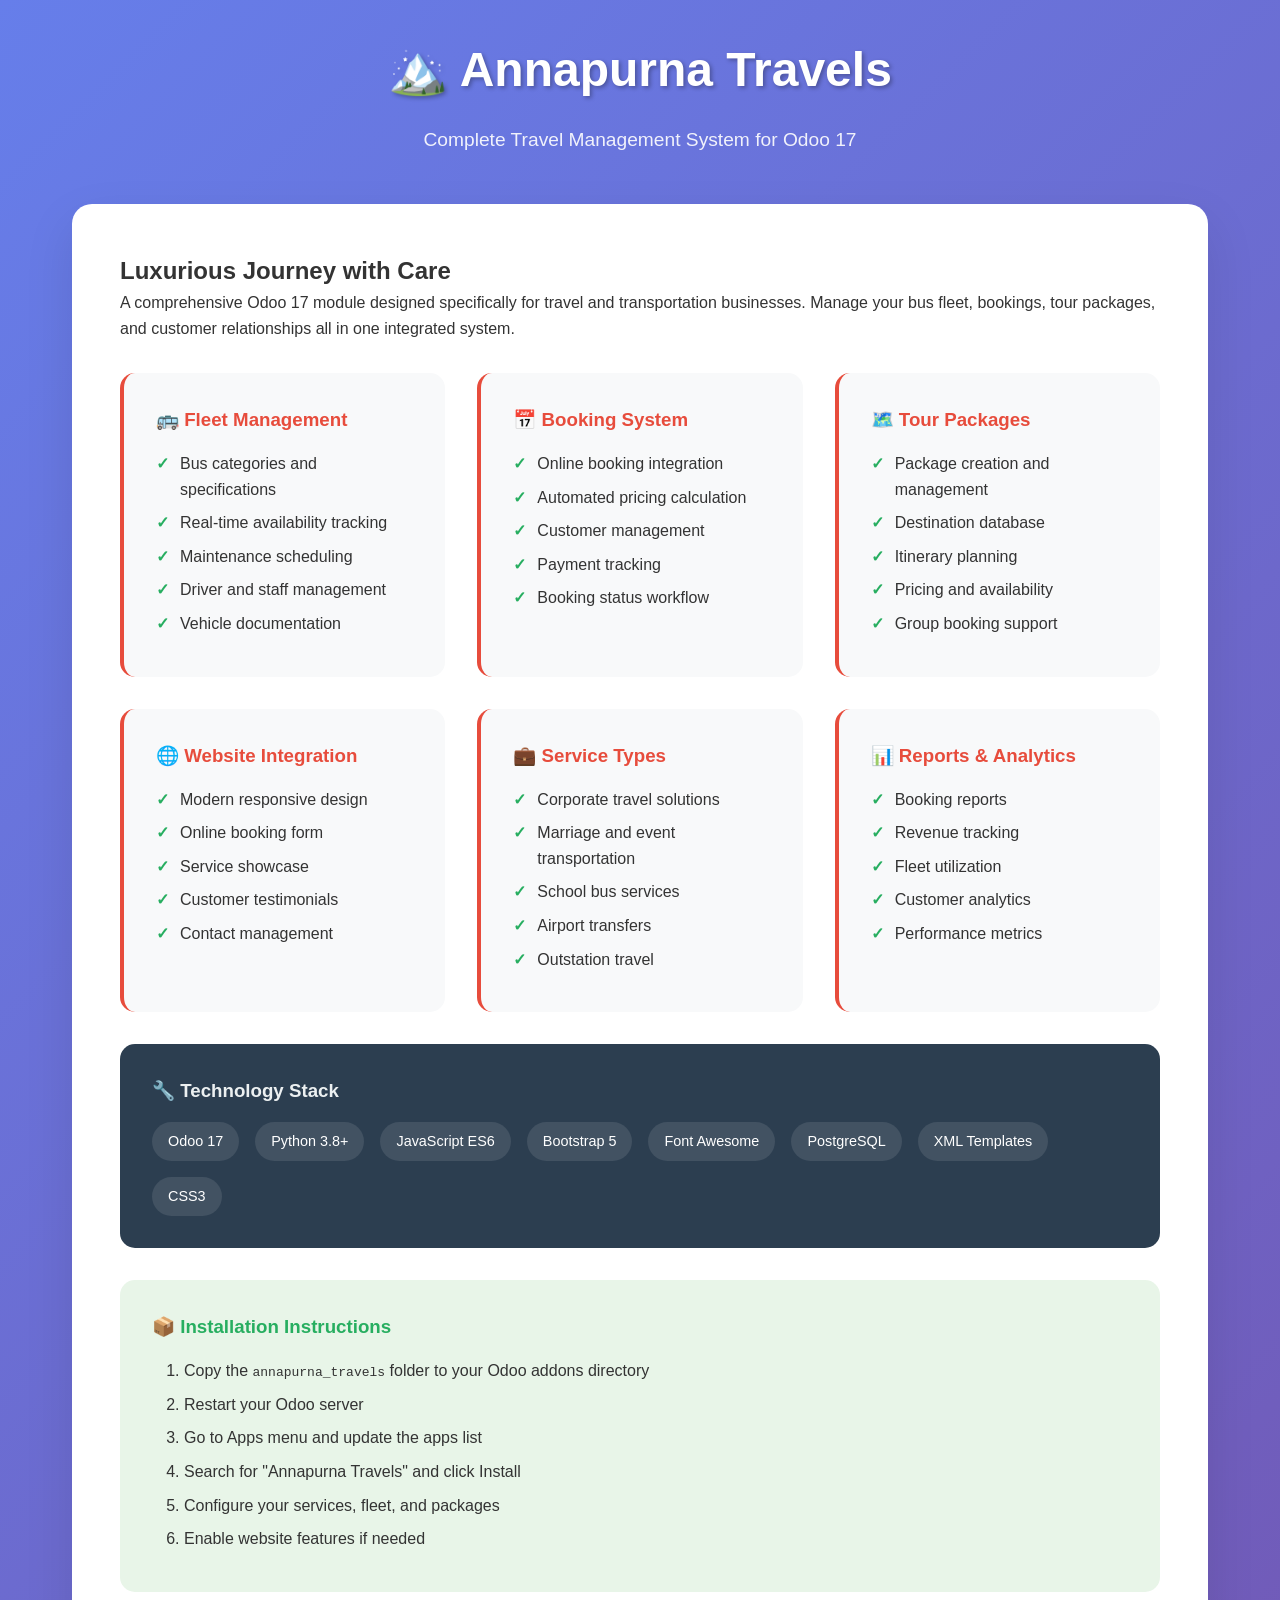
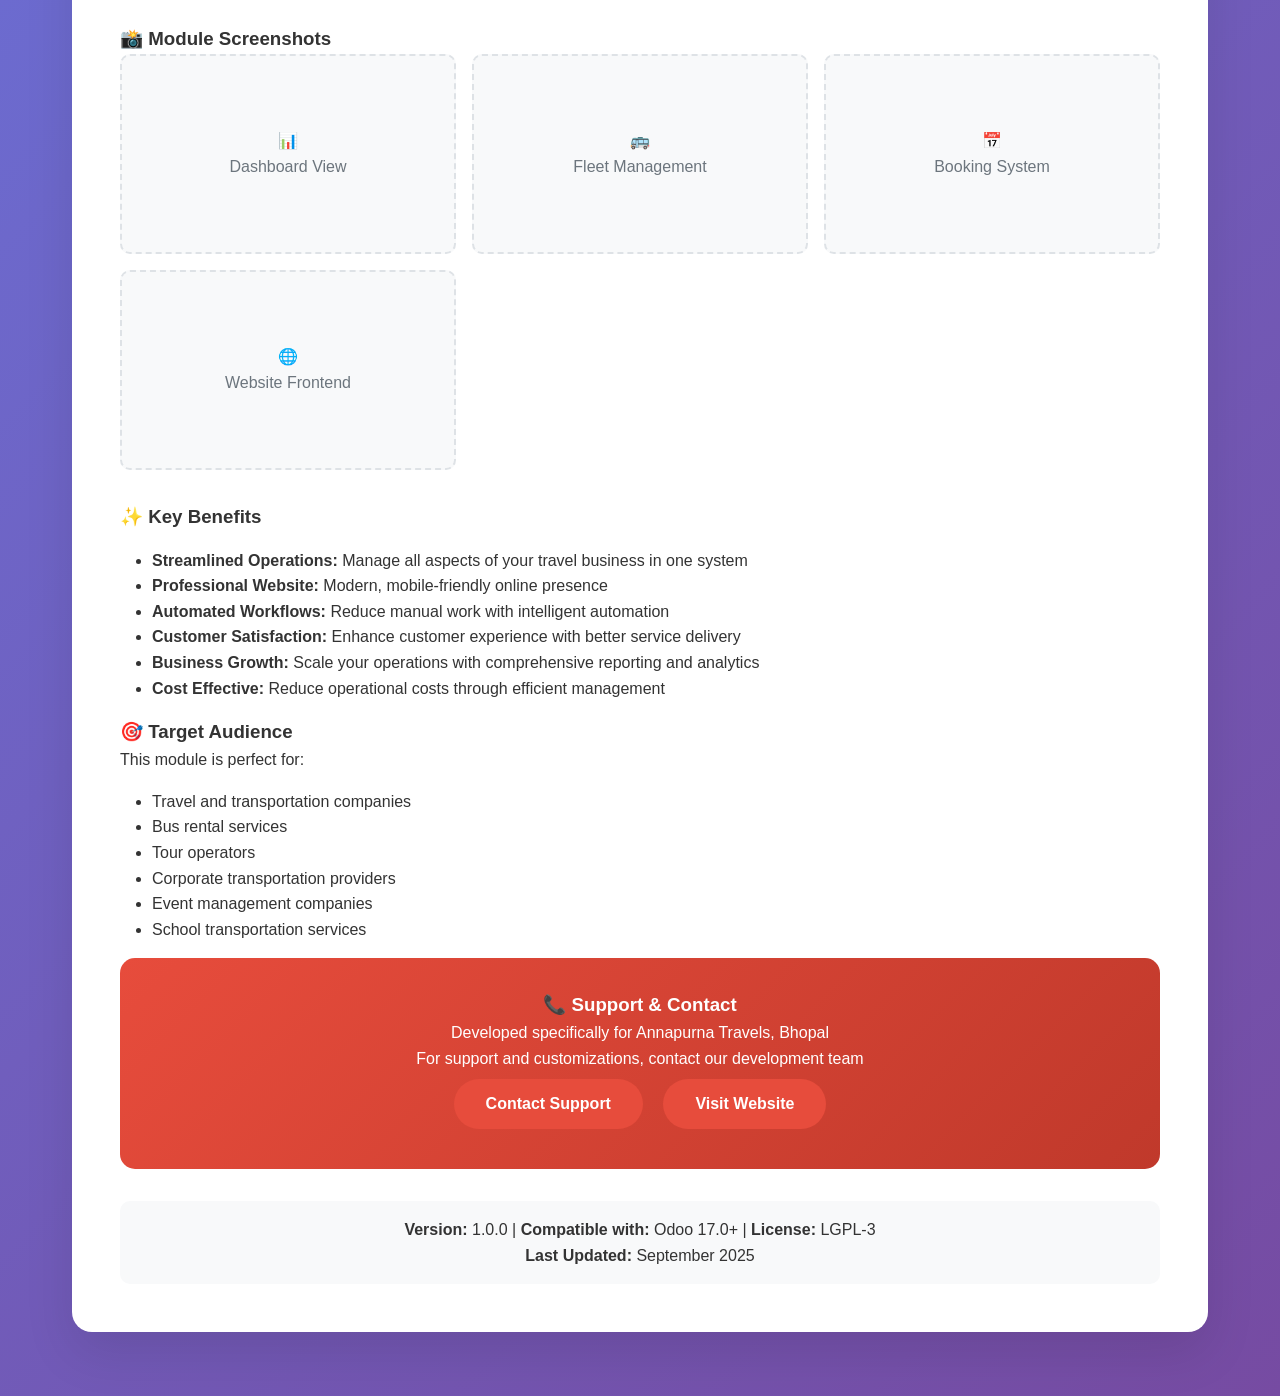
<file: addons/annapurna_travels/static/description/index.html>
<!DOCTYPE html>
<html lang="en">
<head>
    <meta charset="UTF-8">
    <meta name="viewport" content="width=device-width, initial-scale=1.0">
    <title>Annapurna Travels - Odoo Module</title>
    <style>
        * {
            margin: 0;
            padding: 0;
            box-sizing: border-box;
        }

        body {
            font-family: 'Segoe UI', Tahoma, Geneva, Verdana, sans-serif;
            line-height: 1.6;
            color: #333;
            background: linear-gradient(135deg, #667eea 0%, #764ba2 100%);
            min-height: 100vh;
        }

        .container {
            max-width: 1200px;
            margin: 0 auto;
            padding: 2rem;
        }

        .header {
            text-align: center;
            margin-bottom: 3rem;
            color: white;
        }

        .header h1 {
            font-size: 3rem;
            margin-bottom: 1rem;
            text-shadow: 2px 2px 4px rgba(0,0,0,0.3);
        }

        .header .tagline {
            font-size: 1.2rem;
            opacity: 0.9;
        }

        .content {
            background: white;
            border-radius: 20px;
            padding: 3rem;
            box-shadow: 0 20px 50px rgba(0,0,0,0.1);
            margin-bottom: 2rem;
        }

        .features-grid {
            display: grid;
            grid-template-columns: repeat(auto-fit, minmax(300px, 1fr));
            gap: 2rem;
            margin: 2rem 0;
        }

        .feature-card {
            background: #f8f9fa;
            padding: 2rem;
            border-radius: 15px;
            border-left: 4px solid #e74c3c;
        }

        .feature-card h3 {
            color: #e74c3c;
            margin-bottom: 1rem;
        }

        .feature-card ul {
            list-style: none;
        }

        .feature-card li {
            margin-bottom: 0.5rem;
            padding-left: 1.5rem;
            position: relative;
        }

        .feature-card li::before {
            content: "✓";
            position: absolute;
            left: 0;
            color: #27ae60;
            font-weight: bold;
        }

        .tech-stack {
            background: #2c3e50;
            color: white;
            padding: 2rem;
            border-radius: 15px;
            margin: 2rem 0;
        }

        .tech-stack h3 {
            margin-bottom: 1rem;
            color: #ecf0f1;
        }

        .tech-items {
            display: flex;
            flex-wrap: wrap;
            gap: 1rem;
        }

        .tech-item {
            background: rgba(255,255,255,0.1);
            padding: 0.5rem 1rem;
            border-radius: 25px;
            font-size: 0.9rem;
        }

        .installation {
            background: #e8f5e8;
            padding: 2rem;
            border-radius: 15px;
            margin: 2rem 0;
        }

        .installation h3 {
            color: #27ae60;
            margin-bottom: 1rem;
        }

        .installation ol {
            padding-left: 2rem;
        }

        .installation li {
            margin-bottom: 0.5rem;
        }

        .screenshots {
            margin: 2rem 0;
        }

        .screenshot-grid {
            display: grid;
            grid-template-columns: repeat(auto-fit, minmax(250px, 1fr));
            gap: 1rem;
        }

        .screenshot-placeholder {
            background: #f8f9fa;
            border: 2px dashed #dee2e6;
            border-radius: 10px;
            padding: 2rem;
            text-align: center;
            color: #6c757d;
            min-height: 200px;
            display: flex;
            flex-direction: column;
            justify-content: center;
            align-items: center;
        }

        .contact-info {
            background: linear-gradient(135deg, #e74c3c, #c0392b);
            color: white;
            padding: 2rem;
            border-radius: 15px;
            text-align: center;
        }

        .btn {
            display: inline-block;
            padding: 0.75rem 2rem;
            background: #e74c3c;
            color: white;
            text-decoration: none;
            border-radius: 25px;
            font-weight: 600;
            transition: all 0.3s ease;
            margin: 0.5rem;
        }

        .btn:hover {
            background: #c0392b;
            transform: translateY(-2px);
            box-shadow: 0 5px 15px rgba(0,0,0,0.2);
        }

        .version-info {
            text-align: center;
            margin-top: 2rem;
            padding: 1rem;
            background: #f8f9fa;
            border-radius: 10px;
        }

        @media (max-width: 768px) {
            .header h1 {
                font-size: 2rem;
            }

            .container {
                padding: 1rem;
            }

            .content {
                padding: 2rem;
            }
        }
    </style>
</head>
<body>
    <div class="container">
        <div class="header">
            <h1>🏔️ Annapurna Travels</h1>
            <p class="tagline">Complete Travel Management System for Odoo 17</p>
        </div>

        <div class="content">
            <h2>Luxurious Journey with Care</h2>
            <p>
                A comprehensive Odoo 17 module designed specifically for travel and transportation businesses.
                Manage your bus fleet, bookings, tour packages, and customer relationships all in one integrated system.
            </p>

            <div class="features-grid">
                <div class="feature-card">
                    <h3>🚌 Fleet Management</h3>
                    <ul>
                        <li>Bus categories and specifications</li>
                        <li>Real-time availability tracking</li>
                        <li>Maintenance scheduling</li>
                        <li>Driver and staff management</li>
                        <li>Vehicle documentation</li>
                    </ul>
                </div>

                <div class="feature-card">
                    <h3>📅 Booking System</h3>
                    <ul>
                        <li>Online booking integration</li>
                        <li>Automated pricing calculation</li>
                        <li>Customer management</li>
                        <li>Payment tracking</li>
                        <li>Booking status workflow</li>
                    </ul>
                </div>

                <div class="feature-card">
                    <h3>🗺️ Tour Packages</h3>
                    <ul>
                        <li>Package creation and management</li>
                        <li>Destination database</li>
                        <li>Itinerary planning</li>
                        <li>Pricing and availability</li>
                        <li>Group booking support</li>
                    </ul>
                </div>

                <div class="feature-card">
                    <h3>🌐 Website Integration</h3>
                    <ul>
                        <li>Modern responsive design</li>
                        <li>Online booking form</li>
                        <li>Service showcase</li>
                        <li>Customer testimonials</li>
                        <li>Contact management</li>
                    </ul>
                </div>

                <div class="feature-card">
                    <h3>💼 Service Types</h3>
                    <ul>
                        <li>Corporate travel solutions</li>
                        <li>Marriage and event transportation</li>
                        <li>School bus services</li>
                        <li>Airport transfers</li>
                        <li>Outstation travel</li>
                    </ul>
                </div>

                <div class="feature-card">
                    <h3>📊 Reports & Analytics</h3>
                    <ul>
                        <li>Booking reports</li>
                        <li>Revenue tracking</li>
                        <li>Fleet utilization</li>
                        <li>Customer analytics</li>
                        <li>Performance metrics</li>
                    </ul>
                </div>
            </div>

            <div class="tech-stack">
                <h3>🔧 Technology Stack</h3>
                <div class="tech-items">
                    <span class="tech-item">Odoo 17</span>
                    <span class="tech-item">Python 3.8+</span>
                    <span class="tech-item">JavaScript ES6</span>
                    <span class="tech-item">Bootstrap 5</span>
                    <span class="tech-item">Font Awesome</span>
                    <span class="tech-item">PostgreSQL</span>
                    <span class="tech-item">XML Templates</span>
                    <span class="tech-item">CSS3</span>
                </div>
            </div>

            <div class="installation">
                <h3>📦 Installation Instructions</h3>
                <ol>
                    <li>Copy the <code>annapurna_travels</code> folder to your Odoo addons directory</li>
                    <li>Restart your Odoo server</li>
                    <li>Go to Apps menu and update the apps list</li>
                    <li>Search for "Annapurna Travels" and click Install</li>
                    <li>Configure your services, fleet, and packages</li>
                    <li>Enable website features if needed</li>
                </ol>
            </div>

            <div class="screenshots">
                <h3>📸 Module Screenshots</h3>
                <div class="screenshot-grid">
                    <div class="screenshot-placeholder">
                        <div>📊</div>
                        <p>Dashboard View</p>
                    </div>
                    <div class="screenshot-placeholder">
                        <div>🚌</div>
                        <p>Fleet Management</p>
                    </div>
                    <div class="screenshot-placeholder">
                        <div>📅</div>
                        <p>Booking System</p>
                    </div>
                    <div class="screenshot-placeholder">
                        <div>🌐</div>
                        <p>Website Frontend</p>
                    </div>
                </div>
            </div>

            <h3>✨ Key Benefits</h3>
            <ul style="padding-left: 2rem; margin: 1rem 0;">
                <li><strong>Streamlined Operations:</strong> Manage all aspects of your travel business in one system</li>
                <li><strong>Professional Website:</strong> Modern, mobile-friendly online presence</li>
                <li><strong>Automated Workflows:</strong> Reduce manual work with intelligent automation</li>
                <li><strong>Customer Satisfaction:</strong> Enhance customer experience with better service delivery</li>
                <li><strong>Business Growth:</strong> Scale your operations with comprehensive reporting and analytics</li>
                <li><strong>Cost Effective:</strong> Reduce operational costs through efficient management</li>
            </ul>

            <h3>🎯 Target Audience</h3>
            <p>This module is perfect for:</p>
            <ul style="padding-left: 2rem; margin: 1rem 0;">
                <li>Travel and transportation companies</li>
                <li>Bus rental services</li>
                <li>Tour operators</li>
                <li>Corporate transportation providers</li>
                <li>Event management companies</li>
                <li>School transportation services</li>
            </ul>

            <div class="contact-info">
                <h3>📞 Support & Contact</h3>
                <p>Developed specifically for Annapurna Travels, Bhopal</p>
                <p>For support and customizations, contact our development team</p>
                <a href="mailto:info@annapurnatravels.co.in" class="btn">Contact Support</a>
                <a href="https://annapurnatravels.co.in" class="btn">Visit Website</a>
            </div>

            <div class="version-info">
                <p><strong>Version:</strong> 1.0.0 | <strong>Compatible with:</strong> Odoo 17.0+ | <strong>License:</strong> LGPL-3</p>
                <p><strong>Last Updated:</strong> September 2025</p>
            </div>
        </div>
    </div>
</body>
</html>
</file>
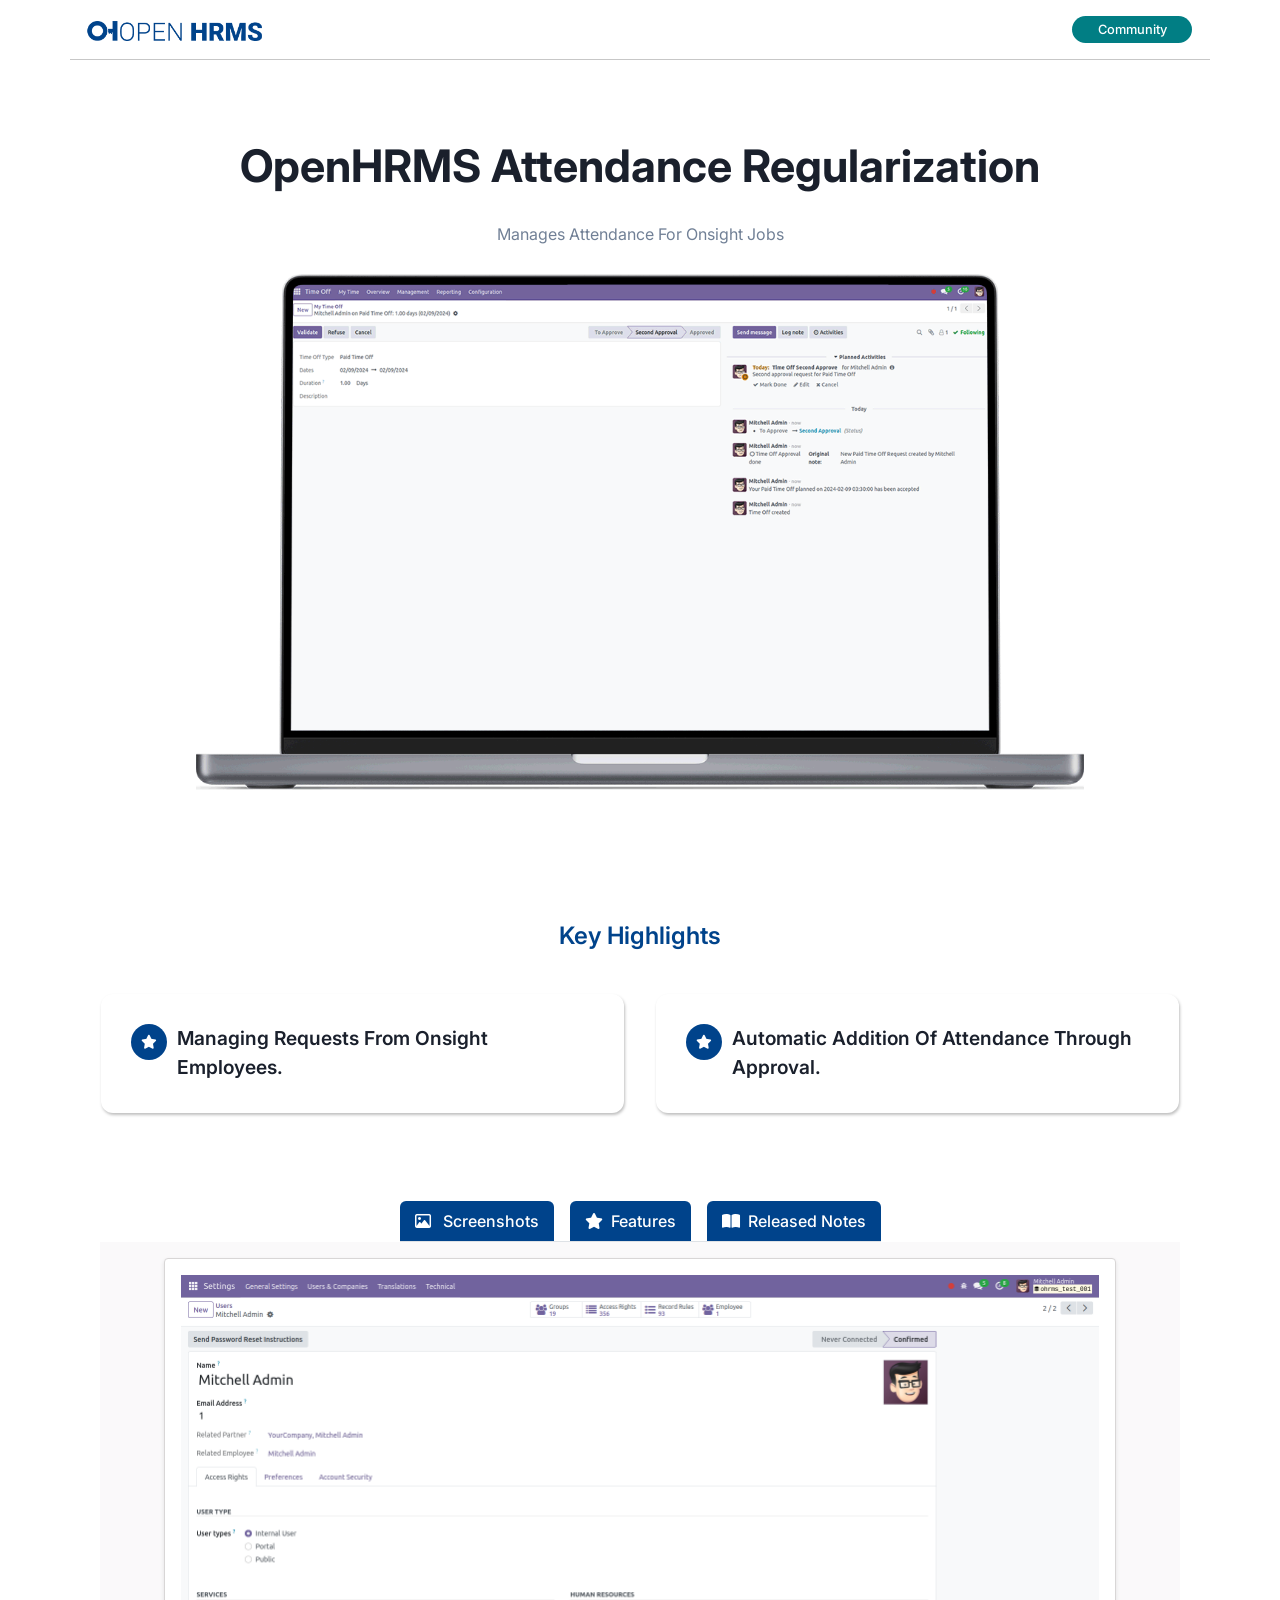
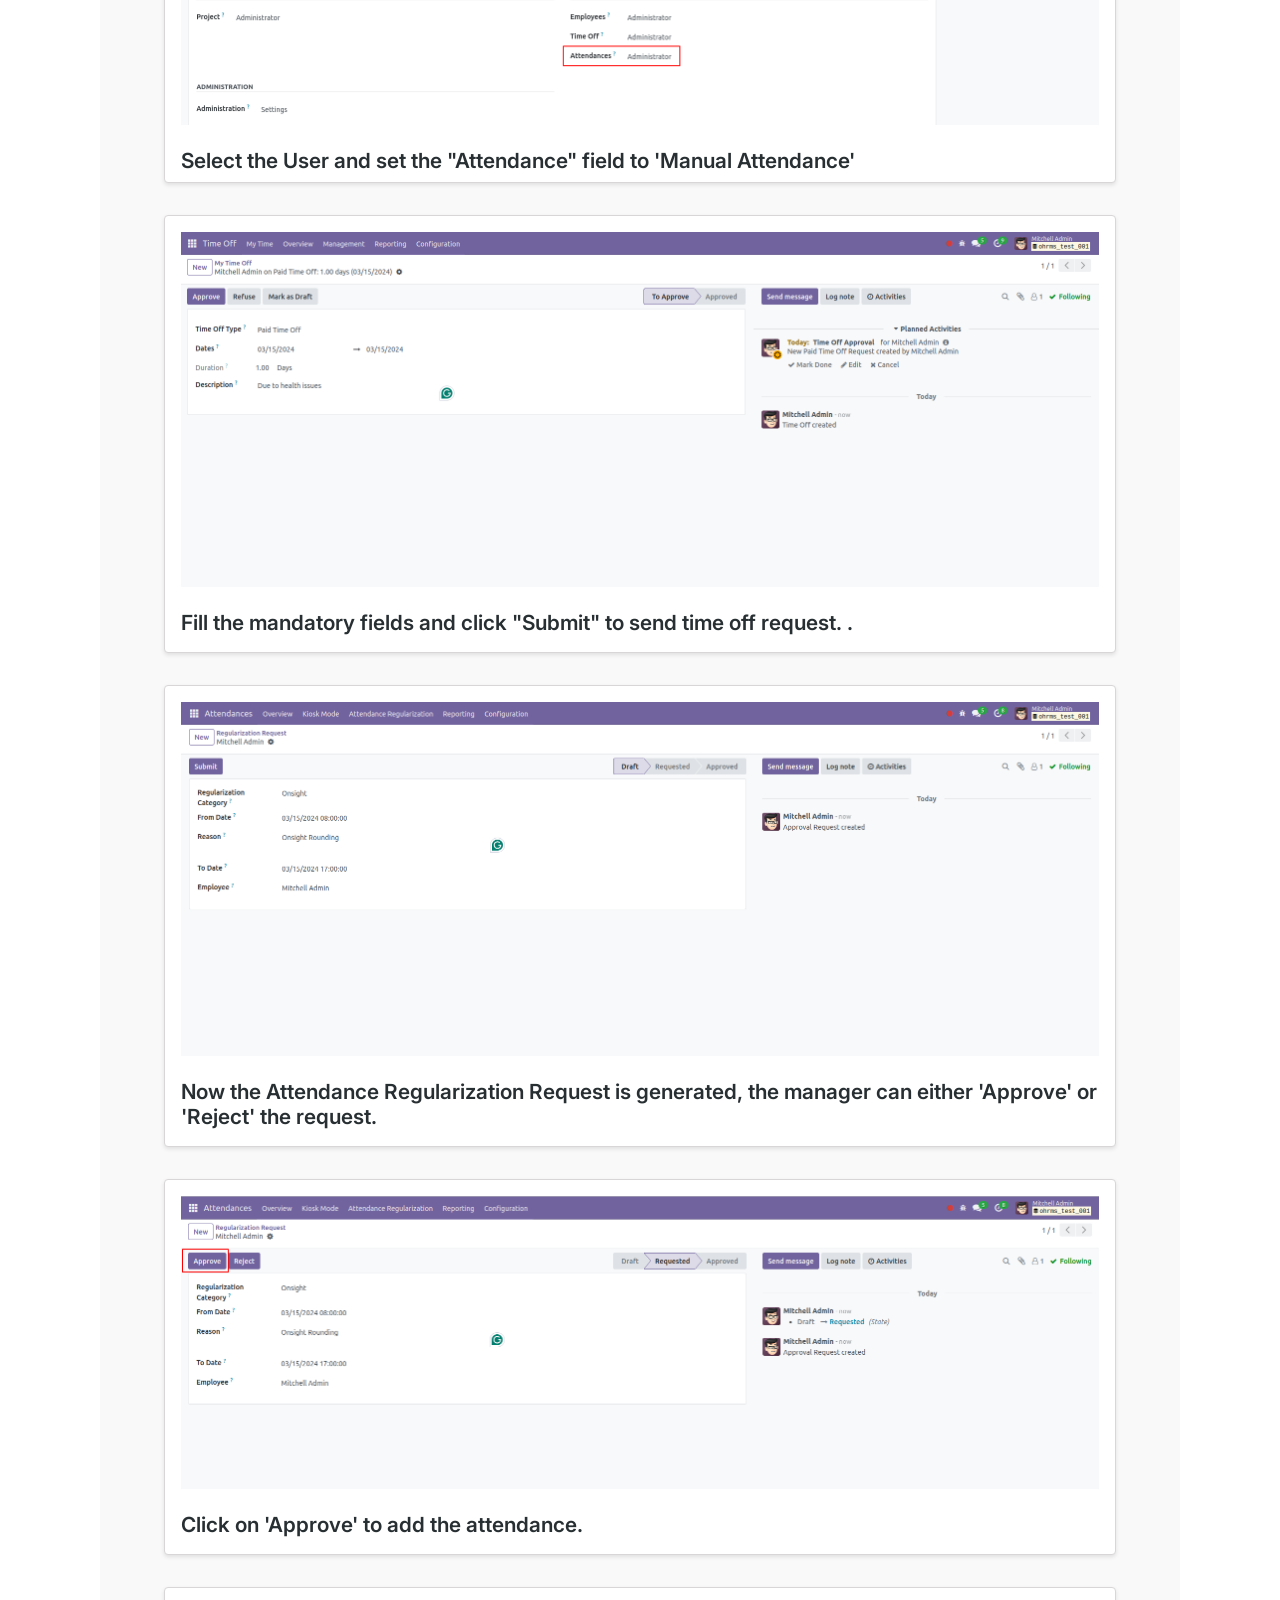
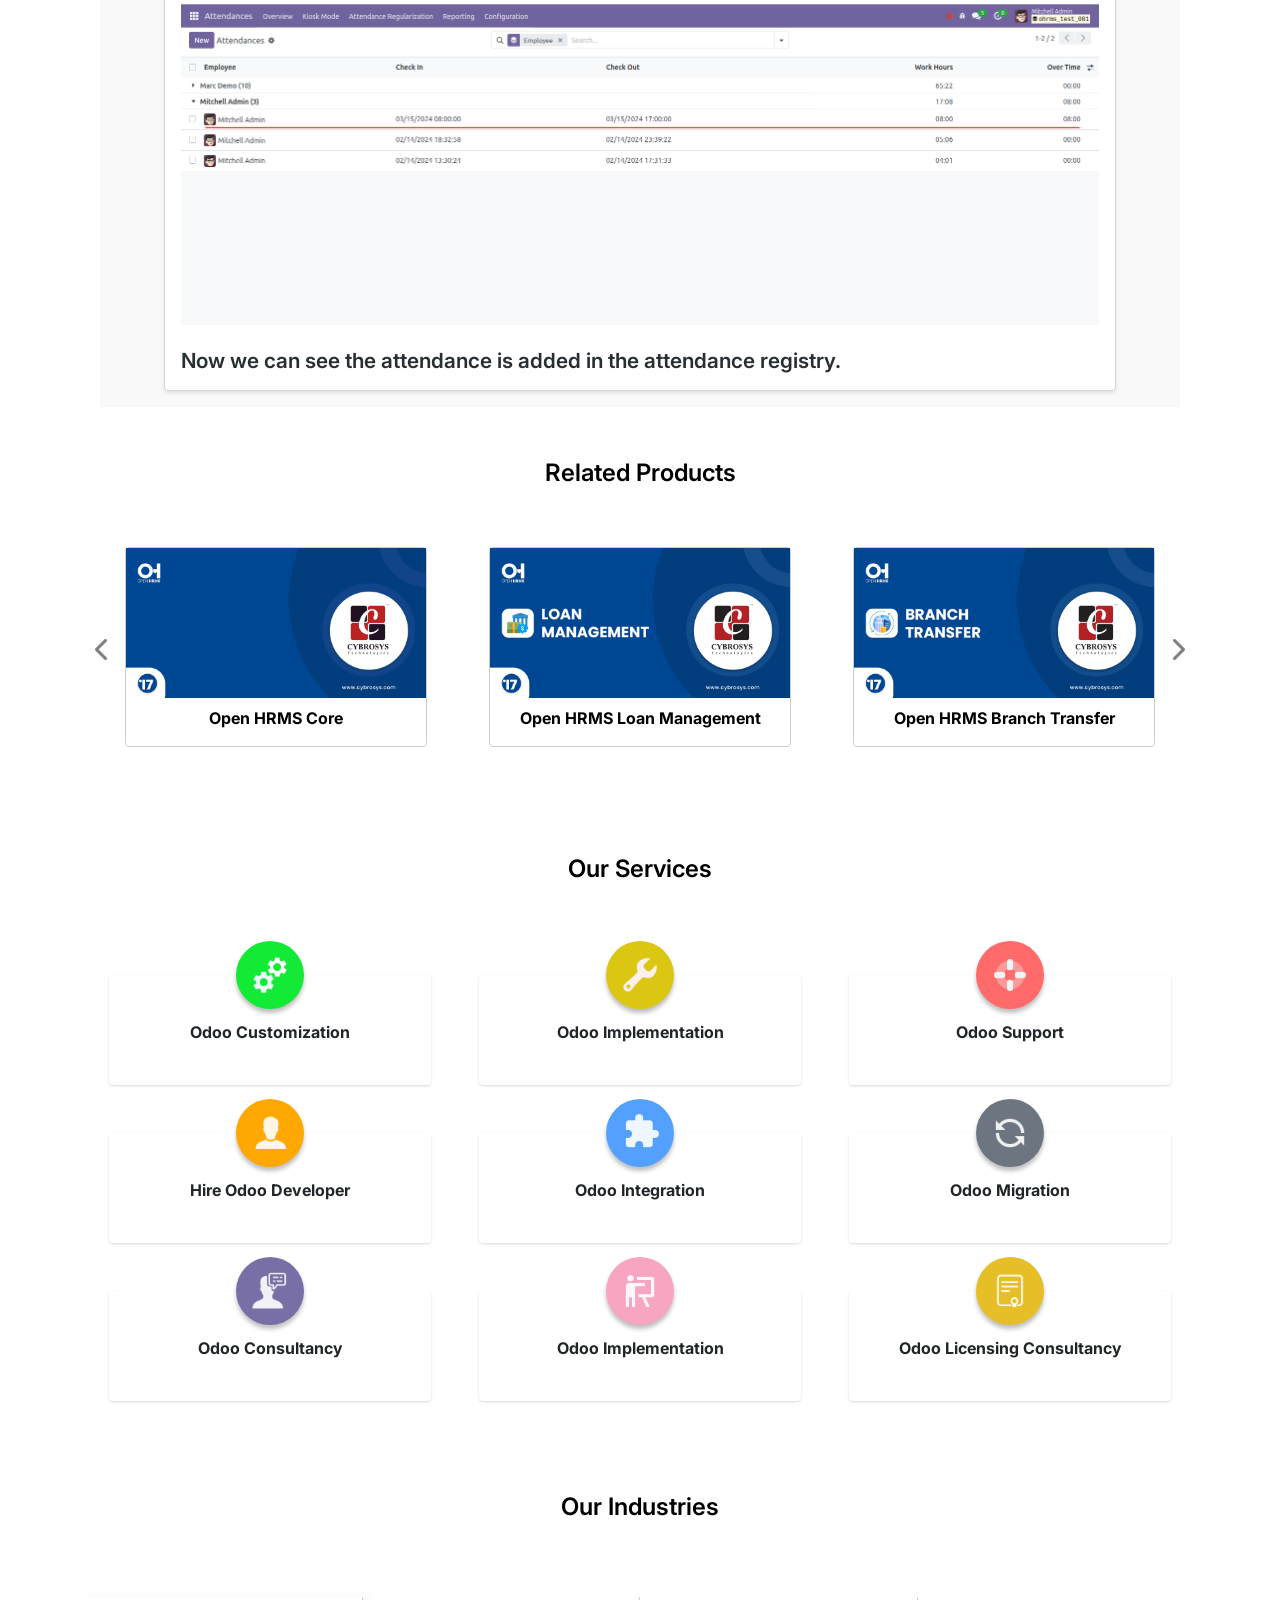
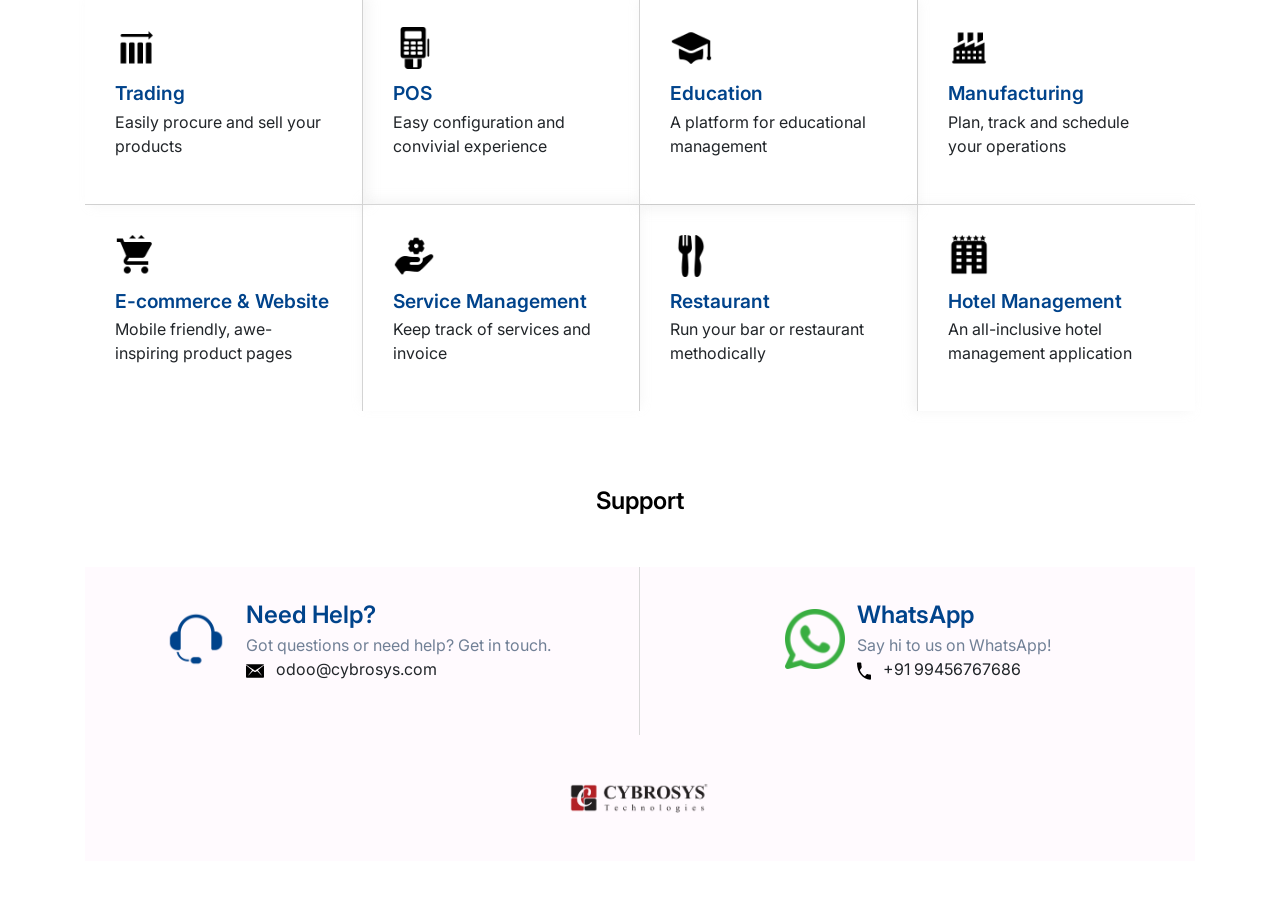
<file: addons/attendance_regularization/static/description/index.html>
<!DOCTYPE html>
<html lang="en">
<head>
    <meta charset="UTF-8">
    <meta name="viewport" content="width=device-width, initial-scale=1.0">
    <title>Odoo App 3 Index</title>

    <!-- Bootstrap CSS -->
    <link rel="stylesheet"
          href="https://cdn.jsdelivr.net/npm/bootstrap@4.0.0/dist/css/bootstrap.min.css"
          integrity="sha384-Gn5384xqQ1aoWXA+058RXPxPg6fy4IWvTNh0E263XmFcJlSAwiGgFAW/dAiS6JXm"
          crossorigin="anonymous">
    <link rel="stylesheet"
          href="https://cdnjs.cloudflare.com/ajax/libs/font-awesome/6.2.1/css/all.min.css">
    <link rel="preconnect" href="https://fonts.googleapis.com">
    <link rel="preconnect" href="https://fonts.gstatic.com" crossorigin>
    <link href="https://fonts.googleapis.com/css2?family=Inter:wght@400;500;600;700;800&display=swap"
          rel="stylesheet">
</head>
<body>
<section>
    <div class="container"
         style="font-family: 'Inter', sans-serif !important;background-color: #fff !important;">
        <div class="row">
            <div class="col-sm-12 col-md-12 col-lg-12 d-flex justify-content-between flex-wrap align-items-sm-center"
                 style="border-bottom:1px solid rgba(0, 0, 0, 0.22)">
                <div class="my-3">
                    <img src="assets/images/logo-horizontal (1).png"
                         style="width:auto !important; height:20px !important">
                </div>
                <div class="my-3 d-flex align-items-center">
                    <div class="text-center"
                         style="background-color:#017E84 !important;font-size: 0.8rem !important; color:#fff !important; font-weight:500 !important; padding:4px !important; margin:0 3px !important; border-radius:50px !important; min-width: 120px !important;">
                        Community
                    </div>
                </div>
            </div>
        </div>
        <div class="row">
            <div class="col-sm-12 col-md-12 col-lg-12 text-center d-flex align-items-center flex-column"
                 style="margin: 80px 0px !important;">
                <h1 style="font-size: 2.8rem;font-weight: 700; color:
                    #1A202C;">
                    OpenHRMS Attendance Regularization</h1>
                <p class="my-3 mb-4"
                   style="max-width: 80%; font-weight: 400 !important; line-height: 32px; color: #718096;">
                    Manages Attendance For Onsight Jobs
                </p>
                <div style="width: 80%;">
                    <img src="assets/screenshots/hero.gif"
                         class="img-responsive" width="100%" height="auto">
                </div>
            </div>
        </div>
        <div class="container mt-5 mb-5">
            <div class="col-lg-12 d-flex flex-column justify-content-center align-items-center mt-4">
                <p class="m-0"
                   style="font-weight: 600; font-size: 24px; color:#00438B !important">
                    Key Highlights
                </p>
            </div>
            <div class="row py-4">
                <div class="col-md-6 col-sm-12 p-3">
                    <div class="d-flex   h-100" style="padding: 30px;border-radius: 12px;
                                    background: #FFF;
                                    box-shadow: 1px 2px 3px 0px rgba(0, 0, 0, 0.25); ">
                        <div style="width: 36px; height: 36px; border-radius: 50%; background: #00438B;
                                    display: flex; justify-content: center; align-items: center;
                                    margin-right: 10px;flex-shrink: 0;">
                            <i class="fa-solid fa-star  "
                               style="color: #fff;font-size:14px;"></i>
                        </div>
                        <div>
                            <p style="color: #1A202C;font-weight: 600;
                                      font-size: 1.2rem; margin-bottom: 2px;">
                               Managing Requests From Onsight Employees.</p>
                        </div>
                    </div>
                </div>
                <div class="col-md-6 col-sm-12 p-3">
                    <div class="d-flex   h-100" style="padding: 30px;border-radius: 12px;
                                    background: #FFF;
                                    box-shadow: 1px 2px 3px 0px rgba(0, 0, 0, 0.25); ">
                        <div style="width: 36px; height: 36px; border-radius: 50%; background:#00438B;
                                    display: flex; justify-content: center; align-items: center;
                                    margin-right: 10px;flex-shrink: 0;">
                            <i class="fa-solid fa-star  "
                               style="color: #fff;font-size:14px;"></i>
                        </div>
                        <div>
                            <p style="color: #1A202C;font-weight: 600;
                                      font-size: 1.2rem; margin-bottom: 2px;">
                               Automatic Addition Of Attendance Through Approval.</p>
                            <p class="m-0" style="color:#718096">
                            </p>
                        </div>
                    </div>
                </div>
            </div>
        </div>
        <div class="container rounded">
            <ul class="nav nav-tabs d-flex"
                style="width: fit-content;margin: 0 auto;gap: 1rem;">
                <li class="col text-center py-2 text-nowrap "
                    style="color: #fff; background-color: #00438B;border-radius: 6px 6px 0px 0px;">
                    <a
                            class="active show" data-toggle="tab" href="#tab1"
                            style="color: #fff;font-weight: 500; background-color: #00438B; text-decoration: none;">
                        <i class="fa-regular fa-image  pr-2"
                           style="color: #fff;"></i>
                        Screenshots</a></li>

                <li class="col text-center py-2 text-nowrap "
                    style="color: #fff; background-color: #00438B;border-radius: 6px 6px 0px 0px;">
                    <a
                            data-toggle="tab" href="#tab2"
                            style="color: #fff;font-weight: 500;  text-decoration: none;"><i
                            class="fa-solid fa-star  pr-2"
                            style="color: #fff;"></i>Features</a></li>
                <li class="col text-center py-2 text-nowrap "
                    style="color: #fff; background-color: #00438B;border-radius: 6px 6px 0px 0px;">
                    <a
                            data-toggle="tab" href="#tab3"
                            style="color: #fff;font-weight: 500; text-decoration: none; background-color:#00438B;"><i
                            class="fa-solid fa-book-open  pr-2"
                            style="color: #fff;"></i>Released Notes</a></li>
            </ul>
            <div class="tab-content"
                 style="background-color: rgba(121, 113, 119, 0.04);">
                <div id="tab1" class="tab-pane fade in active show">
                    <div class="col-lg-12 py-2"
                         style="padding: 1rem 4rem !important;">
                        <div
                                style="border: 1px solid #d8d6d6; border-radius: 4px; background: #fff; box-shadow: 0 2px 4px rgba(0, 0, 0, 0.1);">
                            <div class="row justify-content-center p-3 w-100 m-0">

                                <img src="assets/screenshots/scrn_001.png"
                                     class="img-responsive" width="100%"
                                     height="auto">
                            </div>
                            <div class="px-3">
                                <h4 class="mt-2"
                                    style=" font-weight:600 !important; color:#282F33 !important; font-size:1.3rem !important">
                                    Select the User and set
                the "Attendance" field to 'Manual Attendance'</h4>
                            </div>
                        </div>
                    </div>
                    <div class="col-lg-12 py-2"
                         style="padding: 1rem 4rem !important;">
                        <div
                                style="border: 1px solid #d8d6d6; border-radius: 4px;  background: #fff; box-shadow: 0 2px 4px rgba(0, 0, 0, 0.1);">
                            <div class="row justify-content-center p-3 w-100 m-0">

                                <img src="assets/screenshots/scrn_002.png"
                                     class="img-responsive" width="100%"
                                     height="auto">
                            </div>
                            <div class="px-3">
                                <h4 class="mt-2"
                                    style=" font-weight:600 !important; color:#282F33 !important; font-size:1.3rem !important">
                                    Fill the mandatory fields
                            and click "Submit" to send time off request.
                                    .</h4>
                                <p style=" color:#718096!important; font-size:1rem !important;line-height: 28px;">
                                </p>
                            </div>
                        </div>
                    </div>
                    <div class="col-lg-12 py-2"
                         style="padding: 1rem 4rem !important;">
                        <div
                                style="border: 1px solid #d8d6d6; border-radius: 4px;  background: #fff; box-shadow: 0 2px 4px rgba(0, 0, 0, 0.1);">
                            <div class="row justify-content-center p-3 w-100 m-0">

                                <img src="assets/screenshots/scrn_004.png"
                                     class="img-responsive" width="100%"
                                     height="auto">
                            </div>
                            <div class="px-3">
                                <h4 class="mt-2"
                                    style=" font-weight:600 !important; color:#282F33 !important; font-size:1.3rem !important">
                                    Now the Attendance
                            Regularization Request is generated, the manager can either 'Approve' or 'Reject' the request.
                                </h4>
                                <p style=" color:#718096!important; font-size:1rem !important;line-height: 28px;">
                                </p>
                            </div>
                        </div>
                    </div>
                    <div class="col-lg-12 py-2"
                         style="padding: 1rem 4rem !important;">
                        <div
                                style="border: 1px solid #d8d6d6; border-radius: 4px;  background: #fff; box-shadow: 0 2px 4px rgba(0, 0, 0, 0.1);">
                            <div class="row justify-content-center p-3 w-100 m-0">

                                <img src="assets/screenshots/scrn_006.png"
                                     class="img-responsive" width="100%"
                                     height="auto">
                            </div>
                            <div class="px-3">
                                <h4 class="mt-2"
                                    style=" font-weight:600 !important; color:#282F33 !important; font-size:1.3rem !important">
                                    Click on 'Approve' to add
                            the attendance.
                                </h4>
                                <p style=" color:#718096!important; font-size:1rem !important;line-height: 28px;">
                                </p>
                            </div>
                        </div>
                    </div>
                    <div class="col-lg-12 py-2"
                         style="padding: 1rem 4rem !important;">
                        <div
                                style="border: 1px solid #d8d6d6; border-radius: 4px;  background: #fff; box-shadow: 0 2px 4px rgba(0, 0, 0, 0.1);">
                            <div class="row justify-content-center p-3 w-100 m-0">

                                <img src="assets/screenshots/scrn_005.png"
                                     class="img-responsive" width="100%"
                                     height="auto">
                            </div>
                            <div class="px-3">
                                <h4 class="mt-2"
                                    style=" font-weight:600 !important; color:#282F33 !important; font-size:1.3rem !important">
                                    Now we can see the
                            attendance is added in the attendance registry.
                                </h4>
                                <p style=" color:#718096!important; font-size:1rem !important;line-height: 28px;">
                                </p>
                            </div>
                        </div>
                    </div>
                </div>
                <div id="tab2" class="tab-pane fade">
                    <div class="col-mg-12" style="padding: 1rem 4rem;">
                        <ul style="list-style: none; padding: 1rem 0;font-weight: 500;">
                            <li class="py-3"
                                style="font-weight: 500;background-color: #fff; border-radius: 4px; padding: 1rem; margin-bottom: 1rem; box-shadow: 0 2px 4px rgba(0, 0, 0, 0.1);">
                                    <span style="margin-right: 12px;"><img
                                            src="assets/images/star (1) 2.svg"
                                            alt=""
                                            width="16px"></span>
                                 Managing regularization requests for insight employees
                            </li>
                            <li class="py-3"
                                style="font-weight: 500;background-color: #fff; border-radius: 4px; padding: 1rem; margin-bottom: 1rem; box-shadow: 0 2px 4px rgba(0, 0, 0, 0.1);">
                                    <span style="margin-right: 12px;"><img
                                            src="assets/images/star (1) 2.svg"
                                            alt=""
                                            width="16px"></span>
                                  Approve/Reject requests.
                                   <ul style="list-style: none;font-weight: 400; color:#718096">
                                    <li>
                                     If approved
          attendance to the corresponding date will added for the employee.
                                    </li>
                                </ul>
                            </li>
                        </ul>
                    </div>
                </div>
                <div id="tab3" class="tab-pane fade">
                    <div class="col-mg-12 active" style="padding: 1rem 4rem;">
                        <div class="py-3"
                             style="font-weight: 500;background-color: #fff; border-radius: 4px; padding: 1rem; box-shadow: 0 2px 4px rgba(0, 0, 0, 0.1);">
                            <div class="d-flex mb-3"
                                 style="font-size: 0.8rem; font-weight: 500;"><span>Version
                                        17.0.1.0.0</span><span
                                    class="px-2">|</span><span
                                    style="color: #714B67;font-weight: 600;">Released on:15th March 2024</span>
                            </div>
                            <p class="m-0"
                               style=" color:#718096!important; font-size:1rem !important;line-height: 28px;">

                                Initial commit for Open HRMS Attendance Regularization
                            </p>
                        </div>
                    </div>
                </div>
            </div>
        </div>
        <div class="container mt-5">
            <div class="col-lg-12 d-flex flex-column justify-content-center align-items-center mt-5">
                <p class="m-0"
                   style="font-weight: 600; font-size: 24px; color:#000 !important">
                    Related Products</p>
            </div>
        </div>
        <div id="myCarousel" class="carousel slide py-3" data-ride="carousel">
            <div class="carousel-inner">
                <div class="carousel-item active">
                    <div class="row p-4">
                        <div class="col">
                            <div class="p-3">
                                <a href="https://apps.odoo.com/apps/modules/17.0/ohrms_core/#"
                                   style="color: #000; text-decoration: none;">
                                    <div style="border:1px solid #CBCBCB !important;border-radius: 4px;">
                                        <div style="width: 300px; ">
                                            <img src="assets/modules/banner_2.gif"
                                                 alt=""
                                                 width="100%" height="auto">
                                        </div>
                                        <p class="text-center pt-2 text-black font-weight-bold">
                                            Open HRMS Core</p>
                                    </div>
                                </a>
                            </div>
                        </div>
                        <div class="col">
                            <div class="p-3">
                                <a href="https://apps.odoo.com/apps/modules/17.0/ohrms_loan/#myCarousel"
                                   style="color: #000; text-decoration: none;">
                                    <div style="border:1px solid #CBCBCB !important;border-radius: 4px;">
                                        <div style="width: 300px; ">
                                            <img src="assets/modules/banner_3.jpg"
                                                 alt=""
                                                 width="100%" height="auto">
                                        </div>
                                        <p class="text-center pt-2 text-black font-weight-bold">
                                            Open HRMS Loan Management</p>
                                    </div>
                                </a>
                            </div>
                        </div>
                        <div class="col">
                            <div class="p-3">
                                <a href="https://apps.odoo.com/apps/modules/17.0/hr_employee_transfer/"
                                   style="color: #000; text-decoration: none;">
                                    <div style="border:1px solid #CBCBCB !important;border-radius: 4px;">
                                        <div style="width: 300px; ">
                                            <img src="assets/modules/banner_1.jpg"
                                                 alt=""
                                                 width="100%" height="auto">
                                        </div>
                                        <p class="text-center pt-2 text-black font-weight-bold">
                                            Open HRMS Branch Transfer</p>
                                    </div>
                                </a>
                            </div>
                        </div>
                    </div>
                </div>
                <div class="carousel-item">
                    <div class="row p-4">
                        <div class="col">
                            <div class="p-3">
                                <a href="https://apps.odoo.com/apps/modules/17.0/hrms_dashboard/"
                                   style="color: #000; text-decoration: none;">
                                    <div style="border:1px solid #CBCBCB !important;border-radius: 4px;">
                                        <div style="width: 300px; ">
                                            <img src="assets/modules/banner_4.jpg"
                                                 alt=""
                                                 width="100%" height="auto">
                                        </div>
                                        <p class="text-center pt-2 text-black font-weight-bold">
                                            Open HRMS HR Dashboard</p>
                                    </div>
                                </a>
                            </div>
                        </div>
                        <div class="col">
                            <div class="p-3">
                                <a href="https://apps.odoo.com/apps/modules/17.0/hr_reminder/"
                                   style="color: #000; text-decoration: none;">
                                    <div style="border:1px solid #CBCBCB !important;border-radius: 4px;">
                                        <div style="width: 300px;">
                                            <img src="assets/modules/banner_5.jpg"
                                                 alt=""
                                                 width="100%" height="auto">
                                        </div>
                                        <p class="text-center pt-2 text-black font-weight-bold">
                                           Open HRMS Reminders Todo</p>
                                    </div>
                                </a>
                            </div>
                        </div>
                        <div class="col">
                            <div class="p-3">
                                <a href="https://apps.odoo.com/apps/modules/17.0/hr_leave_request_aliasing/"
                                   style="color: #000; text-decoration: none;">
                                    <div style="border:1px solid #CBCBCB !important;border-radius: 4px;">
                                        <div style="width: 300px;">
                                            <img src="assets/modules/banner_6.jpg"
                                                 alt=""
                                                 width="100%" height="auto">
                                        </div>
                                        <p class="text-center pt-2 text-black font-weight-bold">
                                            Open HRMS Leave Request Aliasing</p>
                                    </div>
                                </a>
                            </div>
                        </div>
                    </div>
                </div>
            </div>
            <a class="carousel-control-prev" href="#myCarousel"
               data-slide="prev" style="width: 35px; color: #000;">
                    <span class="carousel-control-prev-icon">
                        <i class="fa fa-chevron-left"
                           style="font-size: 24px;"></i>
                    </span>
            </a>
            <a class="carousel-control-next" href="#myCarousel"
               data-slide="next" style="width: 35px; color: #000;">
                    <span class="carousel-control-next-icon">
                        <i class="fa fa-chevron-right"
                           style="font-size: 24px;"></i>
                    </span>
            </a>
        </div>
        <div class="container mt-5">
            <div class="col-lg-12 d-flex flex-column justify-content-center align-items-center mt-4">
                <p class="m-0"
                   style="font-weight: 600; font-size: 24px; color:#000 !important">
                    Our Services</p>
            </div>
        </div>
        <div class="container my-5">
            <div class="row py-3">
                <div class="col-md-4 col-sm-6 px-4 py-4">
                    <div
                            style="background-color: #fff; padding: 25px; text-align: center;  box-shadow: rgba(0, 0, 0, 0.1) 0px 1px 3px 0px, rgba(0, 0, 0, 0.06) 0px 1px 2px 0px; position: relative;border-radius: 4px;">

                        <div style="position: absolute; top: 0%; left: 50%; transform: translate(-50%, -50%);">
                            <div style="background-color:#13EA36 ; border-radius: 50%; padding: 15px;    width: 68px;
                                    height: 68px; display: inline-block; box-shadow:0px 4px 4px rgba(0, 0, 0, 0.25);">
                                <img src="assets/images/cogs.png"
                                     alt="service-icon" width="38px"
                                     height="auto">
                            </div>
                        </div>
                        <p style="margin-top: 20px; font-weight: bold;">Odoo
                            Customization</p>
                    </div>
                </div>
                <div class="col-md-4 col-sm-6 px-4 py-4">
                    <div
                            style="background-color: #fff; padding: 25px; text-align: center; box-shadow: rgba(0, 0, 0, 0.1) 0px 1px 3px 0px, rgba(0, 0, 0, 0.06) 0px 1px 2px 0px; position: relative;border-radius: 4px;">

                        <div style="position: absolute; top: 0%; left: 50%; transform: translate(-50%, -50%);">
                            <div style="background-color:#DBC711; border-radius: 50%; padding: 15px;    width: 68px;
                                    height: 68px; display: inline-block; box-shadow:0px 4px 4px rgba(0, 0, 0, 0.25);">
                                <img src="assets/images/wrench.png"
                                     alt="service-icon" width="38px"
                                     height="auto">
                            </div>
                        </div>
                        <p style="margin-top: 20px; font-weight: bold;">Odoo
                            Implementation</p>
                    </div>
                </div>
                <div class="col-md-4 col-sm-6 px-4 py-4">
                    <div
                            style="background-color: #fff; padding: 25px; text-align: center;  box-shadow: rgba(0, 0, 0, 0.1) 0px 1px 3px 0px, rgba(0, 0, 0, 0.06) 0px 1px 2px 0px; position: relative; border-radius: 4px;">

                        <div style="position: absolute; top: 0%; left: 50%; transform: translate(-50%, -50%);">
                            <div style="background-color:#FF6B6B ; border-radius: 50%; padding: 15px;    width: 68px;
                                    height: 68px; display: inline-block; box-shadow:0px 4px 4px rgba(0, 0, 0, 0.25);">
                                <img src="assets/images/lifebuoy.png"
                                     alt="service-icon" width="38px"
                                     height="auto">
                            </div>
                        </div>
                        <p style="margin-top: 20px; font-weight: bold;">Odoo
                            Support</p>
                    </div>
                </div>
                <div class="col-md-4 col-sm-6 px-4 py-4">
                    <div
                            style="background-color: #fff; padding: 25px; text-align: center; box-shadow: rgba(0, 0, 0, 0.1) 0px 1px 3px 0px, rgba(0, 0, 0, 0.06) 0px 1px 2px 0px; position: relative; border-radius: 4px;">

                        <div style="position: absolute; top: 0%; left: 50%; transform: translate(-50%, -50%);">
                            <div style="background-color:#FFA801 ; border-radius: 50%; padding: 15px;    width: 68px;
                                    height: 68px; display: inline-block; box-shadow:0px 4px 4px rgba(0, 0, 0, 0.25);">
                                <img src="assets/images/user.png"
                                     alt="service-icon" width="38px"
                                     height="auto">
                            </div>
                        </div>
                        <p style="margin-top: 20px; font-weight: bold;">Hire
                            Odoo Developer</p>
                    </div>
                </div>
                <div class="col-md-4 col-sm-6 px-4 py-4">
                    <div
                            style="background-color: #fff; padding: 25px; text-align: center;  box-shadow: rgba(0, 0, 0, 0.1) 0px 1px 3px 0px, rgba(0, 0, 0, 0.06) 0px 1px 2px 0px; position: relative; border-radius: 4px;">

                        <div style="position: absolute; top: 0%; left: 50%; transform: translate(-50%, -50%);">
                            <div style="background-color:#54A0FF; border-radius: 50%; padding: 15px;    width: 68px;
                                    height: 68px; display: inline-block; box-shadow:0px 4px 4px rgba(0, 0, 0, 0.25);">
                                <img src="assets/images/puzzle.png"
                                     alt="service-icon" width="38px"
                                     height="auto">
                            </div>
                        </div>
                        <p style="margin-top: 20px; font-weight: bold;">Odoo
                            Integration</p>
                    </div>
                </div>
                <div class="col-md-4 col-sm-6 px-4 py-4">
                    <div
                            style="background-color: #fff; padding: 25px; text-align: center;  box-shadow: rgba(0, 0, 0, 0.1) 0px 1px 3px 0px, rgba(0, 0, 0, 0.06) 0px 1px 2px 0px; position: relative;border-radius: 4px;">

                        <div style="position: absolute; top: 0%; left: 50%; transform: translate(-50%, -50%);">
                            <div style="background-color:#6D7680 ; border-radius: 50%; padding: 15px;    width: 68px;
                                    height: 68px; display: inline-block; box-shadow:0px 4px 4px rgba(0, 0, 0, 0.25);">
                                <img src="assets/images/update.png"
                                     alt="service-icon" width="38px"
                                     height="auto">
                            </div>
                        </div>
                        <p style="margin-top: 20px; font-weight: bold;">Odoo
                            Migration</p>
                    </div>
                </div>
                <div class="col-md-4 col-sm-6 px-4 py-4">
                    <div
                            style="background-color: #fff; padding: 25px; text-align: center;  box-shadow: rgba(0, 0, 0, 0.1) 0px 1px 3px 0px, rgba(0, 0, 0, 0.06) 0px 1px 2px 0px; position: relative;border-radius: 4px;">

                        <div style="position: absolute; top: 0%; left: 50%; transform: translate(-50%, -50%);">
                            <div style="background-color:#786FA6 ; border-radius: 50%; padding: 15px;    width: 68px;
                                    height: 68px; display: inline-block; box-shadow:0px 4px 4px rgba(0, 0, 0, 0.25);">
                                <img src="assets/images/consultation.png"
                                     alt="service-icon" width="38px"
                                     height="auto">
                            </div>
                        </div>
                        <p style="margin-top: 20px; font-weight: bold;">Odoo
                            Consultancy</p>
                    </div>
                </div>
                <div class="col-md-4 col-sm-6 px-4 py-4">
                    <div
                            style="background-color: #fff; padding: 25px; text-align: center; box-shadow: rgba(0, 0, 0, 0.1) 0px 1px 3px 0px, rgba(0, 0, 0, 0.06) 0px 1px 2px 0px;position: relative;border-radius: 4px;">

                        <div style="position: absolute; top: 0%; left: 50%; transform: translate(-50%, -50%);">
                            <div style="background-color:#F8A5C2 ; border-radius: 50%; padding: 15px;    width: 68px;
                                    height: 68px; display: inline-block; box-shadow:0px 4px 4px rgba(0, 0, 0, 0.25);">
                                <img src="assets/images/training.png"
                                     alt="service-icon" width="38px"
                                     height="auto">
                            </div>
                        </div>
                        <p style="margin-top: 20px; font-weight: bold;">Odoo
                            Implementation</p>
                    </div>
                </div>
                <div class="col-md-4 col-sm-6 px-4 py-4">
                    <div
                            style="background-color: #fff; padding: 25px; text-align: center;  box-shadow: rgba(0, 0, 0, 0.1) 0px 1px 3px 0px, rgba(0, 0, 0, 0.06) 0px 1px 2px 0px; position: relative;border-radius: 4px;">

                        <div style="position: absolute; top: 0%; left: 50%; transform: translate(-50%, -50%);">
                            <div style="background-color:#E6BE26; border-radius: 50%; padding: 15px;    width: 68px;
                                    height: 68px; display: inline-block; box-shadow:0px 4px 4px rgba(0, 0, 0, 0.25);">
                                <img src="assets/images/license.png"
                                     alt="service-icon" width="38px"
                                     height="auto">
                            </div>
                        </div>
                        <p style="margin-top: 20px; font-weight: bold;">Odoo
                            Licensing Consultancy</p>
                    </div>
                </div>
            </div>
        </div>
        <div class="container mt-5">
            <div class="col-lg-12 d-flex flex-column justify-content-center align-items-center mt-4">
                <p class="m-0"
                   style="font-weight: 600; font-size: 24px; color:#000 !important">
                    Our Industries</p>
            </div>
        </div>
        <div class="container">
            <div class="row my-5 py-4">
                <div class="col-md-3 col-sm-6 p-0">
                    <div class="d-flex flex-column h-100 "
                         style="border-right: 1px solid rgb(209, 209, 209); border-bottom: 1px solid  rgb(209, 209, 209); padding: 30px; box-shadow: 6px 0 10px rgba(228, 227, 227, 0.373);">
                        <img src="assets/images/trading-black.png" width="42px"
                             height="auto" alt="">
                        <p style="color:#00438B;font-weight: 600; margin-top: 10px;
                           font-size: 1.2rem; margin-bottom: 2px;">Trading</p>
                        <p>Easily procure and sell your products</p>
                    </div>
                </div>
                <div class="col-md-3 col-sm-6  p-0">
                    <div class="d-flex flex-column h-100"
                         style="border-right: 1px solid rgb(209, 209, 209);border-bottom: 1px solid  rgb(209, 209, 209); padding: 30px;">
                        <img src="assets/images/pos-black.png" width="42px"
                             height="auto" alt="">
                        <p style="color:#00438B;font-weight: 600; margin-top: 10px;
                            font-size: 1.2rem; margin-bottom: 2px;">POS</p>
                        <p>Easy configuration and convivial experience</p>
                    </div>
                </div>
                <div class="col-md-3 col-sm-6  p-0">
                    <div class="d-flex flex-column h-100"
                         style="border-right: 1px solid  rgb(209, 209, 209);border-bottom: 1px solid   rgba(0, 0, 0, 0.2); padding: 30px; box-shadow: 0 5px 10px  rgba(228, 227, 227, 0.373)">
                        <img src="assets/images/education-black.png"
                             width="42px" height="auto" alt="">
                        <p style="color:#00438B;font-weight: 600; margin-top: 10px;
                            font-size: 1.2rem; margin-bottom: 2px;">
                            Education</p>
                        <p>A platform for educational management</p>
                    </div>
                </div>
                <div class="col-md-3 col-sm-6  p-0">
                    <div class="d-flex flex-column h-100"
                         style="border-bottom: 1px solid  rgb(209, 209, 209); padding: 30px; ">
                        <img src="assets/images/manufacturing-black.png"
                             width="42px" height="auto" alt="">
                        <p style="color:#00438B;font-weight: 600; margin-top: 10px;
                            font-size: 1.2rem; margin-bottom: 2px;">
                            Manufacturing</p>
                        <p>Plan, track and schedule your operations</p>
                    </div>
                </div>
                <div class="col-md-3 col-sm-6 p-0">
                    <div class="d-flex flex-column h-100"
                         style="border-right: 1px solid  rgb(209, 209, 209); padding: 30px;">
                        <img src="assets/images/ecom-black.png" width="42px"
                             height="auto" alt="">
                        <p style="color:#00438B;font-weight: 600; margin-top: 10px;
                            font-size: 1.2rem; margin-bottom: 2px;">E-commerce &
                            Website</p>
                        <p>Mobile friendly, awe-inspiring product pages</p>
                    </div>
                </div>
                <div class="col-md-3 col-sm-6   p-0">
                    <div class="d-flex flex-column h-100"
                         style="border-right: 1px solid  rgb(209, 209, 209); padding: 30px;box-shadow: 0 -5px 10px  rgba(228, 227, 227, 0.373);">
                        <img src="assets/images/service-black.png" width="42px"
                             height="auto" alt="">
                        <p style="color:#00438B;font-weight: 600; margin-top: 10px;
                            font-size: 1.2rem; margin-bottom: 2px;">Service
                            Management</p>
                        <p>Keep track of services and invoice</p>
                    </div>
                </div>
                <div class="col-md-3 col-sm-6    p-0">
                    <div class="d-flex flex-column h-100"
                         style="border-right: 1px solid  rgb(209, 209, 209); padding: 30px; ">
                        <img src="assets/images/restaurant-black.png"
                             width="42px" height="auto" alt="">
                        <p style="color: #00438B;font-weight: 600; margin-top: 10px;
                            font-size: 1.2rem; margin-bottom: 2px;">
                            Restaurant</p>
                        <p>Run your bar or restaurant methodically</p>
                    </div>
                </div>
                <div class="col-md-3 col-sm-6   p-0">
                    <div class="d-flex flex-column h-100"
                         style=" padding: 30px;box-shadow: -5px 0 10px  rgba(228, 227, 227, 0.373);">
                        <img src="assets/images/hotel-black.png" width="42px"
                             height="auto" alt="">
                        <p style="color:#00438B;font-weight: 600; margin-top: 10px;
                            font-size: 1.2rem; margin-bottom: 2px;">Hotel
                            Management</p>
                        <p>An all-inclusive hotel management application</p>
                    </div>
                </div>
            </div>
        </div>
        <div class="container mt-5">
            <div class="col-lg-12 d-flex flex-column justify-content-center align-items-center mt-5">
                <p class="m-0"
                   style="font-weight: 600; font-size: 24px; color:#000 !important">
                    Support</p>
            </div>
        </div>
        <div class="container my-5">
            <div class="row" style="background-color: #FFFAFE;">
                <div class="col-md-6 pb-4  d-flex align-items-center justify-content-center"
                     style="border-right: 1px solid #D9D9D9;">
                    <div style="padding: 30px;">
                        <div class="d-flex align-items-center">
                            <img src="assets/images/support (3).png" alt=""
                                 width="60px" style="margin-right: 12px;">
                            <div style="padding: 0px 8px;">
                                    <span
                                            style="color: #00438B;font-size: 24px;font-weight: 600;padding-bottom: 1rem;">Need
                                        Help?</span>
                                <p class="m-0" style="color:#718096;">Got
                                    questions or need help? Get in touch.</p>
                                <div style="font-weight: 400;"><span><img
                                        src="assets/images/support-email.svg"
                                        alt=""
                                        width="18px"
                                        style="filter: invert(1);margin-right: 0.8rem;"></span>odoo@cybrosys.com
                                </div>
                            </div>
                        </div>
                    </div>
                </div>
                <div class="col-md-6 pb-4 d-flex align-items-center justify-content-center">
                    <div style="padding: 30px;">
                        <div class="d-flex align-items-center">
                            <img src="assets/images/whatsapp 1.svg" alt=""
                                 width="60px" style="margin-right: 12px;">
                            <div>
                                <span style="color: #00438B;font-size: 24px;font-weight: 600;">WhatsApp</span>
                                <p class="m-0" style="color:#718096;">Say hi to
                                    us on WhatsApp!</p>
                                <div style="font-weight: 400; font-size: 16px;"><span><img
                                        src="assets/images/phone.svg"
                                        alt="" width="14px"
                                        style="filter: invert(1); margin-right: 0.8rem;"></span>+91
                                    99456767686
                                </div>
                            </div>
                        </div>
                    </div>
                </div>
                <div class="col-12 d-flex ">
                    <div class="my-5 mx-auto">
                        <img src="assets/images/Cybrosys R.png"
                             style="width:auto !important; height:30px !important">
                    </div>
                </div>
            </div>
        </div>
    </div>
</section>
<!-- Optional JavaScript -->
<!-- jQuery first, then Popper.js, then Bootstrap JS -->
<script src="https://ajax.googleapis.com/ajax/libs/jquery/3.5.1/jquery.min.js"></script>
<script src="https://maxcdn.bootstrapcdn.com/bootstrap/4.5.2/js/bootstrap.min.js"></script>
</body>
</html>
</file>
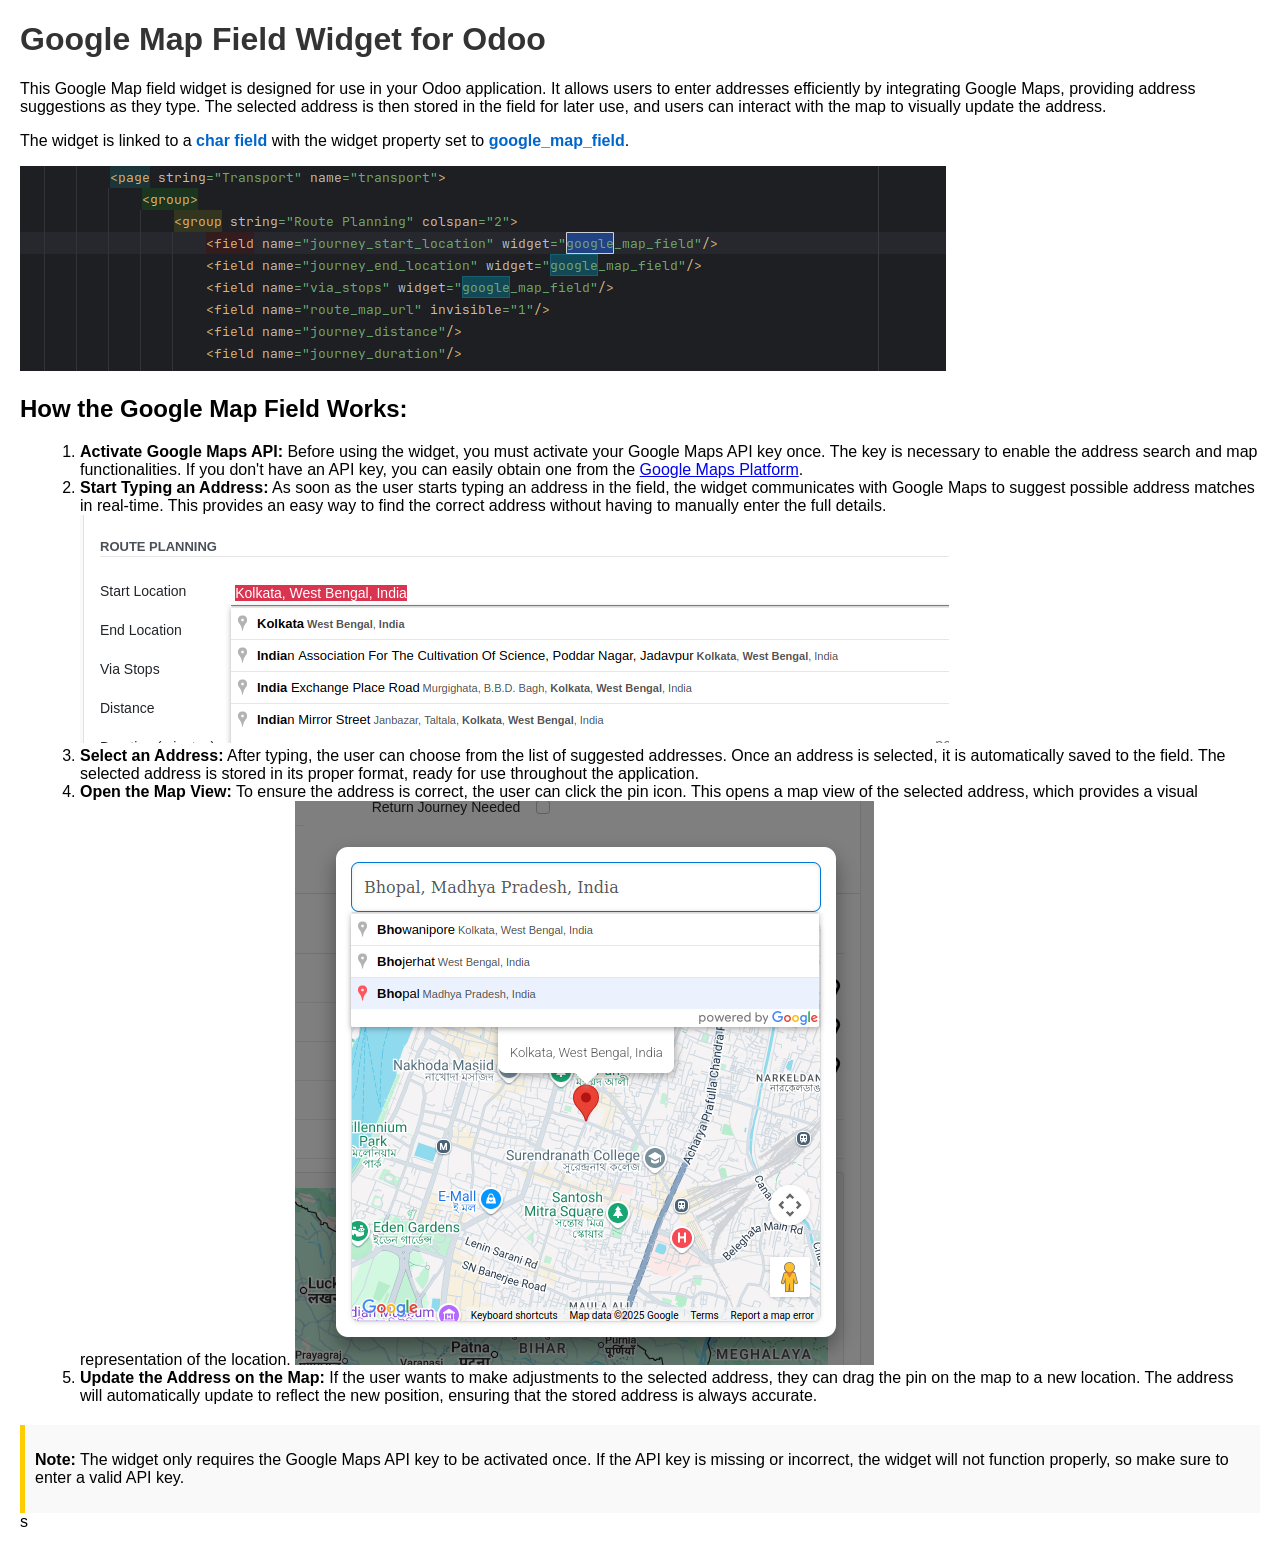
<file: addons/google_map_field/static/description/index.html>
<!DOCTYPE html>
<html lang="en">
    <head>
        <meta charset="UTF-8" />
        <meta name="viewport" content="width=device-width, initial-scale=1.0" />
        <title>Google Map Field Widget Description</title>
        <style>
            body {
                font-family: Arial, sans-serif;
                margin: 20px;
            }

            h1 {
                color: #333;
            }

            .description {
                margin-top: 20px;
            }

            .steps {
                margin-top: 20px;
            }

            .steps ol {
                margin-left: 20px;
            }

            .highlight {
                color: #0066cc;
                font-weight: bold;
            }

            .note {
                background-color: #f9f9f9;
                border-left: 5px solid #ffcc00;
                padding: 10px;
                margin-top: 20px;
            }
        </style>
    </head>
    <body>
        <h1>Google Map Field Widget for Odoo</h1>

        <div class="description">
            <p>
                This Google Map field widget is designed for use in your Odoo application. It allows
                users to enter addresses efficiently by integrating Google Maps, providing address
                suggestions as they type. The selected address is then stored in the field for later
                use, and users can interact with the map to visually update the address.
            </p>
            <p>
                The widget is linked to a <span class="highlight">char field</span> with the widget
                property set to <span class="highlight">google_map_field</span>.
            </p>
            <img src="widget_name.png" class="oe_picture oe_screenshot" />
        </div>

        <div class="steps">
            <h2>How the Google Map Field Works:</h2>
            <ol>
                <li>
                    <strong>Activate Google Maps API:</strong> Before using the widget, you must
                    activate your Google Maps API key once. The key is necessary to enable the
                    address search and map functionalities. If you don't have an API key, you can
                    easily obtain one from the
                    <a href="https://developers.google.com/maps/gmp-get-started" target="_blank"
                        >Google Maps Platform</a
                    >.
                </li>

                <li>
                    <strong>Start Typing an Address:</strong> As soon as the user starts typing an
                    address in the field, the widget communicates with Google Maps to suggest
                    possible address matches in real-time. This provides an easy way to find the
                    correct address without having to manually enter the full details.
                    <img src="banner.png" class="oe_picture oe_screenshot" />

                </li>

                <li>
                    <strong>Select an Address:</strong> After typing, the user can choose from the
                    list of suggested addresses. Once an address is selected, it is automatically
                    saved to the field. The selected address is stored in its proper format, ready
                    for use throughout the application.
                </li>

                <li>
                    <strong>Open the Map View:</strong> To ensure the address is correct, the user
                    can click the pin icon. This opens a map view of the selected address, which
                    provides a visual representation of the location.
                    <img src="map_pick.png" class="oe_picture oe_screenshot" />
                </li>

                <li>
                    <strong>Update the Address on the Map:</strong> If the user wants to make
                    adjustments to the selected address, they can drag the pin on the map to a new
                    location. The address will automatically update to reflect the new position,
                    ensuring that the stored address is always accurate.
                </li>
            </ol>
        </div>

        <div class="note">
            <p>
                <strong>Note:</strong> The widget only requires the Google Maps API key to be
                activated once. If the API key is missing or incorrect, the widget will not function
                properly, so make sure to enter a valid API key.
            </p>
        </div>
    </body>
</html>
s
</file>
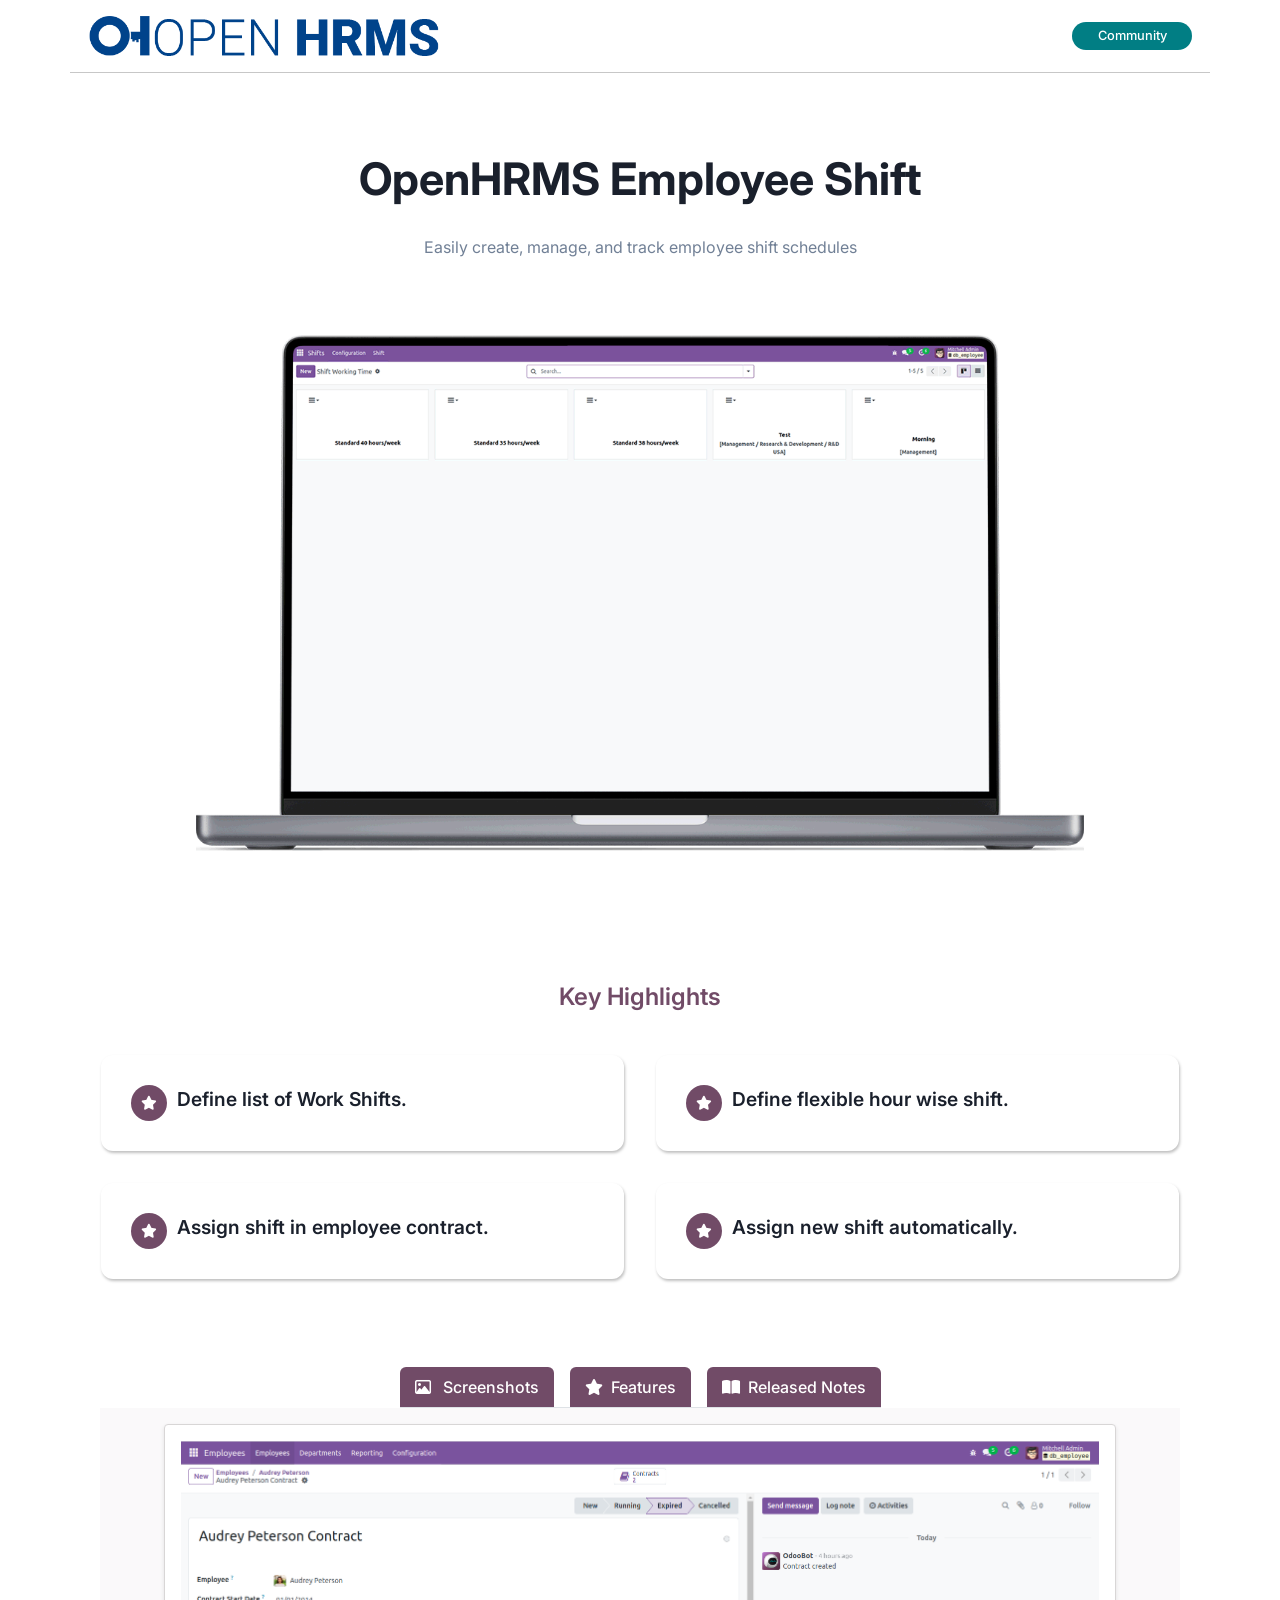
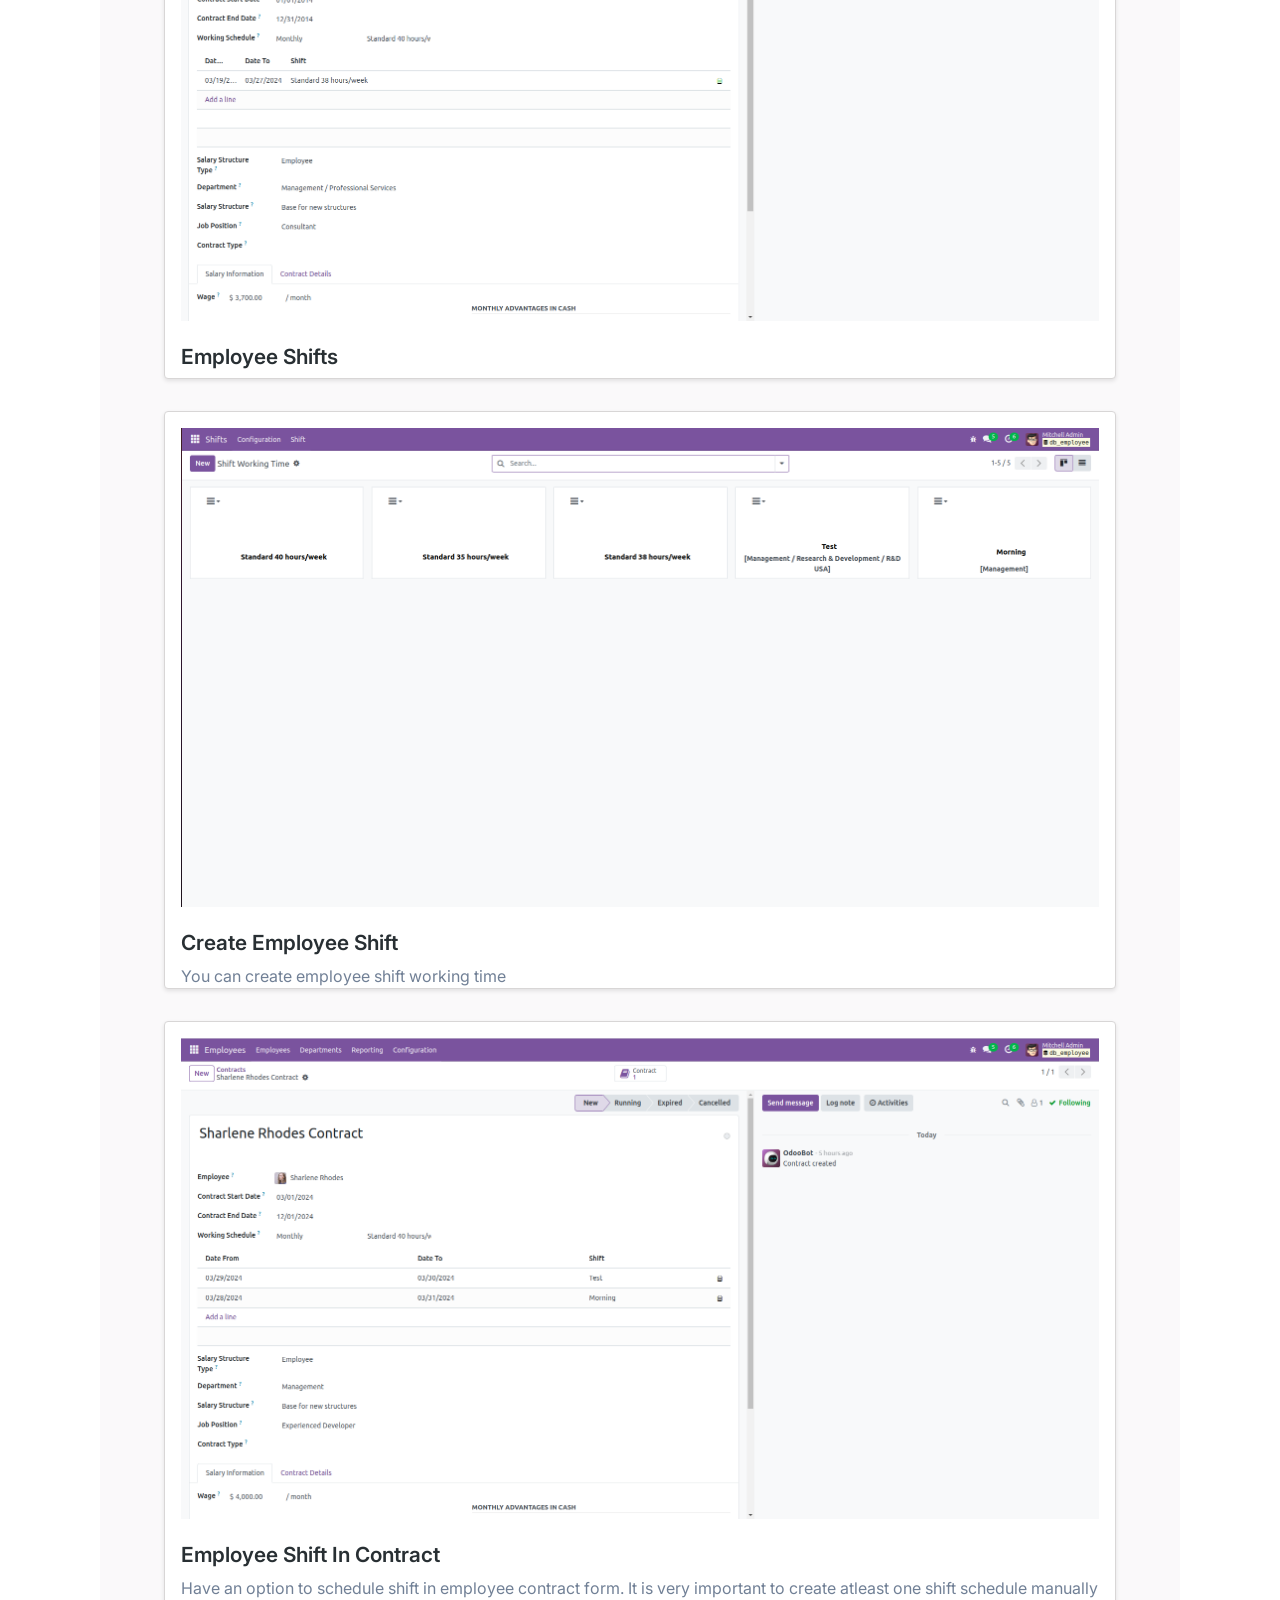
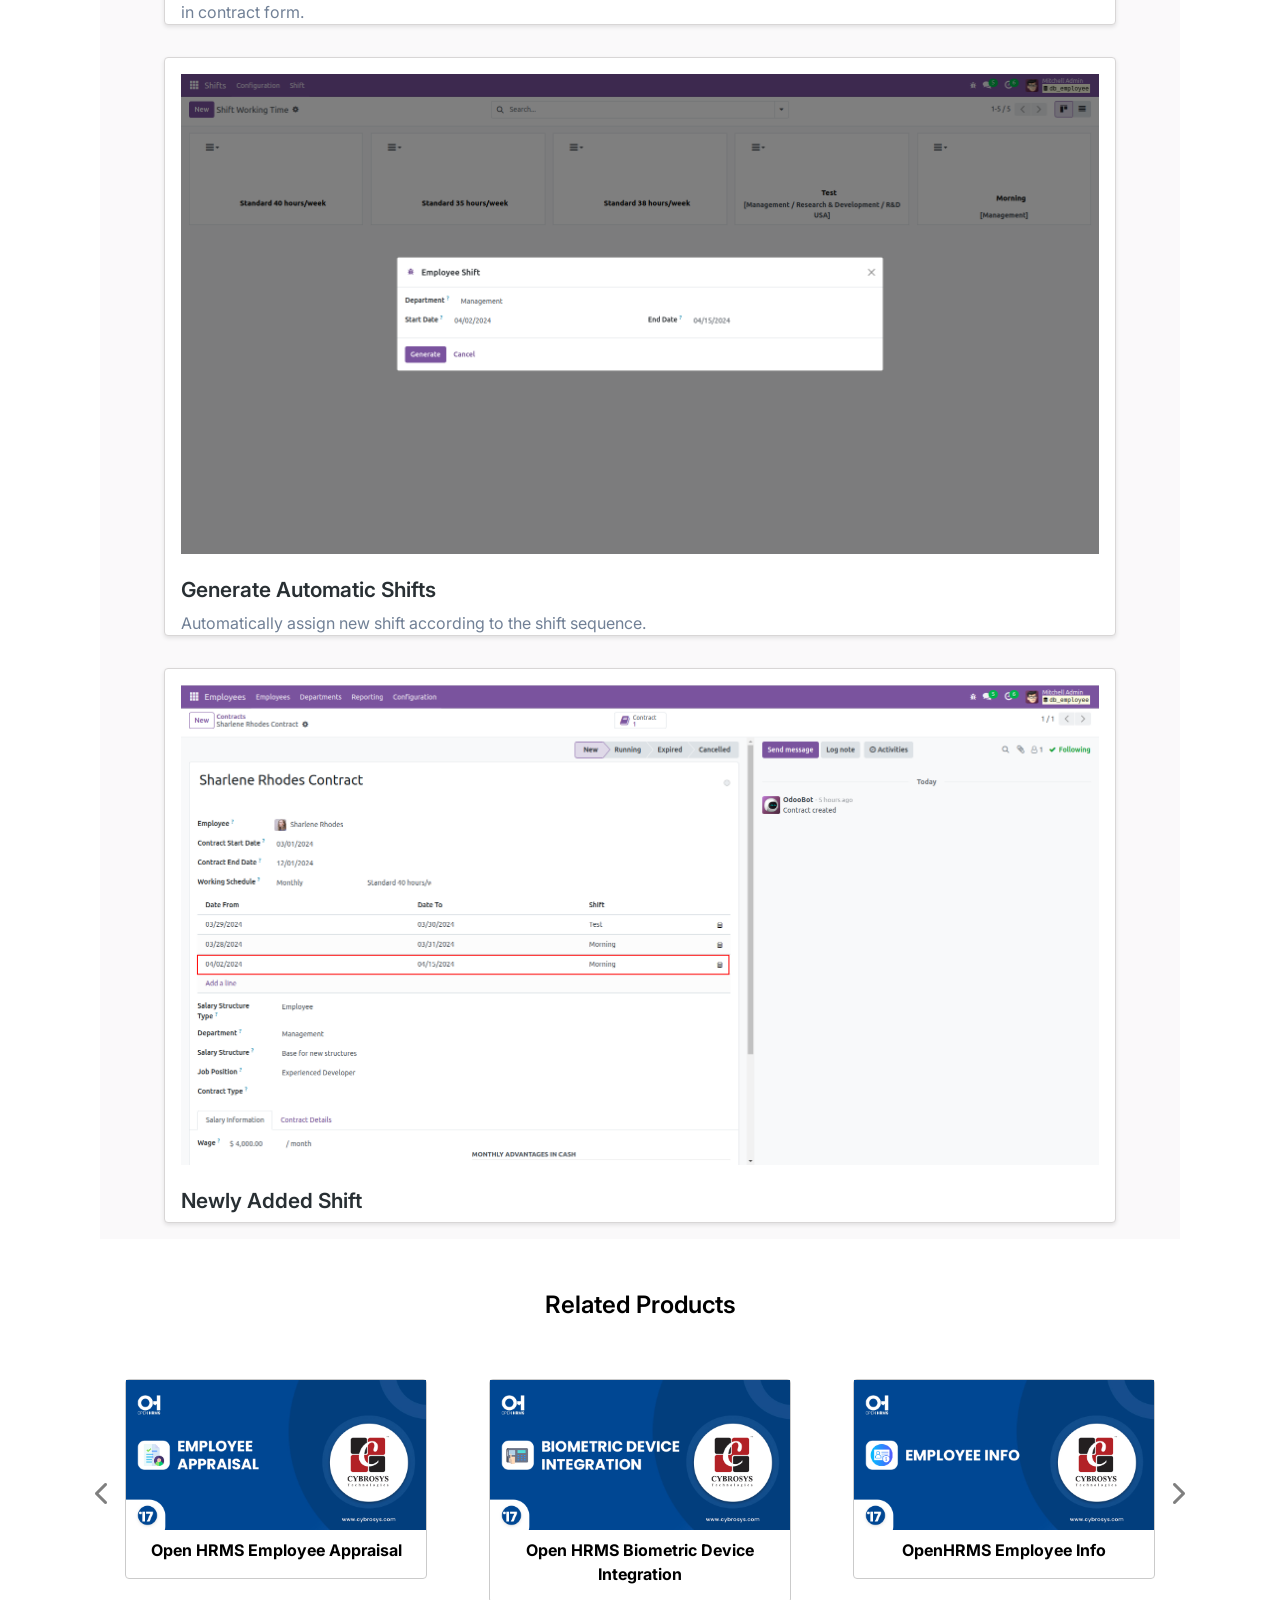
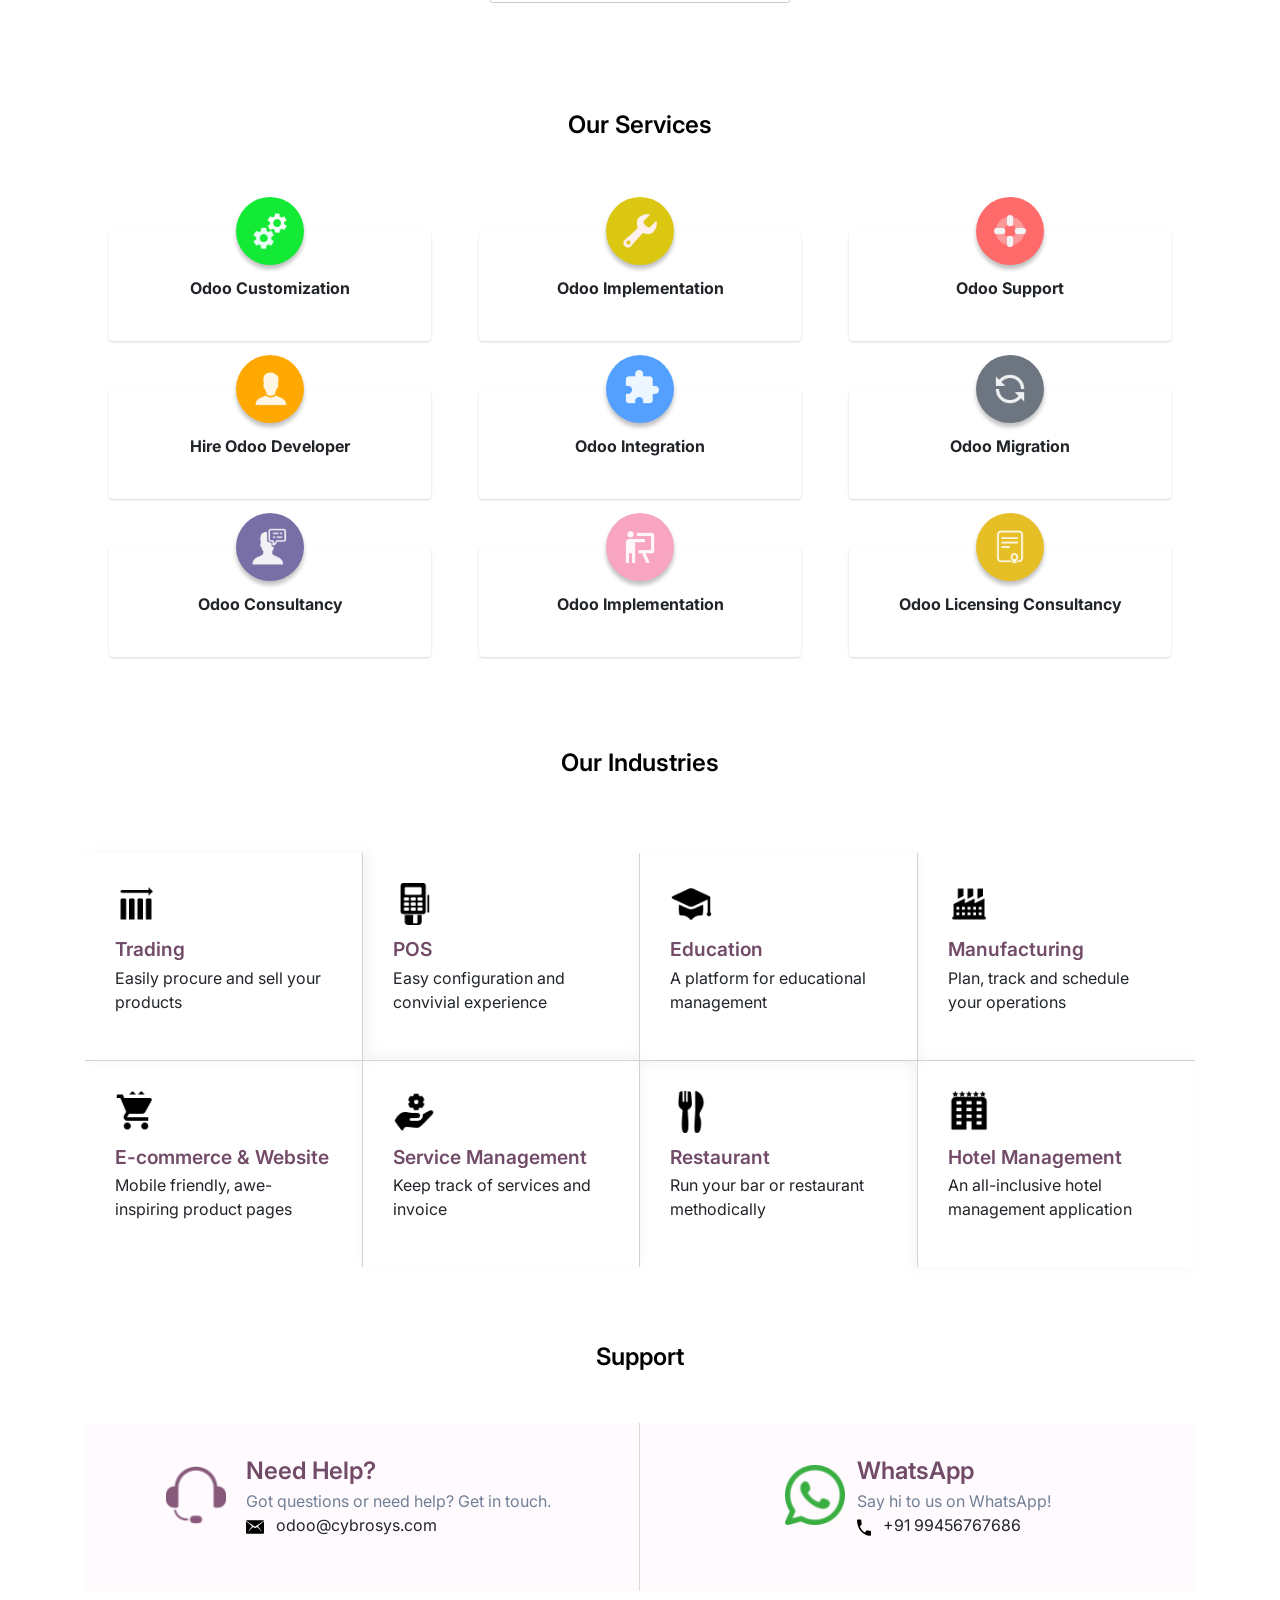
<file: addons/hr_employee_shift/static/description/index.html>
<!DOCTYPE html>
<html lang="en">

<head>
    <meta charset="UTF-8">
    <meta name="viewport" content="width=device-width, initial-scale=1.0">
    <title>Odoo App 3 Index</title>
    <!-- Bootstrap CSS -->
    <link rel="stylesheet"
          href="https://cdn.jsdelivr.net/npm/bootstrap@4.0.0/dist/css/bootstrap.min.css"
          integrity="sha384-Gn5384xqQ1aoWXA+058RXPxPg6fy4IWvTNh0E263XmFcJlSAwiGgFAW/dAiS6JXm"
          crossorigin="anonymous">
    <link rel="stylesheet"
          href="https://cdnjs.cloudflare.com/ajax/libs/font-awesome/6.2.1/css/all.min.css">
    <link rel="preconnect" href="https://fonts.googleapis.com">
    <link rel="preconnect" href="https://fonts.gstatic.com" crossorigin>
    <link href="https://fonts.googleapis.com/css2?family=Inter:wght@400;500;600;700;800&display=swap"
          rel="stylesheet">
</head>
<body>
<section>
    <div class="container"
         style="font-family: 'Inter', sans-serif !important;background-color: #fff !important;">
        <div class="row">
            <div class="col-sm-12 col-md-12 col-lg-12 d-flex justify-content-between flex-wrap align-items-sm-center"
                 style="border-bottom:1px solid rgba(0, 0, 0, 0.22)">
                <div class="my-3">
                    <img src="assets/misc/logo-horizontal (1).png"
                         style="width:auto !important; height:40px !important">
                </div>
                <div class="my-3 d-flex align-items-center">
                    <div class="text-center"
                         style="background-color:#017E84 !important;font-size: 0.8rem !important; color:#fff !important; font-weight:500 !important; padding:4px !important; margin:0 3px !important; border-radius:50px !important; min-width: 120px !important;">
                        Community
                    </div>
                </div>
            </div>
        </div>
        <div class="row">
            <div class="col-sm-12 col-md-12 col-lg-12 text-center d-flex align-items-center flex-column"
                 style="margin: 80px 0px !important;">
                <h1 style="font-size: 2.8rem;font-weight: 700; color:
                    #1A202C;">
                    OpenHRMS Employee Shift</h1>
                <p class="my-3 mb-4"
                   style="max-width: 80%; font-weight: 400 !important; line-height: 32px; color: #718096;">
                    Easily create, manage, and track employee shift schedules
                </p>
                <div style="width: 80%; margin-top: 3rem;">
                    <img src="assets/screenshots/hero.gif"
                         class="img-responsive" width="100%" height="auto">
                </div>
            </div>
        </div>
        <div class="container mt-5 mb-5">
            <div class="col-lg-12 d-flex flex-column justify-content-center align-items-center mt-4">
                <p class="m-0"
                   style="font-weight: 600; font-size: 24px; color:#714b67 !important">
                    Key Highlights
                </p>
            </div>
            <div class="row py-4">
                <div class="col-md-6 col-sm-12 p-3">
                    <div class="d-flex   h-100" style="padding: 30px;border-radius: 12px;
                                    background: #FFF;
                                    box-shadow: 1px 2px 3px 0px rgba(0, 0, 0, 0.25); ">
                        <div style="width: 36px; height: 36px; border-radius: 50%; background: #714B67;
                                    display: flex; justify-content: center; align-items: center;
                                    margin-right: 10px; flex-shrink: 0;">
                            <i class="fa-solid fa-star  "
                               style="color: #fff;font-size:14px;"></i>
                        </div>
                        <div>
                            <p style="color: #1A202C;font-weight: 600;
                                      font-size: 1.2rem; margin-bottom: 2px;">
                                Define list of Work Shifts.</p>
                        </div>
                    </div>
                </div>
                <div class="col-md-6 col-sm-12 p-3">
                    <div class="d-flex   h-100" style="padding: 30px;border-radius: 12px;
                                    background: #FFF;
                                    box-shadow: 1px 2px 3px 0px rgba(0, 0, 0, 0.25); ">
                        <div style="width: 36px; height: 36px; border-radius: 50%; background: #714B67;
                                    display: flex; justify-content: center; align-items: center;
                                    margin-right: 10px; flex-shrink: 0;">
                            <i class="fa-solid fa-star  "
                               style="color: #fff;font-size:14px;"></i>
                        </div>
                        <div>
                            <p style="color: #1A202C;font-weight: 600;
                                      font-size: 1.2rem; margin-bottom: 2px;">
                                Define flexible hour wise shift.</p>
                        </div>
                    </div>
                </div>
                <div class="col-md-6 col-sm-12 p-3">
                    <div class="d-flex   h-100" style="padding: 30px;border-radius: 12px;
                                    background: #FFF;
                                    box-shadow: 1px 2px 3px 0px rgba(0, 0, 0, 0.25); ">
                        <div style="width: 36px; height: 36px; border-radius: 50%; background: #714B67;
                                    display: flex; justify-content: center; align-items: center;
                                    margin-right: 10px; flex-shrink: 0;">
                            <i class="fa-solid fa-star  "
                               style="color: #fff;font-size:14px;"></i>
                        </div>
                        <div>
                            <p style="color: #1A202C;font-weight: 600;
                                      font-size: 1.2rem; margin-bottom: 2px;">
                                Assign shift in employee contract.</p>
                        </div>
                    </div>
                </div>
                <div class="col-md-6 col-sm-12 p-3">
                    <div class="d-flex   h-100" style="padding: 30px;border-radius: 12px;
                                    background: #FFF;
                                    box-shadow: 1px 2px 3px 0px rgba(0, 0, 0, 0.25); ">
                        <div style="width: 36px; height: 36px; border-radius: 50%; background: #714B67;
                                    display: flex; justify-content: center; align-items: center;
                                    margin-right: 10px; flex-shrink: 0;">
                            <i class="fa-solid fa-star  "
                               style="color: #fff;font-size:14px;"></i>
                        </div>
                        <div>
                            <p style="color: #1A202C;font-weight: 600;
                                      font-size: 1.2rem; margin-bottom: 2px;">
                                Assign new shift automatically.</p>
                        </div>
                    </div>
                </div>
            </div>
        </div>
        <div class="container rounded">
            <ul class="nav nav-tabs d-flex"
                style="width: fit-content;margin: 0 auto;gap: 1rem;">
                <li class="col text-center py-2 text-nowrap "
                    style="color: #fff; background-color: #714B67;border-radius: 6px 6px 0px 0px;">
                    <a
                            class="active show" data-toggle="tab" href="#tab1"
                            style="color: #fff;font-weight: 500; background-color: #714B67; text-decoration: none;">
                        <i class="fa-regular fa-image  pr-2"
                           style="color: #fff;"></i>
                        Screenshots</a></li>
                <li class="col text-center py-2 text-nowrap "
                    style="color: #fff; background-color: #714B67;border-radius: 6px 6px 0px 0px;">
                    <a
                            data-toggle="tab" href="#tab2"
                            style="color: #fff;font-weight: 500;  text-decoration: none;"><i
                            class="fa-solid fa-star  pr-2"
                            style="color: #fff;"></i>Features</a></li>
                <li class="col text-center py-2 text-nowrap "
                    style="color: #fff; background-color: #714B67;border-radius: 6px 6px 0px 0px;">
                    <a
                            data-toggle="tab" href="#tab3"
                            style="color: #fff;font-weight: 500; text-decoration: none; background-color: #714B67;"><i
                            class="fa-solid fa-book-open  pr-2"
                            style="color: #fff;"></i>Released Notes</a></li>
            </ul>
            <div class="tab-content"
                 style="background-color: rgba(121, 113, 119, 0.04);">
                <div id="tab1" class="tab-pane fade in active show">
                    <div class="col-lg-12 py-2"
                         style="padding: 1rem 4rem !important;">
                        <div
                                style="border: 1px solid #d8d6d6; border-radius: 4px; background: #fff; box-shadow: 0 2px 4px rgba(0, 0, 0, 0.1);">
                            <div class="row justify-content-center p-3 w-100 m-0">
                                <img src="assets/screenshots/1.png"
                                     class="img-responsive" width="100%"
                                     height="auto">
                            </div>
                            <div class="px-3">
                                <h5 class="mt-2"
                                    style=" font-weight:600 !important; color:#282F33 !important; font-size:1.3rem !important">
                                    Employee Shifts</h5>
                            </div>
                        </div>
                    </div>
                    <div class="col-lg-12 py-2"
                         style="padding: 1rem 4rem !important;">
                        <div
                                style="border: 1px solid #d8d6d6; border-radius: 4px;  background: #fff; box-shadow: 0 2px 4px rgba(0, 0, 0, 0.1);">
                            <div class="row justify-content-center p-3 w-100 m-0">
                                <img src="assets/screenshots/2.png"
                                     class="img-responsive" width="100%"
                                     height="auto">
                            </div>
                            <div class="px-3">
                                <h5 class="mt-2"
                                    style=" font-weight:600 !important; color:#282F33 !important; font-size:1.3rem !important">
                                    Create Employee Shift</h5>
                                <p class="m-0" style="color:#718096">
                                    You can create employee shift working time
                                </p>
                            </div>
                        </div>
                    </div>
                    <div class="col-lg-12 py-2"
                         style="padding: 1rem 4rem !important;">
                        <div
                                style="border: 1px solid #d8d6d6; border-radius: 4px;  background: #fff; box-shadow: 0 2px 4px rgba(0, 0, 0, 0.1);">
                            <div class="row justify-content-center p-3 w-100 m-0">
                                <img src="assets/screenshots/3.png"
                                     class="img-responsive" width="100%"
                                     height="auto">
                            </div>
                            <div class="px-3">
                                <h5 class="mt-2"
                                    style=" font-weight:600 !important; color:#282F33 !important; font-size:1.3rem !important">
                                    Employee Shift In Contract</h5>
                                <p class="m-0" style="color:#718096">
                                    Have an option to schedule shift in employee contract form.
                                    It is very important to create atleast one shift schedule manually in contract form.
                                </p>
                            </div>
                        </div>
                    </div>
                    <div class="col-lg-12 py-2"
                         style="padding: 1rem 4rem !important;">
                        <div
                                style="border: 1px solid #d8d6d6; border-radius: 4px;  background: #fff; box-shadow: 0 2px 4px rgba(0, 0, 0, 0.1);">
                            <div class="row justify-content-center p-3 w-100 m-0">
                                <img src="assets/screenshots/4.png"
                                     class="img-responsive" width="100%"
                                     height="auto">
                            </div>
                            <div class="px-3">
                                <h5 class="mt-2"
                                    style=" font-weight:600 !important; color:#282F33 !important; font-size:1.3rem !important">
                                    Generate Automatic Shifts</h5>
                                <p class="m-0" style="color:#718096">
                                    Automatically assign new shift according to the shift sequence.
                                </p>
                            </div>
                        </div>
                    </div>
                    <div class="col-lg-12 py-2"
                         style="padding: 1rem 4rem !important;">
                        <div
                                style="border: 1px solid #d8d6d6; border-radius: 4px;  background: #fff; box-shadow: 0 2px 4px rgba(0, 0, 0, 0.1);">
                            <div class="row justify-content-center p-3 w-100 m-0">
                                <img src="assets/screenshots/5.png"
                                     class="img-responsive" width="100%"
                                     height="auto">
                            </div>
                            <div class="px-3">
                                <h4 class="mt-2"
                                    style=" font-weight:600 !important; color:#282F33 !important; font-size:1.3rem !important">
                                    Newly Added Shift</h4>
                            </div>
                        </div>
                    </div>
                </div>
                <div id="tab2" class="tab-pane fade">
                    <div class="col-mg-12" style="padding: 1rem 4rem;">
                        <ul style="list-style: none; padding: 1rem 0;font-weight: 500;">
                            <li class="py-3"
                                style="font-weight: 500;background-color: #fff; border-radius: 4px; padding: 1rem; margin-bottom: 1rem; box-shadow: 0 2px 4px rgba(0, 0, 0, 0.1);">
                                    <span style="margin-right: 12px;"><img
                                            src="assets/misc/star (1) 2.svg"
                                            alt=""
                                            width="16px">
                                    </span>
                                Work Shifts List is a schedule of work periods for employees.
                            </li>
                            <li class="py-3"
                                style="font-weight: 500;background-color: #fff; border-radius: 4px; padding: 1rem; margin-bottom: 1rem; box-shadow: 0 2px 4px rgba(0, 0, 0, 0.1);">
                                    <span style="margin-right: 12px;"><img
                                            src="assets/misc/star (1) 2.svg"
                                            alt=""
                                            width="16px">
                                    </span>
                                Include shift in employment agreement.
                            </li>
                            <li class="py-3"
                                style="font-weight: 500;background-color: #fff; border-radius: 4px; padding: 1rem; margin-bottom: 1rem; box-shadow: 0 2px 4px rgba(0, 0, 0, 0.1);">
                                    <span style="margin-right: 12px;"><img
                                            src="assets/misc/star (1) 2.svg"
                                            alt=""
                                            width="16px">
                                    </span>
                                Flexible hour-wise shift.
                            </li>
                        </ul>
                    </div>
                </div>
                <div id="tab3" class="tab-pane fade">
                    <div class="col-mg-12 active" style="padding: 1rem 4rem;">
                        <div class="py-3"
                             style="font-weight: 500;background-color: #fff; border-radius: 4px; padding: 1rem; box-shadow: 0 2px 4px rgba(0, 0, 0, 0.1);">
                            <div class="d-flex mb-3"
                                 style="font-size: 0.8rem; font-weight: 500;"><span>Version
                                        17.0.1.0.0</span><span
                                    class="px-2">|</span><span
                                    style="color: #714B67;font-weight: 600;">Released on:29th Mar 2024</span>
                            </div>
                            <p class="m-0"
                               style=" color:#718096!important; font-size:1rem !important;line-height: 28px;">

                                Initial commit for OpenHRMS Employee Shift
                            </p>
                        </div>
                    </div>
                </div>
            </div>
        </div>
        <div class="container mt-5">
            <div class="col-lg-12 d-flex flex-column justify-content-center align-items-center mt-5">
                <p class="m-0"
                   style="font-weight: 600; font-size: 24px; color:#000 !important">
                    Related Products</p>
            </div>
        </div>
        <div id="myCarousel" class="carousel slide py-3" data-ride="carousel">
            <div class="carousel-inner">
                <div class="carousel-item active">
                    <div class="row p-4">
                        <div class="col">
                            <div class="p-3">
                                <a href="https://apps.odoo.com/apps/modules/17.0/oh_appraisal/#"
                                   style="color: #000; text-decoration: none;">
                                    <div style="border:1px solid #CBCBCB !important;border-radius: 4px;">
                                        <div style="width: 300px; ">
                                            <img src="assets/modules/1.jpg"
                                                 alt="" width="100%"
                                                 height="auto">

                                        </div>
                                        <p class="text-center pt-2 text-black font-weight-bold">
                                            Open HRMS Employee Appraisal</p>
                                    </div>
                                </a>
                            </div>
                        </div>
                        <div class="col">
                            <div class="p-3">
                                <a href="https://apps.odoo.com/apps/modules/17.0/oh_hr_zk_attendance/"
                                   style="color: #000; text-decoration: none;">
                                    <div style="border:1px solid #CBCBCB !important;border-radius: 4px;">
                                        <div style="width: 300px; ">
                                            <img src="assets/modules/2.jpg"
                                                 alt="" width="100%"
                                                 height="auto">

                                        </div>
                                        <p class="text-center pt-2 text-black font-weight-bold">
                                            Open HRMS Biometric Device Integration</p>
                                    </div>
                                </a>
                            </div>
                        </div>
                        <div class="col">
                            <div class="p-3">
                                <a href="https://apps.odoo.com/apps/modules/17.0/hr_employee_updation/"
                                   style="color: #000; text-decoration: none;">
                                    <div style="border:1px solid #CBCBCB !important;border-radius: 4px;">
                                        <div style="width: 300px; ">
                                            <img src="assets/modules/3.jpg"
                                                 alt="" width="100%"
                                                 height="auto">

                                        </div>
                                        <p class="text-center pt-2 text-black font-weight-bold">
                                            OpenHRMS Employee Info</p>
                                    </div>
                                </a>
                            </div>
                        </div>
                    </div>
                </div>
                <div class="carousel-item">
                    <div class="row p-4">
                        <div class="col">
                            <div class="p-3">
                                <a href="https://apps.odoo.com/apps/modules/17.0/history_employee/"
                                   style="color: #000; text-decoration: none;">
                                    <div style="border:1px solid #CBCBCB !important;border-radius: 4px;">
                                        <div style="width: 300px; ">
                                            <img src="assets/modules/4.jpg"
                                                 alt="" width="100%"
                                                 height="auto">

                                        </div>
                                        <p class="text-center pt-2 text-black font-weight-bold">
                                            Open HRMS Employee History</p>
                                    </div>
                                </a>
                            </div>
                        </div>
                        <div class="col">
                            <div class="p-3">
                                <a href="https://apps.odoo.com/apps/modules/17.0/hr_reward_warning/"
                                   style="color: #000; text-decoration: none;">
                                    <div style="border:1px solid #CBCBCB !important;border-radius: 4px;">
                                        <div style="width: 300px;">
                                            <img src="assets/modules/5.jpg"
                                                 alt="" width="100%"
                                                 height="auto">

                                        </div>
                                        <p class="text-center pt-2 text-black font-weight-bold">
                                            Open HRMS Official Announcements</p>
                                    </div>
                                </a>
                            </div>
                        </div>
                        <div class="col">
                            <div class="p-3">
                                <a href="https://apps.odoo.com/apps/modules/17.0/hr_leave_request_aliasing/"
                                   style="color: #000; text-decoration: none;">
                                    <div style="border:1px solid #CBCBCB !important;border-radius: 4px;">
                                        <div style="width: 300px;">
                                            <img src="assets/modules/6.jpg"
                                                 alt="" width="100%"
                                                 height="auto">
                                        </div>
                                        <p class="text-center pt-2 text-black font-weight-bold">
                                            Open HRMS Leave Request Aliasing</p>
                                    </div>
                                </a>
                            </div>
                        </div>
                    </div>
                </div>
            </div>
            <a class="carousel-control-prev" href="#myCarousel"
               data-slide="prev" style="width: 35px; color: #000;">
                    <span class="carousel-control-prev-icon">
                        <i class="fa fa-chevron-left"
                           style="font-size: 24px;"></i>
                    </span>
            </a>
            <a class="carousel-control-next" href="#myCarousel"
               data-slide="next" style="width: 35px; color: #000;">
                    <span class="carousel-control-next-icon">
                        <i class="fa fa-chevron-right"
                           style="font-size: 24px;"></i>
                    </span>
            </a>
        </div>
        <div class="container mt-5">
            <div class="col-lg-12 d-flex flex-column justify-content-center align-items-center mt-4">
                <p class="m-0"
                   style="font-weight: 600; font-size: 24px; color:#000 !important">
                    Our Services</p>

            </div>
        </div>
        <div class="container my-5">
            <div class="row py-3">
                <div class="col-md-4 col-sm-6 px-4 py-4">
                    <div
                            style="background-color: #fff; padding: 25px; text-align: center;  box-shadow: rgba(0, 0, 0, 0.1) 0px 1px 3px 0px, rgba(0, 0, 0, 0.06) 0px 1px 2px 0px; position: relative;border-radius: 4px;">
                        <div style="position: absolute; top: 0%; left: 50%; transform: translate(-50%, -50%);">
                            <div style="background-color:#13EA36 ; border-radius: 50%; padding: 15px;    width: 68px;
                                    height: 68px; display: inline-block; box-shadow:0px 4px 4px rgba(0, 0, 0, 0.25);">
                                <img src="assets/icons/cogs.png"
                                     alt="service-icon" width="38px"
                                     height="auto">
                            </div>
                        </div>
                        <p style="margin-top: 20px; font-weight: bold;">Odoo
                            Customization</p>
                    </div>
                </div>
                <div class="col-md-4 col-sm-6 px-4 py-4">
                    <div
                            style="background-color: #fff; padding: 25px; text-align: center; box-shadow: rgba(0, 0, 0, 0.1) 0px 1px 3px 0px, rgba(0, 0, 0, 0.06) 0px 1px 2px 0px; position: relative;border-radius: 4px;">
                        <div style="position: absolute; top: 0%; left: 50%; transform: translate(-50%, -50%);">
                            <div style="background-color:#DBC711; border-radius: 50%; padding: 15px;    width: 68px;
                                    height: 68px; display: inline-block; box-shadow:0px 4px 4px rgba(0, 0, 0, 0.25);">
                                <img src="assets/icons/wrench.png"
                                     alt="service-icon" width="38px"
                                     height="auto">
                            </div>
                        </div>
                        <p style="margin-top: 20px; font-weight: bold;">Odoo
                            Implementation</p>
                    </div>
                </div>
                <div class="col-md-4 col-sm-6 px-4 py-4">
                    <div
                            style="background-color: #fff; padding: 25px; text-align: center;  box-shadow: rgba(0, 0, 0, 0.1) 0px 1px 3px 0px, rgba(0, 0, 0, 0.06) 0px 1px 2px 0px; position: relative; border-radius: 4px;">
                        <div style="position: absolute; top: 0%; left: 50%; transform: translate(-50%, -50%);">
                            <div style="background-color:#FF6B6B ; border-radius: 50%; padding: 15px;    width: 68px;
                                    height: 68px; display: inline-block; box-shadow:0px 4px 4px rgba(0, 0, 0, 0.25);">
                                <img src="assets/icons/lifebuoy.png"
                                     alt="service-icon" width="38px"
                                     height="auto">
                            </div>
                        </div>
                        <p style="margin-top: 20px; font-weight: bold;">Odoo
                            Support</p>
                    </div>
                </div>
                <div class="col-md-4 col-sm-6 px-4 py-4">
                    <div
                            style="background-color: #fff; padding: 25px; text-align: center; box-shadow: rgba(0, 0, 0, 0.1) 0px 1px 3px 0px, rgba(0, 0, 0, 0.06) 0px 1px 2px 0px; position: relative; border-radius: 4px;">
                        <div style="position: absolute; top: 0%; left: 50%; transform: translate(-50%, -50%);">
                            <div style="background-color:#FFA801 ; border-radius: 50%; padding: 15px;    width: 68px;
                                    height: 68px; display: inline-block; box-shadow:0px 4px 4px rgba(0, 0, 0, 0.25);">
                                <img src="assets/icons/user.png"
                                     alt="service-icon" width="38px"
                                     height="auto">
                            </div>
                        </div>
                        <p style="margin-top: 20px; font-weight: bold;">Hire
                            Odoo Developer</p>
                    </div>
                </div>
                <div class="col-md-4 col-sm-6 px-4 py-4">
                    <div
                            style="background-color: #fff; padding: 25px; text-align: center;  box-shadow: rgba(0, 0, 0, 0.1) 0px 1px 3px 0px, rgba(0, 0, 0, 0.06) 0px 1px 2px 0px; position: relative; border-radius: 4px;">

                        <div style="position: absolute; top: 0%; left: 50%; transform: translate(-50%, -50%);">
                            <div style="background-color:#54A0FF; border-radius: 50%; padding: 15px;    width: 68px;
                                    height: 68px; display: inline-block; box-shadow:0px 4px 4px rgba(0, 0, 0, 0.25);">
                                <img src="assets/icons/puzzle.png"
                                     alt="service-icon" width="38px"
                                     height="auto">
                            </div>
                        </div>
                        <p style="margin-top: 20px; font-weight: bold;">Odoo
                            Integration</p>
                    </div>
                </div>
                <div class="col-md-4 col-sm-6 px-4 py-4">
                    <div
                            style="background-color: #fff; padding: 25px; text-align: center;  box-shadow: rgba(0, 0, 0, 0.1) 0px 1px 3px 0px, rgba(0, 0, 0, 0.06) 0px 1px 2px 0px; position: relative;border-radius: 4px;">
                        <div style="position: absolute; top: 0%; left: 50%; transform: translate(-50%, -50%);">
                            <div style="background-color:#6D7680 ; border-radius: 50%; padding: 15px;    width: 68px;
                                    height: 68px; display: inline-block; box-shadow:0px 4px 4px rgba(0, 0, 0, 0.25);">
                                <img src="assets/icons/update.png"
                                     alt="service-icon" width="38px"
                                     height="auto">
                            </div>
                        </div>
                        <p style="margin-top: 20px; font-weight: bold;">Odoo
                            Migration</p>
                    </div>
                </div>
                <div class="col-md-4 col-sm-6 px-4 py-4">
                    <div
                            style="background-color: #fff; padding: 25px; text-align: center;  box-shadow: rgba(0, 0, 0, 0.1) 0px 1px 3px 0px, rgba(0, 0, 0, 0.06) 0px 1px 2px 0px; position: relative;border-radius: 4px;">
                        <div style="position: absolute; top: 0%; left: 50%; transform: translate(-50%, -50%);">
                            <div style="background-color:#786FA6 ; border-radius: 50%; padding: 15px;    width: 68px;
                                    height: 68px; display: inline-block; box-shadow:0px 4px 4px rgba(0, 0, 0, 0.25);">
                                <img src="assets/icons/consultation.png"
                                     alt="service-icon" width="38px"
                                     height="auto">
                            </div>
                        </div>
                        <p style="margin-top: 20px; font-weight: bold;">Odoo
                            Consultancy</p>
                    </div>
                </div>
                <div class="col-md-4 col-sm-6 px-4 py-4">
                    <div
                            style="background-color: #fff; padding: 25px; text-align: center; box-shadow: rgba(0, 0, 0, 0.1) 0px 1px 3px 0px, rgba(0, 0, 0, 0.06) 0px 1px 2px 0px;position: relative;border-radius: 4px;">
                        <div style="position: absolute; top: 0%; left: 50%; transform: translate(-50%, -50%);">
                            <div style="background-color:#F8A5C2 ; border-radius: 50%; padding: 15px;    width: 68px;
                                    height: 68px; display: inline-block; box-shadow:0px 4px 4px rgba(0, 0, 0, 0.25);">
                                <img src="assets/icons/training.png"
                                     alt="service-icon" width="38px"
                                     height="auto">
                            </div>
                        </div>
                        <p style="margin-top: 20px; font-weight: bold;">Odoo
                            Implementation</p>
                    </div>
                </div>
                <div class="col-md-4 col-sm-6 px-4 py-4">
                    <div
                            style="background-color: #fff; padding: 25px; text-align: center;  box-shadow: rgba(0, 0, 0, 0.1) 0px 1px 3px 0px, rgba(0, 0, 0, 0.06) 0px 1px 2px 0px; position: relative;border-radius: 4px;">
                        <div style="position: absolute; top: 0%; left: 50%; transform: translate(-50%, -50%);">
                            <div style="background-color:#E6BE26; border-radius: 50%; padding: 15px;    width: 68px;
                                    height: 68px; display: inline-block; box-shadow:0px 4px 4px rgba(0, 0, 0, 0.25);">
                                <img src="assets/icons/license.png"
                                     alt="service-icon" width="38px"
                                     height="auto">
                            </div>
                        </div>
                        <p style="margin-top: 20px; font-weight: bold;">Odoo
                            Licensing Consultancy</p>
                    </div>
                </div>
            </div>
        </div>
        <div class="container mt-5">
            <div class="col-lg-12 d-flex flex-column justify-content-center align-items-center mt-4">
                <p class="m-0"
                   style="font-weight: 600; font-size: 24px; color:#000 !important">
                    Our Industries</p>

            </div>
        </div>
        <div class="container">
            <div class="row my-5 py-4">
                <div class="col-md-3 col-sm-6 p-0">
                    <div class="d-flex flex-column h-100 "
                         style="border-right: 1px solid rgb(209, 209, 209); border-bottom: 1px solid  rgb(209, 209, 209); padding: 30px; box-shadow: 6px 0 10px rgba(228, 227, 227, 0.373);">
                        <img src="assets/icons/trading-black.png" width="42px"
                             height="auto" alt="">
                        <p style="color: #714B67;font-weight: 600; margin-top: 10px;
                           font-size: 1.2rem; margin-bottom: 2px;">Trading</p>
                        <p>Easily procure and sell your products</p>
                    </div>
                </div>
                <div class="col-md-3 col-sm-6  p-0">
                    <div class="d-flex flex-column h-100"
                         style="border-right: 1px solid rgb(209, 209, 209);border-bottom: 1px solid  rgb(209, 209, 209); padding: 30px;">
                        <img src="assets/icons/pos-black.png" width="42px"
                             height="auto" alt="">
                        <p style="color: #714B67;font-weight: 600; margin-top: 10px;
                            font-size: 1.2rem; margin-bottom: 2px;">POS</p>
                        <p>Easy configuration and convivial experience</p>
                    </div>
                </div>
                <div class="col-md-3 col-sm-6  p-0">
                    <div class="d-flex flex-column h-100"
                         style="border-right: 1px solid  rgb(209, 209, 209);border-bottom: 1px solid   rgba(0, 0, 0, 0.2); padding: 30px; box-shadow: 0 5px 10px  rgba(228, 227, 227, 0.373)">
                        <img src="assets/icons/education-black.png" width="42px"
                             height="auto" alt="">
                        <p style="color: #714B67;font-weight: 600; margin-top: 10px;
                            font-size: 1.2rem; margin-bottom: 2px;">
                            Education</p>
                        <p>A platform for educational management</p>
                    </div>
                </div>
                <div class="col-md-3 col-sm-6  p-0">
                    <div class="d-flex flex-column h-100"
                         style="border-bottom: 1px solid  rgb(209, 209, 209); padding: 30px; ">
                        <img src="assets/icons/manufacturing-black.png"
                             width="42px" height="auto" alt="">
                        <p style="color: #714B67;font-weight: 600; margin-top: 10px;
                            font-size: 1.2rem; margin-bottom: 2px;">
                            Manufacturing</p>
                        <p>Plan, track and schedule your operations</p>
                    </div>
                </div>
                <div class="col-md-3 col-sm-6 p-0">
                    <div class="d-flex flex-column h-100"
                         style="border-right: 1px solid  rgb(209, 209, 209); padding: 30px;">
                        <img src="assets/icons/ecom-black.png" width="42px"
                             height="auto" alt="">
                        <p style="color: #714B67;font-weight: 600; margin-top: 10px;
                            font-size: 1.2rem; margin-bottom: 2px;">E-commerce &
                            Website</p>
                        <p>Mobile friendly, awe-inspiring product pages</p>
                    </div>
                </div>
                <div class="col-md-3 col-sm-6   p-0">
                    <div class="d-flex flex-column h-100"
                         style="border-right: 1px solid  rgb(209, 209, 209); padding: 30px;box-shadow: 0 -5px 10px  rgba(228, 227, 227, 0.373);">
                        <img src="assets/icons/service-black.png" width="42px"
                             height="auto" alt="">
                        <p style="color: #714B67;font-weight: 600; margin-top: 10px;
                            font-size: 1.2rem; margin-bottom: 2px;">Service
                            Management</p>
                        <p>Keep track of services and invoice</p>
                    </div>
                </div>
                <div class="col-md-3 col-sm-6    p-0">
                    <div class="d-flex flex-column h-100"
                         style="border-right: 1px solid  rgb(209, 209, 209); padding: 30px; ">
                        <img src="assets/icons/restaurant-black.png"
                             width="42px" height="auto" alt="">
                        <p style="color: #714B67;font-weight: 600; margin-top: 10px;
                            font-size: 1.2rem; margin-bottom: 2px;">
                            Restaurant</p>
                        <p>Run your bar or restaurant methodically</p>
                    </div>
                </div>
                <div class="col-md-3 col-sm-6   p-0">
                    <div class="d-flex flex-column h-100"
                         style=" padding: 30px;box-shadow: -5px 0 10px  rgba(228, 227, 227, 0.373);">
                        <img src="assets/icons/hotel-black.png" width="42px"
                             height="auto" alt="">
                        <p style="color: #714B67;font-weight: 600; margin-top: 10px;
                            font-size: 1.2rem; margin-bottom: 2px;">Hotel
                            Management</p>
                        <p>An all-inclusive hotel management application</p>
                    </div>
                </div>
            </div>
        </div>
        <div class="container mt-5">
            <div class="col-lg-12 d-flex flex-column justify-content-center align-items-center mt-5">
                <p class="m-0"
                   style="font-weight: 600; font-size: 24px; color:#000 !important">
                    Support</p>
            </div>
        </div>
        <div class="container my-5">
            <div class="row" style="background-color: #FFFAFE;">
                <div class="col-md-6 pb-4  d-flex align-items-center justify-content-center"
                     style="border-right: 1px solid #D9D9D9;">
                    <div style="padding: 30px;">
                        <div class="d-flex align-items-center">
                            <img src="assets/misc/support (1) 1.svg" alt=""
                                 width="60px" style="margin-right: 12px;">
                            <div style="padding: 0px 8px;">
                                    <span
                                            style="color: #714B67;font-size: 24px;font-weight: 600;padding-bottom: 1rem;">Need
                                        Help?</span>
                                <p class="m-0" style="color:#718096;">Got
                                    questions or need help? Get in touch.</p>
                                <div style="font-weight: 400;"><span><img
                                        src="assets/misc/support-email.svg"
                                        alt=""
                                        width="18px"
                                        style="filter: invert(1);margin-right: 0.8rem;"></span>odoo@cybrosys.com
                                </div>
                            </div>
                        </div>
                    </div>
                </div>
                <div class="col-md-6 pb-4 d-flex align-items-center justify-content-center">
                    <div style="padding: 30px;">
                        <div class="d-flex align-items-center">
                            <img src="assets/misc/whatsapp 1.svg" alt=""
                                 width="60px" style="margin-right: 12px;">
                            <div>
                                <span style="color: #714B67;font-size: 24px;font-weight: 600;">WhatsApp</span>
                                <p class="m-0" style="color:#718096;">Say hi to
                                    us on WhatsApp!</p>
                                <div style="font-weight: 400; font-size: 16px;"><span><img
                                        src="assets/misc/phone.svg"
                                        alt="" width="14px"
                                        style="filter: invert(1); margin-right: 0.8rem;"></span>+91
                                    99456767686
                                </div>
                            </div>
                        </div>
                    </div>
                </div>
            </div>
        </div>
    </div>
</section>
<!-- Optional JavaScript -->
<!-- jQuery first, then Popper.js, then Bootstrap JS -->
<script src="https://ajax.googleapis.com/ajax/libs/jquery/3.5.1/jquery.min.js"></script>
<script src="https://maxcdn.bootstrapcdn.com/bootstrap/4.5.2/js/bootstrap.min.js"></script>
</body>
</html>
</file>
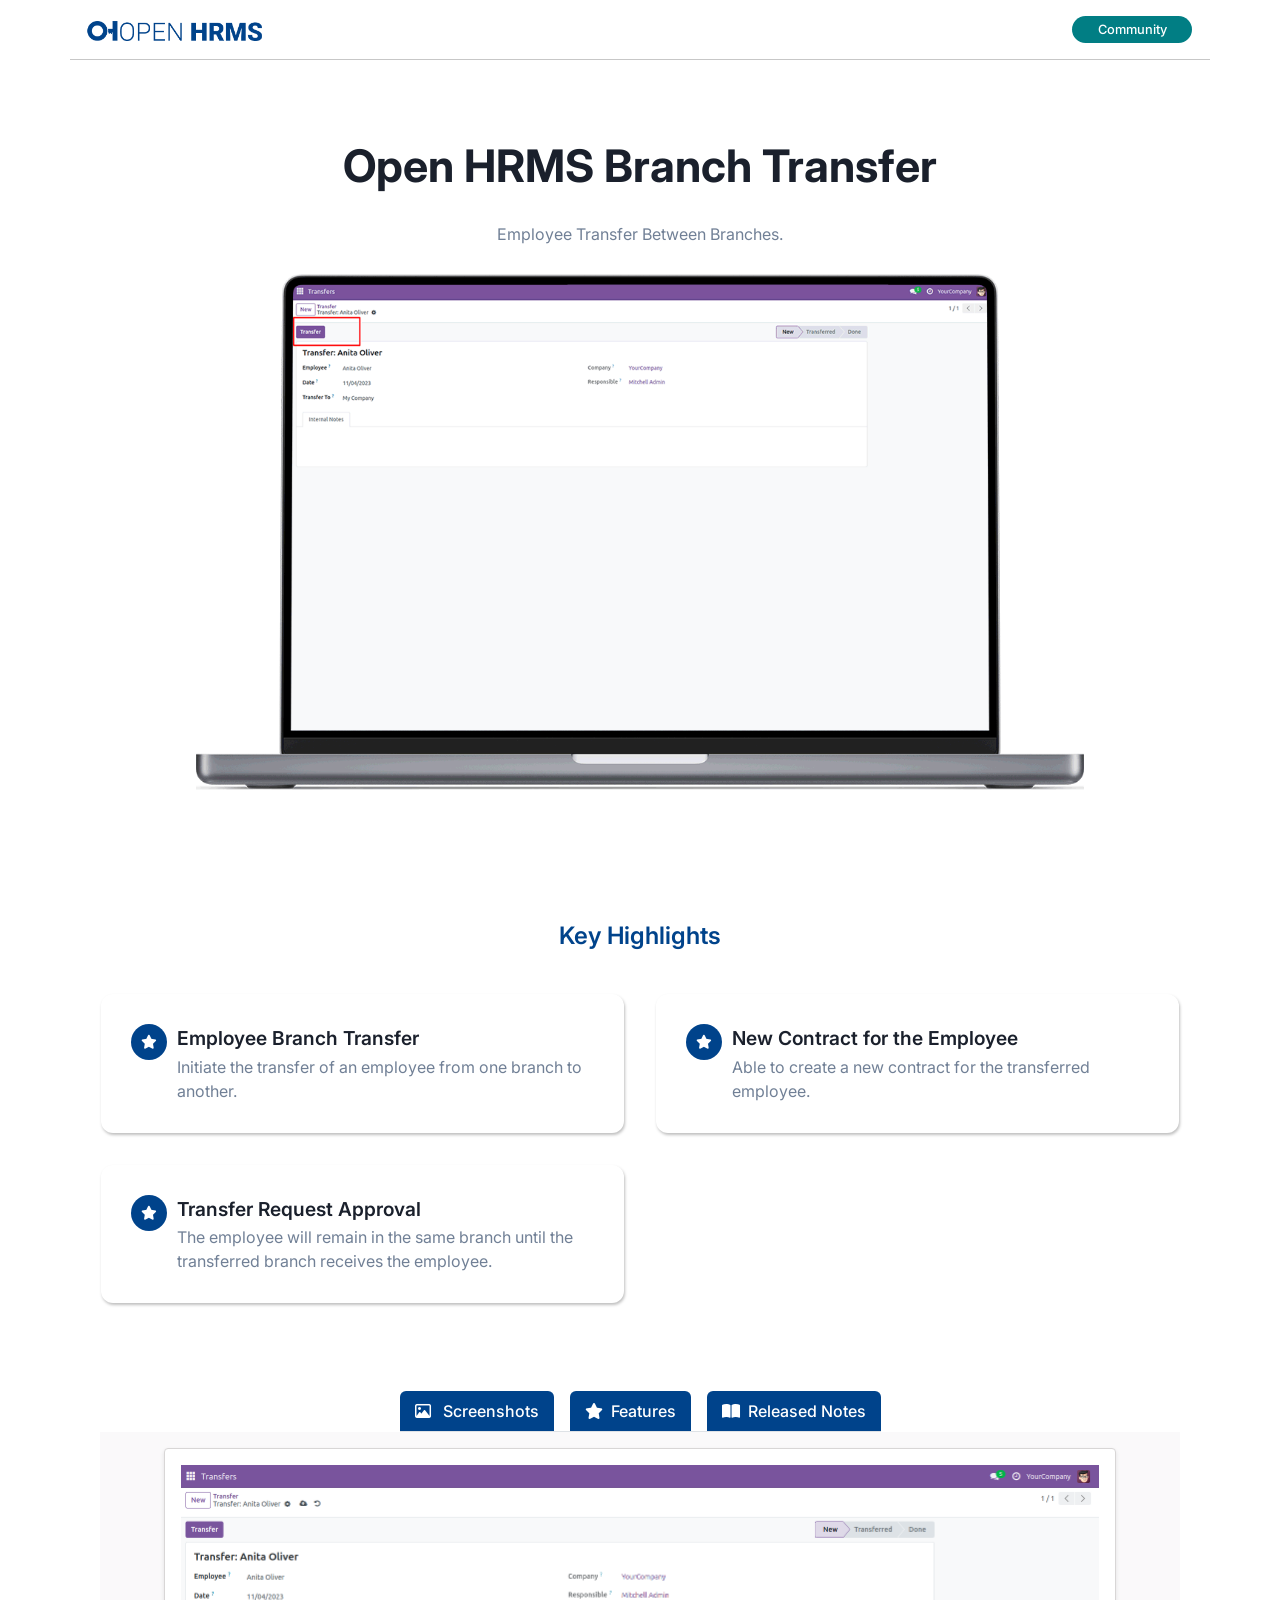
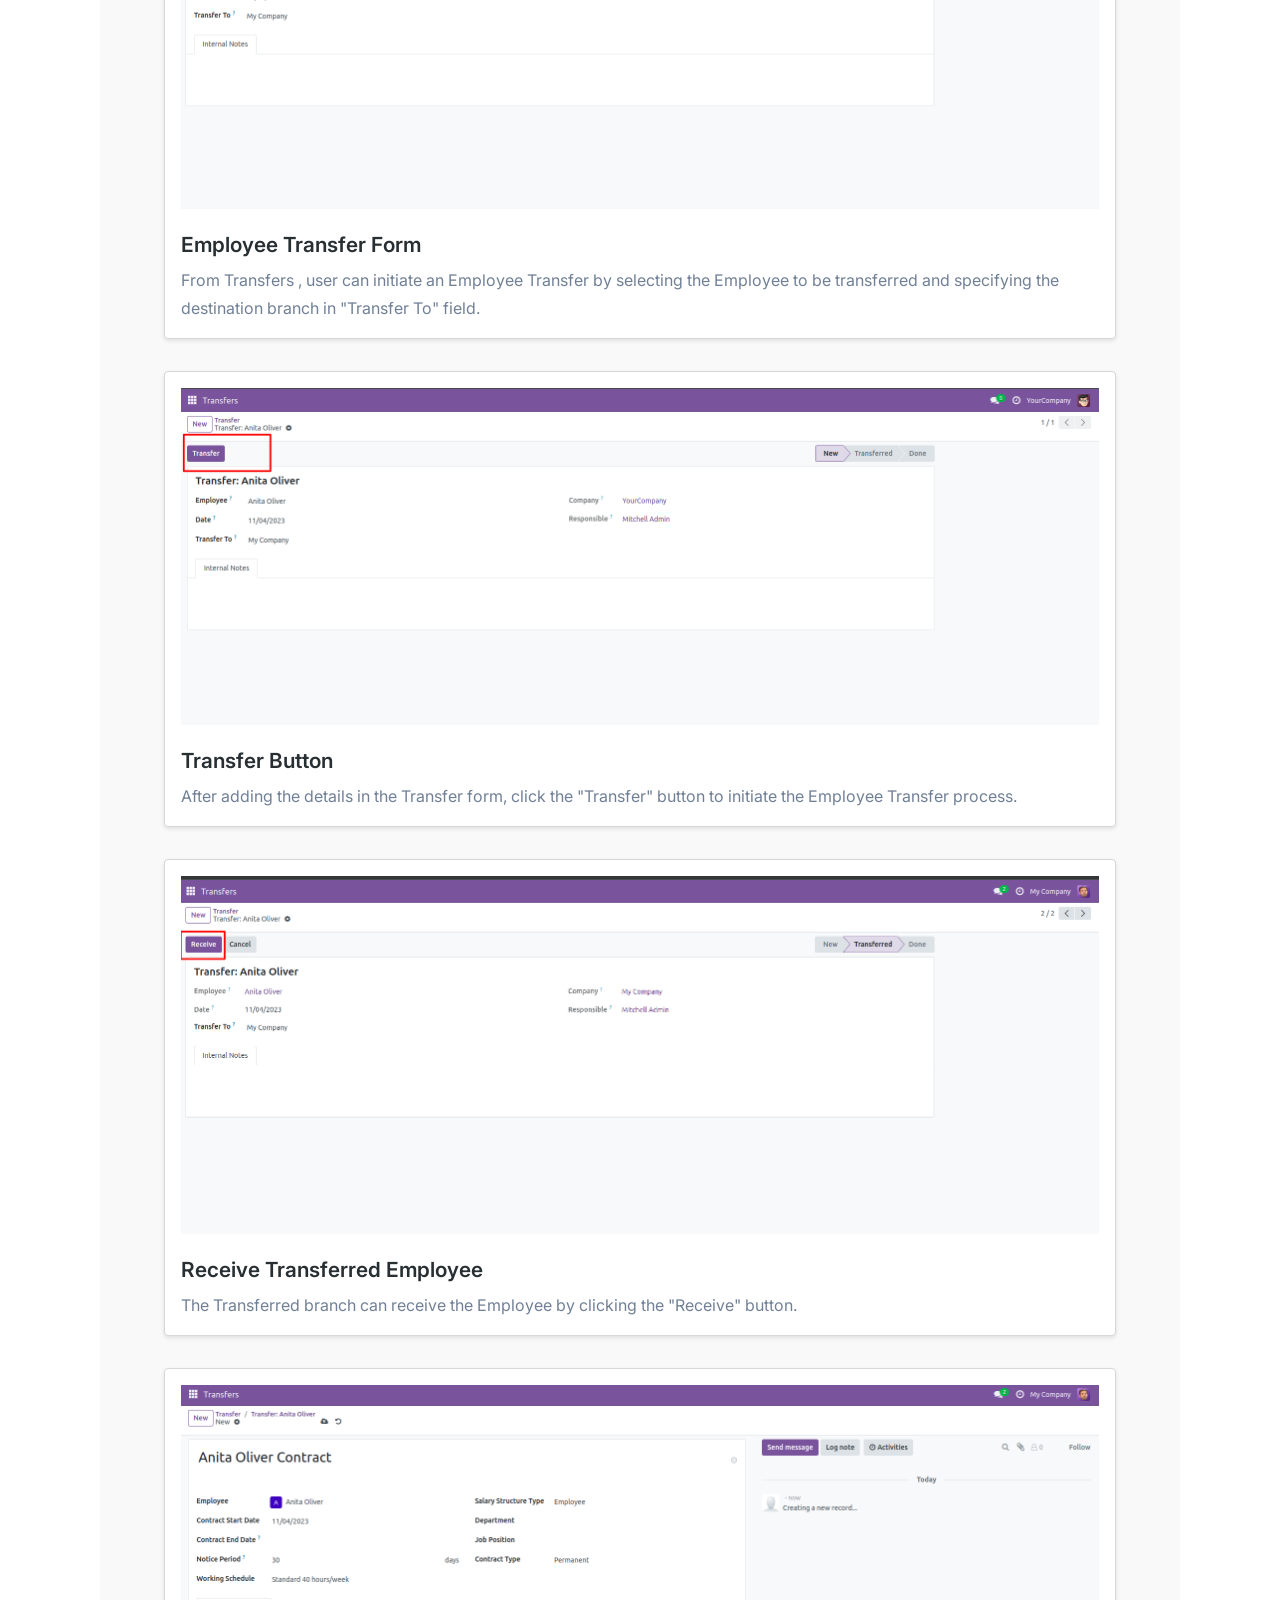
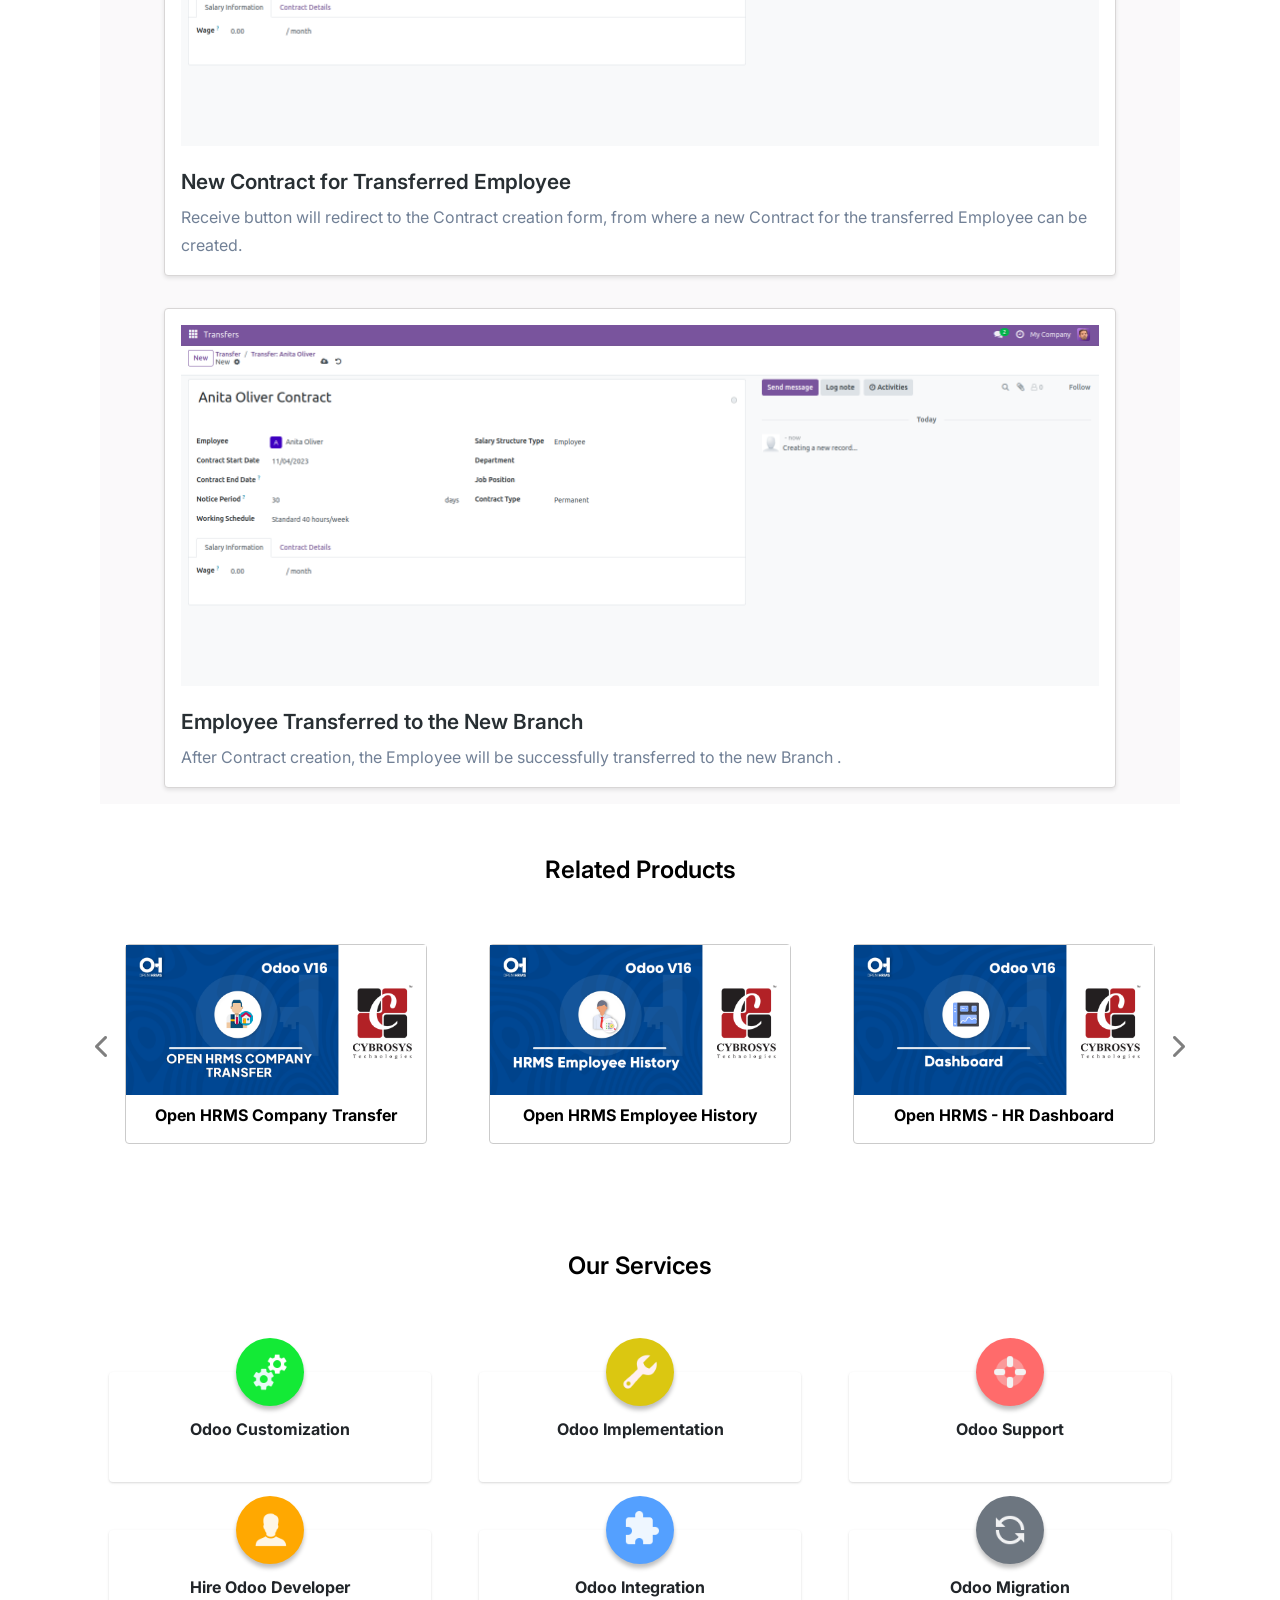
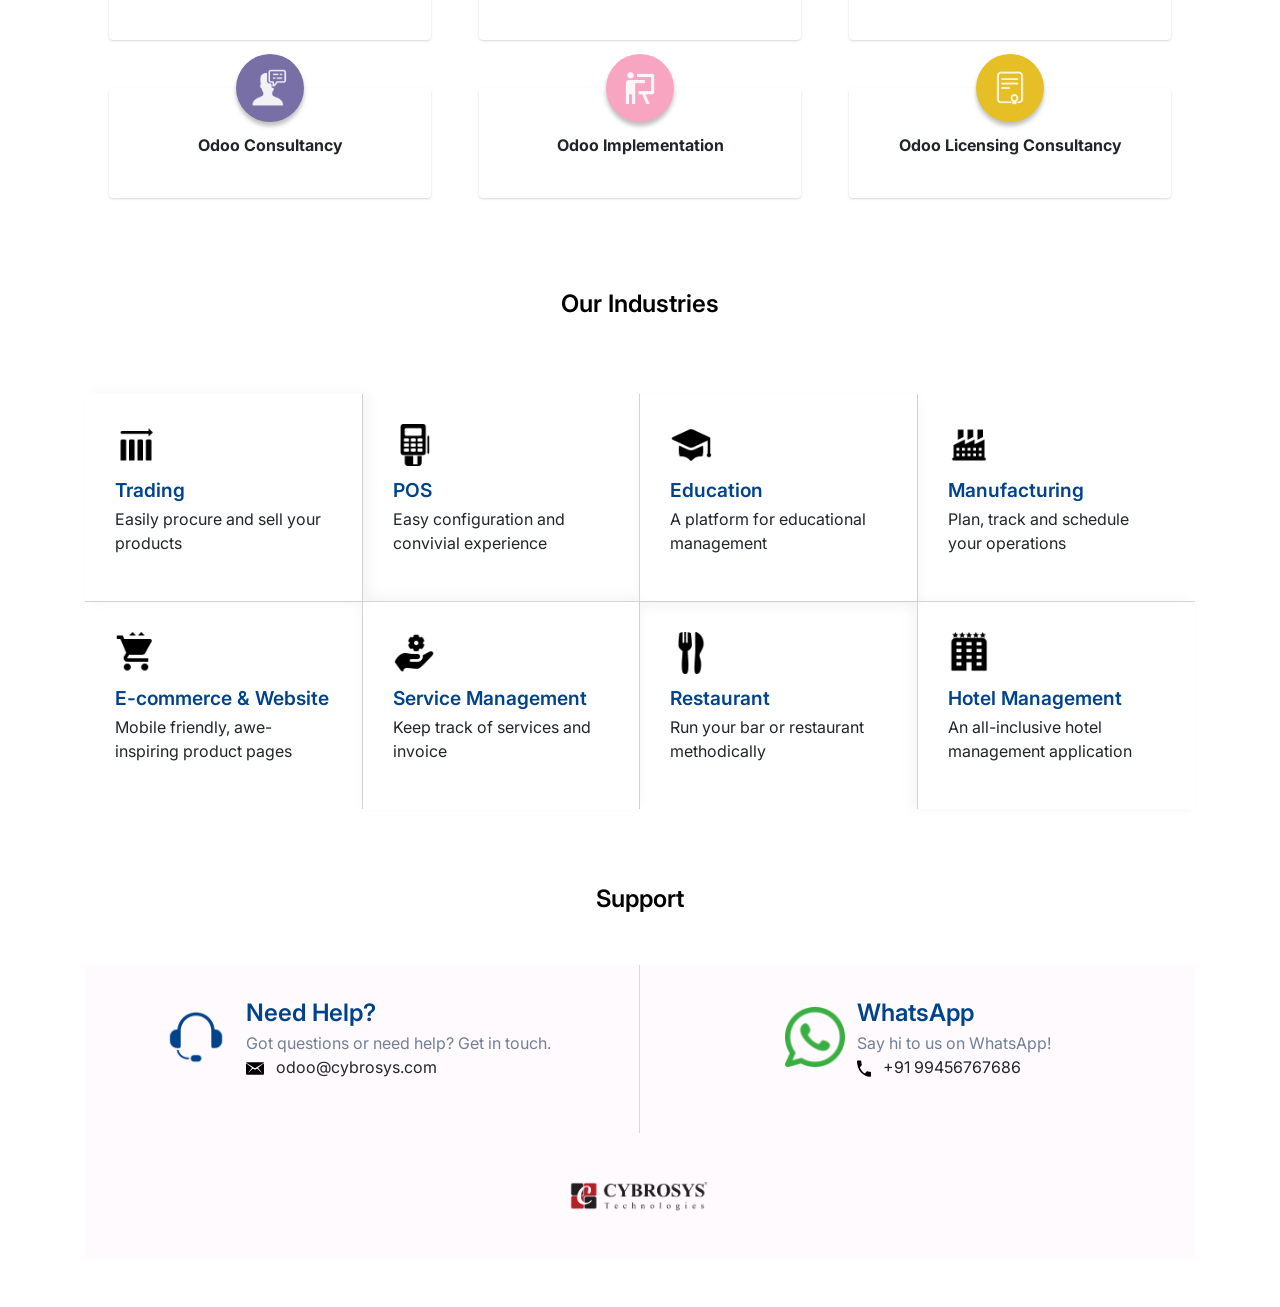
<file: addons/hr_employee_transfer/static/description/index.html>
<!DOCTYPE html>
<html lang="en">
<head>
    <meta charset="UTF-8">
    <meta name="viewport" content="width=device-width, initial-scale=1.0">
    <title>Odoo App 3 Index</title>

    <!-- Bootstrap CSS -->
    <link rel="stylesheet" href="https://cdn.jsdelivr.net/npm/bootstrap@4.0.0/dist/css/bootstrap.min.css"
          integrity="sha384-Gn5384xqQ1aoWXA+058RXPxPg6fy4IWvTNh0E263XmFcJlSAwiGgFAW/dAiS6JXm" crossorigin="anonymous">
    <link rel="stylesheet" href="https://cdnjs.cloudflare.com/ajax/libs/font-awesome/6.2.1/css/all.min.css">
    <link rel="preconnect" href="https://fonts.googleapis.com">
    <link rel="preconnect" href="https://fonts.gstatic.com" crossorigin>
    <link href="https://fonts.googleapis.com/css2?family=Inter:wght@400;500;600;700;800&display=swap" rel="stylesheet">
</head>
<body>
<section>
    <div class="container" style="font-family: 'Inter', sans-serif !important;background-color: #fff !important;">
        <div class="row">
            <div class="col-sm-12 col-md-12 col-lg-12 d-flex justify-content-between flex-wrap align-items-sm-center"
                 style="border-bottom:1px solid rgba(0, 0, 0, 0.22)">
                <div class="my-3">
                    <img src="images/logo-horizontal (1).png" style="width:auto !important; height:20px !important">
                </div>
                <div class="my-3 d-flex align-items-center">
                    <div class="text-center"
                         style="background-color:#017E84 !important;font-size: 0.8rem !important; color:#fff !important; font-weight:500 !important; padding:4px !important; margin:0 3px !important; border-radius:50px !important; min-width: 120px !important;">
                        Community
                    </div>
                </div>
            </div>
        </div>
        <div class="row">
            <div class="col-sm-12 col-md-12 col-lg-12 text-center d-flex align-items-center flex-column"
                 style="margin: 80px 0px !important;">
                <h1 style="font-size: 2.8rem;font-weight: 700; color:
                    #1A202C;">
                    Open HRMS Branch Transfer</h1>
                <p class="my-3 mb-4"
                   style="max-width: 80%; font-weight: 400 !important; line-height: 32px; color: #718096;">
                    Employee Transfer Between Branches.
                </p>
                <div style="width: 80%;">
                    <img src="assets/screenshots/hero.gif" class="img-responsive" width="100%" height="auto">
                </div>
            </div>
        </div>
        <div class="container mt-5 mb-5">
            <div class="col-lg-12 d-flex flex-column justify-content-center align-items-center mt-4">
                <p class="m-0" style="font-weight: 600; font-size: 24px; color:#00438B !important">Key Highlights
                </p>
            </div>
            <div class="row py-4">
                <div class="col-md-6 col-sm-12 p-3">

                    <div class="d-flex   h-100" style="padding: 30px;border-radius: 12px;
                                    background: #FFF;
                                    box-shadow: 1px 2px 3px 0px rgba(0, 0, 0, 0.25); ">
                        <div style="width: 36px; height: 36px; border-radius: 50%; background: #00438B;
                                    display: flex; justify-content: center; align-items: center;
                                    margin-right: 10px;flex-shrink: 0;">
                            <i class="fa-solid fa-star  " style="color: #fff;font-size:14px;"></i>
                        </div>
                        <div>

                            <p style="color: #1A202C;font-weight: 600;
                                      font-size: 1.2rem; margin-bottom: 2px;">Employee Branch Transfer</p>
                            <p class="m-0" style="color:#718096">Initiate the transfer of an employee from one branch
                                to another.
                            </p>
                        </div>
                    </div>
                </div>
                <div class="col-md-6 col-sm-12 p-3">

                    <div class="d-flex   h-100" style="padding: 30px;border-radius: 12px;
                                    background: #FFF;
                                    box-shadow: 1px 2px 3px 0px rgba(0, 0, 0, 0.25); ">
                        <div style="width: 36px; height: 36px; border-radius: 50%; background:#00438B;
                                    display: flex; justify-content: center; align-items: center;
                                    margin-right: 10px;flex-shrink: 0;">
                            <i class="fa-solid fa-star  " style="color: #fff;font-size:14px;"></i>
                        </div>
                        <div>

                            <p style="color: #1A202C;font-weight: 600;
                                      font-size: 1.2rem; margin-bottom: 2px;">New Contract for the Employee</p>
                            <p class="m-0" style="color:#718096">Able to create a new contract for the transferred
                                employee.
                            </p>
                        </div>
                    </div>
                </div>
                <div class="col-md-6 col-sm-12 p-3">

                    <div class="d-flex   h-100" style="padding: 30px;border-radius: 12px;
                                    background: #FFF;
                                    box-shadow: 1px 2px 3px 0px rgba(0, 0, 0, 0.25); ">
                        <div style="width: 36px; height: 36px; border-radius: 50%; background:#00438B;
                                    display: flex; justify-content: center; align-items: center;
                                    margin-right: 10px;flex-shrink: 0;">
                            <i class="fa-solid fa-star  " style="color: #fff;font-size:14px;"></i>
                        </div>
                        <div>

                            <p style="color: #1A202C;font-weight: 600;
                                      font-size: 1.2rem; margin-bottom: 2px;">Transfer Request Approval</p>
                            <p class="m-0" style="color:#718096">The employee will remain in the same branch until the
                                transferred branch receives the employee.
                            </p>
                        </div>
                    </div>
                </div>
            </div>

        </div>

        <div class="container rounded">
            <ul class="nav nav-tabs d-flex" style="width: fit-content;margin: 0 auto;gap: 1rem;">
                <li class="col text-center py-2 text-nowrap "
                    style="color: #fff; background-color: #00438B;border-radius: 6px 6px 0px 0px;"><a
                        class="active show" data-toggle="tab" href="#tab1"
                        style="color: #fff;font-weight: 500; background-color: #00438B; text-decoration: none;">
                    <i class="fa-regular fa-image  pr-2" style="color: #fff;"></i>
                    Screenshots</a></li>

                <li class="col text-center py-2 text-nowrap "
                    style="color: #fff; background-color: #00438B;border-radius: 6px 6px 0px 0px;"><a
                        data-toggle="tab" href="#tab2"
                        style="color: #fff;font-weight: 500;  text-decoration: none;"><i
                        class="fa-solid fa-star  pr-2" style="color: #fff;"></i>Features</a></li>
                <li class="col text-center py-2 text-nowrap "
                    style="color: #fff; background-color: #00438B;border-radius: 6px 6px 0px 0px;"><a
                        data-toggle="tab" href="#tab3"
                        style="color: #fff;font-weight: 500; text-decoration: none; background-color:#00438B;"><i
                        class="fa-solid fa-book-open  pr-2" style="color: #fff;"></i>Released Notes</a></li>

            </ul>

            <div class="tab-content" style="background-color: rgba(121, 113, 119, 0.04);">
                <div id="tab1" class="tab-pane fade in active show">
                    <div class="col-lg-12 py-2" style="padding: 1rem 4rem !important;">
                        <div
                                style="border: 1px solid #d8d6d6; border-radius: 4px; background: #fff; box-shadow: 0 2px 4px rgba(0, 0, 0, 0.1);">
                            <div class="row justify-content-center p-3 w-100 m-0">

                                <img src="assets/screenshots/screenshot_1.png" class="img-responsive" width="100%"
                                     height="auto">

                            </div>
                            <div class="px-3">
                                <h4 class="mt-2"
                                    style=" font-weight:600 !important; color:#282F33 !important; font-size:1.3rem !important">
                                    Employee Transfer Form</h4>
                                <p style=" color:#718096!important; font-size:1rem !important;line-height: 28px;">
                                    From Transfers , user can initiate an Employee Transfer by selecting the Employee to
                                    be transferred and specifying the destination branch in "Transfer To" field.</p>
                            </div>

                        </div>
                    </div>
                    <div class="col-lg-12 py-2" style="padding: 1rem 4rem !important;">
                        <div
                                style="border: 1px solid #d8d6d6; border-radius: 4px;  background: #fff; box-shadow: 0 2px 4px rgba(0, 0, 0, 0.1);">
                            <div class="row justify-content-center p-3 w-100 m-0">

                                <img src="assets/screenshots/screenshot_2.png" class="img-responsive" width="100%"
                                     height="auto">

                            </div>
                            <div class="px-3">
                                <h4 class="mt-2"
                                    style=" font-weight:600 !important; color:#282F33 !important; font-size:1.3rem !important">
                                    Transfer Button</h4>
                                <p style=" color:#718096!important; font-size:1rem !important;line-height: 28px;">
                                    After adding the details in the Transfer form, click the "Transfer" button to
                                    initiate the Employee Transfer process.</p>
                            </div>

                        </div>
                    </div>
                    <div class="col-lg-12 py-2" style="padding: 1rem 4rem !important;">
                        <div
                                style="border: 1px solid #d8d6d6; border-radius: 4px;  background: #fff; box-shadow: 0 2px 4px rgba(0, 0, 0, 0.1);">
                            <div class="row justify-content-center p-3 w-100 m-0">

                                <img src="assets/screenshots/screenshot_3.png" class="img-responsive" width="100%"
                                     height="auto">

                            </div>
                            <div class="px-3">
                                <h4 class="mt-2"
                                    style=" font-weight:600 !important; color:#282F33 !important; font-size:1.3rem !important">
                                    Receive Transferred Employee</h4>
                                <p style=" color:#718096!important; font-size:1rem !important;line-height: 28px;">
                                    The Transferred branch can receive the Employee by clicking the "Receive"
                                    button.</p>
                            </div>

                        </div>
                    </div>
                    <div class="col-lg-12 py-2" style="padding: 1rem 4rem !important;">
                        <div
                                style="border: 1px solid #d8d6d6; border-radius: 4px;  background: #fff; box-shadow: 0 2px 4px rgba(0, 0, 0, 0.1);">
                            <div class="row justify-content-center p-3 w-100 m-0">

                                <img src="assets/screenshots/screenshot_4.png" class="img-responsive" width="100%"
                                     height="auto">

                            </div>
                            <div class="px-3">
                                <h4 class="mt-2"
                                    style=" font-weight:600 !important; color:#282F33 !important; font-size:1.3rem !important">
                                    New Contract for Transferred Employee</h4>
                                <p style=" color:#718096!important; font-size:1rem !important;line-height: 28px;">
                                    Receive button will redirect to the Contract creation form, from where a new
                                    Contract for the transferred Employee can be created.</p>
                            </div>

                        </div>
                    </div>
                    <div class="col-lg-12 py-2" style="padding: 1rem 4rem !important;">
                        <div
                                style="border: 1px solid #d8d6d6; border-radius: 4px;  background: #fff; box-shadow: 0 2px 4px rgba(0, 0, 0, 0.1);">
                            <div class="row justify-content-center p-3 w-100 m-0">

                                <img src="assets/screenshots/screenshot_4.png" class="img-responsive" width="100%"
                                     height="auto">

                            </div>
                            <div class="px-3">
                                <h4 class="mt-2"
                                    style=" font-weight:600 !important; color:#282F33 !important; font-size:1.3rem !important">
                                    Employee Transferred to the New Branch</h4>
                                <p style=" color:#718096!important; font-size:1rem !important;line-height: 28px;">
                                    After Contract creation, the Employee will be successfully transferred to the new
                                    Branch
                                    .</p>
                            </div>

                        </div>
                    </div>
                </div>

                <div id="tab2" class="tab-pane fade">
                    <div class="col-mg-12" style="padding: 1rem 4rem;">
                        <ul style="list-style: none; padding: 1rem 0;font-weight: 500;">
                            <li class="py-3"
                                style="font-weight: 500;background-color: #fff; border-radius: 4px; padding: 1rem; margin-bottom: 1rem; box-shadow: 0 2px 4px rgba(0, 0, 0, 0.1);">
                                    <span style="margin-right: 12px;"><img src="images/star (1) 2.svg" alt=""
                                                                           width="16px"></span>Able to transfer
                                Employees between branches very easily
                            </li>
                            <li class="py-3"
                                style="font-weight: 500;background-color: #fff; border-radius: 4px; padding: 1rem; margin-bottom: 1rem; box-shadow: 0 2px 4px rgba(0, 0, 0, 0.1);">
                                    <span style="margin-right: 12px;"><img src="images/star (1) 2.svg" alt=""
                                                                           width="16px"></span>New Contract creation for
                                transferred Employee
                            </li>
                            <li class="py-3"
                                style="font-weight: 500;background-color: #fff; border-radius: 4px; padding: 1rem; margin-bottom: 1rem; box-shadow: 0 2px 4px rgba(0, 0, 0, 0.1);">
                                    <span style="margin-right: 12px;"><img src="images/star (1) 2.svg" alt=""
                                                                           width="16px"></span>Transferred Branch can
                                Receive/un-receive the transferred Employee
                            </li>
                        </ul>
                    </div>
                </div>
                <div id="tab3" class="tab-pane fade">
                    <div class="col-mg-12 active" style="padding: 1rem 4rem;">
                        <div class="py-3"
                             style="font-weight: 500;background-color: #fff; border-radius: 4px; padding: 1rem; box-shadow: 0 2px 4px rgba(0, 0, 0, 0.1);">
                            <div class="d-flex mb-3" style="font-size: 0.8rem; font-weight: 500;"><span>Version
                                        17.0.1.0.0</span><span class="px-2">|</span><span
                                    style="color: #00438B;font-weight: 600;">Released on:28th November 2023</span>
                            </div>
                            <p class="m-0"
                               style=" color:#718096!important; font-size:1rem !important;line-height: 28px;">

                                Initial Commit for Open HRMS Branch Transfer</p>
                        </div>
                    </div>
                </div>
            </div>
        </div>
        <div class="container mt-5">
            <div class="col-lg-12 d-flex flex-column justify-content-center align-items-center mt-5">
                <p class="m-0" style="font-weight: 600; font-size: 24px; color:#000 !important">Related Products</p>

            </div>
        </div>
        <div id="myCarousel" class="carousel slide py-3" data-ride="carousel">

            <div class="carousel-inner">
                <div class="carousel-item active">
                    <div class="row p-4">
                        <div class="col">
                            <div class="p-3">
                                <a href="https://apps.odoo.com/apps/modules/16.0/hr_employee_transfer/"
                                   style="color: #000; text-decoration: none;">
                                    <div style="border:1px solid #CBCBCB !important;border-radius: 4px;">
                                        <div style="width: 300px; ">
                                            <img src="assets/modules/banner_1.png" alt="" width="100%" height="auto">
                                        </div>
                                        <p class="text-center pt-2 text-black font-weight-bold">Open HRMS Company
                                            Transfer</p>
                                    </div>
                                </a>
                            </div>
                        </div>
                        <div class="col">
                            <div class="p-3">
                                <a href="https://apps.odoo.com/apps/modules/16.0/history_employee/"
                                   style="color: #000; text-decoration: none;">
                                    <div style="border:1px solid #CBCBCB !important;border-radius: 4px;">
                                        <div style="width: 300px; ">
                                            <img src="assets/modules/banner_2.png" alt="" width="100%" height="auto">
                                        </div>
                                        <p class="text-center pt-2 text-black font-weight-bold">Open HRMS Employee
                                            History</p>
                                    </div>
                                </a>
                            </div>
                        </div>
                        <div class="col">
                            <div class="p-3">
                                <a href="https://apps.odoo.com/apps/modules/16.0/hrms_dashboard/"
                                   style="color: #000; text-decoration: none;">
                                    <div style="border:1px solid #CBCBCB !important;border-radius: 4px;">
                                        <div style="width: 300px; ">
                                            <img src="assets/modules/banner_3.png" alt="" width="100%" height="auto">
                                        </div>
                                        <p class="text-center pt-2 text-black font-weight-bold">Open HRMS - HR
                                            Dashboard</p>
                                    </div>
                                </a>
                            </div>
                        </div>
                    </div>
                </div>
                <div class="carousel-item">
                    <div class="row p-4">
                        <div class="col">
                            <div class="p-3">
                                <a href="https://apps.odoo.com/apps/modules/16.0/hr_multi_company/"
                                   style="color: #000; text-decoration: none;">
                                    <div style="border:1px solid #CBCBCB !important;border-radius: 4px;">
                                        <div style="width: 300px; ">
                                            <img src="assets/modules/banner_4.png" alt="" width="100%" height="auto">
                                        </div>
                                        <p class="text-center pt-2 text-black font-weight-bold">Open HRMS
                                            Multi-Company</p>
                                    </div>
                                </a>
                            </div>
                        </div>
                        <div class="col">
                            <div class="p-3">
                                <a href="https://apps.odoo.com/apps/modules/16.0/hr_reminder/"
                                   style="color: #000; text-decoration: none;">
                                    <div style="border:1px solid #CBCBCB !important;border-radius: 4px;">
                                        <div style="width: 300px;">
                                            <img src="assets/modules/banner_5.png" alt="" width="100%" height="auto">

                                        </div>
                                        <p class="text-center pt-2 text-black font-weight-bold">Open HRMS Reminders
                                            Todo</p>
                                    </div>
                                </a>
                            </div>
                        </div>
                        <div class="col">
                            <div class="p-3">
                                <a href="https://apps.odoo.com/apps/modules/16.0/hr_resignation/"
                                   style="color: #000; text-decoration: none;">
                                    <div style="border:1px solid #CBCBCB !important;border-radius: 4px;">
                                        <div style="width: 300px;">
                                            <img src="assets/modules/banner_6.png" alt="" width="100%" height="auto">

                                        </div>
                                        <p class="text-center pt-2 text-black font-weight-bold">Open HRMS
                                            Resignation</p>
                                    </div>
                                </a>
                            </div>
                        </div>
                    </div>
                </div>
            </div>
            <a class="carousel-control-prev" href="#myCarousel" data-slide="prev" style="width: 35px; color: #000;">
                    <span class="carousel-control-prev-icon">
                        <i class="fa fa-chevron-left" style="font-size: 24px;"></i>
                    </span>
            </a>
            <a class="carousel-control-next" href="#myCarousel" data-slide="next" style="width: 35px; color: #000;">
                    <span class="carousel-control-next-icon">
                        <i class="fa fa-chevron-right" style="font-size: 24px;"></i>
                    </span>
            </a>
        </div>
        <div class="container mt-5">
            <div class="col-lg-12 d-flex flex-column justify-content-center align-items-center mt-4">
                <p class="m-0" style="font-weight: 600; font-size: 24px; color:#000 !important">Our Services</p>

            </div>
        </div>
        <div class="container my-5">
            <div class="row py-3">
                <div class="col-md-4 col-sm-6 px-4 py-4">
                    <div
                            style="background-color: #fff; padding: 25px; text-align: center;  box-shadow: rgba(0, 0, 0, 0.1) 0px 1px 3px 0px, rgba(0, 0, 0, 0.06) 0px 1px 2px 0px; position: relative;border-radius: 4px;">

                        <div style="position: absolute; top: 0%; left: 50%; transform: translate(-50%, -50%);">
                            <div style="background-color:#13EA36 ; border-radius: 50%; padding: 15px;    width: 68px;
                                    height: 68px; display: inline-block; box-shadow:0px 4px 4px rgba(0, 0, 0, 0.25);">
                                <img src="images/cogs.png" alt="service-icon" width="38px" height="auto">
                            </div>
                        </div>
                        <p style="margin-top: 20px; font-weight: bold;">Odoo Customization</p>
                    </div>
                </div>
                <div class="col-md-4 col-sm-6 px-4 py-4">
                    <div
                            style="background-color: #fff; padding: 25px; text-align: center; box-shadow: rgba(0, 0, 0, 0.1) 0px 1px 3px 0px, rgba(0, 0, 0, 0.06) 0px 1px 2px 0px; position: relative;border-radius: 4px;">

                        <div style="position: absolute; top: 0%; left: 50%; transform: translate(-50%, -50%);">
                            <div style="background-color:#DBC711; border-radius: 50%; padding: 15px;    width: 68px;
                                    height: 68px; display: inline-block; box-shadow:0px 4px 4px rgba(0, 0, 0, 0.25);">
                                <img src="images/wrench.png" alt="service-icon" width="38px" height="auto">
                            </div>
                        </div>
                        <p style="margin-top: 20px; font-weight: bold;">Odoo Implementation</p>
                    </div>
                </div>
                <div class="col-md-4 col-sm-6 px-4 py-4">
                    <div
                            style="background-color: #fff; padding: 25px; text-align: center;  box-shadow: rgba(0, 0, 0, 0.1) 0px 1px 3px 0px, rgba(0, 0, 0, 0.06) 0px 1px 2px 0px; position: relative; border-radius: 4px;">

                        <div style="position: absolute; top: 0%; left: 50%; transform: translate(-50%, -50%);">
                            <div style="background-color:#FF6B6B ; border-radius: 50%; padding: 15px;    width: 68px;
                                    height: 68px; display: inline-block; box-shadow:0px 4px 4px rgba(0, 0, 0, 0.25);">
                                <img src="images/lifebuoy.png" alt="service-icon" width="38px" height="auto">
                            </div>
                        </div>
                        <p style="margin-top: 20px; font-weight: bold;">Odoo Support</p>
                    </div>
                </div>
                <div class="col-md-4 col-sm-6 px-4 py-4">
                    <div
                            style="background-color: #fff; padding: 25px; text-align: center; box-shadow: rgba(0, 0, 0, 0.1) 0px 1px 3px 0px, rgba(0, 0, 0, 0.06) 0px 1px 2px 0px; position: relative; border-radius: 4px;">

                        <div style="position: absolute; top: 0%; left: 50%; transform: translate(-50%, -50%);">
                            <div style="background-color:#FFA801 ; border-radius: 50%; padding: 15px;    width: 68px;
                                    height: 68px; display: inline-block; box-shadow:0px 4px 4px rgba(0, 0, 0, 0.25);">
                                <img src="images/user.png" alt="service-icon" width="38px" height="auto">
                            </div>
                        </div>
                        <p style="margin-top: 20px; font-weight: bold;">Hire Odoo Developer</p>
                    </div>
                </div>
                <div class="col-md-4 col-sm-6 px-4 py-4">
                    <div
                            style="background-color: #fff; padding: 25px; text-align: center;  box-shadow: rgba(0, 0, 0, 0.1) 0px 1px 3px 0px, rgba(0, 0, 0, 0.06) 0px 1px 2px 0px; position: relative; border-radius: 4px;">

                        <div style="position: absolute; top: 0%; left: 50%; transform: translate(-50%, -50%);">
                            <div style="background-color:#54A0FF; border-radius: 50%; padding: 15px;    width: 68px;
                                    height: 68px; display: inline-block; box-shadow:0px 4px 4px rgba(0, 0, 0, 0.25);">
                                <img src="images/puzzle.png" alt="service-icon" width="38px" height="auto">
                            </div>
                        </div>
                        <p style="margin-top: 20px; font-weight: bold;">Odoo Integration</p>
                    </div>
                </div>
                <div class="col-md-4 col-sm-6 px-4 py-4">
                    <div
                            style="background-color: #fff; padding: 25px; text-align: center;  box-shadow: rgba(0, 0, 0, 0.1) 0px 1px 3px 0px, rgba(0, 0, 0, 0.06) 0px 1px 2px 0px; position: relative;border-radius: 4px;">

                        <div style="position: absolute; top: 0%; left: 50%; transform: translate(-50%, -50%);">
                            <div style="background-color:#6D7680 ; border-radius: 50%; padding: 15px;    width: 68px;
                                    height: 68px; display: inline-block; box-shadow:0px 4px 4px rgba(0, 0, 0, 0.25);">
                                <img src="images/update.png" alt="service-icon" width="38px" height="auto">
                            </div>
                        </div>
                        <p style="margin-top: 20px; font-weight: bold;">Odoo Migration</p>
                    </div>
                </div>
                <div class="col-md-4 col-sm-6 px-4 py-4">
                    <div
                            style="background-color: #fff; padding: 25px; text-align: center;  box-shadow: rgba(0, 0, 0, 0.1) 0px 1px 3px 0px, rgba(0, 0, 0, 0.06) 0px 1px 2px 0px; position: relative;border-radius: 4px;">

                        <div style="position: absolute; top: 0%; left: 50%; transform: translate(-50%, -50%);">
                            <div style="background-color:#786FA6 ; border-radius: 50%; padding: 15px;    width: 68px;
                                    height: 68px; display: inline-block; box-shadow:0px 4px 4px rgba(0, 0, 0, 0.25);">
                                <img src="images/consultation.png" alt="service-icon" width="38px" height="auto">
                            </div>
                        </div>
                        <p style="margin-top: 20px; font-weight: bold;">Odoo Consultancy</p>
                    </div>
                </div>
                <div class="col-md-4 col-sm-6 px-4 py-4">
                    <div
                            style="background-color: #fff; padding: 25px; text-align: center; box-shadow: rgba(0, 0, 0, 0.1) 0px 1px 3px 0px, rgba(0, 0, 0, 0.06) 0px 1px 2px 0px;position: relative;border-radius: 4px;">

                        <div style="position: absolute; top: 0%; left: 50%; transform: translate(-50%, -50%);">
                            <div style="background-color:#F8A5C2 ; border-radius: 50%; padding: 15px;    width: 68px;
                                    height: 68px; display: inline-block; box-shadow:0px 4px 4px rgba(0, 0, 0, 0.25);">
                                <img src="images/training.png" alt="service-icon" width="38px" height="auto">
                            </div>
                        </div>
                        <p style="margin-top: 20px; font-weight: bold;">Odoo Implementation</p>
                    </div>
                </div>
                <div class="col-md-4 col-sm-6 px-4 py-4">
                    <div
                            style="background-color: #fff; padding: 25px; text-align: center;  box-shadow: rgba(0, 0, 0, 0.1) 0px 1px 3px 0px, rgba(0, 0, 0, 0.06) 0px 1px 2px 0px; position: relative;border-radius: 4px;">

                        <div style="position: absolute; top: 0%; left: 50%; transform: translate(-50%, -50%);">
                            <div style="background-color:#E6BE26; border-radius: 50%; padding: 15px;    width: 68px;
                                    height: 68px; display: inline-block; box-shadow:0px 4px 4px rgba(0, 0, 0, 0.25);">
                                <img src="images/license.png" alt="service-icon" width="38px" height="auto">
                            </div>
                        </div>
                        <p style="margin-top: 20px; font-weight: bold;">Odoo Licensing Consultancy</p>
                    </div>
                </div>
            </div>
        </div>
        <div class="container mt-5">
            <div class="col-lg-12 d-flex flex-column justify-content-center align-items-center mt-4">
                <p class="m-0" style="font-weight: 600; font-size: 24px; color:#000 !important">Our Industries</p>
            </div>
        </div>
        <div class="container">
            <div class="row my-5 py-4">
                <div class="col-md-3 col-sm-6 p-0">
                    <div class="d-flex flex-column h-100 "
                         style="border-right: 1px solid rgb(209, 209, 209); border-bottom: 1px solid  rgb(209, 209, 209); padding: 30px; box-shadow: 6px 0 10px rgba(228, 227, 227, 0.373);">
                        <img src="images/trading-black.png" width="42px" height="auto" alt="">
                        <p style="color:#00438B;font-weight: 600; margin-top: 10px;
                           font-size: 1.2rem; margin-bottom: 2px;">Trading</p>
                        <p>Easily procure and sell your products</p>
                    </div>
                </div>
                <div class="col-md-3 col-sm-6  p-0">
                    <div class="d-flex flex-column h-100"
                         style="border-right: 1px solid rgb(209, 209, 209);border-bottom: 1px solid  rgb(209, 209, 209); padding: 30px;">
                        <img src="images/pos-black.png" width="42px" height="auto" alt="">
                        <p style="color:#00438B;font-weight: 600; margin-top: 10px;
                            font-size: 1.2rem; margin-bottom: 2px;">POS</p>
                        <p>Easy configuration and convivial experience</p>
                    </div>
                </div>
                <div class="col-md-3 col-sm-6  p-0">
                    <div class="d-flex flex-column h-100"
                         style="border-right: 1px solid  rgb(209, 209, 209);border-bottom: 1px solid   rgba(0, 0, 0, 0.2); padding: 30px; box-shadow: 0 5px 10px  rgba(228, 227, 227, 0.373)">
                        <img src="images/education-black.png" width="42px" height="auto" alt="">
                        <p style="color:#00438B;font-weight: 600; margin-top: 10px;
                            font-size: 1.2rem; margin-bottom: 2px;">Education</p>
                        <p>A platform for educational management</p>
                    </div>
                </div>
                <div class="col-md-3 col-sm-6  p-0">
                    <div class="d-flex flex-column h-100"
                         style="border-bottom: 1px solid  rgb(209, 209, 209); padding: 30px; ">
                        <img src="images/manufacturing-black.png" width="42px" height="auto" alt="">
                        <p style="color:#00438B;font-weight: 600; margin-top: 10px;
                            font-size: 1.2rem; margin-bottom: 2px;">Manufacturing</p>
                        <p>Plan, track and schedule your operations</p>
                    </div>
                </div>
                <div class="col-md-3 col-sm-6 p-0">
                    <div class="d-flex flex-column h-100"
                         style="border-right: 1px solid  rgb(209, 209, 209); padding: 30px;">
                        <img src="images/ecom-black.png" width="42px" height="auto" alt="">
                        <p style="color:#00438B;font-weight: 600; margin-top: 10px;
                            font-size: 1.2rem; margin-bottom: 2px;">E-commerce & Website</p>
                        <p>Mobile friendly, awe-inspiring product pages</p>
                    </div>
                </div>
                <div class="col-md-3 col-sm-6   p-0">
                    <div class="d-flex flex-column h-100"
                         style="border-right: 1px solid  rgb(209, 209, 209); padding: 30px;box-shadow: 0 -5px 10px  rgba(228, 227, 227, 0.373);">
                        <img src="images/service-black.png" width="42px" height="auto" alt="">
                        <p style="color:#00438B;font-weight: 600; margin-top: 10px;
                            font-size: 1.2rem; margin-bottom: 2px;">Service Management</p>
                        <p>Keep track of services and invoice</p>
                    </div>
                </div>
                <div class="col-md-3 col-sm-6    p-0">
                    <div class="d-flex flex-column h-100"
                         style="border-right: 1px solid  rgb(209, 209, 209); padding: 30px; ">
                        <img src="images/restaurant-black.png" width="42px" height="auto" alt="">
                        <p style="color: #00438B;font-weight: 600; margin-top: 10px;
                            font-size: 1.2rem; margin-bottom: 2px;">Restaurant</p>
                        <p>Run your bar or restaurant methodically</p>
                    </div>
                </div>
                <div class="col-md-3 col-sm-6   p-0">
                    <div class="d-flex flex-column h-100"
                         style=" padding: 30px;box-shadow: -5px 0 10px  rgba(228, 227, 227, 0.373);">
                        <img src="images/hotel-black.png" width="42px" height="auto" alt="">
                        <p style="color:#00438B;font-weight: 600; margin-top: 10px;
                            font-size: 1.2rem; margin-bottom: 2px;">Hotel Management</p>
                        <p>An all-inclusive hotel management application</p>
                    </div>
                </div>
            </div>
        </div>
        <div class="container mt-5">
            <div class="col-lg-12 d-flex flex-column justify-content-center align-items-center mt-5">
                <p class="m-0" style="font-weight: 600; font-size: 24px; color:#000 !important">Support</p>
            </div>
        </div>
        <div class="container my-5">
            <div class="row" style="background-color: #FFFAFE;">
                <div class="col-md-6 pb-4  d-flex align-items-center justify-content-center"
                     style="border-right: 1px solid #D9D9D9;">
                    <div style="padding: 30px;">
                        <div class="d-flex align-items-center">
                            <img src="images/support (3).png" alt="" width="60px" style="margin-right: 12px;">
                            <div style="padding: 0px 8px;">
                                    <span
                                            style="color: #00438B;font-size: 24px;font-weight: 600;padding-bottom: 1rem;">Need
                                        Help?</span>
                                <p class="m-0" style="color:#718096;">Got questions or need help? Get in touch.</p>
                                <div style="font-weight: 400;"><span><img src="images/support-email.svg" alt=""
                                                                          width="18px"
                                                                          style="filter: invert(1);margin-right: 0.8rem;"></span>odoo@cybrosys.com
                                </div>
                            </div>
                        </div>
                    </div>
                </div>
                <div class="col-md-6 pb-4 d-flex align-items-center justify-content-center">
                    <div style="padding: 30px;">
                        <div class="d-flex align-items-center">
                            <img src="images/whatsapp 1.svg" alt="" width="60px" style="margin-right: 12px;">
                            <div>
                                <span style="color: #00438B;font-size: 24px;font-weight: 600;">WhatsApp</span>
                                <p class="m-0" style="color:#718096;">Say hi to us on WhatsApp!</p>
                                <div style="font-weight: 400; font-size: 16px;"><span><img src="images/phone.svg"
                                                                                           alt="" width="14px"
                                                                                           style="filter: invert(1); margin-right: 0.8rem;"></span>+91
                                    99456767686
                                </div>
                            </div>
                        </div>
                    </div>
                </div>
                <div class="col-12 d-flex ">
                    <div class="my-5 mx-auto">
                        <img src="images/Cybrosys R.png" style="width:auto !important; height:30px !important">
                    </div>
                </div>
            </div>
        </div>
    </div>
</section>
<!-- Optional JavaScript -->
<!-- jQuery first, then Popper.js, then Bootstrap JS -->
<script src="https://ajax.googleapis.com/ajax/libs/jquery/3.5.1/jquery.min.js"></script>
<script src="https://maxcdn.bootstrapcdn.com/bootstrap/4.5.2/js/bootstrap.min.js"></script>
</body>
</html>
</file>
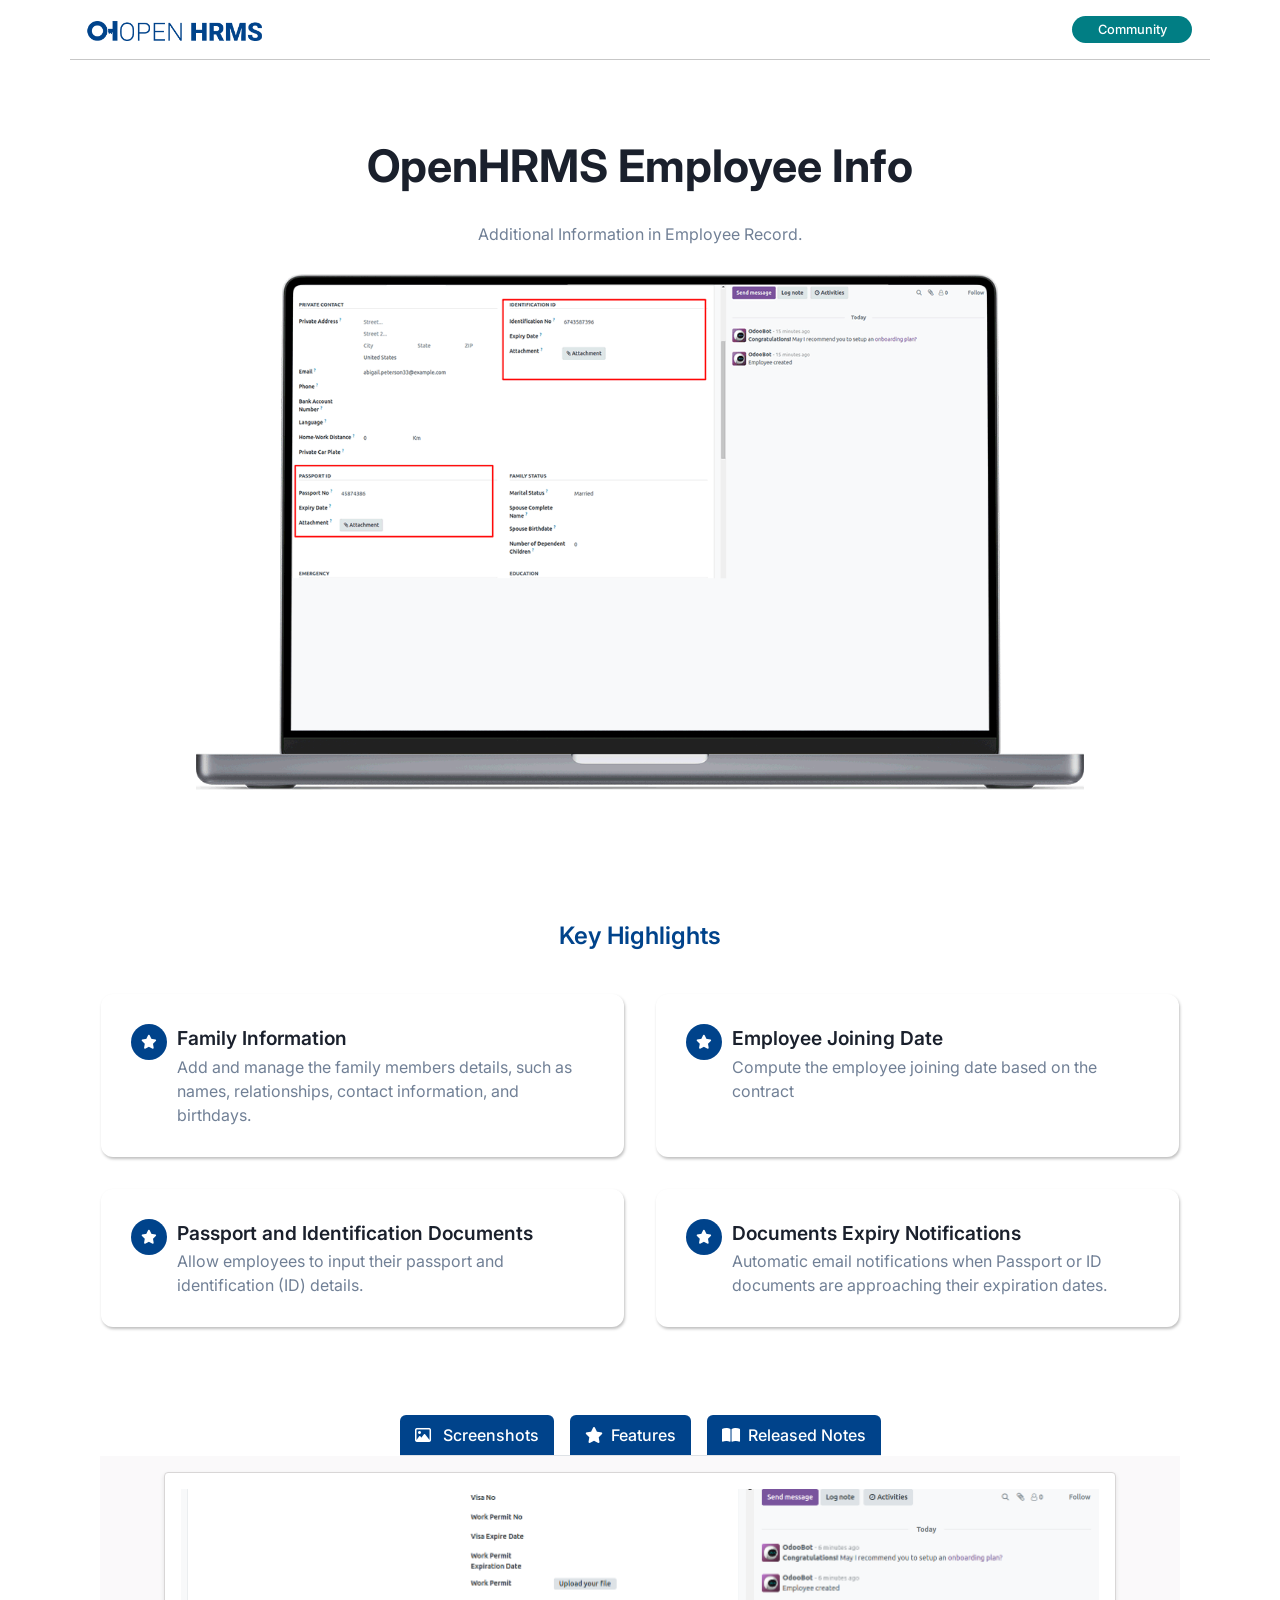
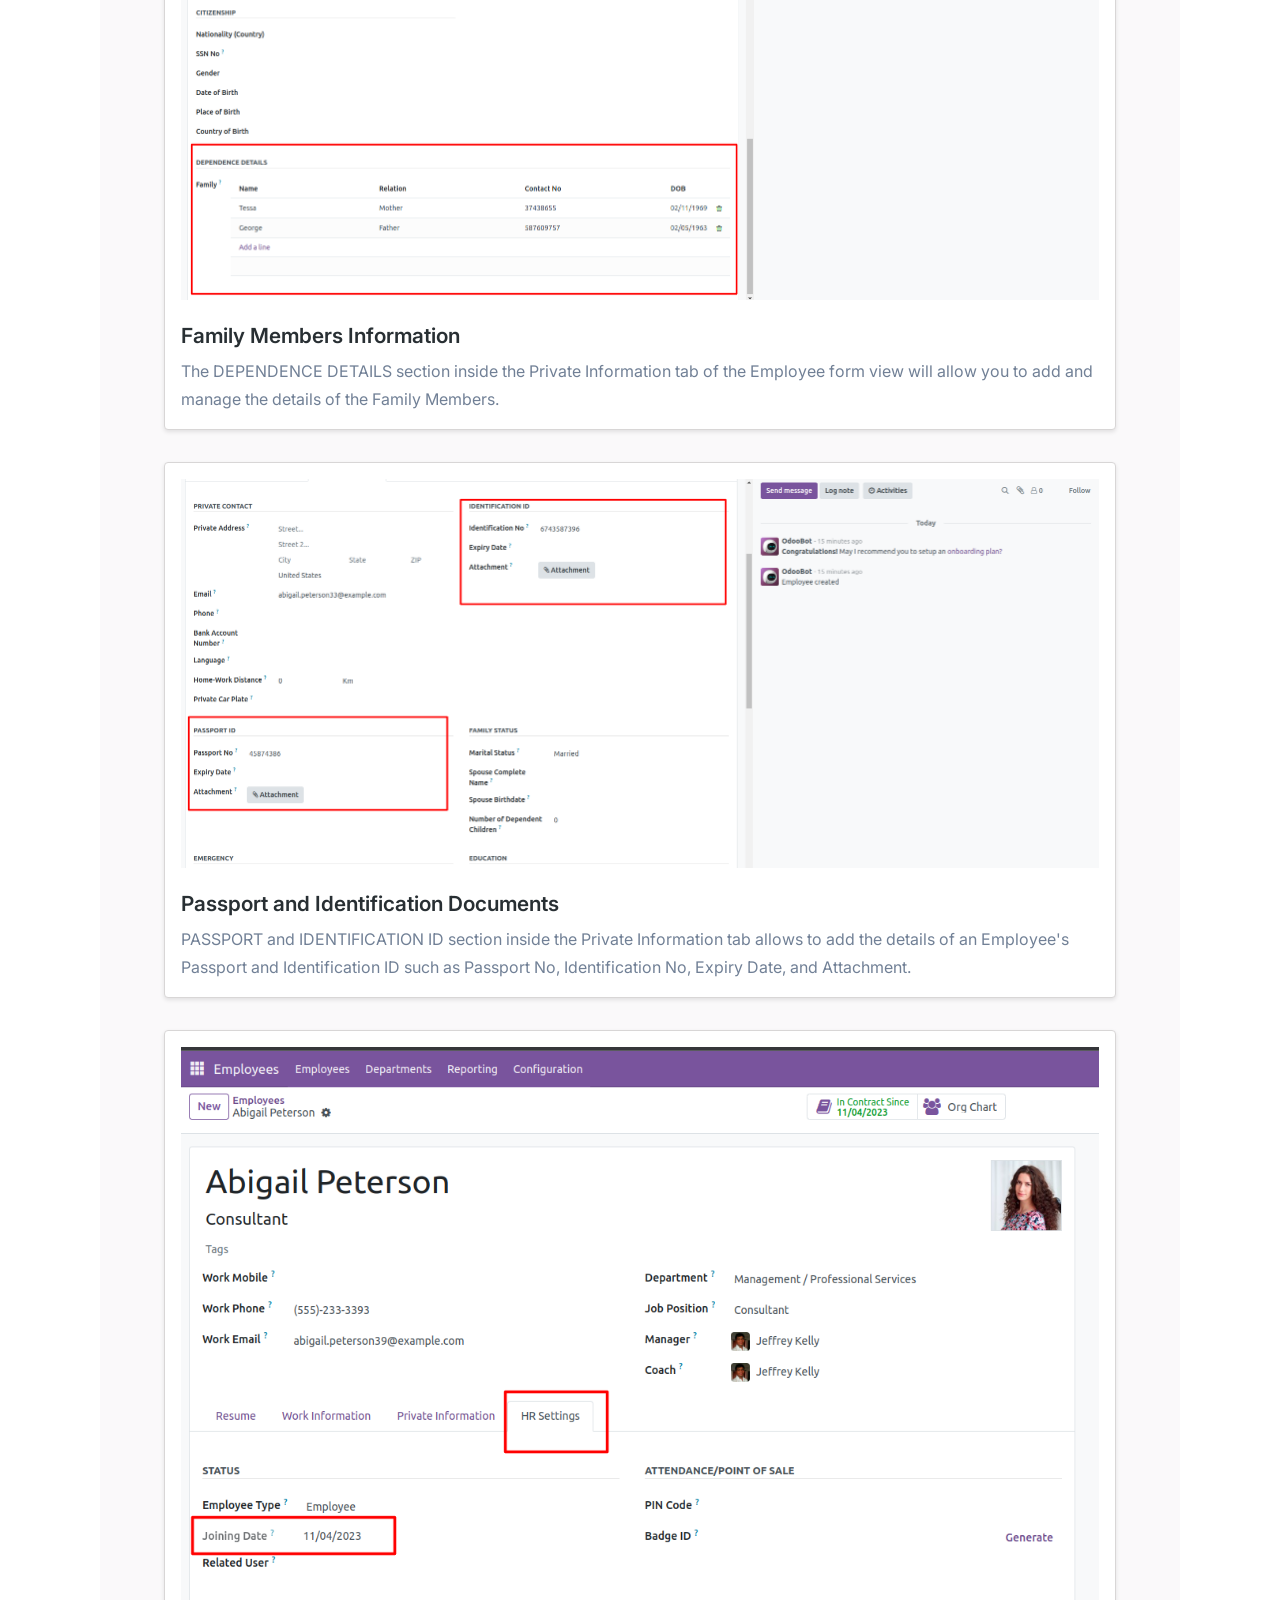
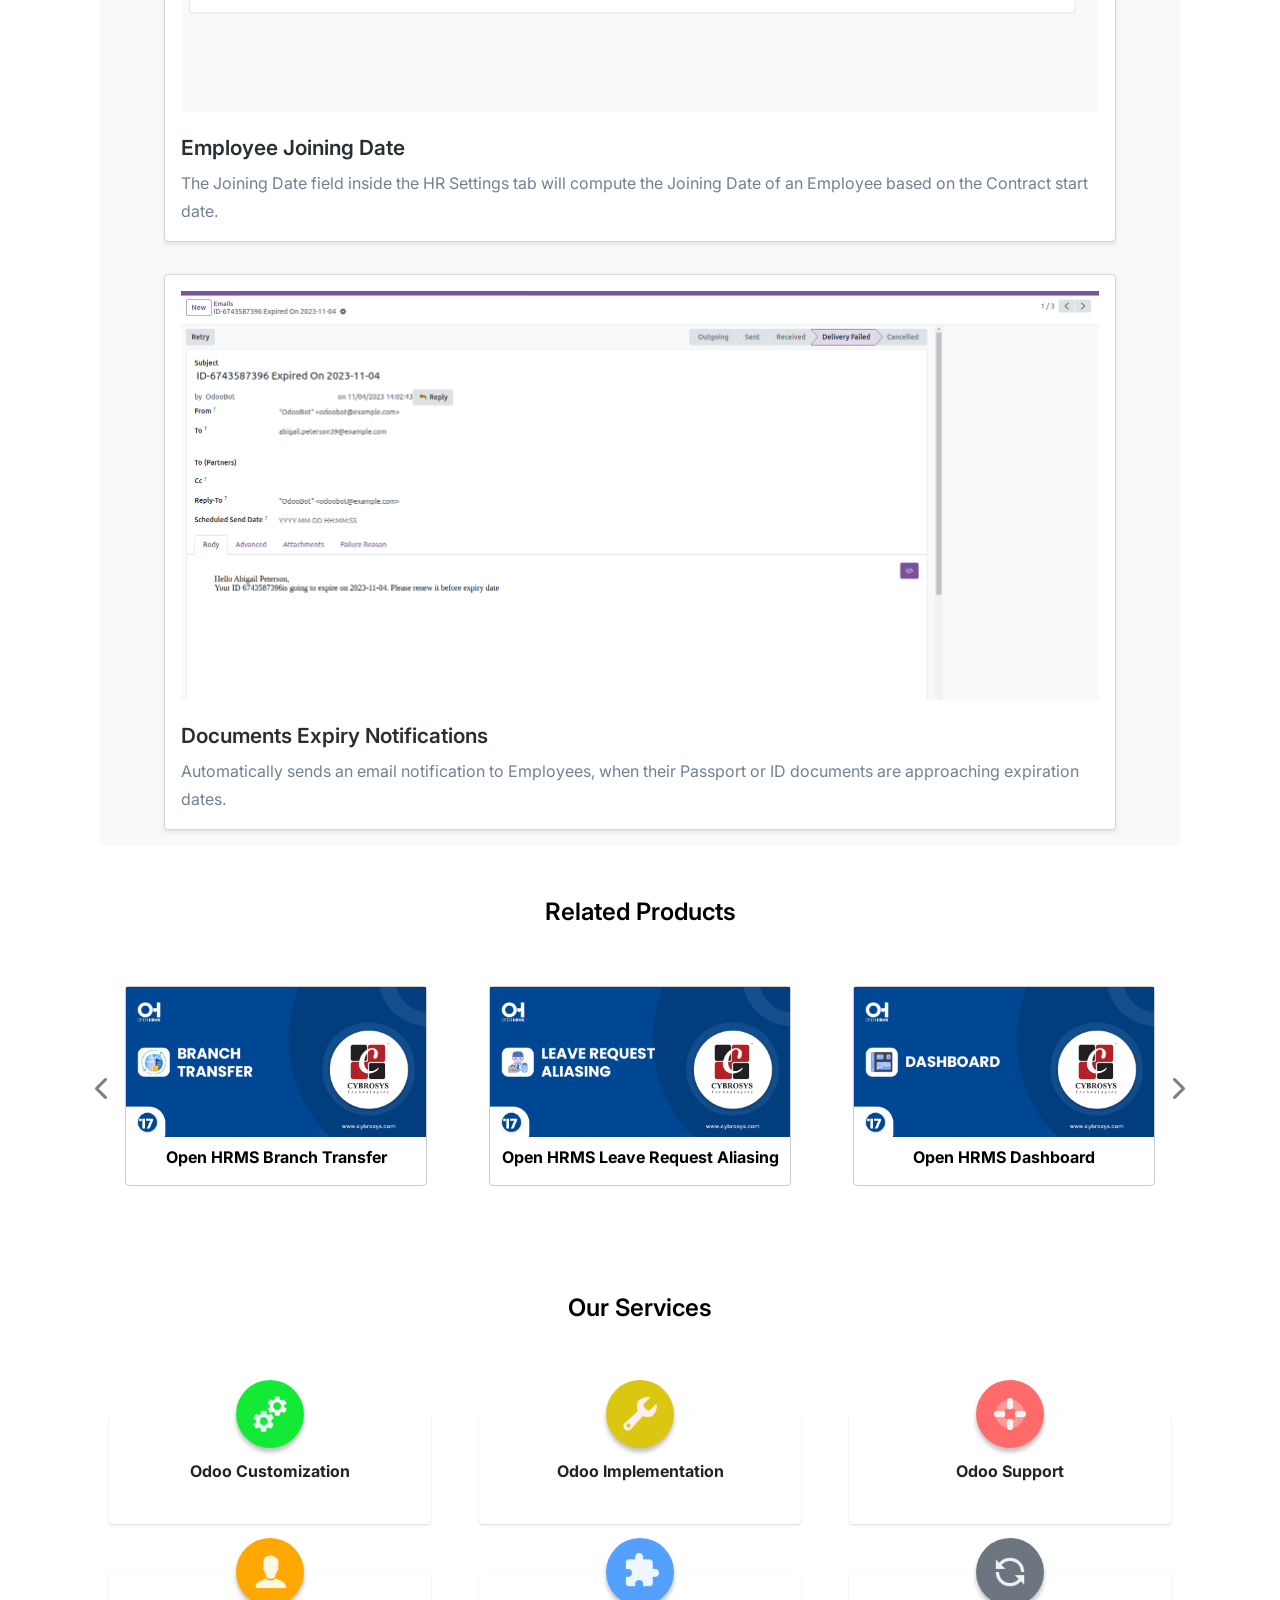
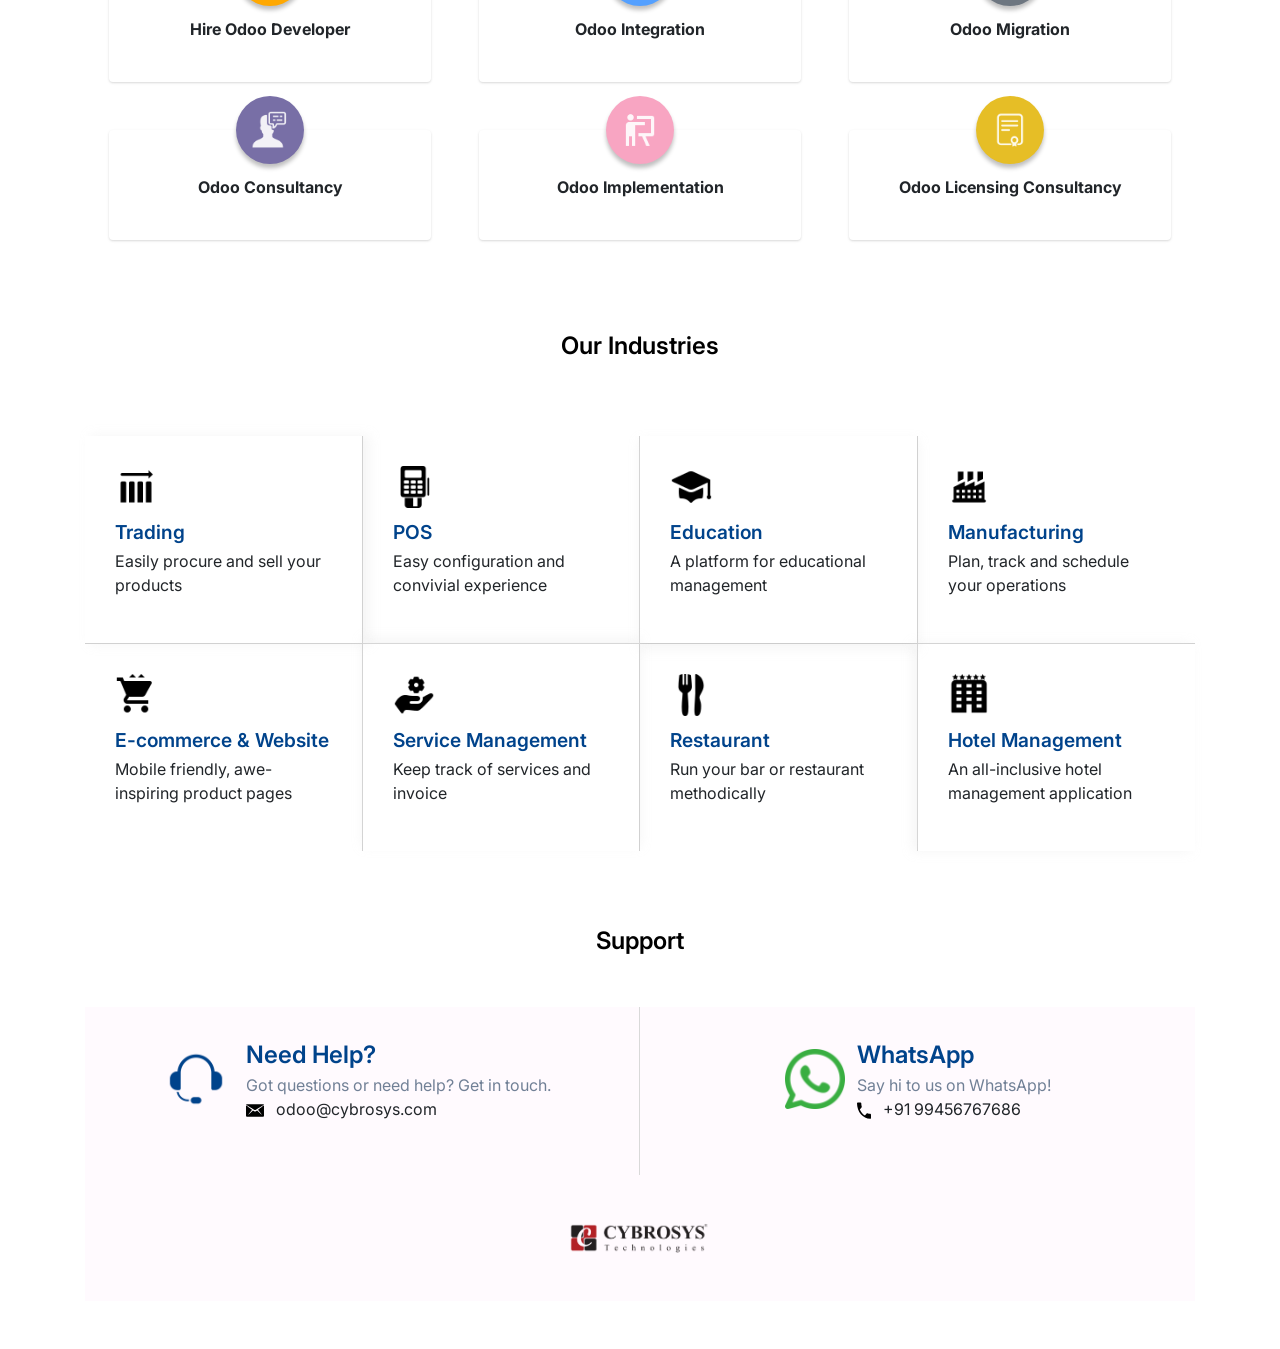
<file: addons/hr_employee_updation/static/description/index.html>
<!DOCTYPE html>
<html lang="en">
<head>
    <meta charset="UTF-8">
    <meta name="viewport" content="width=device-width, initial-scale=1.0">
    <title>Odoo App 3 Index</title>

    <!-- Bootstrap CSS -->
    <link rel="stylesheet"
          href="https://cdn.jsdelivr.net/npm/bootstrap@4.0.0/dist/css/bootstrap.min.css"
          integrity="sha384-Gn5384xqQ1aoWXA+058RXPxPg6fy4IWvTNh0E263XmFcJlSAwiGgFAW/dAiS6JXm"
          crossorigin="anonymous">
    <link rel="stylesheet"
          href="https://cdnjs.cloudflare.com/ajax/libs/font-awesome/6.2.1/css/all.min.css">
    <link rel="preconnect" href="https://fonts.googleapis.com">
    <link rel="preconnect" href="https://fonts.gstatic.com" crossorigin>
    <link href="https://fonts.googleapis.com/css2?family=Inter:wght@400;500;600;700;800&display=swap"
          rel="stylesheet">
</head>
<body>
<section>
    <div class="container"
         style="font-family: 'Inter', sans-serif !important;background-color: #fff !important;">
        <div class="row">
            <div class="col-sm-12 col-md-12 col-lg-12 d-flex justify-content-between flex-wrap align-items-sm-center"
                 style="border-bottom:1px solid rgba(0, 0, 0, 0.22)">
                <div class="my-3">
                    <img src="images/logo-horizontal (1).png"
                         style="width:auto !important; height:20px !important">
                </div>
                <div class="my-3 d-flex align-items-center">
                    <div class="text-center"
                         style="background-color:#017E84 !important;font-size: 0.8rem !important; color:#fff !important; font-weight:500 !important; padding:4px !important; margin:0 3px !important; border-radius:50px !important; min-width: 120px !important;">
                        Community
                    </div>
                </div>
            </div>
        </div>
        <div class="row">
            <div class="col-sm-12 col-md-12 col-lg-12 text-center d-flex align-items-center flex-column"
                 style="margin: 80px 0px !important;">
                <h1 style="font-size: 2.8rem;font-weight: 700; color:
                    #1A202C;">
                    OpenHRMS Employee Info</h1>
                <p class="my-3 mb-4"
                   style="max-width: 80%; font-weight: 400 !important; line-height: 32px; color: #718096;">
                    Additional Information in Employee Record.
                </p>
                <div style="width: 80%;">
                    <img src="assets/screenshots/hero.gif"
                         class="img-responsive" width="100%" height="auto">
                </div>
            </div>
        </div>
        <div class="container mt-5 mb-5">
            <div class="col-lg-12 d-flex flex-column justify-content-center align-items-center mt-4">
                <p class="m-0"
                   style="font-weight: 600; font-size: 24px; color:#00438B !important">
                    Key Highlights
                </p>
            </div>
            <div class="row py-4">
                <div class="col-md-6 col-sm-12 p-3">
                    <div class="d-flex   h-100" style="padding: 30px;border-radius: 12px;
                                    background: #FFF;
                                    box-shadow: 1px 2px 3px 0px rgba(0, 0, 0, 0.25); ">
                        <div style="width: 36px; height: 36px; border-radius: 50%; background: #00438B;
                                    display: flex; justify-content: center; align-items: center;
                                    margin-right: 10px;flex-shrink: 0;">
                            <i class="fa-solid fa-star  "
                               style="color: #fff;font-size:14px;"></i>
                        </div>
                        <div>
                            <p style="color: #1A202C;font-weight: 600;
                                      font-size: 1.2rem; margin-bottom: 2px;">
                                Family Information</p>
                            <p class="m-0" style="color:#718096">Add and manage
                                the family members details, such as
                                names, relationships, contact information, and
                                birthdays.
                            </p>
                        </div>
                    </div>
                </div>
                <div class="col-md-6 col-sm-12 p-3">
                    <div class="d-flex   h-100" style="padding: 30px;border-radius: 12px;
                                    background: #FFF;
                                    box-shadow: 1px 2px 3px 0px rgba(0, 0, 0, 0.25); ">
                        <div style="width: 36px; height: 36px; border-radius: 50%; background:#00438B;
                                    display: flex; justify-content: center; align-items: center;
                                    margin-right: 10px;flex-shrink: 0;">
                            <i class="fa-solid fa-star  "
                               style="color: #fff;font-size:14px;"></i>
                        </div>
                        <div>
                            <p style="color: #1A202C;font-weight: 600;
                                      font-size: 1.2rem; margin-bottom: 2px;">
                                Employee Joining Date</p>
                            <p class="m-0" style="color:#718096">Compute the
                                employee joining date based on the contract
                            </p>
                        </div>
                    </div>
                </div>
                <div class="col-md-6 col-sm-12 p-3">
                    <div class="d-flex   h-100" style="padding: 30px;border-radius: 12px;
                                    background: #FFF;
                                    box-shadow: 1px 2px 3px 0px rgba(0, 0, 0, 0.25); ">
                        <div style="width: 36px; height: 36px; border-radius: 50%; background:#00438B;
                                    display: flex; justify-content: center; align-items: center;
                                    margin-right: 10px;flex-shrink: 0;">
                            <i class="fa-solid fa-star  "
                               style="color: #fff;font-size:14px;"></i>
                        </div>
                        <div>
                            <p style="color: #1A202C;font-weight: 600;
                                      font-size: 1.2rem; margin-bottom: 2px;">
                                Passport and Identification Documents</p>
                            <p class="m-0" style="color:#718096">Allow employees
                                to input their passport and
                                identification (ID) details.
                            </p>
                        </div>
                    </div>
                </div>
                <div class="col-md-6 col-sm-12 p-3">
                    <div class="d-flex   h-100" style="padding: 30px;border-radius: 12px;
                                    background: #FFF;
                                    box-shadow: 1px 2px 3px 0px rgba(0, 0, 0, 0.25); ">
                        <div style="width: 36px; height: 36px; border-radius: 50%; background:#00438B;
                                    display: flex; justify-content: center; align-items: center;
                                    margin-right: 10px;flex-shrink: 0;">
                            <i class="fa-solid fa-star  "
                               style="color: #fff;font-size:14px;"></i>
                        </div>
                        <div>
                            <p style="color: #1A202C;font-weight: 600;
                                      font-size: 1.2rem; margin-bottom: 2px;">
                                Documents Expiry Notifications</p>
                            <p class="m-0" style="color:#718096">Automatic email
                                notifications when Passport or ID
                                documents
                                are approaching their expiration dates.
                            </p>
                        </div>
                    </div>
                </div>
            </div>
        </div>
        <div class="container rounded">
            <ul class="nav nav-tabs d-flex"
                style="width: fit-content;margin: 0 auto;gap: 1rem;">
                <li class="col text-center py-2 text-nowrap "
                    style="color: #fff; background-color: #00438B;border-radius: 6px 6px 0px 0px;">
                    <a
                            class="active show" data-toggle="tab" href="#tab1"
                            style="color: #fff;font-weight: 500; background-color: #00438B; text-decoration: none;">
                        <i class="fa-regular fa-image  pr-2"
                           style="color: #fff;"></i>
                        Screenshots</a></li>
                <li class="col text-center py-2 text-nowrap "
                    style="color: #fff; background-color: #00438B;border-radius: 6px 6px 0px 0px;">
                    <a
                            data-toggle="tab" href="#tab2"
                            style="color: #fff;font-weight: 500;  text-decoration: none;"><i
                            class="fa-solid fa-star  pr-2"
                            style="color: #fff;"></i>Features</a></li>
                <li class="col text-center py-2 text-nowrap "
                    style="color: #fff; background-color: #00438B;border-radius: 6px 6px 0px 0px;">
                    <a
                            data-toggle="tab" href="#tab3"
                            style="color: #fff;font-weight: 500; text-decoration: none; background-color:#00438B;"><i
                            class="fa-solid fa-book-open  pr-2"
                            style="color: #fff;"></i>Released Notes</a></li>
            </ul>
            <div class="tab-content"
                 style="background-color: rgba(121, 113, 119, 0.04);">
                <div id="tab1" class="tab-pane fade in active show">
                    <div class="col-lg-12 py-2"
                         style="padding: 1rem 4rem !important;">
                        <div
                                style="border: 1px solid #d8d6d6; border-radius: 4px; background: #fff; box-shadow: 0 2px 4px rgba(0, 0, 0, 0.1);">
                            <div class="row justify-content-center p-3 w-100 m-0">

                                <img src="assets/screenshots/screenshot_1.png"
                                     class="img-responsive" width="100%"
                                     height="auto">
                            </div>
                            <div class="px-3">
                                <h4 class="mt-2"
                                    style=" font-weight:600 !important; color:#282F33 !important; font-size:1.3rem !important">
                                    Family Members Information</h4>
                                <p style=" color:#718096!important; font-size:1rem !important;line-height: 28px;">
                                    The DEPENDENCE DETAILS section inside the
                                    Private Information tab of the Employee
                                    form view will allow you to add and manage
                                    the details of the Family Members.</p>
                            </div>
                        </div>
                    </div>
                    <div class="col-lg-12 py-2"
                         style="padding: 1rem 4rem !important;">
                        <div
                                style="border: 1px solid #d8d6d6; border-radius: 4px;  background: #fff; box-shadow: 0 2px 4px rgba(0, 0, 0, 0.1);">
                            <div class="row justify-content-center p-3 w-100 m-0">

                                <img src="assets/screenshots/screenshot_2.png"
                                     class="img-responsive" width="100%"
                                     height="auto">
                            </div>
                            <div class="px-3">
                                <h4 class="mt-2"
                                    style=" font-weight:600 !important; color:#282F33 !important; font-size:1.3rem !important">
                                    Passport and Identification Documents</h4>
                                <p style=" color:#718096!important; font-size:1rem !important;line-height: 28px;">
                                    PASSPORT and IDENTIFICATION ID section
                                    inside the Private Information tab allows
                                    to add the details of an Employee's Passport
                                    and Identification ID such as Passport
                                    No, Identification No, Expiry Date, and
                                    Attachment.</p>
                            </div>
                        </div>
                    </div>
                    <div class="col-lg-12 py-2"
                         style="padding: 1rem 4rem !important;">
                        <div
                                style="border: 1px solid #d8d6d6; border-radius: 4px;  background: #fff; box-shadow: 0 2px 4px rgba(0, 0, 0, 0.1);">
                            <div class="row justify-content-center p-3 w-100 m-0">

                                <img src="assets/screenshots/screenshot_3.png"
                                     class="img-responsive" width="100%"
                                     height="auto">
                            </div>
                            <div class="px-3">
                                <h4 class="mt-2"
                                    style=" font-weight:600 !important; color:#282F33 !important; font-size:1.3rem !important">
                                    Employee Joining Date</h4>
                                <p style=" color:#718096!important; font-size:1rem !important;line-height: 28px;">
                                    The Joining Date field inside the HR
                                    Settings tab will compute the Joining Date
                                    of
                                    an Employee based on the Contract start
                                    date.</p>
                            </div>
                        </div>
                    </div>
                    <div class="col-lg-12 py-2"
                         style="padding: 1rem 4rem !important;">
                        <div
                                style="border: 1px solid #d8d6d6; border-radius: 4px;  background: #fff; box-shadow: 0 2px 4px rgba(0, 0, 0, 0.1);">
                            <div class="row justify-content-center p-3 w-100 m-0">

                                <img src="assets/screenshots/screenshot_4.png"
                                     class="img-responsive" width="100%"
                                     height="auto">
                            </div>
                            <div class="px-3">
                                <h4 class="mt-2"
                                    style=" font-weight:600 !important; color:#282F33 !important; font-size:1.3rem !important">
                                    Documents Expiry Notifications</h4>
                                <p style=" color:#718096!important; font-size:1rem !important;line-height: 28px;">
                                    Automatically sends an email notification to
                                    Employees, when their Passport or ID
                                    documents are approaching expiration
                                    dates.</p>
                            </div>
                        </div>
                    </div>
                </div>
                <div id="tab2" class="tab-pane fade">
                    <div class="col-mg-12" style="padding: 1rem 4rem;">
                        <ul style="list-style: none; padding: 1rem 0;font-weight: 500;">
                            <li class="py-3"
                                style="font-weight: 500;background-color: #fff; border-radius: 4px; padding: 1rem; margin-bottom: 1rem; box-shadow: 0 2px 4px rgba(0, 0, 0, 0.1);">
                                    <span style="margin-right: 12px;"><img
                                            src="images/star (1) 2.svg" alt=""
                                            width="16px"></span>Add and Manage
                                Family
                                Members Information
                            </li>
                            <li class="py-3"
                                style="font-weight: 500;background-color: #fff; border-radius: 4px; padding: 1rem; margin-bottom: 1rem; box-shadow: 0 2px 4px rgba(0, 0, 0, 0.1);">
                                    <span style="margin-right: 12px;"><img
                                            src="images/star (1) 2.svg" alt=""
                                            width="16px"></span>Compute Employee
                                Joining
                                Date
                            </li>
                            <li class="py-3"
                                style="font-weight: 500;background-color: #fff; border-radius: 4px; padding: 1rem; margin-bottom: 1rem; box-shadow: 0 2px 4px rgba(0, 0, 0, 0.1);">
                                    <span style="margin-right: 12px;"><img
                                            src="images/star (1) 2.svg" alt=""
                                            width="16px"></span>Passport and
                                Identification Documents Details
                            </li>
                            <li class="py-3"
                                style="font-weight: 500;background-color: #fff; border-radius: 4px; padding: 1rem; margin-bottom: 1rem; box-shadow: 0 2px 4px rgba(0, 0, 0, 0.1);">
                                    <span style="margin-right: 12px;"><img
                                            src="images/star (1) 2.svg" alt=""
                                            width="16px"></span>Automatic
                                Document Expiry
                                Email Notifications
                            </li>
                        </ul>
                    </div>
                </div>
                <div id="tab3" class="tab-pane fade">
                    <div class="col-mg-12 active" style="padding: 1rem 4rem;">
                        <div class="py-3"
                             style="font-weight: 500;background-color: #fff; border-radius: 4px; padding: 1rem; box-shadow: 0 2px 4px rgba(0, 0, 0, 0.1);">
                            <div class="d-flex mb-3"
                                 style="font-size: 0.8rem; font-weight: 500;"><span>Version
                                        17.0.1.0.0</span><span
                                    class="px-2">|</span><span
                                    style="color: #00438B;font-weight: 600;">Released on:06th Jan 2024</span>
                            </div>
                            <p class="m-0"
                               style=" color:#718096!important; font-size:1rem !important;line-height: 28px;">

                                Initial Commit for Open HRMS Employee Info</p>
                        </div>
                    </div>
                </div>
            </div>
        </div>
        <div class="container mt-5">
            <div class="col-lg-12 d-flex flex-column justify-content-center align-items-center mt-5">
                <p class="m-0"
                   style="font-weight: 600; font-size: 24px; color:#000 !important">
                    Related Products</p>
            </div>
        </div>
        <div id="myCarousel" class="carousel slide py-3" data-ride="carousel">

            <div class="carousel-inner">
                <div class="carousel-item active">
                    <div class="row p-4">
                        <div class="col">

                            <div class="p-3">
                                <a href="https://apps.odoo.com/apps/modules/17.0/hr_employee_transfer/"
                                   style="color: #000; text-decoration: none;">
                                    <div style="border:1px solid #CBCBCB !important;border-radius: 4px;">
                                        <div style="width: 300px; ">
                                            <img src="assets/modules/banner_1.jpg"
                                                 alt="" width="100%"
                                                 height="auto">
                                        </div>
                                        <p class="text-center pt-2 text-black font-weight-bold">
                                            Open HRMS Branch
                                            Transfer</p>
                                    </div>
                                </a>
                            </div>

                        </div>

                        <div class="col">

                            <div class="p-3">
                                <a href="https://apps.odoo.com/apps/modules/17.0/hr_leave_request_aliasing/"
                                   style="color: #000; text-decoration: none;">
                                    <div style="border:1px solid #CBCBCB !important;border-radius: 4px;">
                                        <div style="width: 300px; ">
                                            <img src="assets/modules/banner_2.jpg"
                                                 alt="" width="100%"
                                                 height="auto">

                                        </div>
                                        <p class="text-center pt-2 text-black font-weight-bold">
                                            Open HRMS Leave Request Aliasing</p>
                                    </div>
                                </a>
                            </div>
                        </div>
                        <div class="col">

                            <div class="p-3">
                                <a href="https://apps.odoo.com/apps/modules/17.0/hrms_dashboard/"
                                   style="color: #000; text-decoration: none;">
                                    <div style="border:1px solid #CBCBCB !important;border-radius: 4px;">
                                        <div style="width: 300px; ">
                                            <img src="assets/modules/banner_3.jpg"
                                                 alt="" width="100%"
                                                 height="auto">

                                        </div>
                                        <p class="text-center pt-2 text-black font-weight-bold">
                                            Open HRMS Dashboard</p>
                                    </div>
                                </a>

                            </div>

                        </div>
                    </div>
                </div>
                <div class="carousel-item">
                    <div class="row p-4">
                        <div class="col">

                            <div class="p-3">
                                <a href="https://apps.odoo.com/apps/modules/17.0/hr_multi_company/"
                                   style="color: #000; text-decoration: none;">
                                    <div style="border:1px solid #CBCBCB !important;border-radius: 4px;">
                                        <div style="width: 300px; ">
                                            <img src="assets/modules/banner_4.jpg"
                                                 alt="" width="100%"
                                                 height="auto">
                                        </div>
                                        <p class="text-center pt-2 text-black font-weight-bold">
                                            Open HRMS
                                            Multi-Company</p>
                                    </div>
                                </a>
                            </div>
                        </div>
                        <div class="col">

                            <div class="p-3">
                                <a href="https://apps.odoo.com/apps/modules/17.0/hr_reminder/"
                                   style="color: #000; text-decoration: none;">
                                    <div style="border:1px solid #CBCBCB !important;border-radius: 4px;">
                                        <div style="width: 300px;">
                                            <img src="assets/modules/banner_5.jpg"
                                                 alt="" width="100%"
                                                 height="auto">

                                        </div>
                                        <p class="text-center pt-2 text-black font-weight-bold">
                                            Open HRMS Reminders Todo</p>
                                    </div>
                                </a>
                            </div>
                        </div>
                        <div class="col">

                            <div class="p-3">
                                <a href="https://apps.odoo.com/apps/modules/17.0/hr_resignation/"
                                   style="color: #000; text-decoration: none;">
                                    <div style="border:1px solid #CBCBCB !important;border-radius: 4px;">
                                        <div style="width: 300px;">
                                            <img src="assets/modules/banner_6.jpg"
                                                 alt="" width="100%"
                                                 height="auto">

                                        </div>
                                        <p class="text-center pt-2 text-black font-weight-bold">
                                            Open HRMS Resignation</p>
                                    </div>
                                </a>
                            </div>
                        </div>
                    </div>
                </div>
            </div>
            <a class="carousel-control-prev" href="#myCarousel"
               data-slide="prev" style="width: 35px; color: #000;">
                    <span class="carousel-control-prev-icon">
                        <i class="fa fa-chevron-left"
                           style="font-size: 24px;"></i>
                    </span>
            </a>
            <a class="carousel-control-next" href="#myCarousel"
               data-slide="next" style="width: 35px; color: #000;">
                    <span class="carousel-control-next-icon">
                        <i class="fa fa-chevron-right"
                           style="font-size: 24px;"></i>
                    </span>
            </a>
        </div>

        <div class="container mt-5">
            <div class="col-lg-12 d-flex flex-column justify-content-center align-items-center mt-4">
                <p class="m-0"
                   style="font-weight: 600; font-size: 24px; color:#000 !important">
                    Our Services</p>

            </div>

        </div>
        <div class="container my-5">

            <div class="row py-3">
                <div class="col-md-4 col-sm-6 px-4 py-4">
                    <div
                            style="background-color: #fff; padding: 25px; text-align: center;  box-shadow: rgba(0, 0, 0, 0.1) 0px 1px 3px 0px, rgba(0, 0, 0, 0.06) 0px 1px 2px 0px; position: relative;border-radius: 4px;">

                        <div style="position: absolute; top: 0%; left: 50%; transform: translate(-50%, -50%);">
                            <div style="background-color:#13EA36 ; border-radius: 50%; padding: 15px;    width: 68px;
                                    height: 68px; display: inline-block; box-shadow:0px 4px 4px rgba(0, 0, 0, 0.25);">
                                <img src="images/cogs.png" alt="service-icon"
                                     width="38px" height="auto">
                            </div>
                        </div>
                        <p style="margin-top: 20px; font-weight: bold;">Odoo
                            Customization</p>

                    </div>
                </div>
                <div class="col-md-4 col-sm-6 px-4 py-4">
                    <div
                            style="background-color: #fff; padding: 25px; text-align: center; box-shadow: rgba(0, 0, 0, 0.1) 0px 1px 3px 0px, rgba(0, 0, 0, 0.06) 0px 1px 2px 0px; position: relative;border-radius: 4px;">

                        <div style="position: absolute; top: 0%; left: 50%; transform: translate(-50%, -50%);">
                            <div style="background-color:#DBC711; border-radius: 50%; padding: 15px;    width: 68px;
                                    height: 68px; display: inline-block; box-shadow:0px 4px 4px rgba(0, 0, 0, 0.25);">
                                <img src="images/wrench.png" alt="service-icon"
                                     width="38px" height="auto">
                            </div>
                        </div>
                        <p style="margin-top: 20px; font-weight: bold;">Odoo
                            Implementation</p>

                    </div>
                </div>
                <div class="col-md-4 col-sm-6 px-4 py-4">
                    <div
                            style="background-color: #fff; padding: 25px; text-align: center;  box-shadow: rgba(0, 0, 0, 0.1) 0px 1px 3px 0px, rgba(0, 0, 0, 0.06) 0px 1px 2px 0px; position: relative; border-radius: 4px;">

                        <div style="position: absolute; top: 0%; left: 50%; transform: translate(-50%, -50%);">
                            <div style="background-color:#FF6B6B ; border-radius: 50%; padding: 15px;    width: 68px;
                                    height: 68px; display: inline-block; box-shadow:0px 4px 4px rgba(0, 0, 0, 0.25);">
                                <img src="images/lifebuoy.png"
                                     alt="service-icon" width="38px"
                                     height="auto">
                            </div>
                        </div>
                        <p style="margin-top: 20px; font-weight: bold;">Odoo
                            Support</p>

                    </div>
                </div>
                <div class="col-md-4 col-sm-6 px-4 py-4">
                    <div
                            style="background-color: #fff; padding: 25px; text-align: center; box-shadow: rgba(0, 0, 0, 0.1) 0px 1px 3px 0px, rgba(0, 0, 0, 0.06) 0px 1px 2px 0px; position: relative; border-radius: 4px;">

                        <div style="position: absolute; top: 0%; left: 50%; transform: translate(-50%, -50%);">
                            <div style="background-color:#FFA801 ; border-radius: 50%; padding: 15px;    width: 68px;
                                    height: 68px; display: inline-block; box-shadow:0px 4px 4px rgba(0, 0, 0, 0.25);">
                                <img src="images/user.png" alt="service-icon"
                                     width="38px" height="auto">
                            </div>
                        </div>
                        <p style="margin-top: 20px; font-weight: bold;">Hire
                            Odoo Developer</p>

                    </div>
                </div>
                <div class="col-md-4 col-sm-6 px-4 py-4">
                    <div
                            style="background-color: #fff; padding: 25px; text-align: center;  box-shadow: rgba(0, 0, 0, 0.1) 0px 1px 3px 0px, rgba(0, 0, 0, 0.06) 0px 1px 2px 0px; position: relative; border-radius: 4px;">

                        <div style="position: absolute; top: 0%; left: 50%; transform: translate(-50%, -50%);">
                            <div style="background-color:#54A0FF; border-radius: 50%; padding: 15px;    width: 68px;
                                    height: 68px; display: inline-block; box-shadow:0px 4px 4px rgba(0, 0, 0, 0.25);">
                                <img src="images/puzzle.png" alt="service-icon"
                                     width="38px" height="auto">
                            </div>
                        </div>
                        <p style="margin-top: 20px; font-weight: bold;">Odoo
                            Integration</p>

                    </div>
                </div>
                <div class="col-md-4 col-sm-6 px-4 py-4">
                    <div
                            style="background-color: #fff; padding: 25px; text-align: center;  box-shadow: rgba(0, 0, 0, 0.1) 0px 1px 3px 0px, rgba(0, 0, 0, 0.06) 0px 1px 2px 0px; position: relative;border-radius: 4px;">

                        <div style="position: absolute; top: 0%; left: 50%; transform: translate(-50%, -50%);">
                            <div style="background-color:#6D7680 ; border-radius: 50%; padding: 15px;    width: 68px;
                                    height: 68px; display: inline-block; box-shadow:0px 4px 4px rgba(0, 0, 0, 0.25);">
                                <img src="images/update.png" alt="service-icon"
                                     width="38px" height="auto">
                            </div>
                        </div>
                        <p style="margin-top: 20px; font-weight: bold;">Odoo
                            Migration</p>

                    </div>
                </div>
                <div class="col-md-4 col-sm-6 px-4 py-4">
                    <div
                            style="background-color: #fff; padding: 25px; text-align: center;  box-shadow: rgba(0, 0, 0, 0.1) 0px 1px 3px 0px, rgba(0, 0, 0, 0.06) 0px 1px 2px 0px; position: relative;border-radius: 4px;">

                        <div style="position: absolute; top: 0%; left: 50%; transform: translate(-50%, -50%);">
                            <div style="background-color:#786FA6 ; border-radius: 50%; padding: 15px;    width: 68px;
                                    height: 68px; display: inline-block; box-shadow:0px 4px 4px rgba(0, 0, 0, 0.25);">
                                <img src="images/consultation.png"
                                     alt="service-icon" width="38px"
                                     height="auto">
                            </div>
                        </div>
                        <p style="margin-top: 20px; font-weight: bold;">Odoo
                            Consultancy</p>

                    </div>
                </div>
                <div class="col-md-4 col-sm-6 px-4 py-4">
                    <div
                            style="background-color: #fff; padding: 25px; text-align: center; box-shadow: rgba(0, 0, 0, 0.1) 0px 1px 3px 0px, rgba(0, 0, 0, 0.06) 0px 1px 2px 0px;position: relative;border-radius: 4px;">

                        <div style="position: absolute; top: 0%; left: 50%; transform: translate(-50%, -50%);">
                            <div style="background-color:#F8A5C2 ; border-radius: 50%; padding: 15px;    width: 68px;
                                    height: 68px; display: inline-block; box-shadow:0px 4px 4px rgba(0, 0, 0, 0.25);">
                                <img src="images/training.png"
                                     alt="service-icon" width="38px"
                                     height="auto">
                            </div>
                        </div>
                        <p style="margin-top: 20px; font-weight: bold;">Odoo
                            Implementation</p>

                    </div>
                </div>
                <div class="col-md-4 col-sm-6 px-4 py-4">
                    <div
                            style="background-color: #fff; padding: 25px; text-align: center;  box-shadow: rgba(0, 0, 0, 0.1) 0px 1px 3px 0px, rgba(0, 0, 0, 0.06) 0px 1px 2px 0px; position: relative;border-radius: 4px;">

                        <div style="position: absolute; top: 0%; left: 50%; transform: translate(-50%, -50%);">
                            <div style="background-color:#E6BE26; border-radius: 50%; padding: 15px;    width: 68px;
                                    height: 68px; display: inline-block; box-shadow:0px 4px 4px rgba(0, 0, 0, 0.25);">
                                <img src="images/license.png" alt="service-icon"
                                     width="38px" height="auto">
                            </div>
                        </div>
                        <p style="margin-top: 20px; font-weight: bold;">Odoo
                            Licensing Consultancy</p>

                    </div>
                </div>
            </div>
        </div>


        <div class="container mt-5">
            <div class="col-lg-12 d-flex flex-column justify-content-center align-items-center mt-4">
                <p class="m-0"
                   style="font-weight: 600; font-size: 24px; color:#000 !important">
                    Our Industries</p>

            </div>

        </div>
        <div class="container">
            <div class="row my-5 py-4">
                <div class="col-md-3 col-sm-6 p-0">
                    <div class="d-flex flex-column h-100 "
                         style="border-right: 1px solid rgb(209, 209, 209); border-bottom: 1px solid  rgb(209, 209, 209); padding: 30px; box-shadow: 6px 0 10px rgba(228, 227, 227, 0.373);">
                        <img src="images/trading-black.png" width="42px"
                             height="auto" alt="">
                        <p style="color:#00438B;font-weight: 600; margin-top: 10px;
                           font-size: 1.2rem; margin-bottom: 2px;">Trading</p>
                        <p>Easily procure and sell your products</p>
                    </div>
                </div>
                <div class="col-md-3 col-sm-6  p-0">
                    <div class="d-flex flex-column h-100"
                         style="border-right: 1px solid rgb(209, 209, 209);border-bottom: 1px solid  rgb(209, 209, 209); padding: 30px;">
                        <img src="images/pos-black.png" width="42px"
                             height="auto" alt="">
                        <p style="color:#00438B;font-weight: 600; margin-top: 10px;
                            font-size: 1.2rem; margin-bottom: 2px;">POS</p>
                        <p>Easy configuration and convivial experience</p>
                    </div>
                </div>
                <div class="col-md-3 col-sm-6  p-0">
                    <div class="d-flex flex-column h-100"
                         style="border-right: 1px solid  rgb(209, 209, 209);border-bottom: 1px solid   rgba(0, 0, 0, 0.2); padding: 30px; box-shadow: 0 5px 10px  rgba(228, 227, 227, 0.373)">
                        <img src="images/education-black.png" width="42px"
                             height="auto" alt="">
                        <p style="color:#00438B;font-weight: 600; margin-top: 10px;
                            font-size: 1.2rem; margin-bottom: 2px;">
                            Education</p>
                        <p>A platform for educational management</p>
                    </div>
                </div>
                <div class="col-md-3 col-sm-6  p-0">
                    <div class="d-flex flex-column h-100"
                         style="border-bottom: 1px solid  rgb(209, 209, 209); padding: 30px; ">
                        <img src="images/manufacturing-black.png" width="42px"
                             height="auto" alt="">
                        <p style="color:#00438B;font-weight: 600; margin-top: 10px;
                            font-size: 1.2rem; margin-bottom: 2px;">
                            Manufacturing</p>
                        <p>Plan, track and schedule your operations</p>
                    </div>
                </div>
                <div class="col-md-3 col-sm-6 p-0">
                    <div class="d-flex flex-column h-100"
                         style="border-right: 1px solid  rgb(209, 209, 209); padding: 30px;">
                        <img src="images/ecom-black.png" width="42px"
                             height="auto" alt="">
                        <p style="color:#00438B;font-weight: 600; margin-top: 10px;
                            font-size: 1.2rem; margin-bottom: 2px;">E-commerce &
                            Website</p>
                        <p>Mobile friendly, awe-inspiring product pages</p>
                    </div>
                </div>
                <div class="col-md-3 col-sm-6   p-0">
                    <div class="d-flex flex-column h-100"
                         style="border-right: 1px solid  rgb(209, 209, 209); padding: 30px;box-shadow: 0 -5px 10px  rgba(228, 227, 227, 0.373);">
                        <img src="images/service-black.png" width="42px"
                             height="auto" alt="">
                        <p style="color:#00438B;font-weight: 600; margin-top: 10px;
                            font-size: 1.2rem; margin-bottom: 2px;">Service
                            Management</p>
                        <p>Keep track of services and invoice</p>
                    </div>
                </div>
                <div class="col-md-3 col-sm-6    p-0">
                    <div class="d-flex flex-column h-100"
                         style="border-right: 1px solid  rgb(209, 209, 209); padding: 30px; ">
                        <img src="images/restaurant-black.png" width="42px"
                             height="auto" alt="">
                        <p style="color: #00438B;font-weight: 600; margin-top: 10px;
                            font-size: 1.2rem; margin-bottom: 2px;">
                            Restaurant</p>
                        <p>Run your bar or restaurant methodically</p>
                    </div>
                </div>
                <div class="col-md-3 col-sm-6   p-0">
                    <div class="d-flex flex-column h-100"
                         style=" padding: 30px;box-shadow: -5px 0 10px  rgba(228, 227, 227, 0.373);">
                        <img src="images/hotel-black.png" width="42px"
                             height="auto" alt="">
                        <p style="color:#00438B;font-weight: 600; margin-top: 10px;
                            font-size: 1.2rem; margin-bottom: 2px;">Hotel
                            Management</p>
                        <p>An all-inclusive hotel management application</p>
                    </div>
                </div>
            </div>
        </div>


        <div class="container mt-5">
            <div class="col-lg-12 d-flex flex-column justify-content-center align-items-center mt-5">
                <p class="m-0"
                   style="font-weight: 600; font-size: 24px; color:#000 !important">
                    Support</p>

            </div>

        </div>

        <div class="container my-5">
            <div class="row" style="background-color: #FFFAFE;">
                <div class="col-md-6 pb-4  d-flex align-items-center justify-content-center"
                     style="border-right: 1px solid #D9D9D9;">
                    <div style="padding: 30px;">
                        <div class="d-flex align-items-center">
                            <img src="images/support (3).png" alt=""
                                 width="60px" style="margin-right: 12px;">
                            <div style="padding: 0px 8px;">
                                    <span
                                            style="color: #00438B;font-size: 24px;font-weight: 600;padding-bottom: 1rem;">Need
                                        Help?</span>
                                <p class="m-0" style="color:#718096;">Got
                                    questions or need help? Get in touch.</p>
                                <div style="font-weight: 400;"><span><img
                                        src="images/support-email.svg" alt=""
                                        width="18px"
                                        style="filter: invert(1);margin-right: 0.8rem;"></span>odoo@cybrosys.com
                                </div>
                            </div>
                        </div>

                    </div>

                </div>

                <div class="col-md-6 pb-4 d-flex align-items-center justify-content-center">
                    <div style="padding: 30px;">
                        <div class="d-flex align-items-center">
                            <img src="images/whatsapp 1.svg" alt="" width="60px"
                                 style="margin-right: 12px;">
                            <div>
                                <span style="color: #00438B;font-size: 24px;font-weight: 600;">WhatsApp</span>
                                <p class="m-0" style="color:#718096;">Say hi to
                                    us on WhatsApp!</p>
                                <div style="font-weight: 400; font-size: 16px;"><span><img
                                        src="images/phone.svg"
                                        alt="" width="14px"
                                        style="filter: invert(1); margin-right: 0.8rem;"></span>+91
                                    99456767686
                                </div>
                            </div>

                        </div>


                    </div>

                </div>
                <div class="col-12 d-flex ">
                    <div class="my-5 mx-auto">
                        <img src="images/Cybrosys R.png"
                             style="width:auto !important; height:30px !important">
                    </div>
                </div>
            </div>
        </div>
    </div>


</section>

<!-- Optional JavaScript -->
<!-- jQuery first, then Popper.js, then Bootstrap JS -->
<script src="https://ajax.googleapis.com/ajax/libs/jquery/3.5.1/jquery.min.js"></script>
<script src="https://maxcdn.bootstrapcdn.com/bootstrap/4.5.2/js/bootstrap.min.js"></script>

</body>

</html>
</file>
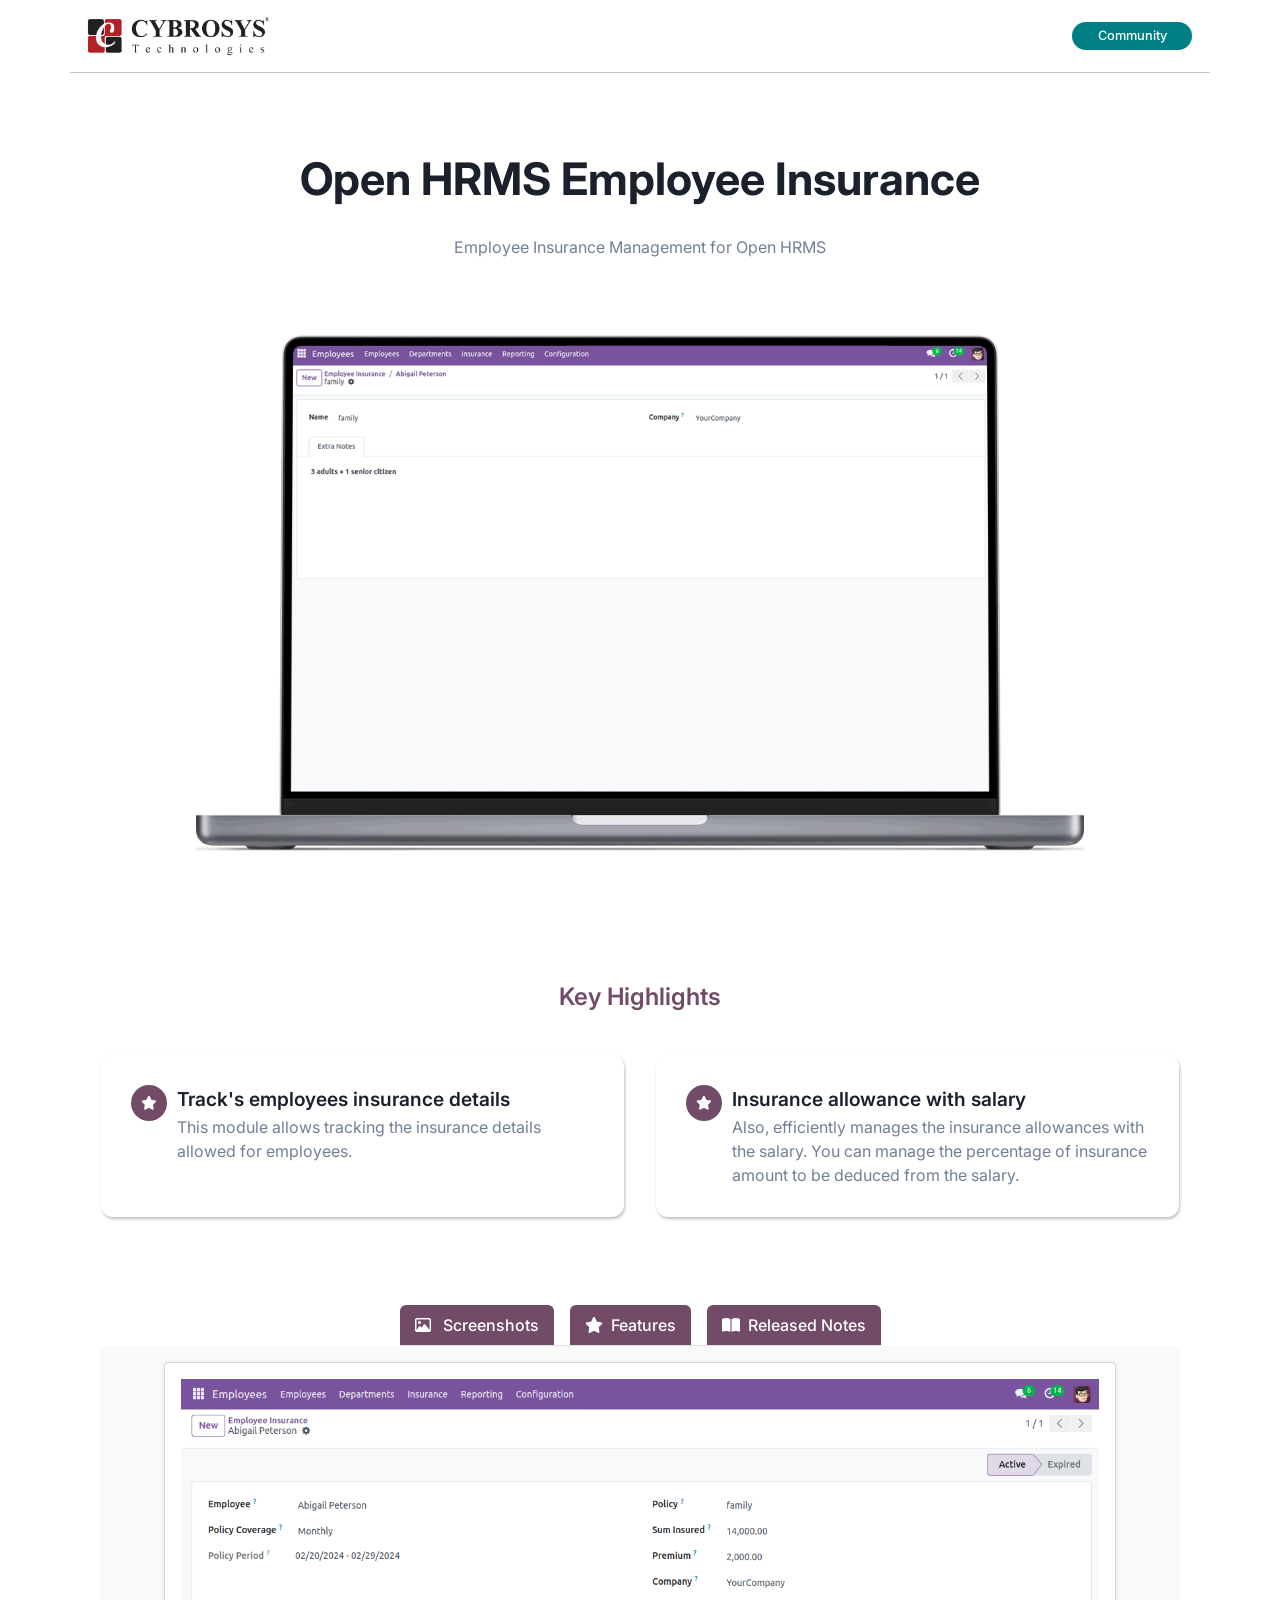
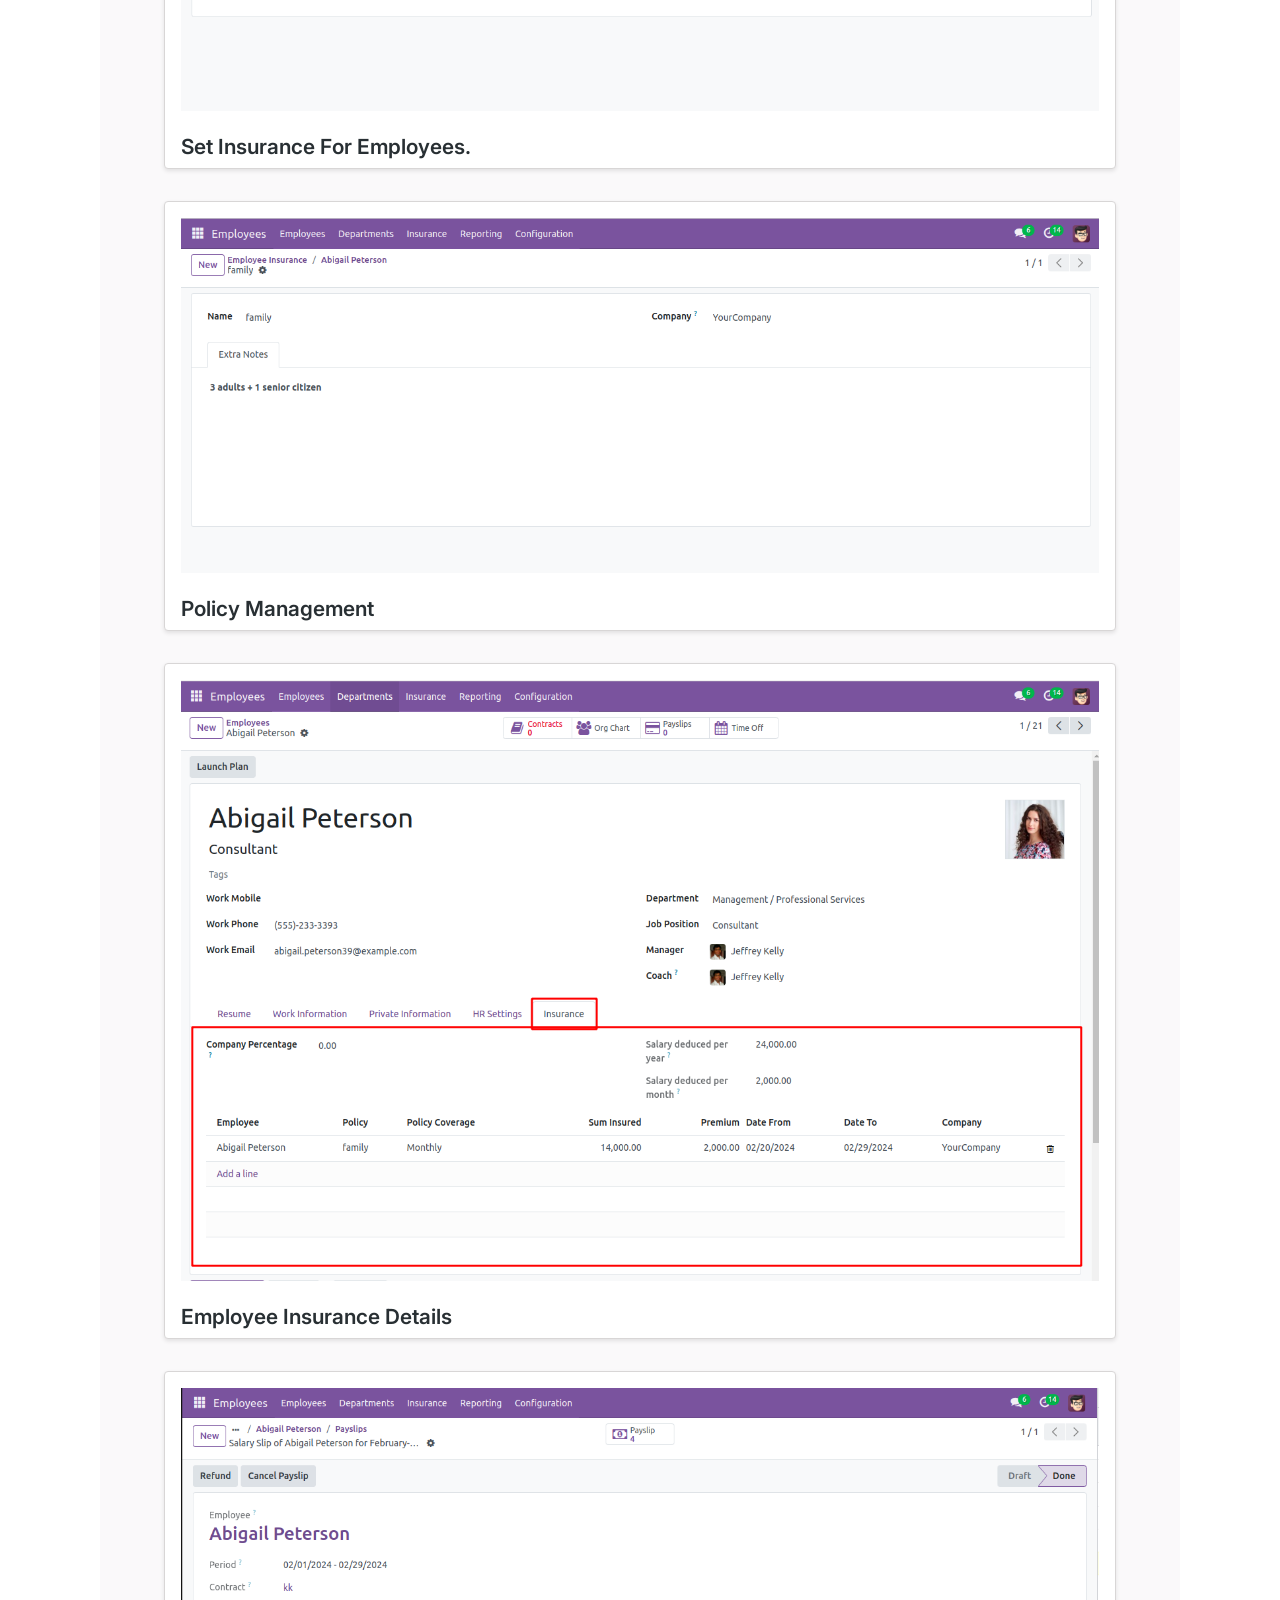
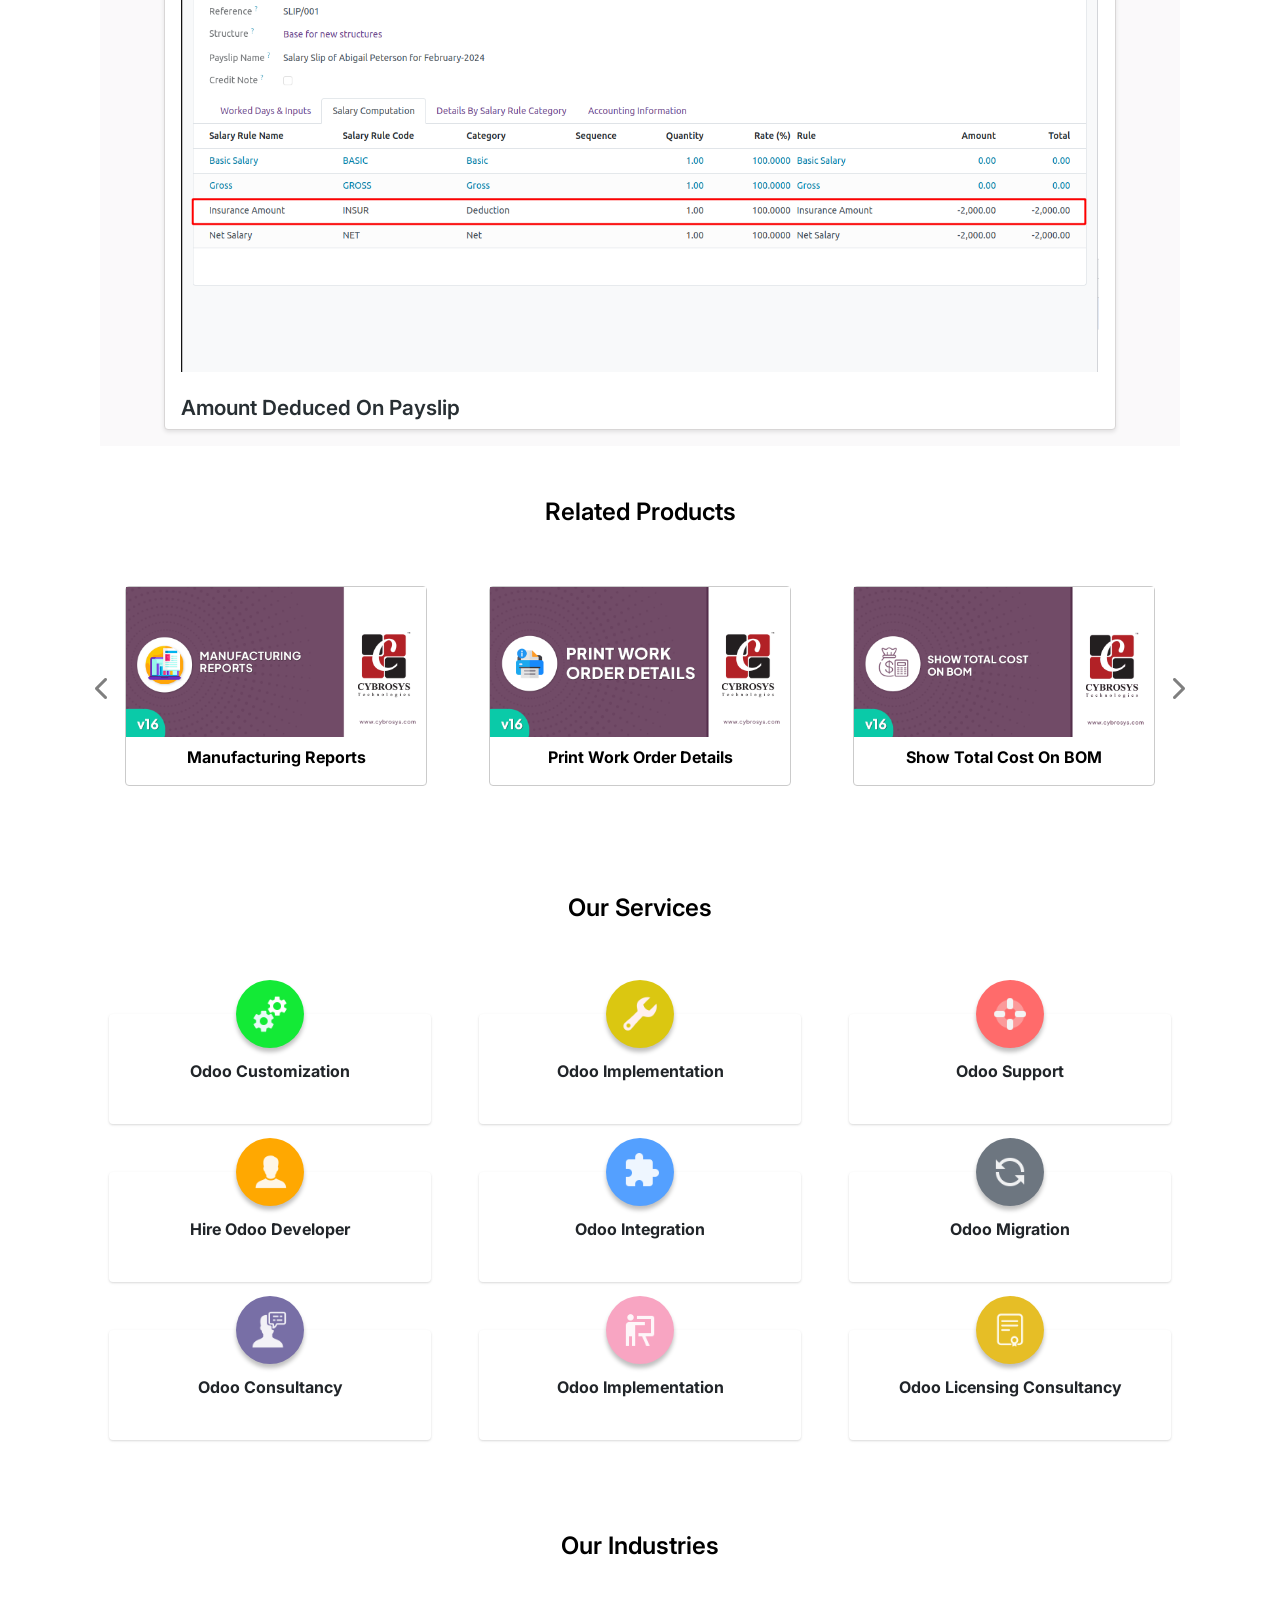
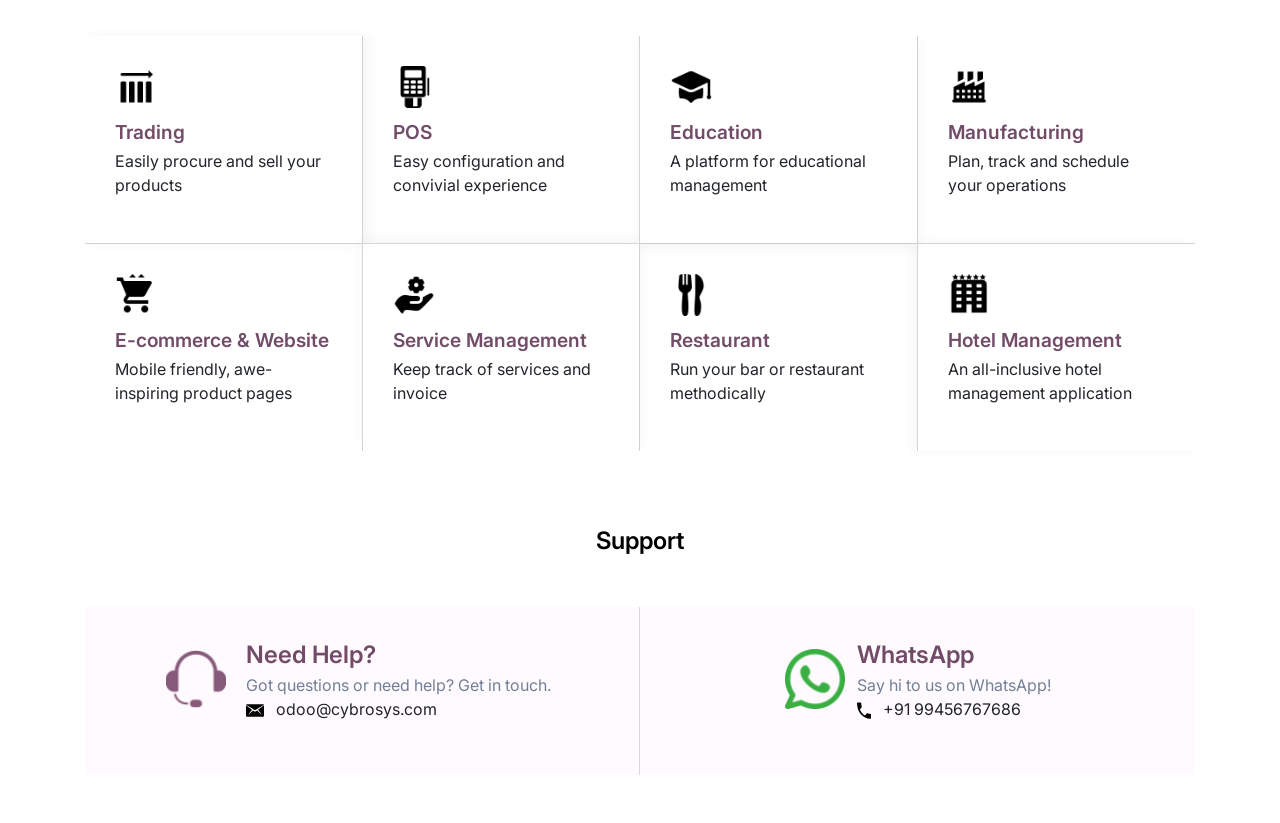
<file: addons/hr_insurance/static/description/index.html>
<!DOCTYPE html>
<html lang="en">
<head>
    <meta charset="UTF-8">
    <meta name="viewport" content="width=device-width, initial-scale=1.0">
    <title>Odoo App 3 Index</title>
    <!-- Bootstrap CSS -->
    <link rel="stylesheet"
          href="https://cdn.jsdelivr.net/npm/bootstrap@4.0.0/dist/css/bootstrap.min.css"
          integrity="sha384-Gn5384xqQ1aoWXA+058RXPxPg6fy4IWvTNh0E263XmFcJlSAwiGgFAW/dAiS6JXm"
          crossorigin="anonymous">
    <link rel="stylesheet"
          href="https://cdnjs.cloudflare.com/ajax/libs/font-awesome/6.2.1/css/all.min.css">
    <link rel="preconnect" href="https://fonts.googleapis.com">
    <link rel="preconnect" href="https://fonts.gstatic.com" crossorigin>
    <link href="https://fonts.googleapis.com/css2?family=Inter:wght@400;500;600;700;800&display=swap"
          rel="stylesheet">
</head>
<body>
<section>
    <div class="container"
         style="font-family: 'Inter', sans-serif !important;background-color: #fff !important;">
        <div class="row">
            <div class="col-sm-12 col-md-12 col-lg-12 d-flex justify-content-between flex-wrap align-items-sm-center"
                 style="border-bottom:1px solid rgba(0, 0, 0, 0.22)">
                <div class="my-3">
                    <img src="assets/misc/Cybrosys R.png"
                         style="width:auto !important; height:40px !important">
                </div>
                <div class="my-3 d-flex align-items-center">
                    <div class="text-center"
                         style="background-color:#017E84 !important;font-size: 0.8rem !important; color:#fff !important; font-weight:500 !important; padding:4px !important; margin:0 3px !important; border-radius:50px !important; min-width: 120px !important;">
                        Community
                    </div>
                </div>
            </div>
        </div>
        <div class="row">
            <div class="col-sm-12 col-md-12 col-lg-12 text-center d-flex align-items-center flex-column"
                 style="margin: 80px 0px !important;">
                <h1 style="font-size: 2.8rem;font-weight: 700; color:
                    #1A202C;">
                    Open HRMS Employee Insurance </h1>
                <p class="my-3 mb-4"
                   style="max-width: 80%; font-weight: 400 !important; line-height: 32px; color: #718096;">
                       Employee Insurance Management for Open HRMS</p>
                <!-- END OF APP HERO -->
                <div style="width: 80%; margin-top: 3rem;">
                    <img src="assets/screenshots/hero.gif"
                         class="img-responsive" width="100%" height="auto">
                </div>
            </div>
        </div>
        <div class="container mt-5 mb-5">
            <div class="col-lg-12 d-flex flex-column justify-content-center align-items-center mt-4">
                <p class="m-0"
                   style="font-weight: 600; font-size: 24px; color:#714b67 !important">
                    Key Highlights
                </p>
            </div>
            <div class="row py-4">
                <div class="col-md-6 col-sm-12 p-3">
                    <div class="d-flex   h-100" style="padding: 30px;border-radius: 12px;
                                    background: #FFF;
                                    box-shadow: 1px 2px 3px 0px rgba(0, 0, 0, 0.25); ">
                        <div style="width: 36px; height: 36px; border-radius: 50%; background: #714B67;
                                    display: flex; justify-content: center; align-items: center;
                                    margin-right: 10px; flex-shrink: 0;">
                            <i class="fa-solid fa-star  "
                               style="color: #fff;font-size:14px;"></i>
                        </div>
                        <div>
                            <p style="color: #1A202C;font-weight: 600;
                                      font-size: 1.2rem; margin-bottom: 2px;">
                                Track's employees insurance details</p>
                            <p class="m-0" style="color:#718096"> This module allows tracking the insurance details allowed for employees.</p>
                        </div>
                    </div>
                </div>
                <div class="col-md-6 col-sm-12 p-3">
                    <div class="d-flex   h-100" style="padding: 30px;border-radius: 12px;
                                    background: #FFF;
                                    box-shadow: 1px 2px 3px 0px rgba(0, 0, 0, 0.25); ">
                        <div style="width: 36px; height: 36px; border-radius: 50%; background: #714B67;
                                    display: flex; justify-content: center; align-items: center;
                                    margin-right: 10px; flex-shrink: 0;">
                            <i class="fa-solid fa-star  "
                               style="color: #fff;font-size:14px;"></i>
                        </div>
                        <div>
                            <p style="color: #1A202C;font-weight: 600;
                                      font-size: 1.2rem; margin-bottom: 2px;">
                              Insurance allowance with salary </p>
                            <p class="m-0" style="color:#718096"> Also, efficiently manages the insurance allowances with the salary. You can
    manage the percentage of insurance amount to be deduced from the salary.</p>
                        </div>
                    </div>
                </div>
            </div>
        </div>
        <div class="container rounded">
            <ul class="nav nav-tabs d-flex"
                style="width: fit-content;margin: 0 auto;gap: 1rem;">
                <li class="col text-center py-2 text-nowrap "
                    style="color: #fff; background-color: #714B67;border-radius: 6px 6px 0px 0px;">
                    <a
                            class="active show" data-toggle="tab" href="#tab1"
                            style="color: #fff;font-weight: 500; background-color: #714B67; text-decoration: none;">
                        <i class="fa-regular fa-image  pr-2"
                           style="color: #fff;"></i>
                        Screenshots</a></li>
                <li class="col text-center py-2 text-nowrap "
                    style="color: #fff; background-color: #714B67;border-radius: 6px 6px 0px 0px;">
                    <a
                            data-toggle="tab" href="#tab2"
                            style="color: #fff;font-weight: 500;  text-decoration: none;"><i
                            class="fa-solid fa-star  pr-2"
                            style="color: #fff;"></i>Features</a></li>
                <li class="col text-center py-2 text-nowrap "
                    style="color: #fff; background-color: #714B67;border-radius: 6px 6px 0px 0px;">
                    <a
                            data-toggle="tab" href="#tab3"
                            style="color: #fff;font-weight: 500; text-decoration: none; background-color: #714B67;"><i
                            class="fa-solid fa-book-open  pr-2"
                            style="color: #fff;"></i>Released Notes</a></li>
            </ul>
            <div class="tab-content"
                 style="background-color: rgba(121, 113, 119, 0.04);">
                <div id="tab1" class="tab-pane fade in active show">
                    <div class="col-lg-12 py-2"
                         style="padding: 1rem 4rem !important;">
                        <div
                                style="border: 1px solid #d8d6d6; border-radius: 4px; background: #fff; box-shadow: 0 2px 4px rgba(0, 0, 0, 0.1);">
                            <div class="row justify-content-center p-3 w-100 m-0">
                                <img src="assets/screenshots/Screenshot1.png"
                                     class="img-responsive" width="100%"
                                     height="auto">

                            </div>
                            <div class="px-3">
                                <h4 class="mt-2"
                                    style=" font-weight:600 !important; color:#282F33 !important; font-size:1.3rem !important">
                                     Set Insurance For Employees.</h4>
                            </div>
                        </div>
                    </div>
                    <div class="col-lg-12 py-2"
                         style="padding: 1rem 4rem !important;">
                        <div
                                style="border: 1px solid #d8d6d6; border-radius: 4px; background: #fff; box-shadow: 0 2px 4px rgba(0, 0, 0, 0.1);">
                            <div class="row justify-content-center p-3 w-100 m-0">
                                <img src="assets/screenshots/Screenshot2.png"
                                     class="img-responsive" width="100%"
                                     height="auto">

                            </div>
                            <div class="px-3">
                                <h4 class="mt-2"
                                    style=" font-weight:600 !important; color:#282F33 !important; font-size:1.3rem !important">
                                    Policy Management</h4>
                            </div>
                        </div>
                    </div>
                    <div class="col-lg-12 py-2"
                         style="padding: 1rem 4rem !important;">
                        <div
                                style="border: 1px solid #d8d6d6; border-radius: 4px; background: #fff; box-shadow: 0 2px 4px rgba(0, 0, 0, 0.1);">
                            <div class="row justify-content-center p-3 w-100 m-0">
                                <img src="assets/screenshots/Screenshot3.png"
                                     class="img-responsive" width="100%"
                                     height="auto">

                            </div>
                            <div class="px-3">
                                <h4 class="mt-2"
                                    style=" font-weight:600 !important; color:#282F33 !important; font-size:1.3rem !important">
                                    Employee Insurance Details</h4>
                            </div>
                        </div>
                    </div>
                    <div class="col-lg-12 py-2"
                         style="padding: 1rem 4rem !important;">
                        <div
                                style="border: 1px solid #d8d6d6; border-radius: 4px; background: #fff; box-shadow: 0 2px 4px rgba(0, 0, 0, 0.1);">
                            <div class="row justify-content-center p-3 w-100 m-0">
                                <img src="assets/screenshots/Screenshot4.png"
                                     class="img-responsive" width="100%"
                                     height="auto">

                            </div>
                            <div class="px-3">
                                <h4 class="mt-2"
                                    style=" font-weight:600 !important; color:#282F33 !important; font-size:1.3rem !important">
                                   Amount Deduced On Payslip</h4>
                            </div>
                        </div>
                    </div>

                </div>

                <div id="tab2" class="tab-pane fade">
                    <div class="col-mg-12" style="padding: 1rem 4rem;">
                        <ul style="list-style: none; padding: 1rem 0;font-weight: 500;">
                            <li class="py-3"
                                style="font-weight: 500;background-color: #fff; border-radius: 4px; padding: 1rem; margin-bottom: 1rem; box-shadow: 0 2px 4px rgba(0, 0, 0, 0.1);">
                                    <span style="margin-right: 12px;"><img
                                            src="assets/misc/star (1) 2.svg"
                                            alt=""
                                            width="16px"></span> Helps to add employee insurance details
                            </li>
                            <li class="py-3"
                                style="font-weight: 500;background-color: #fff; border-radius: 4px; padding: 1rem; margin-bottom: 1rem; box-shadow: 0 2px 4px rgba(0, 0, 0, 0.1);">
                                    <span style="margin-right: 12px;"><img
                                            src="assets/misc/star (1) 2.svg"
                                            alt=""
                                            width="16px"></span>HR Manager can add insurance payment to Payslips
                            </li>
                            <li class="py-3"
                                style="font-weight: 500;background-color: #fff; border-radius: 4px; padding: 1rem; margin-bottom: 1rem; box-shadow: 0 2px 4px rgba(0, 0, 0, 0.1);">
                                    <span style="margin-right: 12px;"><img
                                            src="assets/misc/star (1) 2.svg"
                                            alt=""
                                            width="16px"></span> Helps to manage installment of the insurance
                            </li>
                        </ul>
                    </div>
                </div>
                <div id="tab3" class="tab-pane fade">
                    <div class="col-mg-12 active" style="padding: 1rem 4rem;">
                        <div class="py-3"
                             style="font-weight: 500;background-color: #fff; border-radius: 4px; padding: 1rem; box-shadow: 0 2px 4px rgba(0, 0, 0, 0.1);">
                            <div class="d-flex mb-3"
                                 style="font-size: 0.8rem; font-weight: 500;"><span>Version
                                        17.0.1.0.0</span><span
                                    class="px-2">|</span><span
                                    style="color: #714B67;font-weight: 600;">Released on: 12th February 2024</span>
                            </div>
                            <p class="m-0"
                               style=" color:#718096!important; font-size:1rem !important;line-height: 28px;">

                                Initial Commit for OpenHRMS Insurance Management .</p>
                        </div>
                    </div>
                </div>
            </div>
        </div>
        <div class="container mt-5">
            <div class="col-lg-12 d-flex flex-column justify-content-center align-items-center mt-5">
                <p class="m-0"
                   style="font-weight: 600; font-size: 24px; color:#000 !important">
                    Related Products</p>
            </div>
        </div>
        <div id="myCarousel" class="carousel slide py-3" data-ride="carousel">
            <div class="carousel-inner">
                <div class="carousel-item active">
                    <div class="row p-4">
                        <div class="col">
                            <div class="p-3">
                                <a href="https://apps.odoo.com/apps/modules/16.0/manufacturing_reports/"
                                   style="color: #000; text-decoration: none;">
                                    <div style="border:1px solid #CBCBCB !important;border-radius: 4px;">
                                        <div style="width: 300px; ">
                                            <img src="assets/modules/1.png"
                                                 alt="" width="100%"
                                                 height="auto">

                                        </div>
                                        <p class="text-center pt-2 text-black font-weight-bold">
                                            Manufacturing Reports</p>
                                    </div>
                                </a>
                            </div>
                        </div>
                        <div class="col">
                            <div class="p-3">
                                <a href="https://apps.odoo.com/apps/modules/16.0/mrp_work_order_print/"
                                   style="color: #000; text-decoration: none;">
                                    <div style="border:1px solid #CBCBCB !important;border-radius: 4px;">
                                        <div style="width: 300px; ">
                                            <img src="assets/modules/2.png"
                                                 alt="" width="100%"
                                                 height="auto">

                                        </div>
                                        <p class="text-center pt-2 text-black font-weight-bold">
                                            Print Work Order Details</p>
                                    </div>
                                </a>
                            </div>
                        </div>
                        <div class="col">
                            <div class="p-3">
                                <a href="https://apps.odoo.com/apps/modules/16.0/bom_total_cost/"
                                   style="color: #000; text-decoration: none;">
                                    <div style="border:1px solid #CBCBCB !important;border-radius: 4px;">
                                        <div style="width: 300px; ">
                                            <img src="assets/modules/3.png"
                                                 alt="" width="100%"
                                                 height="auto">

                                        </div>
                                        <p class="text-center pt-2 text-black font-weight-bold">
                                            Show Total Cost On BOM</p>
                                    </div>
                                </a>
                            </div>
                        </div>
                    </div>
                </div>
                <div class="carousel-item">
                    <div class="row p-4">
                        <div class="col">
                            <div class="p-3">
                                <a href="https://apps.odoo.com/apps/modules/16.0/simple_mrp_order/"
                                   style="color: #000; text-decoration: none;">
                                    <div style="border:1px solid #CBCBCB !important;border-radius: 4px;">
                                        <div style="width: 300px; ">
                                            <img src="assets/modules/4.png"
                                                 alt="" width="100%"
                                                 height="auto">

                                        </div>
                                        <p class="text-center pt-2 text-black font-weight-bold">
                                            Simple Manufacturing Orders</p>
                                    </div>
                                </a>
                            </div>
                        </div>
                        <div class="col">
                            <div class="p-3">
                                <a href="https://apps.odoo.com/apps/modules/16.0/bom_multiple_product/"
                                   style="color: #000; text-decoration: none;">
                                    <div style="border:1px solid #CBCBCB !important;border-radius: 4px;">
                                        <div style="width: 300px;">
                                            <img src="assets/modules/5.png"
                                                 alt="" width="100%"
                                                 height="auto">

                                        </div>
                                        <p class="text-center pt-2 text-black font-weight-bold">
                                            BOM Multiple Product Selection</p>
                                    </div>
                                </a>
                            </div>
                        </div>
                        <div class="col">
                            <div class="p-3">
                                <a href="https://apps.odoo.com/apps/modules/16.0/cw_mrp/"
                                   style="color: #000; text-decoration: none;">
                                    <div style="border:1px solid #CBCBCB !important;border-radius: 4px;">
                                        <div style="width: 300px;">
                                            <img src="assets/modules/6.png"
                                                 alt="" width="100%"
                                                 height="auto">
                                        </div>
                                        <p class="text-center pt-2 text-black font-weight-bold">
                                            Catch Weight Management:
                                            Manufacturing</p>
                                    </div>
                                </a>
                            </div>
                        </div>
                    </div>
                </div>
            </div>
            <a class="carousel-control-prev" href="#myCarousel"
               data-slide="prev" style="width: 35px; color: #000;">
                    <span class="carousel-control-prev-icon">
                        <i class="fa fa-chevron-left"
                           style="font-size: 24px;"></i>
                    </span>
            </a>
            <a class="carousel-control-next" href="#myCarousel"
               data-slide="next" style="width: 35px; color: #000;">
                    <span class="carousel-control-next-icon">
                        <i class="fa fa-chevron-right"
                           style="font-size: 24px;"></i>
                    </span>
            </a>
        </div>
        <div class="container mt-5">
            <div class="col-lg-12 d-flex flex-column justify-content-center align-items-center mt-4">
                <p class="m-0"
                   style="font-weight: 600; font-size: 24px; color:#000 !important">
                    Our Services</p>

            </div>
        </div>
        <div class="container my-5">
            <div class="row py-3">
                <div class="col-md-4 col-sm-6 px-4 py-4">
                    <div
                            style="background-color: #fff; padding: 25px; text-align: center;  box-shadow: rgba(0, 0, 0, 0.1) 0px 1px 3px 0px, rgba(0, 0, 0, 0.06) 0px 1px 2px 0px; position: relative;border-radius: 4px;">
                        <div style="position: absolute; top: 0%; left: 50%; transform: translate(-50%, -50%);">
                            <div style="background-color:#13EA36 ; border-radius: 50%; padding: 15px;    width: 68px;
                                    height: 68px; display: inline-block; box-shadow:0px 4px 4px rgba(0, 0, 0, 0.25);">
                                <img src="assets/icons/cogs.png"
                                     alt="service-icon" width="38px"
                                     height="auto">
                            </div>
                        </div>
                        <p style="margin-top: 20px; font-weight: bold;">Odoo
                            Customization</p>
                    </div>
                </div>
                <div class="col-md-4 col-sm-6 px-4 py-4">
                    <div
                            style="background-color: #fff; padding: 25px; text-align: center; box-shadow: rgba(0, 0, 0, 0.1) 0px 1px 3px 0px, rgba(0, 0, 0, 0.06) 0px 1px 2px 0px; position: relative;border-radius: 4px;">
                        <div style="position: absolute; top: 0%; left: 50%; transform: translate(-50%, -50%);">
                            <div style="background-color:#DBC711; border-radius: 50%; padding: 15px;    width: 68px;
                                    height: 68px; display: inline-block; box-shadow:0px 4px 4px rgba(0, 0, 0, 0.25);">
                                <img src="assets/icons/wrench.png"
                                     alt="service-icon" width="38px"
                                     height="auto">
                            </div>
                        </div>
                        <p style="margin-top: 20px; font-weight: bold;">Odoo
                            Implementation</p>
                    </div>
                </div>
                <div class="col-md-4 col-sm-6 px-4 py-4">
                    <div
                            style="background-color: #fff; padding: 25px; text-align: center;  box-shadow: rgba(0, 0, 0, 0.1) 0px 1px 3px 0px, rgba(0, 0, 0, 0.06) 0px 1px 2px 0px; position: relative; border-radius: 4px;">
                        <div style="position: absolute; top: 0%; left: 50%; transform: translate(-50%, -50%);">
                            <div style="background-color:#FF6B6B ; border-radius: 50%; padding: 15px;    width: 68px;
                                    height: 68px; display: inline-block; box-shadow:0px 4px 4px rgba(0, 0, 0, 0.25);">
                                <img src="assets/icons/lifebuoy.png"
                                     alt="service-icon" width="38px"
                                     height="auto">
                            </div>
                        </div>
                        <p style="margin-top: 20px; font-weight: bold;">Odoo
                            Support</p>
                    </div>
                </div>
                <div class="col-md-4 col-sm-6 px-4 py-4">
                    <div
                            style="background-color: #fff; padding: 25px; text-align: center; box-shadow: rgba(0, 0, 0, 0.1) 0px 1px 3px 0px, rgba(0, 0, 0, 0.06) 0px 1px 2px 0px; position: relative; border-radius: 4px;">
                        <div style="position: absolute; top: 0%; left: 50%; transform: translate(-50%, -50%);">
                            <div style="background-color:#FFA801 ; border-radius: 50%; padding: 15px;    width: 68px;
                                    height: 68px; display: inline-block; box-shadow:0px 4px 4px rgba(0, 0, 0, 0.25);">
                                <img src="assets/icons/user.png"
                                     alt="service-icon" width="38px"
                                     height="auto">
                            </div>
                        </div>
                        <p style="margin-top: 20px; font-weight: bold;">Hire
                            Odoo Developer</p>
                    </div>
                </div>
                <div class="col-md-4 col-sm-6 px-4 py-4">
                    <div
                            style="background-color: #fff; padding: 25px; text-align: center;  box-shadow: rgba(0, 0, 0, 0.1) 0px 1px 3px 0px, rgba(0, 0, 0, 0.06) 0px 1px 2px 0px; position: relative; border-radius: 4px;">

                        <div style="position: absolute; top: 0%; left: 50%; transform: translate(-50%, -50%);">
                            <div style="background-color:#54A0FF; border-radius: 50%; padding: 15px;    width: 68px;
                                    height: 68px; display: inline-block; box-shadow:0px 4px 4px rgba(0, 0, 0, 0.25);">
                                <img src="assets/icons/puzzle.png"
                                     alt="service-icon" width="38px"
                                     height="auto">
                            </div>
                        </div>
                        <p style="margin-top: 20px; font-weight: bold;">Odoo
                            Integration</p>
                    </div>
                </div>
                <div class="col-md-4 col-sm-6 px-4 py-4">
                    <div
                            style="background-color: #fff; padding: 25px; text-align: center;  box-shadow: rgba(0, 0, 0, 0.1) 0px 1px 3px 0px, rgba(0, 0, 0, 0.06) 0px 1px 2px 0px; position: relative;border-radius: 4px;">
                        <div style="position: absolute; top: 0%; left: 50%; transform: translate(-50%, -50%);">
                            <div style="background-color:#6D7680 ; border-radius: 50%; padding: 15px;    width: 68px;
                                    height: 68px; display: inline-block; box-shadow:0px 4px 4px rgba(0, 0, 0, 0.25);">
                                <img src="assets/icons/update.png"
                                     alt="service-icon" width="38px"
                                     height="auto">
                            </div>
                        </div>
                        <p style="margin-top: 20px; font-weight: bold;">Odoo
                            Migration</p>
                    </div>
                </div>
                <div class="col-md-4 col-sm-6 px-4 py-4">
                    <div
                            style="background-color: #fff; padding: 25px; text-align: center;  box-shadow: rgba(0, 0, 0, 0.1) 0px 1px 3px 0px, rgba(0, 0, 0, 0.06) 0px 1px 2px 0px; position: relative;border-radius: 4px;">
                        <div style="position: absolute; top: 0%; left: 50%; transform: translate(-50%, -50%);">
                            <div style="background-color:#786FA6 ; border-radius: 50%; padding: 15px;    width: 68px;
                                    height: 68px; display: inline-block; box-shadow:0px 4px 4px rgba(0, 0, 0, 0.25);">
                                <img src="assets/icons/consultation.png"
                                     alt="service-icon" width="38px"
                                     height="auto">
                            </div>
                        </div>
                        <p style="margin-top: 20px; font-weight: bold;">Odoo
                            Consultancy</p>
                    </div>
                </div>
                <div class="col-md-4 col-sm-6 px-4 py-4">
                    <div
                            style="background-color: #fff; padding: 25px; text-align: center; box-shadow: rgba(0, 0, 0, 0.1) 0px 1px 3px 0px, rgba(0, 0, 0, 0.06) 0px 1px 2px 0px;position: relative;border-radius: 4px;">
                        <div style="position: absolute; top: 0%; left: 50%; transform: translate(-50%, -50%);">
                            <div style="background-color:#F8A5C2 ; border-radius: 50%; padding: 15px;    width: 68px;
                                    height: 68px; display: inline-block; box-shadow:0px 4px 4px rgba(0, 0, 0, 0.25);">
                                <img src="assets/icons/training.png"
                                     alt="service-icon" width="38px"
                                     height="auto">
                            </div>
                        </div>
                        <p style="margin-top: 20px; font-weight: bold;">Odoo
                            Implementation</p>
                    </div>
                </div>
                <div class="col-md-4 col-sm-6 px-4 py-4">
                    <div
                            style="background-color: #fff; padding: 25px; text-align: center;  box-shadow: rgba(0, 0, 0, 0.1) 0px 1px 3px 0px, rgba(0, 0, 0, 0.06) 0px 1px 2px 0px; position: relative;border-radius: 4px;">
                        <div style="position: absolute; top: 0%; left: 50%; transform: translate(-50%, -50%);">
                            <div style="background-color:#E6BE26; border-radius: 50%; padding: 15px;    width: 68px;
                                    height: 68px; display: inline-block; box-shadow:0px 4px 4px rgba(0, 0, 0, 0.25);">
                                <img src="assets/icons/license.png"
                                     alt="service-icon" width="38px"
                                     height="auto">
                            </div>
                        </div>
                        <p style="margin-top: 20px; font-weight: bold;">Odoo
                            Licensing Consultancy</p>
                    </div>
                </div>
            </div>
        </div>
        <div class="container mt-5">
            <div class="col-lg-12 d-flex flex-column justify-content-center align-items-center mt-4">
                <p class="m-0"
                   style="font-weight: 600; font-size: 24px; color:#000 !important">
                    Our Industries</p>

            </div>
        </div>
        <div class="container">
            <div class="row my-5 py-4">
                <div class="col-md-3 col-sm-6 p-0">
                    <div class="d-flex flex-column h-100 "
                         style="border-right: 1px solid rgb(209, 209, 209); border-bottom: 1px solid  rgb(209, 209, 209); padding: 30px; box-shadow: 6px 0 10px rgba(228, 227, 227, 0.373);">
                        <img src="assets/icons/trading-black.png" width="42px"
                             height="auto" alt="">
                        <p style="color: #714B67;font-weight: 600; margin-top: 10px;
                           font-size: 1.2rem; margin-bottom: 2px;">Trading</p>
                        <p>Easily procure and sell your products</p>
                    </div>
                </div>
                <div class="col-md-3 col-sm-6  p-0">
                    <div class="d-flex flex-column h-100"
                         style="border-right: 1px solid rgb(209, 209, 209);border-bottom: 1px solid  rgb(209, 209, 209); padding: 30px;">
                        <img src="assets/icons/pos-black.png" width="42px"
                             height="auto" alt="">
                        <p style="color: #714B67;font-weight: 600; margin-top: 10px;
                            font-size: 1.2rem; margin-bottom: 2px;">POS</p>
                        <p>Easy configuration and convivial experience</p>
                    </div>
                </div>
                <div class="col-md-3 col-sm-6  p-0">
                    <div class="d-flex flex-column h-100"
                         style="border-right: 1px solid  rgb(209, 209, 209);border-bottom: 1px solid   rgba(0, 0, 0, 0.2); padding: 30px; box-shadow: 0 5px 10px  rgba(228, 227, 227, 0.373)">
                        <img src="assets/icons/education-black.png" width="42px"
                             height="auto" alt="">
                        <p style="color: #714B67;font-weight: 600; margin-top: 10px;
                            font-size: 1.2rem; margin-bottom: 2px;">
                            Education</p>
                        <p>A platform for educational management</p>
                    </div>
                </div>
                <div class="col-md-3 col-sm-6  p-0">
                    <div class="d-flex flex-column h-100"
                         style="border-bottom: 1px solid  rgb(209, 209, 209); padding: 30px; ">
                        <img src="assets/icons/manufacturing-black.png"
                             width="42px" height="auto" alt="">
                        <p style="color: #714B67;font-weight: 600; margin-top: 10px;
                            font-size: 1.2rem; margin-bottom: 2px;">
                            Manufacturing</p>
                        <p>Plan, track and schedule your operations</p>
                    </div>
                </div>
                <div class="col-md-3 col-sm-6 p-0">
                    <div class="d-flex flex-column h-100"
                         style="border-right: 1px solid  rgb(209, 209, 209); padding: 30px;">
                        <img src="assets/icons/ecom-black.png" width="42px"
                             height="auto" alt="">
                        <p style="color: #714B67;font-weight: 600; margin-top: 10px;
                            font-size: 1.2rem; margin-bottom: 2px;">E-commerce &
                            Website</p>
                        <p>Mobile friendly, awe-inspiring product pages</p>
                    </div>
                </div>
                <div class="col-md-3 col-sm-6   p-0">
                    <div class="d-flex flex-column h-100"
                         style="border-right: 1px solid  rgb(209, 209, 209); padding: 30px;box-shadow: 0 -5px 10px  rgba(228, 227, 227, 0.373);">
                        <img src="assets/icons/service-black.png" width="42px"
                             height="auto" alt="">
                        <p style="color: #714B67;font-weight: 600; margin-top: 10px;
                            font-size: 1.2rem; margin-bottom: 2px;">Service
                            Management</p>
                        <p>Keep track of services and invoice</p>
                    </div>
                </div>
                <div class="col-md-3 col-sm-6    p-0">
                    <div class="d-flex flex-column h-100"
                         style="border-right: 1px solid  rgb(209, 209, 209); padding: 30px; ">
                        <img src="assets/icons/restaurant-black.png"
                             width="42px" height="auto" alt="">
                        <p style="color: #714B67;font-weight: 600; margin-top: 10px;
                            font-size: 1.2rem; margin-bottom: 2px;">
                            Restaurant</p>
                        <p>Run your bar or restaurant methodically</p>
                    </div>
                </div>
                <div class="col-md-3 col-sm-6   p-0">
                    <div class="d-flex flex-column h-100"
                         style=" padding: 30px;box-shadow: -5px 0 10px  rgba(228, 227, 227, 0.373);">
                        <img src="assets/icons/hotel-black.png" width="42px"
                             height="auto" alt="">
                        <p style="color: #714B67;font-weight: 600; margin-top: 10px;
                            font-size: 1.2rem; margin-bottom: 2px;">Hotel
                            Management</p>
                        <p>An all-inclusive hotel management application</p>
                    </div>
                </div>
            </div>
        </div>
        <div class="container mt-5">
            <div class="col-lg-12 d-flex flex-column justify-content-center align-items-center mt-5">
                <p class="m-0"
                   style="font-weight: 600; font-size: 24px; color:#000 !important">
                    Support</p>
            </div>
        </div>
        <div class="container my-5">
            <div class="row" style="background-color: #FFFAFE;">
                <div class="col-md-6 pb-4  d-flex align-items-center justify-content-center"
                     style="border-right: 1px solid #D9D9D9;">
                    <div style="padding: 30px;">
                        <div class="d-flex align-items-center">
                            <img src="assets/misc/support (1) 1.svg" alt=""
                                 width="60px" style="margin-right: 12px;">
                            <div style="padding: 0px 8px;">
                                    <span
                                            style="color: #714B67;font-size: 24px;font-weight: 600;padding-bottom: 1rem;">Need
                                        Help?</span>
                                <p class="m-0" style="color:#718096;">Got
                                    questions or need help? Get in touch.</p>
                                <div style="font-weight: 400;"><span><img
                                        src="assets/misc/support-email.svg"
                                        alt=""
                                        width="18px"
                                        style="filter: invert(1);margin-right: 0.8rem;"></span>odoo@cybrosys.com
                                </div>
                            </div>
                        </div>
                    </div>
                </div>
                <div class="col-md-6 pb-4 d-flex align-items-center justify-content-center">
                    <div style="padding: 30px;">
                        <div class="d-flex align-items-center">
                            <img src="assets/misc/whatsapp 1.svg" alt=""
                                 width="60px" style="margin-right: 12px;">
                            <div>
                                <span style="color: #714B67;font-size: 24px;font-weight: 600;">WhatsApp</span>
                                <p class="m-0" style="color:#718096;">Say hi to
                                    us on WhatsApp!</p>
                                <div style="font-weight: 400; font-size: 16px;"><span><img
                                        src="assets/misc/phone.svg"
                                        alt="" width="14px"
                                        style="filter: invert(1); margin-right: 0.8rem;"></span>+91
                                    99456767686
                                </div>
                            </div>
                        </div>
                    </div>
                </div>
            </div>
        </div>
    </div>
</section>
<!-- Optional JavaScript -->
<!-- jQuery first, then Popper.js, then Bootstrap JS -->
<script src="https://ajax.googleapis.com/ajax/libs/jquery/3.5.1/jquery.min.js"></script>
<script src="https://maxcdn.bootstrapcdn.com/bootstrap/4.5.2/js/bootstrap.min.js"></script>
</body>
</html>
</file>
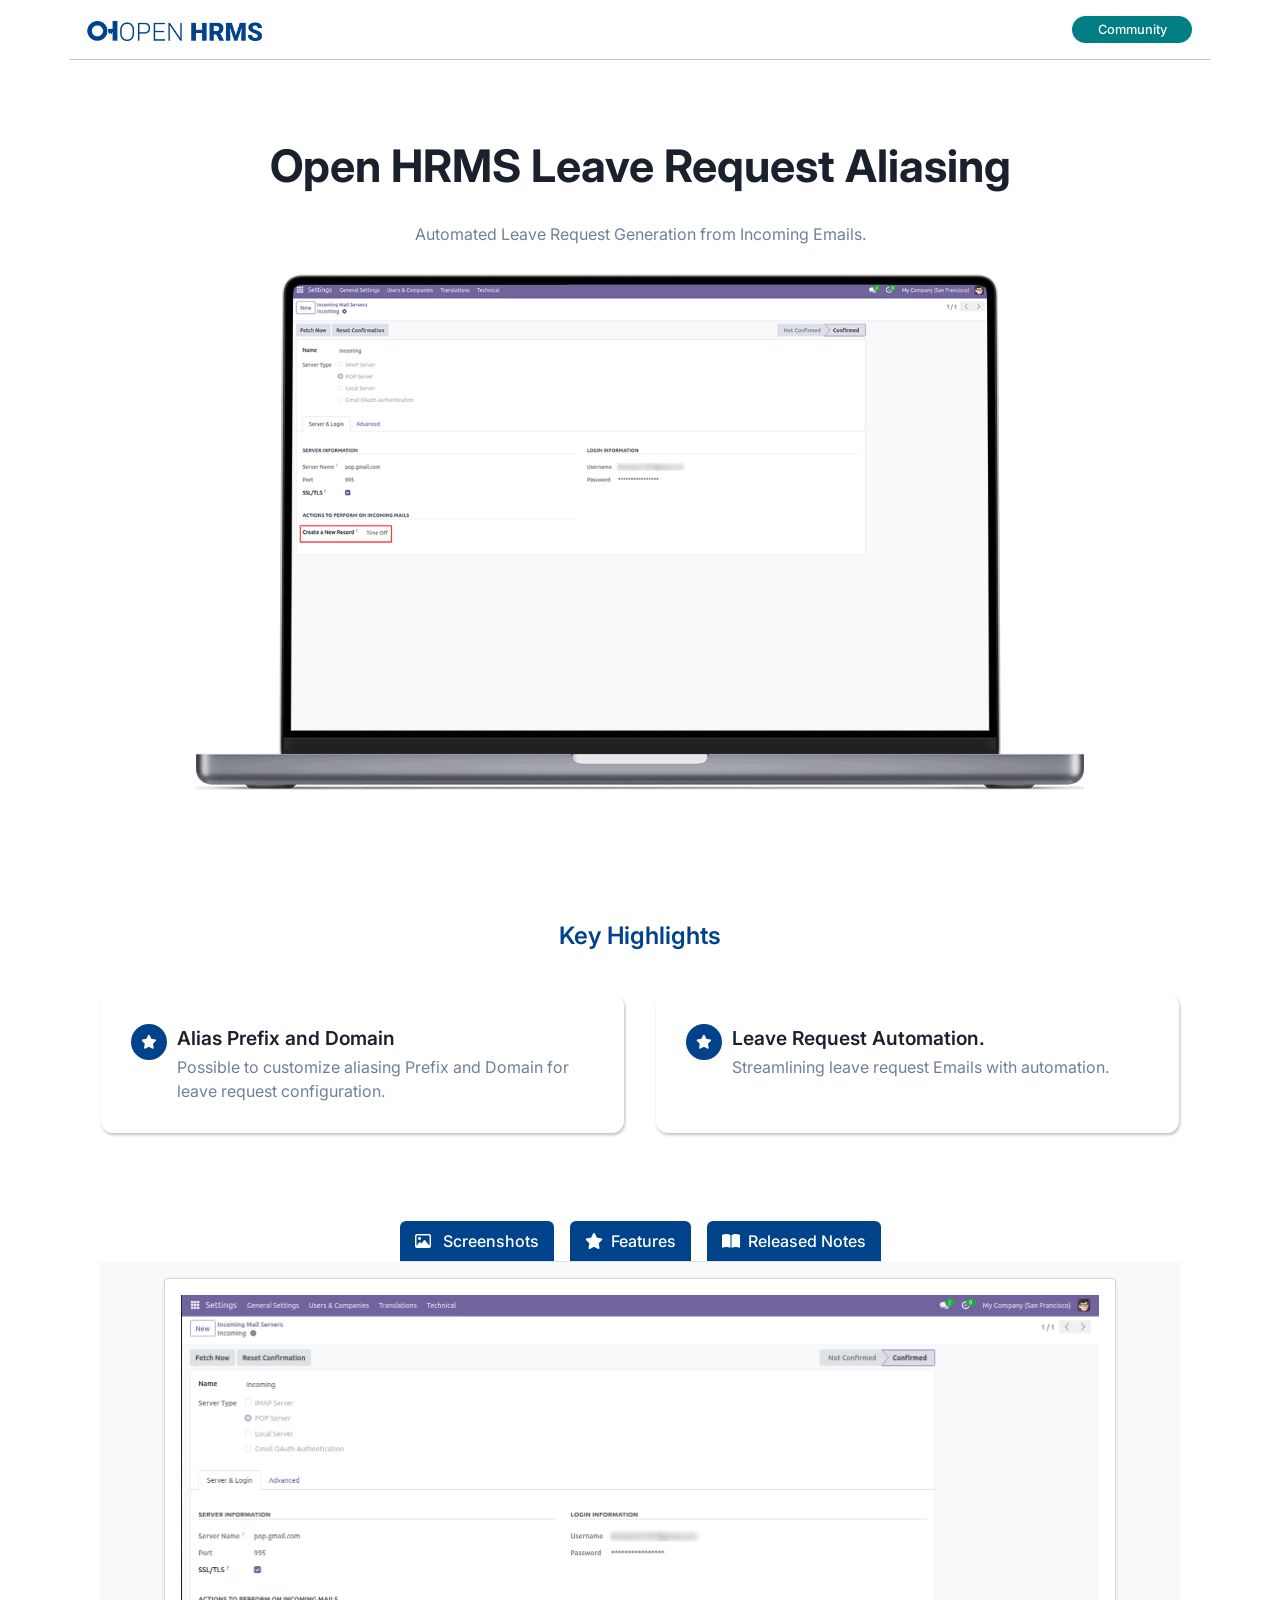
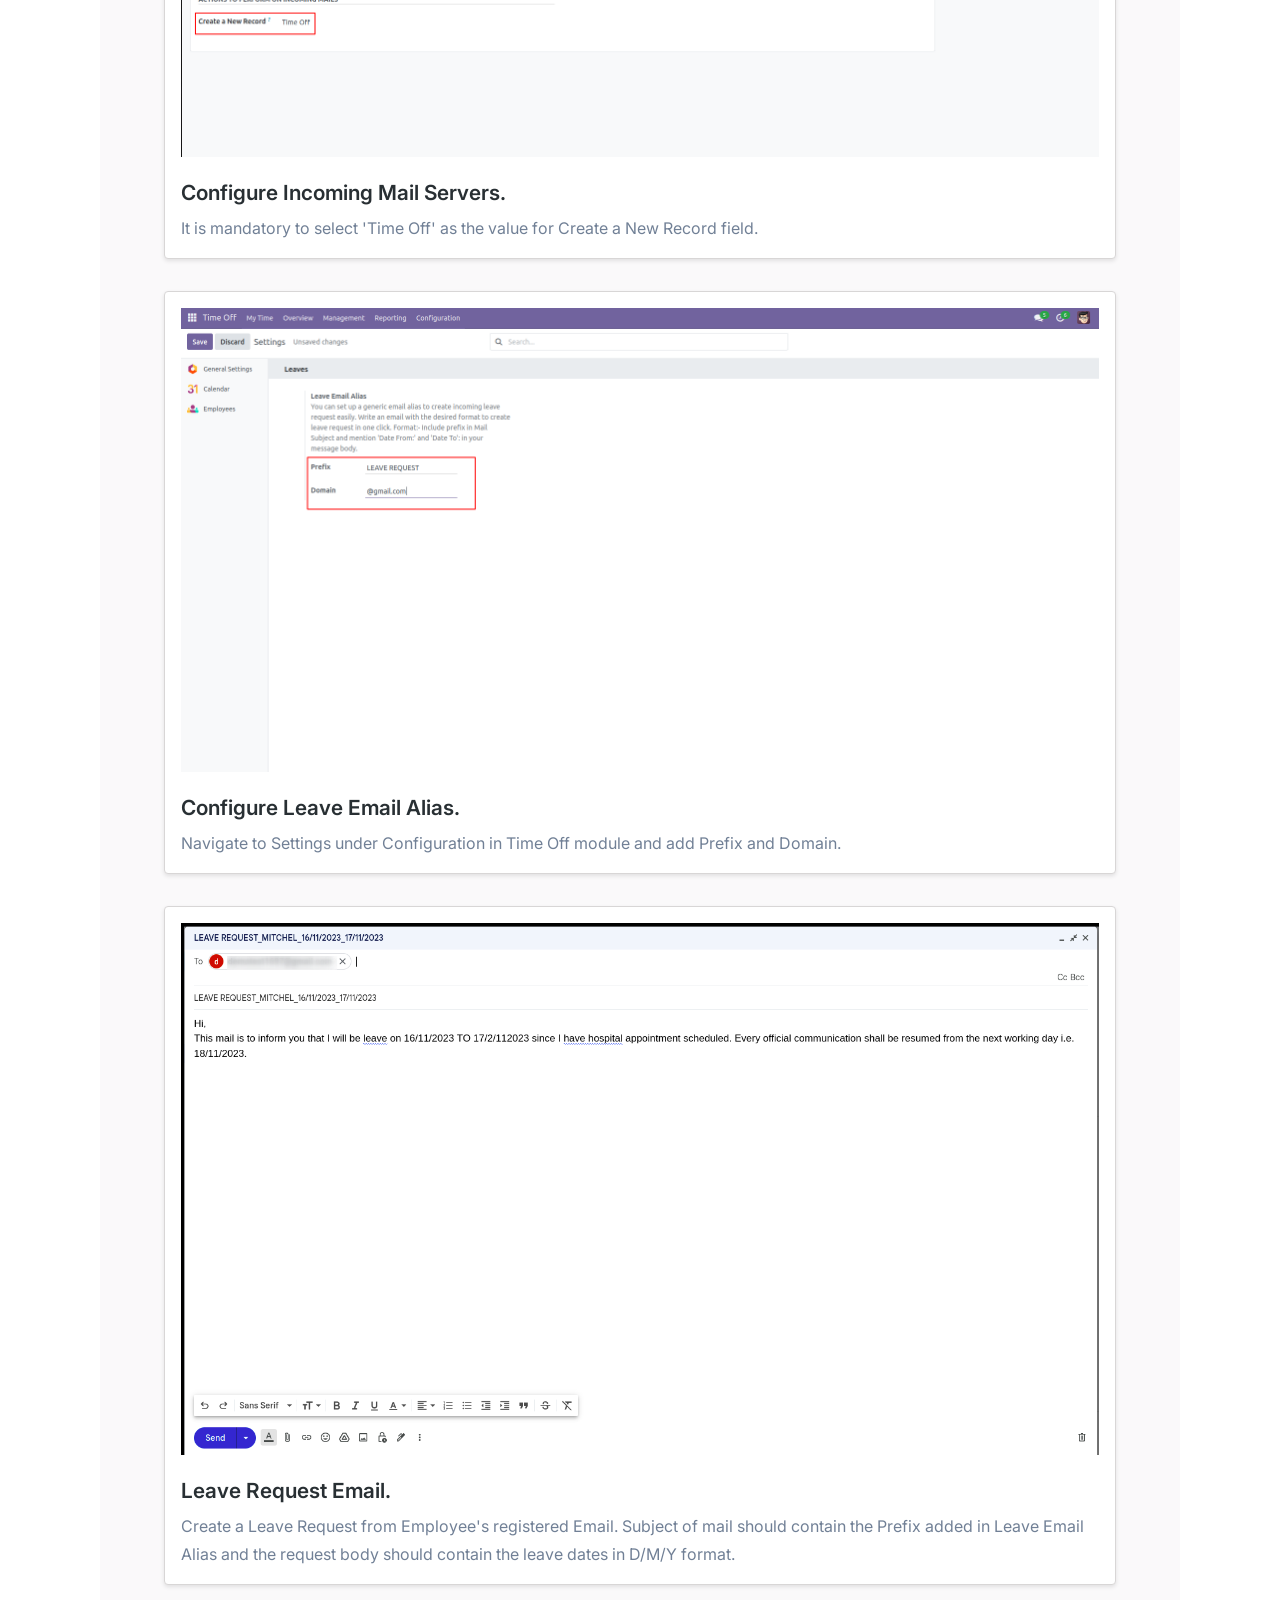
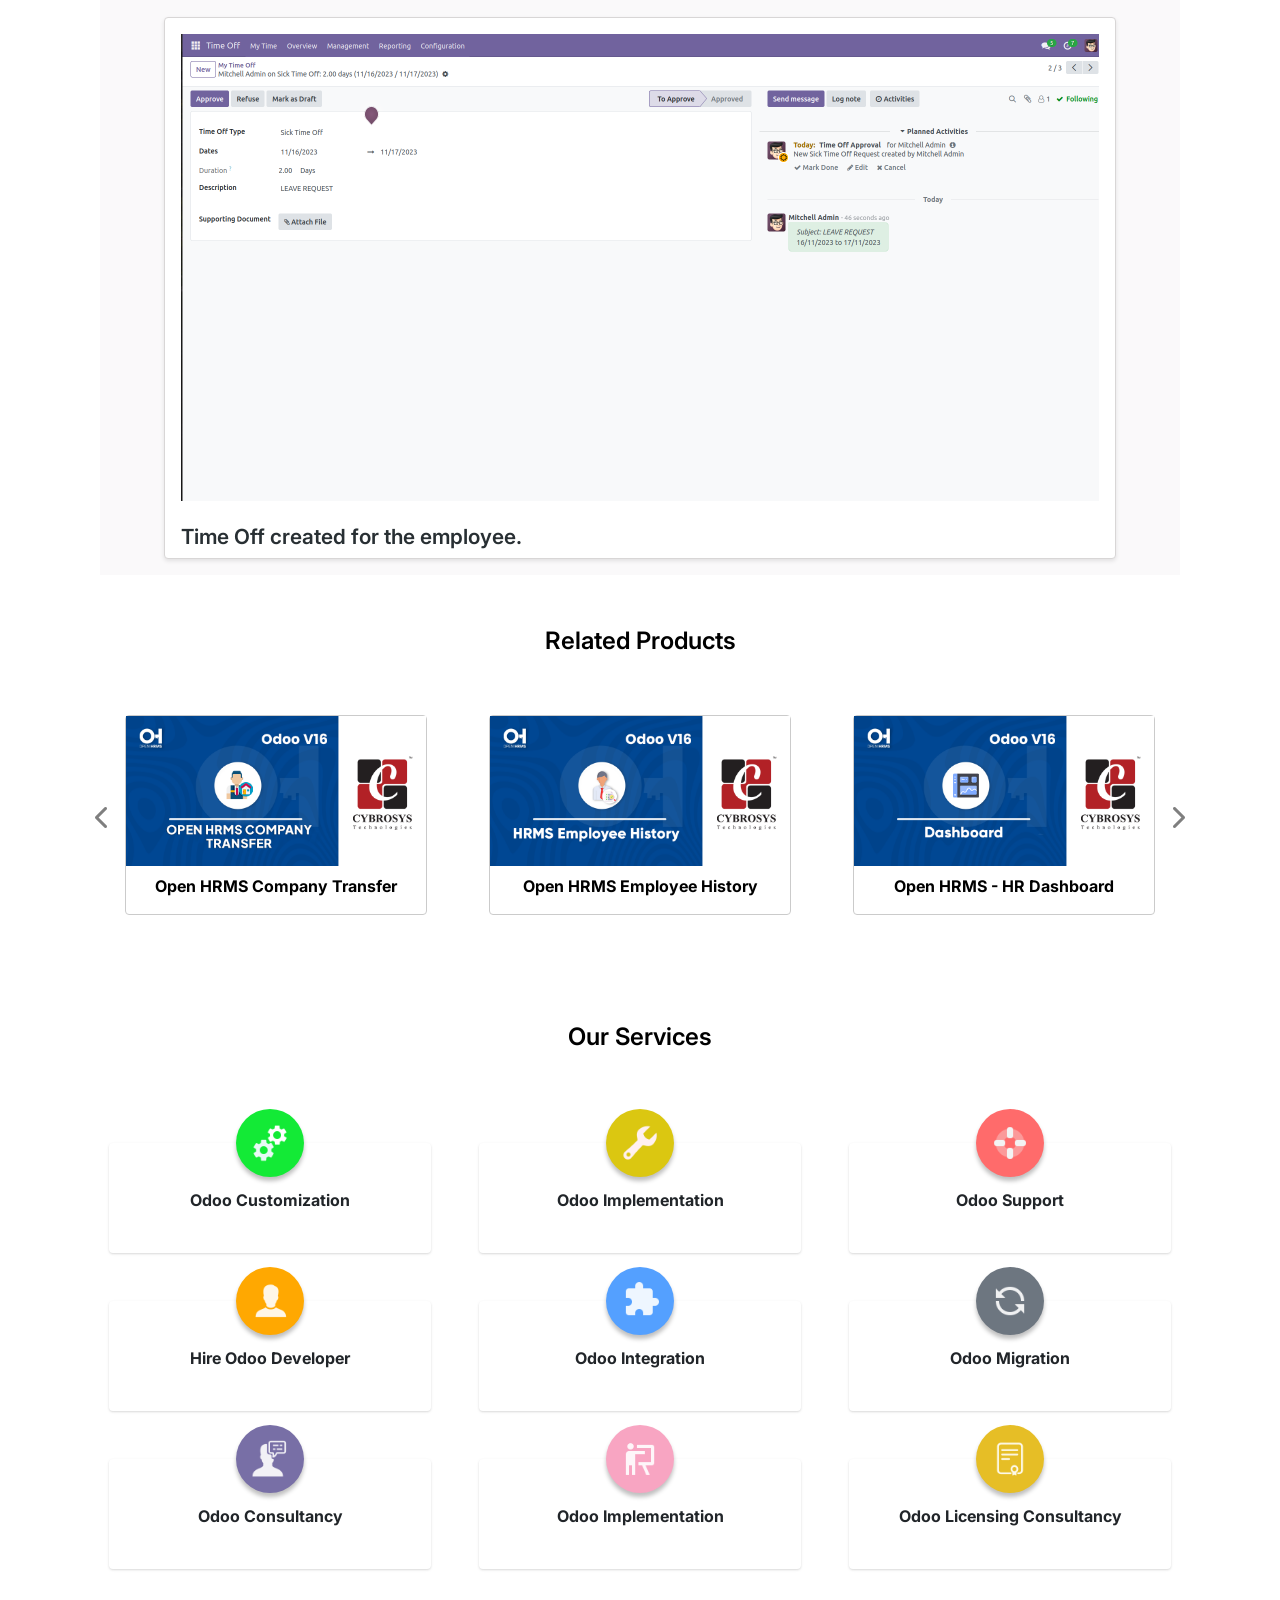
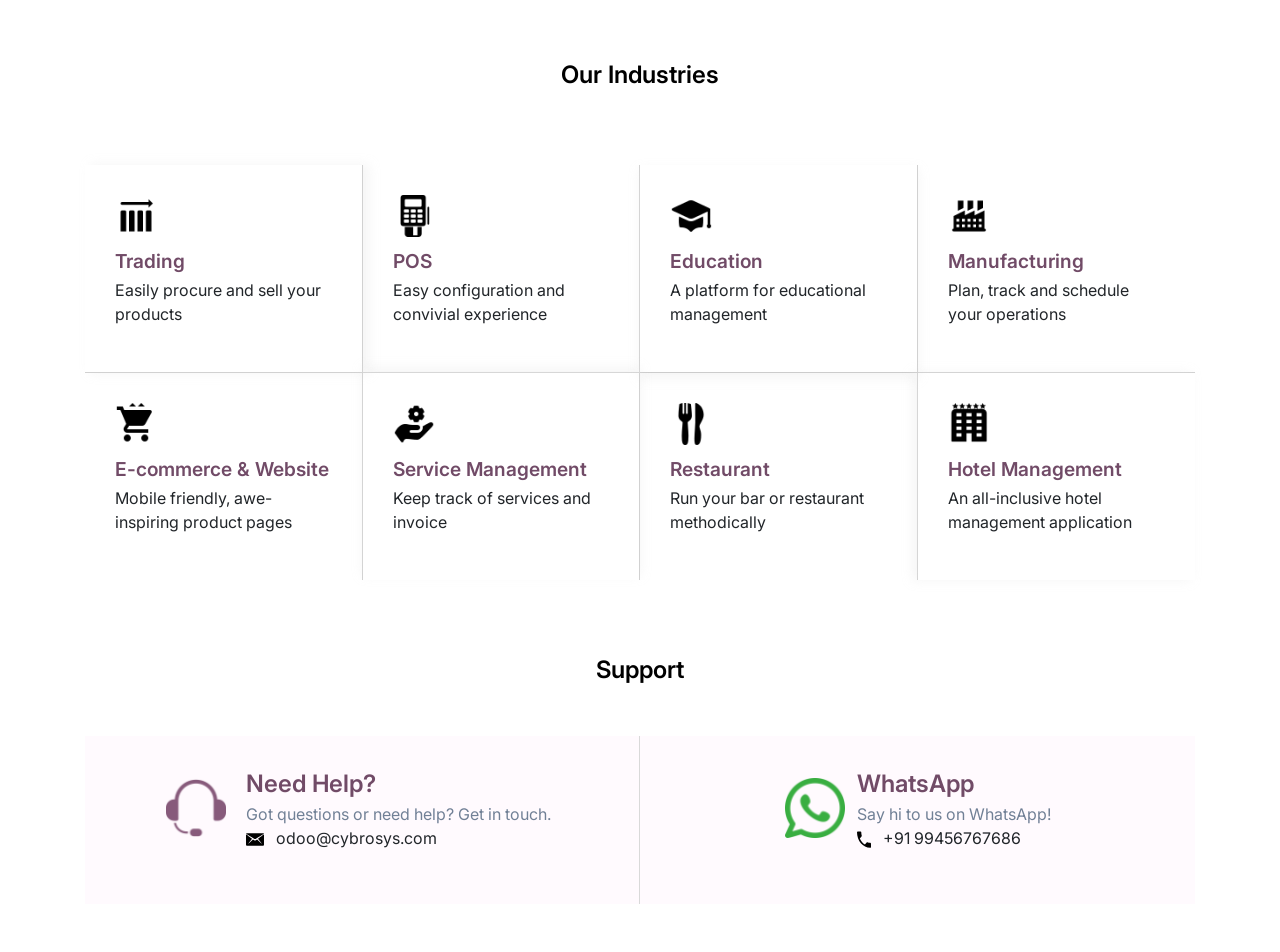
<file: addons/hr_leave_request_aliasing/static/description/index.html>
<!DOCTYPE html>
<html lang="en">
<head>
    <meta charset="UTF-8">
    <meta name="viewport" content="width=device-width, initial-scale=1.0">
    <title>Odoo App 3 Index</title>
    <!-- Bootstrap CSS -->
    <link rel="stylesheet"
          href="https://cdn.jsdelivr.net/npm/bootstrap@4.0.0/dist/css/bootstrap.min.css"
          integrity="sha384-Gn5384xqQ1aoWXA+058RXPxPg6fy4IWvTNh0E263XmFcJlSAwiGgFAW/dAiS6JXm"
          crossorigin="anonymous">
    <link rel="stylesheet"
          href="https://cdnjs.cloudflare.com/ajax/libs/font-awesome/6.2.1/css/all.min.css">
    <link rel="preconnect" href="https://fonts.googleapis.com">
    <link rel="preconnect" href="https://fonts.gstatic.com" crossorigin>
    <link href="https://fonts.googleapis.com/css2?family=Inter:wght@400;500;600;700;800&display=swap"
          rel="stylesheet">
</head>
<body>
<section>
    <div class="container"
         style="font-family: 'Inter', sans-serif !important;background-color: #fff !important;">
        <div class="row">
            <div class="col-sm-12 col-md-12 col-lg-12 d-flex justify-content-between flex-wrap align-items-sm-center"
                 style="border-bottom:1px solid rgba(0, 0, 0, 0.22)">
                <div class="my-3">
                    <img src="assets/misc/logo-horizontal (1).png"
                         style="width:auto !important; height:20px !important">
                </div>
                <div class="my-3 d-flex align-items-center">
                    <div class="text-center"
                         style="background-color:#017E84 !important;font-size: 0.8rem !important; color:#fff !important; font-weight:500 !important; padding:4px !important; margin:0 3px !important; border-radius:50px !important; min-width: 120px !important;">
                        Community
                    </div>
                </div>
            </div>
        </div>
        <div class="row">
            <div class="col-sm-12 col-md-12 col-lg-12 text-center d-flex align-items-center flex-column"
                 style="margin: 80px 0px !important;">
                <h1 style="font-size: 2.8rem;font-weight: 700; color:
                    #1A202C;">
                    Open HRMS Leave Request Aliasing</h1>
                <p class="my-3 mb-4"
                   style="max-width: 80%; font-weight: 400 !important; line-height: 32px; color: #718096;">
                    Automated Leave Request Generation from Incoming Emails.
                </p>
                <div style="width: 80%;">
                    <img src="assets/screenshots/hero.gif"
                         class="img-responsive"
                         width="100%" height="auto">
                </div>
            </div>
        </div>
        <div class="container mt-5 mb-5">
            <div class="col-lg-12 d-flex flex-column justify-content-center align-items-center mt-4">
                <p class="m-0"
                   style="font-weight: 600; font-size: 24px; color:#00438B !important">
                    Key Highlights
                </p>
            </div>
            <div class="row py-4">
                <div class="col-md-6 col-sm-12 p-3">
                    <div class="d-flex   h-100" style="padding: 30px;border-radius: 12px;
                                    background: #FFF;
                                    box-shadow: 1px 2px 3px 0px rgba(0, 0, 0, 0.25); ">
                        <div style="width: 36px; height: 36px; border-radius: 50%; background: #00438B;
                                    display: flex; justify-content: center; align-items: center;
                                    margin-right: 10px;flex-shrink: 0;">
                            <i class="fa-solid fa-star"
                               style="color: #fff;font-size:14px;"></i>
                        </div>
                        <div>
                            <p style="color: #1A202C;font-weight: 600;
                                      font-size: 1.2rem; margin-bottom: 2px;">
                                Alias Prefix and Domain</p>
                            <p class="m-0" style="color:#718096">
                                Possible to customize aliasing Prefix and Domain
                                for
                                leave request configuration.
                            </p>
                        </div>
                    </div>
                </div>
                <div class="col-md-6 col-sm-12 p-3">
                    <div class="d-flex   h-100" style="padding: 30px;border-radius: 12px;
                                    background: #FFF;
                                    box-shadow: 1px 2px 3px 0px rgba(0, 0, 0, 0.25); ">
                        <div style="width: 36px; height: 36px; border-radius: 50%; background:#00438B;
                                    display: flex; justify-content: center; align-items: center;
                                    margin-right: 10px;flex-shrink: 0;">
                            <i class="fa-solid fa-star  "
                               style="color: #fff;font-size:14px;"></i>
                        </div>
                        <div>
                            <p style="color: #1A202C;font-weight: 600;
                                      font-size: 1.2rem; margin-bottom: 2px;">
                                Leave Request Automation.</p>
                            <p class="m-0" style="color:#718096">
                                Streamlining leave request Emails with
                                automation.</p>
                        </div>
                    </div>
                </div>
            </div>
        </div>
        <div class="container rounded">
            <ul class="nav nav-tabs d-flex"
                style="width: fit-content;margin: 0 auto;gap: 1rem;">
                <li class="col text-center py-2 text-nowrap "
                    style="color: #fff; background-color: #00438B;border-radius: 6px 6px 0px 0px;">
                    <a
                            class="active show" data-toggle="tab" href="#tab1"
                            style="color: #fff;font-weight: 500; background-color: #00438B; text-decoration: none;">
                        <i class="fa-regular fa-image  pr-2"
                           style="color: #fff;"></i>
                        Screenshots</a></li>
                <li class="col text-center py-2 text-nowrap "
                    style="color: #fff; background-color: #00438B;border-radius: 6px 6px 0px 0px;">
                    <a
                            data-toggle="tab" href="#tab2"
                            style="color: #fff;font-weight: 500;  text-decoration: none;"><i
                            class="fa-solid fa-star  pr-2"
                            style="color: #fff;"></i>Features</a></li>
                <li class="col text-center py-2 text-nowrap "
                    style="color: #fff; background-color: #00438B;border-radius: 6px 6px 0px 0px;">
                    <a
                            data-toggle="tab" href="#tab3"
                            style="color: #fff;font-weight: 500; text-decoration: none; background-color:#00438B;"><i
                            class="fa-solid fa-book-open  pr-2"
                            style="color: #fff;"></i>Released Notes</a></li>
            </ul>
            <div class="tab-content"
                 style="background-color: rgba(121, 113, 119, 0.04);">
                <div id="tab1" class="tab-pane fade in active show">
                    <div class="col-lg-12 py-2"
                         style="padding: 1rem 4rem !important;">
                        <div
                                style="border: 1px solid #d8d6d6; border-radius: 4px; background: #fff; box-shadow: 0 2px 4px rgba(0, 0, 0, 0.1);">
                            <div class="row justify-content-center p-3 w-100 m-0">
                                <img src="assets/screenshots/2.png"
                                     class="img-responsive" width="100%"
                                     height="auto">
                            </div>
                            <div class="px-3">
                                <h4 class="mt-2"
                                    style=" font-weight:600 !important; color:#282F33 !important; font-size:1.3rem !important">
                                    Configure Incoming Mail Servers.</h4>
                                <p style=" color:#718096!important; font-size:1rem !important;line-height: 28px;">
                                    It is mandatory to select 'Time Off' as
                                    the value for Create a New
                                    Record field.</p>
                            </div>
                        </div>
                    </div>
                    <div class="col-lg-12 py-2"
                         style="padding: 1rem 4rem !important;">
                        <div
                                style="border: 1px solid #d8d6d6; border-radius: 4px;  background: #fff; box-shadow: 0 2px 4px rgba(0, 0, 0, 0.1);">
                            <div class="row justify-content-center p-3 w-100 m-0">
                                <img src="assets/screenshots/1.png"
                                     class="img-responsive" width="100%"
                                     height="auto">
                            </div>
                            <div class="px-3">
                                <h4 class="mt-2"
                                    style=" font-weight:600 !important; color:#282F33 !important; font-size:1.3rem !important">
                                    Configure Leave Email Alias.</h4>
                                <p style=" color:#718096!important; font-size:1rem !important;line-height: 28px;">
                                    Navigate to Settings under
                                    Configuration in Time Off module and
                                    add Prefix and Domain.</p>
                            </div>
                        </div>
                    </div>
                    <div class="col-lg-12 py-2"
                         style="padding: 1rem 4rem !important;">
                        <div
                                style="border: 1px solid #d8d6d6; border-radius: 4px; background: #fff; box-shadow: 0 2px 4px rgba(0, 0, 0, 0.1);">
                            <div class="row justify-content-center p-3 w-100 m-0">
                                <img src="assets/screenshots/3.png"
                                     class="img-responsive" width="100%"
                                     height="auto">
                            </div>
                            <div class="px-3">
                                <h4 class="mt-2"
                                    style=" font-weight:600 !important; color:#282F33 !important; font-size:1.3rem !important">
                                    Leave Request Email.</h4>
                                <p style=" color:#718096!important; font-size:1rem !important;line-height: 28px;">
                                    Create a Leave Request from Employee's
                                    registered Email. Subject of mail
                                    should contain the Prefix added in
                                    Leave Email Alias and the request
                                    body should contain the leave dates
                                    in D/M/Y format.</p>
                            </div>
                        </div>
                    </div>
                    <div class="col-lg-12 py-2"
                         style="padding: 1rem 4rem !important;">
                        <div
                                style="border: 1px solid #d8d6d6; border-radius: 4px;  background: #fff; box-shadow: 0 2px 4px rgba(0, 0, 0, 0.1);">
                            <div class="row justify-content-center p-3 w-100 m-0">
                                <img src="assets/screenshots/4.png"
                                     class="img-responsive" width="100%"
                                     height="auto">
                            </div>
                            <div class="px-3">
                                <h4 class="mt-2"
                                    style=" font-weight:600 !important; color:#282F33 !important; font-size:1.3rem !important">
                                    Time Off created for the employee.</h4>
                            </div>
                        </div>
                    </div>
                </div>
                <div id="tab2" class="tab-pane fade">
                    <div class="col-mg-12" style="padding: 1rem 4rem;">
                        <ul style="list-style: none; padding: 1rem 0;font-weight: 500;">
                            <li class="py-3"
                                style="font-weight: 500;background-color: #fff; border-radius: 4px; padding: 1rem; margin-bottom: 1rem; box-shadow: 0 2px 4px rgba(0, 0, 0, 0.1);">
                                    <span style="margin-right: 12px;"><img
                                            src="assets/misc/star (1) 2.svg"
                                            alt=""
                                            width="16px"></span>
                                Customize aliasing prefixes and domains for
                                tailored leave request configurations.
                            </li>
                            <li class="py-3"
                                style="font-weight: 500;background-color: #fff; border-radius: 4px; padding: 1rem; margin-bottom: 1rem; box-shadow: 0 2px 4px rgba(0, 0, 0, 0.1);">
                                    <span style="margin-right: 12px;"><img
                                            src="assets/misc/star (1) 2.svg"
                                            alt=""
                                            width="16px"></span>Automates leave
                                requests creation directly from incoming emails
                                for efficiency.
                            </li>
                        </ul>
                    </div>
                </div>
                <div id="tab3" class="tab-pane fade">
                    <div class="col-mg-12 active"
                         style="padding: 1rem 4rem;">
                        <div class="py-3"
                             style="font-weight: 500;background-color: #fff; border-radius: 4px; padding: 1rem; box-shadow: 0 2px 4px rgba(0, 0, 0, 0.1);">
                            <div class="d-flex mb-3"
                                 style="font-size: 0.8rem; font-weight: 500;"><span>Version
                                        17.0.1.0.0</span><span class="px-2">|
                            </span><span
                                    style="color: #00438B;font-weight: 600;">Released on:28th November 2023</span>
                            </div>
                            <p class="m-0"
                               style=" color:#718096!important; font-size:1rem !important;line-height: 28px;">
                                Initial Commit for Open HRMS Leave Request
                                Aliasing.</p>
                        </div>
                    </div>
                </div>
            </div>
        </div>
        <div class="container mt-5">
            <div class="col-lg-12 d-flex flex-column justify-content-center align-items-center mt-5">
                <p class="m-0"
                   style="font-weight: 600; font-size: 24px; color:#000 !important">
                    Related Products</p>
            </div>
        </div>
        <div id="myCarousel" class="carousel slide py-3" data-ride="carousel">

            <div class="carousel-inner">
                <div class="carousel-item active">
                    <div class="row p-4">
                        <div class="col">

                            <div class="p-3">
                                <a href="https://apps.odoo.com/apps/modules/16.0/hr_employee_transfer/"
                                   style="color: #000; text-decoration: none;">
                                    <div style="border:1px solid #CBCBCB !important;border-radius: 4px;">
                                        <div style="width: 300px; ">
                                            <img src="assets/modules/banner_1.png" alt="" width="100%" height="auto">
                                        </div>
                                        <p class="text-center pt-2 text-black font-weight-bold">Open HRMS Company
                                            Transfer</p>
                                    </div>
                                </a>
                            </div>

                        </div>

                        <div class="col">

                            <div class="p-3">
                                <a href="https://apps.odoo.com/apps/modules/16.0/history_employee/"
                                   style="color: #000; text-decoration: none;">
                                    <div style="border:1px solid #CBCBCB !important;border-radius: 4px;">
                                        <div style="width: 300px; ">
                                            <img src="assets/modules/banner_2.png" alt="" width="100%" height="auto">

                                        </div>
                                        <p class="text-center pt-2 text-black font-weight-bold">Open HRMS Employee
                                            History</p>
                                    </div>
                                </a>
                            </div>
                        </div>
                        <div class="col">

                            <div class="p-3">
                                <a href="https://apps.odoo.com/apps/modules/16.0/hrms_dashboard/"
                                   style="color: #000; text-decoration: none;">
                                    <div style="border:1px solid #CBCBCB !important;border-radius: 4px;">
                                        <div style="width: 300px; ">
                                            <img src="assets/modules/banner_3.png" alt="" width="100%" height="auto">

                                        </div>
                                        <p class="text-center pt-2 text-black font-weight-bold">Open HRMS - HR
                                            Dashboard</p>
                                    </div>
                                </a>

                            </div>

                        </div>
                    </div>
                </div>
                <div class="carousel-item">
                    <div class="row p-4">
                        <div class="col">

                            <div class="p-3">
                                <a href="https://apps.odoo.com/apps/modules/16.0/hr_multi_company/"
                                   style="color: #000; text-decoration: none;">
                                    <div style="border:1px solid #CBCBCB !important;border-radius: 4px;">
                                        <div style="width: 300px; ">
                                            <img src="assets/modules/banner_4.png" alt="" width="100%" height="auto">
                                        </div>
                                        <p class="text-center pt-2 text-black font-weight-bold">Open HRMS
                                            Multi-Company</p>
                                    </div>
                                </a>
                            </div>
                        </div>
                        <div class="col">

                            <div class="p-3">
                                <a href="https://apps.odoo.com/apps/modules/16.0/hr_reminder/" style="color: #000; text-decoration: none;">
                                    <div style="border:1px solid #CBCBCB !important;border-radius: 4px;">
                                        <div style="width: 300px;">
                                            <img src="assets/modules/banner_5.png" alt="" width="100%" height="auto">

                                        </div>
                                        <p class="text-center pt-2 text-black font-weight-bold">Open HRMS Reminders Todo</p>
                                    </div>
                                </a>
                            </div>
                        </div>
                        <div class="col">

                            <div class="p-3">
                                <a href="https://apps.odoo.com/apps/modules/16.0/hr_resignation/" style="color: #000; text-decoration: none;">
                                    <div style="border:1px solid #CBCBCB !important;border-radius: 4px;">
                                        <div style="width: 300px;">
                                            <img src="assets/modules/banner_6.png" alt="" width="100%" height="auto">

                                        </div>
                                        <p class="text-center pt-2 text-black font-weight-bold">Open HRMS Resignation</p>
                                    </div>
                                </a>
                            </div>
                        </div>
                    </div>
                </div>
            </div>
            <a class="carousel-control-prev" href="#myCarousel" data-slide="prev" style="width: 35px; color: #000;">
                    <span class="carousel-control-prev-icon">
                        <i class="fa fa-chevron-left" style="font-size: 24px;"></i>
                    </span>
            </a>
            <a class="carousel-control-next" href="#myCarousel" data-slide="next" style="width: 35px; color: #000;">
                    <span class="carousel-control-next-icon">
                        <i class="fa fa-chevron-right" style="font-size: 24px;"></i>
                    </span>
            </a>
        </div>
        <div class="container mt-5">
            <div class="col-lg-12 d-flex flex-column justify-content-center align-items-center mt-4">
                <p class="m-0"
                   style="font-weight: 600; font-size: 24px; color:#000 !important">
                    Our Services</p>
            </div>
        </div>
        <div class="container my-5">
            <div class="row py-3">
                <div class="col-md-4 col-sm-6 px-4 py-4">
                    <div
                            style="background-color: #fff; padding: 25px; text-align: center;  box-shadow: rgba(0, 0, 0, 0.1) 0px 1px 3px 0px, rgba(0, 0, 0, 0.06) 0px 1px 2px 0px; position: relative;border-radius: 4px;">
                        <div style="position: absolute; top: 0%; left: 50%; transform: translate(-50%, -50%);">
                            <div style="background-color:#13EA36 ; border-radius: 50%; padding: 15px;    width: 68px;
                                    height: 68px; display: inline-block; box-shadow:0px 4px 4px rgba(0, 0, 0, 0.25);">
                                <img src="assets/icons/cogs.png"
                                     alt="service-icon" width="38px"
                                     height="auto">
                            </div>
                        </div>
                        <p style="margin-top: 20px; font-weight: bold;">Odoo
                            Customization</p>
                    </div>
                </div>
                <div class="col-md-4 col-sm-6 px-4 py-4">
                    <div
                            style="background-color: #fff; padding: 25px; text-align: center; box-shadow: rgba(0, 0, 0, 0.1) 0px 1px 3px 0px, rgba(0, 0, 0, 0.06) 0px 1px 2px 0px; position: relative;border-radius: 4px;">
                        <div style="position: absolute; top: 0%; left: 50%; transform: translate(-50%, -50%);">
                            <div style="background-color:#DBC711; border-radius: 50%; padding: 15px;    width: 68px;
                                    height: 68px; display: inline-block; box-shadow:0px 4px 4px rgba(0, 0, 0, 0.25);">
                                <img src="assets/icons/wrench.png"
                                     alt="service-icon" width="38px"
                                     height="auto">
                            </div>
                        </div>
                        <p style="margin-top: 20px; font-weight: bold;">Odoo
                            Implementation</p>
                    </div>
                </div>
                <div class="col-md-4 col-sm-6 px-4 py-4">
                    <div
                            style="background-color: #fff; padding: 25px; text-align: center;  box-shadow: rgba(0, 0, 0, 0.1) 0px 1px 3px 0px, rgba(0, 0, 0, 0.06) 0px 1px 2px 0px; position: relative; border-radius: 4px;">
                        <div style="position: absolute; top: 0%; left: 50%; transform: translate(-50%, -50%);">
                            <div style="background-color:#FF6B6B ; border-radius: 50%; padding: 15px;    width: 68px;
                                    height: 68px; display: inline-block; box-shadow:0px 4px 4px rgba(0, 0, 0, 0.25);">
                                <img src="assets/icons/lifebuoy.png"
                                     alt="service-icon" width="38px"
                                     height="auto">
                            </div>
                        </div>
                        <p style="margin-top: 20px; font-weight: bold;">Odoo
                            Support</p>
                    </div>
                </div>
                <div class="col-md-4 col-sm-6 px-4 py-4">
                    <div
                            style="background-color: #fff; padding: 25px; text-align: center; box-shadow: rgba(0, 0, 0, 0.1) 0px 1px 3px 0px, rgba(0, 0, 0, 0.06) 0px 1px 2px 0px; position: relative; border-radius: 4px;">
                        <div style="position: absolute; top: 0%; left: 50%; transform: translate(-50%, -50%);">
                            <div style="background-color:#FFA801 ; border-radius: 50%; padding: 15px;    width: 68px;
                                    height: 68px; display: inline-block; box-shadow:0px 4px 4px rgba(0, 0, 0, 0.25);">
                                <img src="assets/icons/user.png"
                                     alt="service-icon" width="38px"
                                     height="auto">
                            </div>
                        </div>
                        <p style="margin-top: 20px; font-weight: bold;">Hire
                            Odoo Developer</p>
                    </div>
                </div>
                <div class="col-md-4 col-sm-6 px-4 py-4">
                    <div
                            style="background-color: #fff; padding: 25px; text-align: center;  box-shadow: rgba(0, 0, 0, 0.1) 0px 1px 3px 0px, rgba(0, 0, 0, 0.06) 0px 1px 2px 0px; position: relative; border-radius: 4px;">

                        <div style="position: absolute; top: 0%; left: 50%; transform: translate(-50%, -50%);">
                            <div style="background-color:#54A0FF; border-radius: 50%; padding: 15px;    width: 68px;
                                    height: 68px; display: inline-block; box-shadow:0px 4px 4px rgba(0, 0, 0, 0.25);">
                                <img src="assets/icons/puzzle.png"
                                     alt="service-icon" width="38px"
                                     height="auto">
                            </div>
                        </div>
                        <p style="margin-top: 20px; font-weight: bold;">Odoo
                            Integration</p>
                    </div>
                </div>
                <div class="col-md-4 col-sm-6 px-4 py-4">
                    <div
                            style="background-color: #fff; padding: 25px; text-align: center;  box-shadow: rgba(0, 0, 0, 0.1) 0px 1px 3px 0px, rgba(0, 0, 0, 0.06) 0px 1px 2px 0px; position: relative;border-radius: 4px;">
                        <div style="position: absolute; top: 0%; left: 50%; transform: translate(-50%, -50%);">
                            <div style="background-color:#6D7680 ; border-radius: 50%; padding: 15px;    width: 68px;
                                    height: 68px; display: inline-block; box-shadow:0px 4px 4px rgba(0, 0, 0, 0.25);">
                                <img src="assets/icons/update.png"
                                     alt="service-icon" width="38px"
                                     height="auto">
                            </div>
                        </div>
                        <p style="margin-top: 20px; font-weight: bold;">Odoo
                            Migration</p>
                    </div>
                </div>
                <div class="col-md-4 col-sm-6 px-4 py-4">
                    <div
                            style="background-color: #fff; padding: 25px; text-align: center;  box-shadow: rgba(0, 0, 0, 0.1) 0px 1px 3px 0px, rgba(0, 0, 0, 0.06) 0px 1px 2px 0px; position: relative;border-radius: 4px;">
                        <div style="position: absolute; top: 0%; left: 50%; transform: translate(-50%, -50%);">
                            <div style="background-color:#786FA6 ; border-radius: 50%; padding: 15px;    width: 68px;
                                    height: 68px; display: inline-block; box-shadow:0px 4px 4px rgba(0, 0, 0, 0.25);">
                                <img src="assets/icons/consultation.png"
                                     alt="service-icon" width="38px"
                                     height="auto">
                            </div>
                        </div>
                        <p style="margin-top: 20px; font-weight: bold;">Odoo
                            Consultancy</p>
                    </div>
                </div>
                <div class="col-md-4 col-sm-6 px-4 py-4">
                    <div
                            style="background-color: #fff; padding: 25px; text-align: center; box-shadow: rgba(0, 0, 0, 0.1) 0px 1px 3px 0px, rgba(0, 0, 0, 0.06) 0px 1px 2px 0px;position: relative;border-radius: 4px;">
                        <div style="position: absolute; top: 0%; left: 50%; transform: translate(-50%, -50%);">
                            <div style="background-color:#F8A5C2 ; border-radius: 50%; padding: 15px;    width: 68px;
                                    height: 68px; display: inline-block; box-shadow:0px 4px 4px rgba(0, 0, 0, 0.25);">
                                <img src="assets/icons/training.png"
                                     alt="service-icon" width="38px"
                                     height="auto">
                            </div>
                        </div>
                        <p style="margin-top: 20px; font-weight: bold;">Odoo
                            Implementation</p>
                    </div>
                </div>
                <div class="col-md-4 col-sm-6 px-4 py-4">
                    <div
                            style="background-color: #fff; padding: 25px; text-align: center;  box-shadow: rgba(0, 0, 0, 0.1) 0px 1px 3px 0px, rgba(0, 0, 0, 0.06) 0px 1px 2px 0px; position: relative;border-radius: 4px;">
                        <div style="position: absolute; top: 0%; left: 50%; transform: translate(-50%, -50%);">
                            <div style="background-color:#E6BE26; border-radius: 50%; padding: 15px;    width: 68px;
                                    height: 68px; display: inline-block; box-shadow:0px 4px 4px rgba(0, 0, 0, 0.25);">
                                <img src="assets/icons/license.png"
                                     alt="service-icon" width="38px"
                                     height="auto">
                            </div>
                        </div>
                        <p style="margin-top: 20px; font-weight: bold;">Odoo
                            Licensing Consultancy</p>
                    </div>
                </div>
            </div>
        </div>
        <div class="container mt-5">
            <div class="col-lg-12 d-flex flex-column justify-content-center align-items-center mt-4">
                <p class="m-0"
                   style="font-weight: 600; font-size: 24px; color:#000 !important">
                    Our Industries</p>
            </div>
        </div>
        <div class="container">
            <div class="row my-5 py-4">
                <div class="col-md-3 col-sm-6 p-0">
                    <div class="d-flex flex-column h-100 "
                         style="border-right: 1px solid rgb(209, 209, 209); border-bottom: 1px solid  rgb(209, 209, 209); padding: 30px; box-shadow: 6px 0 10px rgba(228, 227, 227, 0.373);">
                        <img src="assets/icons/trading-black.png" width="42px"
                             height="auto" alt="">
                        <p style="color: #714B67;font-weight: 600; margin-top: 10px;
                           font-size: 1.2rem; margin-bottom: 2px;">Trading</p>
                        <p>Easily procure and sell your products</p>
                    </div>
                </div>
                <div class="col-md-3 col-sm-6  p-0">
                    <div class="d-flex flex-column h-100"
                         style="border-right: 1px solid rgb(209, 209, 209);border-bottom: 1px solid  rgb(209, 209, 209); padding: 30px;">
                        <img src="assets/icons/pos-black.png" width="42px"
                             height="auto" alt="">
                        <p style="color: #714B67;font-weight: 600; margin-top: 10px;
                            font-size: 1.2rem; margin-bottom: 2px;">POS</p>
                        <p>Easy configuration and convivial experience</p>
                    </div>
                </div>
                <div class="col-md-3 col-sm-6  p-0">
                    <div class="d-flex flex-column h-100"
                         style="border-right: 1px solid  rgb(209, 209, 209);border-bottom: 1px solid   rgba(0, 0, 0, 0.2); padding: 30px; box-shadow: 0 5px 10px  rgba(228, 227, 227, 0.373)">
                        <img src="assets/icons/education-black.png" width="42px"
                             height="auto" alt="">
                        <p style="color: #714B67;font-weight: 600; margin-top: 10px;
                            font-size: 1.2rem; margin-bottom: 2px;">
                            Education</p>
                        <p>A platform for educational management</p>
                    </div>
                </div>
                <div class="col-md-3 col-sm-6  p-0">
                    <div class="d-flex flex-column h-100"
                         style="border-bottom: 1px solid  rgb(209, 209, 209); padding: 30px; ">
                        <img src="assets/icons/manufacturing-black.png"
                             width="42px" height="auto" alt="">
                        <p style="color: #714B67;font-weight: 600; margin-top: 10px;
                            font-size: 1.2rem; margin-bottom: 2px;">
                            Manufacturing</p>
                        <p>Plan, track and schedule your operations</p>
                    </div>
                </div>
                <div class="col-md-3 col-sm-6 p-0">
                    <div class="d-flex flex-column h-100"
                         style="border-right: 1px solid  rgb(209, 209, 209); padding: 30px;">
                        <img src="assets/icons/ecom-black.png" width="42px"
                             height="auto" alt="">
                        <p style="color: #714B67;font-weight: 600; margin-top: 10px;
                            font-size: 1.2rem; margin-bottom: 2px;">E-commerce &
                            Website</p>
                        <p>Mobile friendly, awe-inspiring product pages</p>
                    </div>
                </div>
                <div class="col-md-3 col-sm-6   p-0">
                    <div class="d-flex flex-column h-100"
                         style="border-right: 1px solid  rgb(209, 209, 209); padding: 30px;box-shadow: 0 -5px 10px  rgba(228, 227, 227, 0.373);">
                        <img src="assets/icons/service-black.png" width="42px"
                             height="auto" alt="">
                        <p style="color: #714B67;font-weight: 600; margin-top: 10px;
                            font-size: 1.2rem; margin-bottom: 2px;">Service
                            Management</p>
                        <p>Keep track of services and invoice</p>
                    </div>
                </div>
                <div class="col-md-3 col-sm-6    p-0">
                    <div class="d-flex flex-column h-100"
                         style="border-right: 1px solid  rgb(209, 209, 209); padding: 30px; ">
                        <img src="assets/icons/restaurant-black.png"
                             width="42px" height="auto" alt="">
                        <p style="color: #714B67;font-weight: 600; margin-top: 10px;
                            font-size: 1.2rem; margin-bottom: 2px;">
                            Restaurant</p>
                        <p>Run your bar or restaurant methodically</p>
                    </div>
                </div>
                <div class="col-md-3 col-sm-6   p-0">
                    <div class="d-flex flex-column h-100"
                         style=" padding: 30px;box-shadow: -5px 0 10px  rgba(228, 227, 227, 0.373);">
                        <img src="assets/icons/hotel-black.png" width="42px"
                             height="auto" alt="">
                        <p style="color: #714B67;font-weight: 600; margin-top: 10px;
                            font-size: 1.2rem; margin-bottom: 2px;">Hotel
                            Management</p>
                        <p>An all-inclusive hotel management application</p>
                    </div>
                </div>
            </div>
        </div>
        <div class="container mt-5">
            <div class="col-lg-12 d-flex flex-column justify-content-center align-items-center mt-5">
                <p class="m-0"
                   style="font-weight: 600; font-size: 24px; color:#000 !important">
                    Support</p>
            </div>
        </div>
        <div class="container my-5">
            <div class="row" style="background-color: #FFFAFE;">
                <div class="col-md-6 pb-4  d-flex align-items-center justify-content-center"
                     style="border-right: 1px solid #D9D9D9;">
                    <div style="padding: 30px;">
                        <div class="d-flex align-items-center">
                            <img src="assets/misc/support (1) 1.svg" alt=""
                                 width="60px" style="margin-right: 12px;">
                            <div style="padding: 0px 8px;">
                                    <span
                                            style="color: #714B67;font-size: 24px;font-weight: 600;padding-bottom: 1rem;">Need
                                        Help?</span>
                                <p class="m-0" style="color:#718096;">Got
                                    questions or need help? Get in touch.</p>
                                <div style="font-weight: 400;"><span><img
                                        src="assets/misc/support-email.svg"
                                        alt=""
                                        width="18px"
                                        style="filter: invert(1);margin-right: 0.8rem;"></span>odoo@cybrosys.com
                                </div>
                            </div>
                        </div>
                    </div>
                </div>
                <div class="col-md-6 pb-4 d-flex align-items-center justify-content-center">
                    <div style="padding: 30px;">
                        <div class="d-flex align-items-center">
                            <img src="assets/misc/whatsapp 1.svg" alt=""
                                 width="60px" style="margin-right: 12px;">
                            <div>
                                <span style="color: #714B67;font-size: 24px;font-weight: 600;">WhatsApp</span>
                                <p class="m-0" style="color:#718096;">Say hi to
                                    us on WhatsApp!</p>
                                <div style="font-weight: 400; font-size: 16px;"><span><img
                                        src="assets/misc/phone.svg"
                                        alt="" width="14px"
                                        style="filter: invert(1); margin-right: 0.8rem;"></span>+91
                                    99456767686
                                </div>
                            </div>
                        </div>
                    </div>
                </div>
            </div>
        </div>
    </div>
</section>
<!-- Optional JavaScript -->
<!-- jQuery first, then Popper.js, then Bootstrap JS -->
<script src="https://ajax.googleapis.com/ajax/libs/jquery/3.5.1/jquery.min.js"></script>
<script src="https://maxcdn.bootstrapcdn.com/bootstrap/4.5.2/js/bootstrap.min.js"></script>
</body>
</html>
</file>
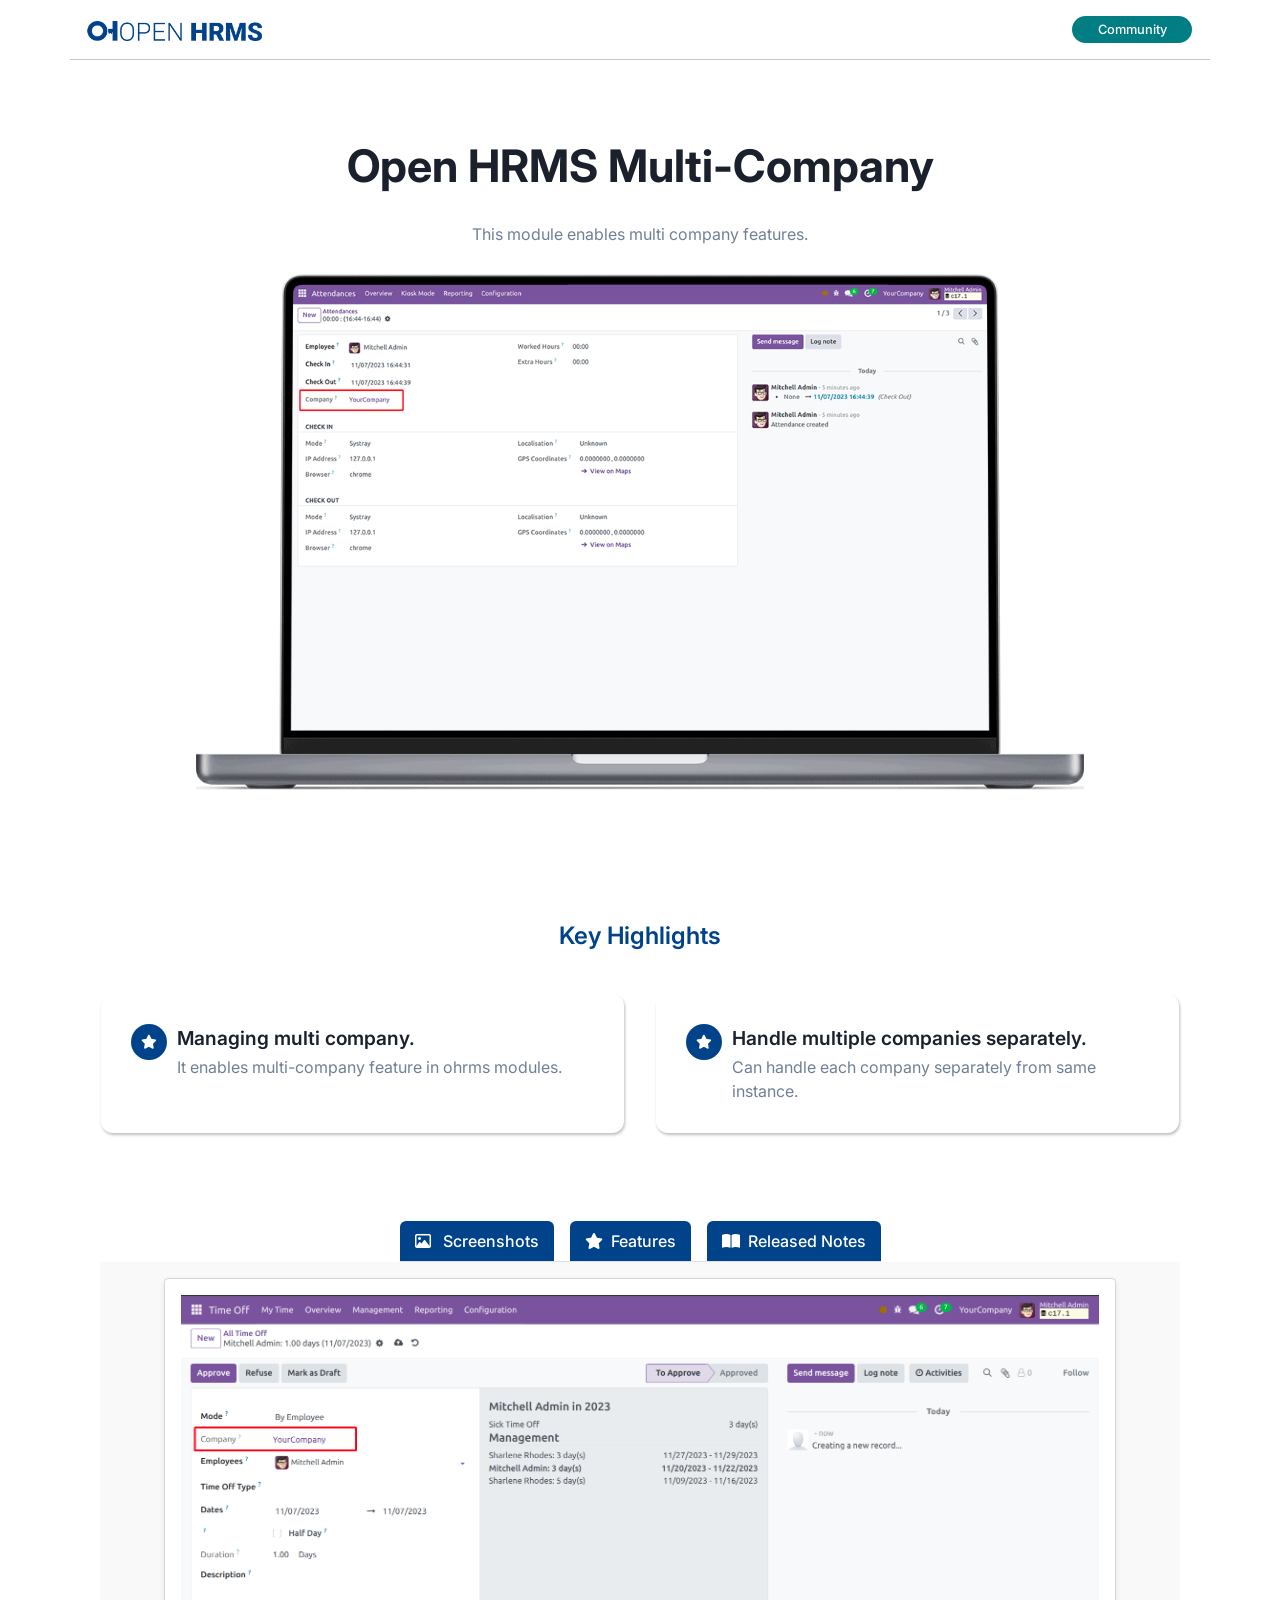
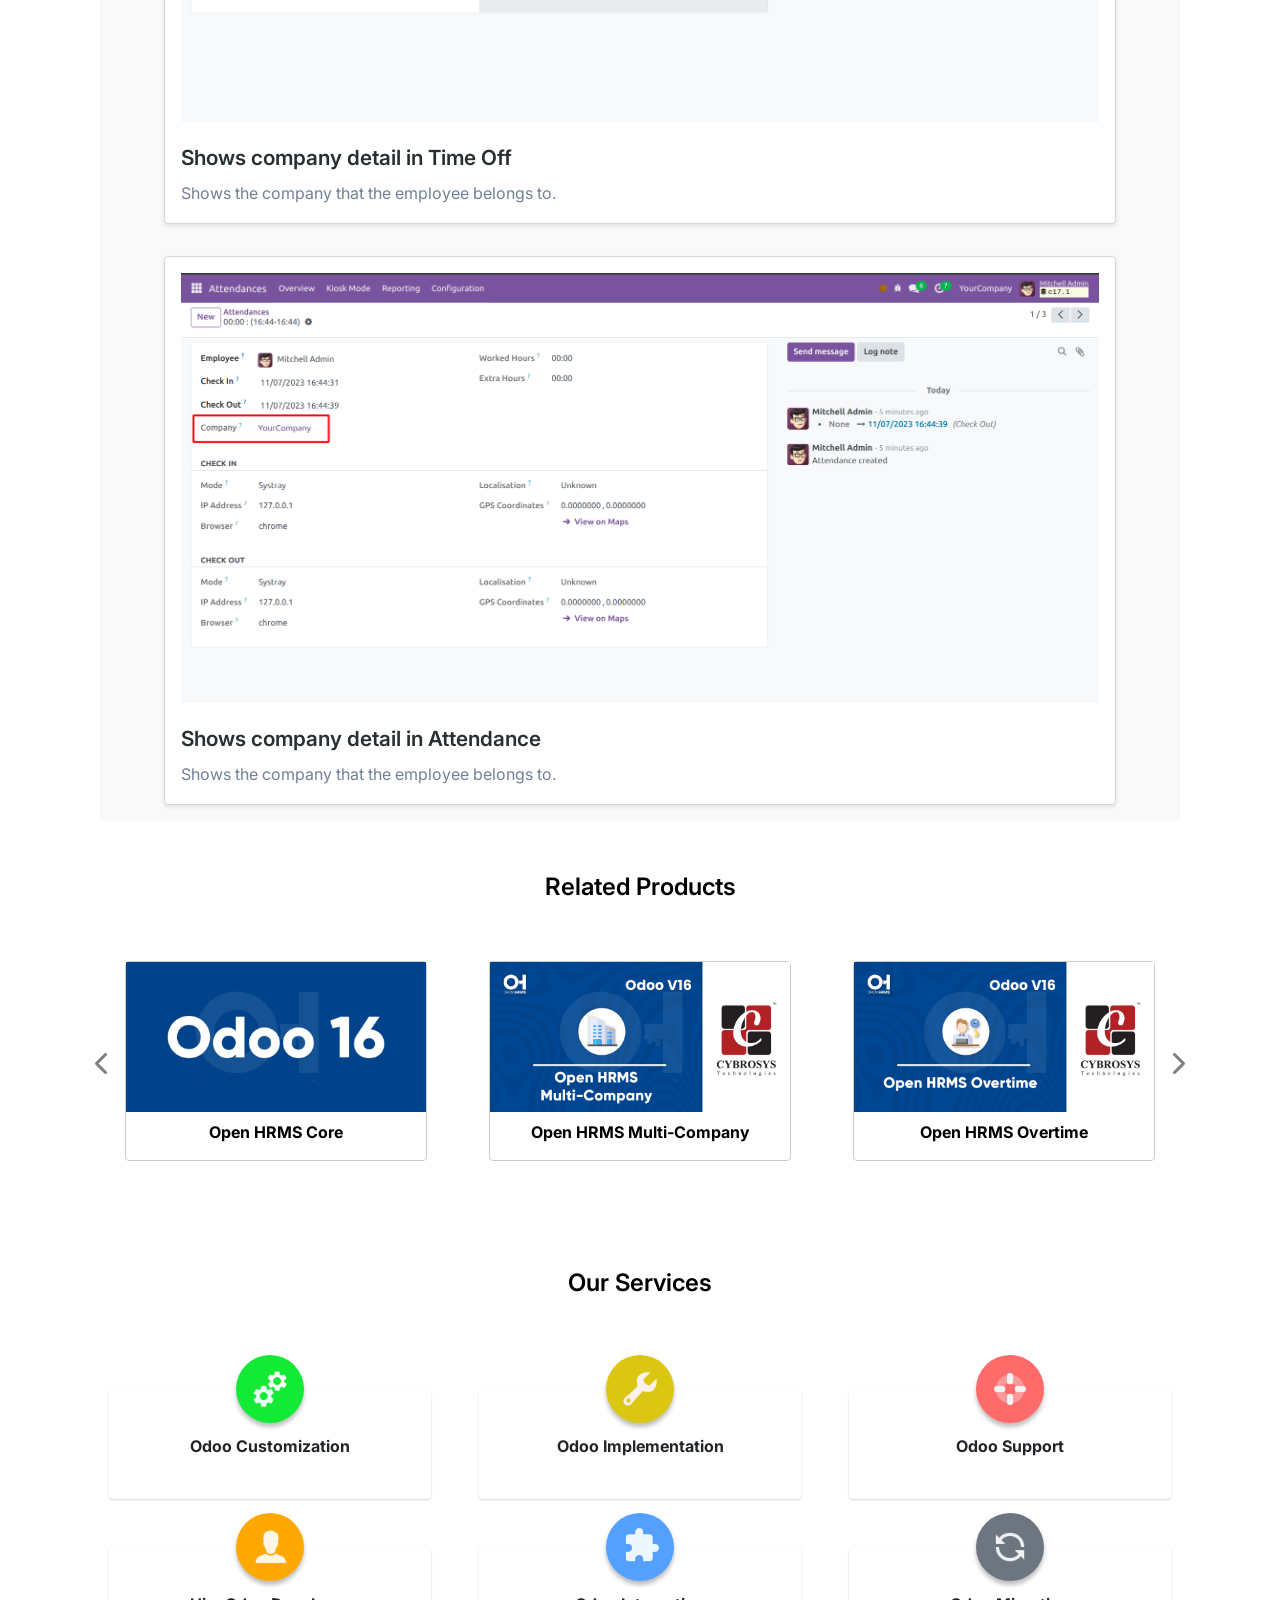
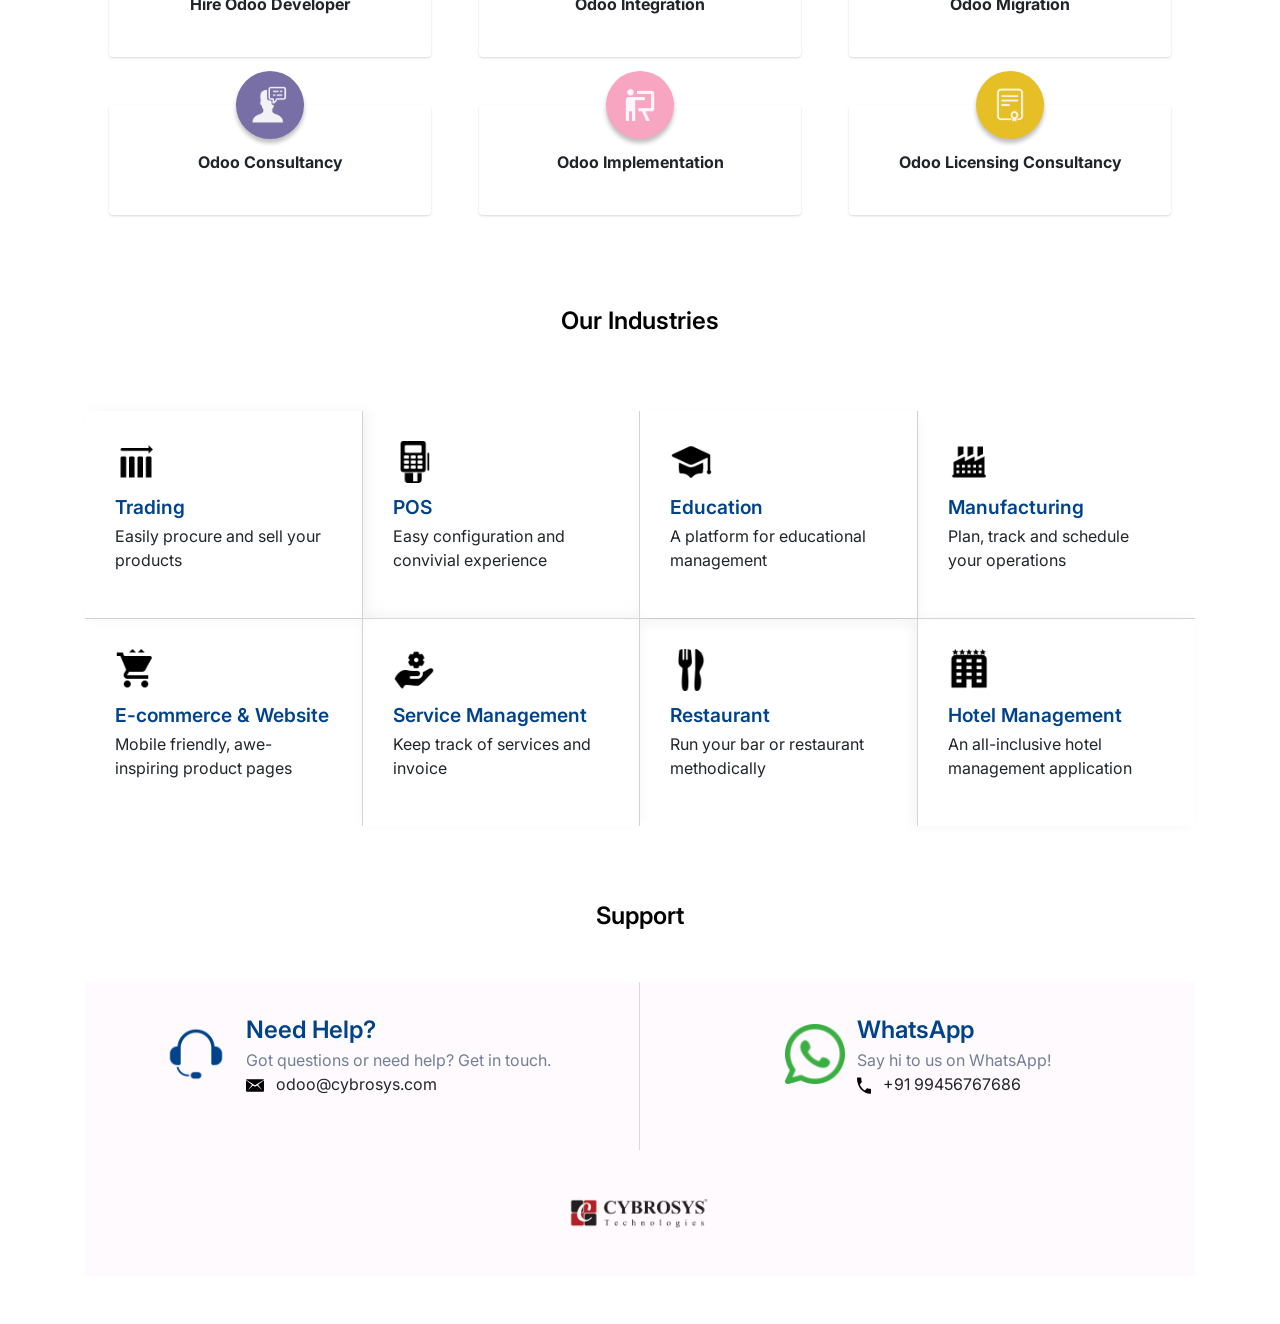
<file: addons/hr_multi_company/static/description/index.html>
<!DOCTYPE html>
<html lang="en">
<head>
    <meta charset="UTF-8">
    <meta name="viewport" content="width=device-width, initial-scale=1.0">
    <title>Odoo App 3 Index</title>
    <!-- Bootstrap CSS -->
    <link rel="stylesheet"
          href="https://cdn.jsdelivr.net/npm/bootstrap@4.0.0/dist/css/bootstrap.min.css"
          integrity="sha384-Gn5384xqQ1aoWXA+058RXPxPg6fy4IWvTNh0E263XmFcJlSAwiGgFAW/dAiS6JXm"
          crossorigin="anonymous">
    <link rel="stylesheet"
          href="https://cdnjs.cloudflare.com/ajax/libs/font-awesome/6.2.1/css/all.min.css">
    <link rel="preconnect" href="https://fonts.googleapis.com">
    <link rel="preconnect" href="https://fonts.gstatic.com" crossorigin>
    <link href="https://fonts.googleapis.com/css2?family=Inter:wght@400;500;600;700;800&display=swap"
          rel="stylesheet">
</head>
<body>
<section>
    <div class="container"
         style="font-family: 'Inter', sans-serif !important;background-color: #fff !important;">
        <div class="row">
            <div class="col-sm-12 col-md-12 col-lg-12 d-flex justify-content-between flex-wrap align-items-sm-center"
                 style="border-bottom:1px solid rgba(0, 0, 0, 0.22)">
                <div class="my-3">
                    <img src="assets/images/logo-horizontal (1).png"
                         style="width:auto !important; height:20px !important">
                </div>
                <div class="my-3 d-flex align-items-center">
                    <div class="text-center"
                         style="background-color:#017E84 !important;font-size: 0.8rem !important; color:#fff !important; font-weight:500 !important; padding:4px !important; margin:0 3px !important; border-radius:50px !important; min-width: 120px !important;">
                        Community
                    </div>
                </div>
            </div>
        </div>

        <div class="row">
            <div class="col-sm-12 col-md-12 col-lg-12 text-center d-flex align-items-center flex-column"
                 style="margin: 80px 0px !important;">
                <h1 style="font-size: 2.8rem;font-weight: 700; color:
                    #1A202C;">
                    Open HRMS Multi-Company</h1>
                <p class="my-3 mb-4"
                   style="max-width: 80%; font-weight: 400 !important; line-height: 32px; color: #718096;">
                    This module enables multi company features.
                </p>
                <div style="width: 80%;">
                    <img src="assets/screenshots/hero.gif"
                         class="img-responsive" width="100%" height="auto">
                </div>
            </div>
        </div>
        <div class="container mt-5 mb-5">
            <div class="col-lg-12 d-flex flex-column justify-content-center align-items-center mt-4">
                <p class="m-0"
                   style="font-weight: 600; font-size: 24px; color:#00438B !important">
                    Key Highlights
                </p>
            </div>
            <div class="row py-4">
                <div class="col-md-6 col-sm-12 p-3">
                    <div class="d-flex   h-100" style="padding: 30px;border-radius: 12px;
                                    background: #FFF;
                                    box-shadow: 1px 2px 3px 0px rgba(0, 0, 0, 0.25); ">
                        <div style="width: 36px; height: 36px; border-radius: 50%; background: #00438B;
                                    display: flex; justify-content: center; align-items: center;
                                    margin-right: 10px;flex-shrink: 0;">
                            <i class="fa-solid fa-star  "
                               style="color: #fff;font-size:14px;"></i>
                        </div>
                        <div>
                            <p style="color: #1A202C;font-weight: 600;
                                      font-size: 1.2rem; margin-bottom: 2px;">
                                Managing multi company.</p>
                            <p class="m-0" style="color:#718096">It enables
                                multi-company feature in ohrms modules.
                            </p>
                        </div>
                    </div>
                </div>
                <div class="col-md-6 col-sm-12 p-3">
                    <div class="d-flex   h-100" style="padding: 30px;border-radius: 12px;
                                    background: #FFF;
                                    box-shadow: 1px 2px 3px 0px rgba(0, 0, 0, 0.25); ">
                        <div style="width: 36px; height: 36px; border-radius: 50%; background:#00438B;
                                    display: flex; justify-content: center; align-items: center;
                                    margin-right: 10px;flex-shrink: 0;">
                            <i class="fa-solid fa-star  "
                               style="color: #fff;font-size:14px;"></i>
                        </div>
                        <div>
                            <p style="color: #1A202C;font-weight: 600;
                                      font-size: 1.2rem; margin-bottom: 2px;">
                                Handle multiple companies separately.</p>
                            <p class="m-0" style="color:#718096">Can handle each
                                company separately from same instance.
                            </p>
                        </div>
                    </div>
                </div>
            </div>
        </div>

        <div class="container rounded">
            <ul class="nav nav-tabs d-flex"
                style="width: fit-content;margin: 0 auto;gap: 1rem;">
                <li class="col text-center py-2 text-nowrap "
                    style="color: #fff; background-color: #00438B;border-radius: 6px 6px 0px 0px;">
                    <a
                            class="active show" data-toggle="tab" href="#tab1"
                            style="color: #fff;font-weight: 500; background-color: #00438B; text-decoration: none;">
                        <i class="fa-regular fa-image  pr-2"
                           style="color: #fff;"></i>
                        Screenshots</a></li>
                <li class="col text-center py-2 text-nowrap "
                    style="color: #fff; background-color: #00438B;border-radius: 6px 6px 0px 0px;">
                    <a
                            data-toggle="tab" href="#tab2"
                            style="color: #fff;font-weight: 500;  text-decoration: none;"><i
                            class="fa-solid fa-star  pr-2"
                            style="color: #fff;"></i>Features</a></li>
                <li class="col text-center py-2 text-nowrap "
                    style="color: #fff; background-color: #00438B;border-radius: 6px 6px 0px 0px;">
                    <a
                            data-toggle="tab" href="#tab3"
                            style="color: #fff;font-weight: 500; text-decoration: none; background-color:#00438B;"><i
                            class="fa-solid fa-book-open  pr-2"
                            style="color: #fff;"></i>Released Notes</a></li>
            </ul>

            <div class="tab-content"
                 style="background-color: rgba(121, 113, 119, 0.04);">
                <div id="tab1" class="tab-pane fade in active show">
                    <div class="col-lg-12 py-2"
                         style="padding: 1rem 4rem !important;">
                        <div
                                style="border: 1px solid #d8d6d6; border-radius: 4px; background: #fff; box-shadow: 0 2px 4px rgba(0, 0, 0, 0.1);">
                            <div class="row justify-content-center p-3 w-100 m-0">
                                <img src="assets/screenshots/multi_company-1.png" class="img-responsive"
                                     width="100%" height="auto">
                            </div>
                            <div class="px-3">
                                <h4 class="mt-2"
                                    style=" font-weight:600 !important; color:#282F33 !important; font-size:1.3rem !important">
                                    Shows company detail in Time Off</h4>
                                <p style=" color:#718096!important; font-size:1rem !important;line-height: 28px;">
                                    Shows the company that the employee
                                    belongs to.</p>
                            </div>
                        </div>
                    </div>
                    <div class="col-lg-12 py-2"
                         style="padding: 1rem 4rem !important;">
                        <div style="border: 1px solid #d8d6d6; border-radius: 4px; background: #fff; box-shadow: 0 2px 4px rgba(0, 0, 0, 0.1);">
                            <div class="row justify-content-center p-3 w-100 m-0">
                                <img src="assets/screenshots/multi_company-2.png" class="img-responsive"
                                     width="100%" height="auto">
                            </div>
                            <div class="px-3">
                                <h4 class="mt-2"
                                    style=" font-weight:600 !important; color:#282F33 !important; font-size:1.3rem !important">
                                    Shows company detail in Attendance</h4>
                                <p style=" color:#718096!important; font-size:1rem !important;line-height: 28px;">
                                    Shows the company that the employee
                                    belongs to.</p>
                            </div>
                        </div>
                    </div>
                </div>

                <div id="tab2" class="tab-pane fade">
                    <div class="col-mg-12" style="padding: 1rem 4rem;">
                        <ul style="list-style: none; padding: 1rem 0;font-weight: 500;">
                            <li class="py-3"
                                style="font-weight: 500;background-color: #fff; border-radius: 4px; padding: 1rem; margin-bottom: 1rem; box-shadow: 0 2px 4px rgba(0, 0, 0, 0.1);">
                                    <span style="margin-right: 12px;"><img
                                            src="assets/images/star (1) 2.svg" alt=""
                                            width="16px"></span>Adds company
                                details in every Open HRMS modules.
                                <ul style="list-style: none;font-weight: 400; color:#718096">
                                    <li>The employee's details in every Open
                                        HRMS module shows the company that the
                                        employee belongs to.
                                    </li>
                                </ul>
                            </li>
                        </ul>
                    </div>
                </div>
                <div id="tab3" class="tab-pane fade">
                    <div class="col-mg-12 active" style="padding: 1rem 4rem;">
                        <div class="py-3"
                             style="font-weight: 500;background-color: #fff; border-radius: 4px; padding: 1rem; box-shadow: 0 2px 4px rgba(0, 0, 0, 0.1);">
                            <div class="d-flex mb-3"
                                 style="font-size: 0.8rem; font-weight: 500;"><span>Version
                                        17.0.1</span><span class="px-2">|</span><span
                                    style="color: #00438B;font-weight: 600;">Released on:28th November 2023</span>
                            </div>
                            <p class="m-0"
                               style=" color:#718096!important; font-size:1rem !important;line-height: 28px;">
                                Initial Commit</p>
                        </div>
                    </div>
                </div>
            </div>
        </div>
        <div class="container mt-5">
            <div class="col-lg-12 d-flex flex-column justify-content-center align-items-center mt-5">
                <p class="m-0"
                   style="font-weight: 600; font-size: 24px; color:#000 !important">
                    Related Products</p>
            </div>
        </div>
        <div id="myCarousel" class="carousel slide py-3" data-ride="carousel">

            <div class="carousel-inner">
                <div class="carousel-item active">
                    <div class="row p-4">
                        <div class="col">
                            <div class="p-3">
                                <a href="https://apps.odoo.com/apps/modules/16.0/ohrms_core/"
                                   style="color: #000; text-decoration: none;">
                                    <div style="border:1px solid #CBCBCB !important;border-radius: 4px;">
                                        <div style="width: 300px; ">
                                            <img src="assets/modules/core.gif"
                                                 alt="" width="100%"
                                                 height="auto">
                                        </div>
                                        <p class="text-center pt-2 text-black font-weight-bold">
                                            Open HRMS Core</p>
                                    </div>
                                </a>
                            </div>
                        </div>
                        <div class="col">
                            <div class="p-3">
                                <a href="https://apps.odoo.com/apps/modules/16.0/hr_multi_company/"
                                   style="color: #000; text-decoration: none;">
                                    <div style="border:1px solid #CBCBCB !important;border-radius: 4px;">
                                        <div style="width: 300px; ">
                                            <img src="assets/modules/multi_company.png"
                                                 alt="" width="100%"
                                                 height="auto">
                                        </div>
                                        <p class="text-center pt-2 text-black font-weight-bold">
                                            Open HRMS Multi-Company</p>
                                    </div>
                                </a>
                            </div>
                        </div>
                        <div class="col">
                            <div class="p-3">
                                <a href="https://apps.odoo.com/apps/modules/16.0/ohrms_overtime/"
                                   style="color: #000; text-decoration: none;">
                                    <div style="border:1px solid #CBCBCB !important;border-radius: 4px;">
                                        <div style="width: 300px; ">
                                            <img src="assets/modules/overtime.png"
                                                 alt="" width="100%"
                                                 height="auto">
                                        </div>
                                        <p class="text-center pt-2 text-black font-weight-bold">
                                            Open HRMS Overtime</p>
                                    </div>
                                </a>
                            </div>
                        </div>
                    </div>
                </div>
                <div class="carousel-item">
                    <div class="row p-4">
                        <div class="col">
                            <div class="p-3">
                                <a href="https://apps.odoo.com/apps/modules/16.0/oh_appraisal/"
                                   style="color: #000; text-decoration: none;">
                                    <div style="border:1px solid #CBCBCB !important;border-radius: 4px;">
                                        <div style="width: 300px; ">
                                            <img src="assets/modules/appraisal.png"
                                                 alt="" width="100%"
                                                 height="auto">
                                        </div>
                                        <p class="text-center pt-2 text-black font-weight-bold">
                                            Open HRMS Employee Appraisal</p>
                                    </div>
                                </a>
                            </div>
                        </div>
                        <div class="col">
                            <div class="p-3">
                                <a href="https://apps.odoo.com/apps/modules/16.0/hr_employee_updation/"
                                   style="color: #000; text-decoration: none;">
                                    <div style="border:1px solid #CBCBCB !important;border-radius: 4px;">
                                        <div style="width: 300px;">
                                            <img src="assets/modules/employee_updation.png"
                                                 alt="" width="100%"
                                                 height="auto">
                                        </div>
                                        <p class="text-center pt-2 text-black font-weight-bold">
                                            Open HRMS Employee Info</p>
                                    </div>
                                </a>
                            </div>
                        </div>
                        <div class="col">
                            <div class="p-3">
                                <a href="https://apps.odoo.com/apps/modules/16.0/ohrms_salary_advance/"
                                   style="color: #000; text-decoration: none;">
                                    <div style="border:1px solid #CBCBCB !important;border-radius: 4px;">
                                        <div style="width: 300px;">
                                            <img src="assets/modules/advance_salary.png"
                                                 alt="" width="100%"
                                                 height="auto">
                                        </div>
                                        <p class="text-center pt-2 text-black font-weight-bold">
                                            Open HRMS Advance Salary</p>
                                    </div>
                                </a>
                            </div>
                        </div>
                    </div>
                </div>
            </div>

            <a class="carousel-control-prev" href="#myCarousel"
               data-slide="prev" style="width: 35px; color: #000;">
                    <span class="carousel-control-prev-icon">
                        <i class="fa fa-chevron-left"
                           style="font-size: 24px;"></i>
                    </span>
            </a>
            <a class="carousel-control-next" href="#myCarousel"
               data-slide="next" style="width: 35px; color: #000;">
                    <span class="carousel-control-next-icon">
                        <i class="fa fa-chevron-right"
                           style="font-size: 24px;"></i>
                    </span>
            </a>
        </div>
        <div class="container mt-5">
            <div class="col-lg-12 d-flex flex-column justify-content-center align-items-center mt-4">
                <p class="m-0"
                   style="font-weight: 600; font-size: 24px; color:#000 !important">
                    Our Services</p>
            </div>
        </div>
        <div class="container my-5">
            <div class="row py-3">
                <div class="col-md-4 col-sm-6 px-4 py-4">
                    <div style="background-color: #fff; padding: 25px; text-align: center;  box-shadow: rgba(0, 0, 0, 0.1) 0px 1px 3px 0px, rgba(0, 0, 0, 0.06) 0px 1px 2px 0px; position: relative;border-radius: 4px;">
                        <div style="position: absolute; top: 0%; left: 50%; transform: translate(-50%, -50%);">
                            <div style="background-color:#13EA36 ; border-radius: 50%; padding: 15px;    width: 68px;
                                    height: 68px; display: inline-block; box-shadow:0px 4px 4px rgba(0, 0, 0, 0.25);">
                                <img src="assets/images/cogs.png" alt="service-icon"
                                     width="38px" height="auto">
                            </div>
                        </div>
                        <p style="margin-top: 20px; font-weight: bold;">Odoo
                            Customization</p>
                    </div>
                </div>
                <div class="col-md-4 col-sm-6 px-4 py-4">
                    <div style="background-color: #fff; padding: 25px; text-align: center; box-shadow: rgba(0, 0, 0, 0.1) 0px 1px 3px 0px, rgba(0, 0, 0, 0.06) 0px 1px 2px 0px; position: relative;border-radius: 4px;">
                        <div style="position: absolute; top: 0%; left: 50%; transform: translate(-50%, -50%);">
                            <div style="background-color:#DBC711; border-radius: 50%; padding: 15px;    width: 68px;
                                    height: 68px; display: inline-block; box-shadow:0px 4px 4px rgba(0, 0, 0, 0.25);">
                                <img src="assets/images/wrench.png" alt="service-icon"
                                     width="38px" height="auto">
                            </div>
                        </div>
                        <p style="margin-top: 20px; font-weight: bold;">Odoo
                            Implementation</p>
                    </div>
                </div>
                <div class="col-md-4 col-sm-6 px-4 py-4">
                    <div style="background-color: #fff; padding: 25px; text-align: center;  box-shadow: rgba(0, 0, 0, 0.1) 0px 1px 3px 0px, rgba(0, 0, 0, 0.06) 0px 1px 2px 0px; position: relative; border-radius: 4px;">
                        <div style="position: absolute; top: 0%; left: 50%; transform: translate(-50%, -50%);">
                            <div style="background-color:#FF6B6B ; border-radius: 50%; padding: 15px;    width: 68px;
                                    height: 68px; display: inline-block; box-shadow:0px 4px 4px rgba(0, 0, 0, 0.25);">
                                <img src="assets/images/lifebuoy.png"
                                     alt="service-icon" width="38px"
                                     height="auto">
                            </div>
                        </div>
                        <p style="margin-top: 20px; font-weight: bold;">Odoo
                            Support</p>
                    </div>
                </div>
                <div class="col-md-4 col-sm-6 px-4 py-4">
                    <div style="background-color: #fff; padding: 25px; text-align: center; box-shadow: rgba(0, 0, 0, 0.1) 0px 1px 3px 0px, rgba(0, 0, 0, 0.06) 0px 1px 2px 0px; position: relative; border-radius: 4px;">
                        <div style="position: absolute; top: 0%; left: 50%; transform: translate(-50%, -50%);">
                            <div style="background-color:#FFA801 ; border-radius: 50%; padding: 15px;    width: 68px;
                                    height: 68px; display: inline-block; box-shadow:0px 4px 4px rgba(0, 0, 0, 0.25);">
                                <img src="assets/images/user.png" alt="service-icon"
                                     width="38px" height="auto">
                            </div>
                        </div>
                        <p style="margin-top: 20px; font-weight: bold;">Hire
                            Odoo Developer</p>
                    </div>
                </div>
                <div class="col-md-4 col-sm-6 px-4 py-4">
                    <div style="background-color: #fff; padding: 25px; text-align: center;  box-shadow: rgba(0, 0, 0, 0.1) 0px 1px 3px 0px, rgba(0, 0, 0, 0.06) 0px 1px 2px 0px; position: relative; border-radius: 4px;">
                        <div style="position: absolute; top: 0%; left: 50%; transform: translate(-50%, -50%);">
                            <div style="background-color:#54A0FF; border-radius: 50%; padding: 15px;    width: 68px;
                                    height: 68px; display: inline-block; box-shadow:0px 4px 4px rgba(0, 0, 0, 0.25);">
                                <img src="assets/images/puzzle.png" alt="service-icon"
                                     width="38px" height="auto">
                            </div>
                        </div>
                        <p style="margin-top: 20px; font-weight: bold;">Odoo
                            Integration</p>
                    </div>
                </div>
                <div class="col-md-4 col-sm-6 px-4 py-4">
                    <div style="background-color: #fff; padding: 25px; text-align: center;  box-shadow: rgba(0, 0, 0, 0.1) 0px 1px 3px 0px, rgba(0, 0, 0, 0.06) 0px 1px 2px 0px; position: relative;border-radius: 4px;">
                        <div style="position: absolute; top: 0%; left: 50%; transform: translate(-50%, -50%);">
                            <div style="background-color:#6D7680 ; border-radius: 50%; padding: 15px;    width: 68px;
                                    height: 68px; display: inline-block; box-shadow:0px 4px 4px rgba(0, 0, 0, 0.25);">
                                <img src="assets/images/update.png" alt="service-icon"
                                     width="38px" height="auto">
                            </div>
                        </div>
                        <p style="margin-top: 20px; font-weight: bold;">Odoo
                            Migration</p>
                    </div>
                </div>
                <div class="col-md-4 col-sm-6 px-4 py-4">
                    <div style="background-color: #fff; padding: 25px; text-align: center;  box-shadow: rgba(0, 0, 0, 0.1) 0px 1px 3px 0px, rgba(0, 0, 0, 0.06) 0px 1px 2px 0px; position: relative;border-radius: 4px;">
                        <div style="position: absolute; top: 0%; left: 50%; transform: translate(-50%, -50%);">
                            <div style="background-color:#786FA6 ; border-radius: 50%; padding: 15px;    width: 68px;
                                    height: 68px; display: inline-block; box-shadow:0px 4px 4px rgba(0, 0, 0, 0.25);">
                                <img src="assets/images/consultation.png"
                                     alt="service-icon" width="38px"
                                     height="auto">
                            </div>
                        </div>
                        <p style="margin-top: 20px; font-weight: bold;">Odoo
                            Consultancy</p>
                    </div>
                </div>
                <div class="col-md-4 col-sm-6 px-4 py-4">
                    <div style="background-color: #fff; padding: 25px; text-align: center; box-shadow: rgba(0, 0, 0, 0.1) 0px 1px 3px 0px, rgba(0, 0, 0, 0.06) 0px 1px 2px 0px;position: relative;border-radius: 4px;">
                        <div style="position: absolute; top: 0%; left: 50%; transform: translate(-50%, -50%);">
                            <div style="background-color:#F8A5C2 ; border-radius: 50%; padding: 15px;    width: 68px;
                                    height: 68px; display: inline-block; box-shadow:0px 4px 4px rgba(0, 0, 0, 0.25);">
                                <img src="assets/images/training.png"
                                     alt="service-icon" width="38px"
                                     height="auto">
                            </div>
                        </div>
                        <p style="margin-top: 20px; font-weight: bold;">Odoo
                            Implementation</p>
                    </div>
                </div>
                <div class="col-md-4 col-sm-6 px-4 py-4">
                    <div style="background-color: #fff; padding: 25px; text-align: center;  box-shadow: rgba(0, 0, 0, 0.1) 0px 1px 3px 0px, rgba(0, 0, 0, 0.06) 0px 1px 2px 0px; position: relative;border-radius: 4px;">
                        <div style="position: absolute; top: 0%; left: 50%; transform: translate(-50%, -50%);">
                            <div style="background-color:#E6BE26; border-radius: 50%; padding: 15px;    width: 68px;
                                    height: 68px; display: inline-block; box-shadow:0px 4px 4px rgba(0, 0, 0, 0.25);">
                                <img src="assets/images/license.png" alt="service-icon"
                                     width="38px" height="auto">
                            </div>
                        </div>
                        <p style="margin-top: 20px; font-weight: bold;">Odoo
                            Licensing Consultancy</p>
                    </div>
                </div>
            </div>
        </div>
        <div class="container mt-5">
            <div class="col-lg-12 d-flex flex-column justify-content-center align-items-center mt-4">
                <p class="m-0"
                   style="font-weight: 600; font-size: 24px; color:#000 !important">
                    Our Industries</p>
            </div>
        </div>
        <div class="container">
            <div class="row my-5 py-4">
                <div class="col-md-3 col-sm-6 p-0">
                    <div class="d-flex flex-column h-100 "
                         style="border-right: 1px solid rgb(209, 209, 209); border-bottom: 1px solid  rgb(209, 209, 209); padding: 30px; box-shadow: 6px 0 10px rgba(228, 227, 227, 0.373);">
                        <img src="assets/images/trading-black.png" width="42px"
                             height="auto" alt="">
                        <p style="color:#00438B;font-weight: 600; margin-top: 10px;
                           font-size: 1.2rem; margin-bottom: 2px;">Trading</p>
                        <p>Easily procure and sell your products</p>
                    </div>
                </div>
                <div class="col-md-3 col-sm-6  p-0">
                    <div class="d-flex flex-column h-100"
                         style="border-right: 1px solid rgb(209, 209, 209);border-bottom: 1px solid  rgb(209, 209, 209); padding: 30px;">
                        <img src="assets/images/pos-black.png" width="42px"
                             height="auto" alt="">
                        <p style="color:#00438B;font-weight: 600; margin-top: 10px;
                            font-size: 1.2rem; margin-bottom: 2px;">POS</p>
                        <p>Easy configuration and convivial experience</p>
                    </div>
                </div>
                <div class="col-md-3 col-sm-6  p-0">
                    <div class="d-flex flex-column h-100"
                         style="border-right: 1px solid  rgb(209, 209, 209);border-bottom: 1px solid   rgba(0, 0, 0, 0.2); padding: 30px; box-shadow: 0 5px 10px  rgba(228, 227, 227, 0.373)">
                        <img src="assets/images/education-black.png" width="42px"
                             height="auto" alt="">
                        <p style="color:#00438B;font-weight: 600; margin-top: 10px;
                            font-size: 1.2rem; margin-bottom: 2px;">
                            Education</p>
                        <p>A platform for educational management</p>
                    </div>
                </div>
                <div class="col-md-3 col-sm-6  p-0">
                    <div class="d-flex flex-column h-100"
                         style="border-bottom: 1px solid  rgb(209, 209, 209); padding: 30px; ">
                        <img src="assets/images/manufacturing-black.png" width="42px"
                             height="auto" alt="">
                        <p style="color:#00438B;font-weight: 600; margin-top: 10px;
                            font-size: 1.2rem; margin-bottom: 2px;">
                            Manufacturing</p>
                        <p>Plan, track and schedule your operations</p>
                    </div>
                </div>
                <div class="col-md-3 col-sm-6 p-0">
                    <div class="d-flex flex-column h-100"
                         style="border-right: 1px solid  rgb(209, 209, 209); padding: 30px;">
                        <img src="assets/images/ecom-black.png" width="42px"
                             height="auto" alt="">
                        <p style="color:#00438B;font-weight: 600; margin-top: 10px;
                            font-size: 1.2rem; margin-bottom: 2px;">E-commerce &
                            Website</p>
                        <p>Mobile friendly, awe-inspiring product pages</p>
                    </div>
                </div>
                <div class="col-md-3 col-sm-6   p-0">
                    <div class="d-flex flex-column h-100"
                         style="border-right: 1px solid  rgb(209, 209, 209); padding: 30px;box-shadow: 0 -5px 10px  rgba(228, 227, 227, 0.373);">
                        <img src="assets/images/service-black.png" width="42px"
                             height="auto" alt="">
                        <p style="color:#00438B;font-weight: 600; margin-top: 10px;
                            font-size: 1.2rem; margin-bottom: 2px;">Service
                            Management</p>
                        <p>Keep track of services and invoice</p>
                    </div>
                </div>
                <div class="col-md-3 col-sm-6    p-0">
                    <div class="d-flex flex-column h-100"
                         style="border-right: 1px solid  rgb(209, 209, 209); padding: 30px; ">
                        <img src="assets/images/restaurant-black.png" width="42px"
                             height="auto" alt="">
                        <p style="color: #00438B;font-weight: 600; margin-top: 10px;
                            font-size: 1.2rem; margin-bottom: 2px;">
                            Restaurant</p>
                        <p>Run your bar or restaurant methodically</p>
                    </div>
                </div>
                <div class="col-md-3 col-sm-6   p-0">
                    <div class="d-flex flex-column h-100"
                         style=" padding: 30px;box-shadow: -5px 0 10px  rgba(228, 227, 227, 0.373);">
                        <img src="assets/images/hotel-black.png" width="42px"
                             height="auto" alt="">
                        <p style="color:#00438B;font-weight: 600; margin-top: 10px;
                            font-size: 1.2rem; margin-bottom: 2px;">Hotel
                            Management</p>
                        <p>An all-inclusive hotel management application</p>
                    </div>
                </div>
            </div>
        </div>
        <div class="container mt-5">
            <div class="col-lg-12 d-flex flex-column justify-content-center align-items-center mt-5">
                <p class="m-0"
                   style="font-weight: 600; font-size: 24px; color:#000 !important">
                    Support</p>
            </div>
        </div>
        <div class="container my-5">
            <div class="row" style="background-color: #FFFAFE;">
                <div class="col-md-6 pb-4  d-flex align-items-center justify-content-center"
                     style="border-right: 1px solid #D9D9D9;">
                    <div style="padding: 30px;">
                        <div class="d-flex align-items-center">
                            <img src="assets/images/support (3).png" alt=""
                                 width="60px" style="margin-right: 12px;">
                            <div style="padding: 0px 8px;">
                                    <span
                                            style="color: #00438B;font-size: 24px;font-weight: 600;padding-bottom: 1rem;">Need
                                        Help?</span>
                                <p class="m-0" style="color:#718096;">Got
                                    questions or need help? Get in touch.</p>
                                <div style="font-weight: 400;"><span><img
                                        src="assets/images/support-email.svg" alt=""
                                        width="18px"
                                        style="filter: invert(1);margin-right: 0.8rem;"></span>odoo@cybrosys.com
                                </div>
                            </div>
                        </div>
                    </div>
                </div>
                <div class="col-md-6 pb-4 d-flex align-items-center justify-content-center">
                    <div style="padding: 30px;">
                        <div class="d-flex align-items-center">
                            <img src="assets/images/whatsapp 1.svg" alt="" width="60px"
                                 style="margin-right: 12px;">
                            <div>
                                <span style="color: #00438B;font-size: 24px;font-weight: 600;">WhatsApp</span>
                                <p class="m-0" style="color:#718096;">Say hi to
                                    us on WhatsApp!</p>
                                <div style="font-weight: 400; font-size: 16px;"><span><img
                                        src="assets/images/phone.svg"
                                        alt="" width="14px"
                                        style="filter: invert(1); margin-right: 0.8rem;"></span>+91
                                    99456767686
                                </div>
                            </div>
                        </div>
                    </div>
                </div>
                <div class="col-12 d-flex ">
                    <div class="my-5 mx-auto">
                        <img src="assets/images/Cybrosys R.png"
                             style="width:auto !important; height:30px !important">
                    </div>
                </div>
            </div>
        </div>
    </div>
</section>
<!-- Optional JavaScript -->
<!-- jQuery first, then Popper.js, then Bootstrap JS -->
<script src="https://ajax.googleapis.com/ajax/libs/jquery/3.5.1/jquery.min.js"></script>
<script src="https://maxcdn.bootstrapcdn.com/bootstrap/4.5.2/js/bootstrap.min.js"></script>
</body>
</html>
</file>
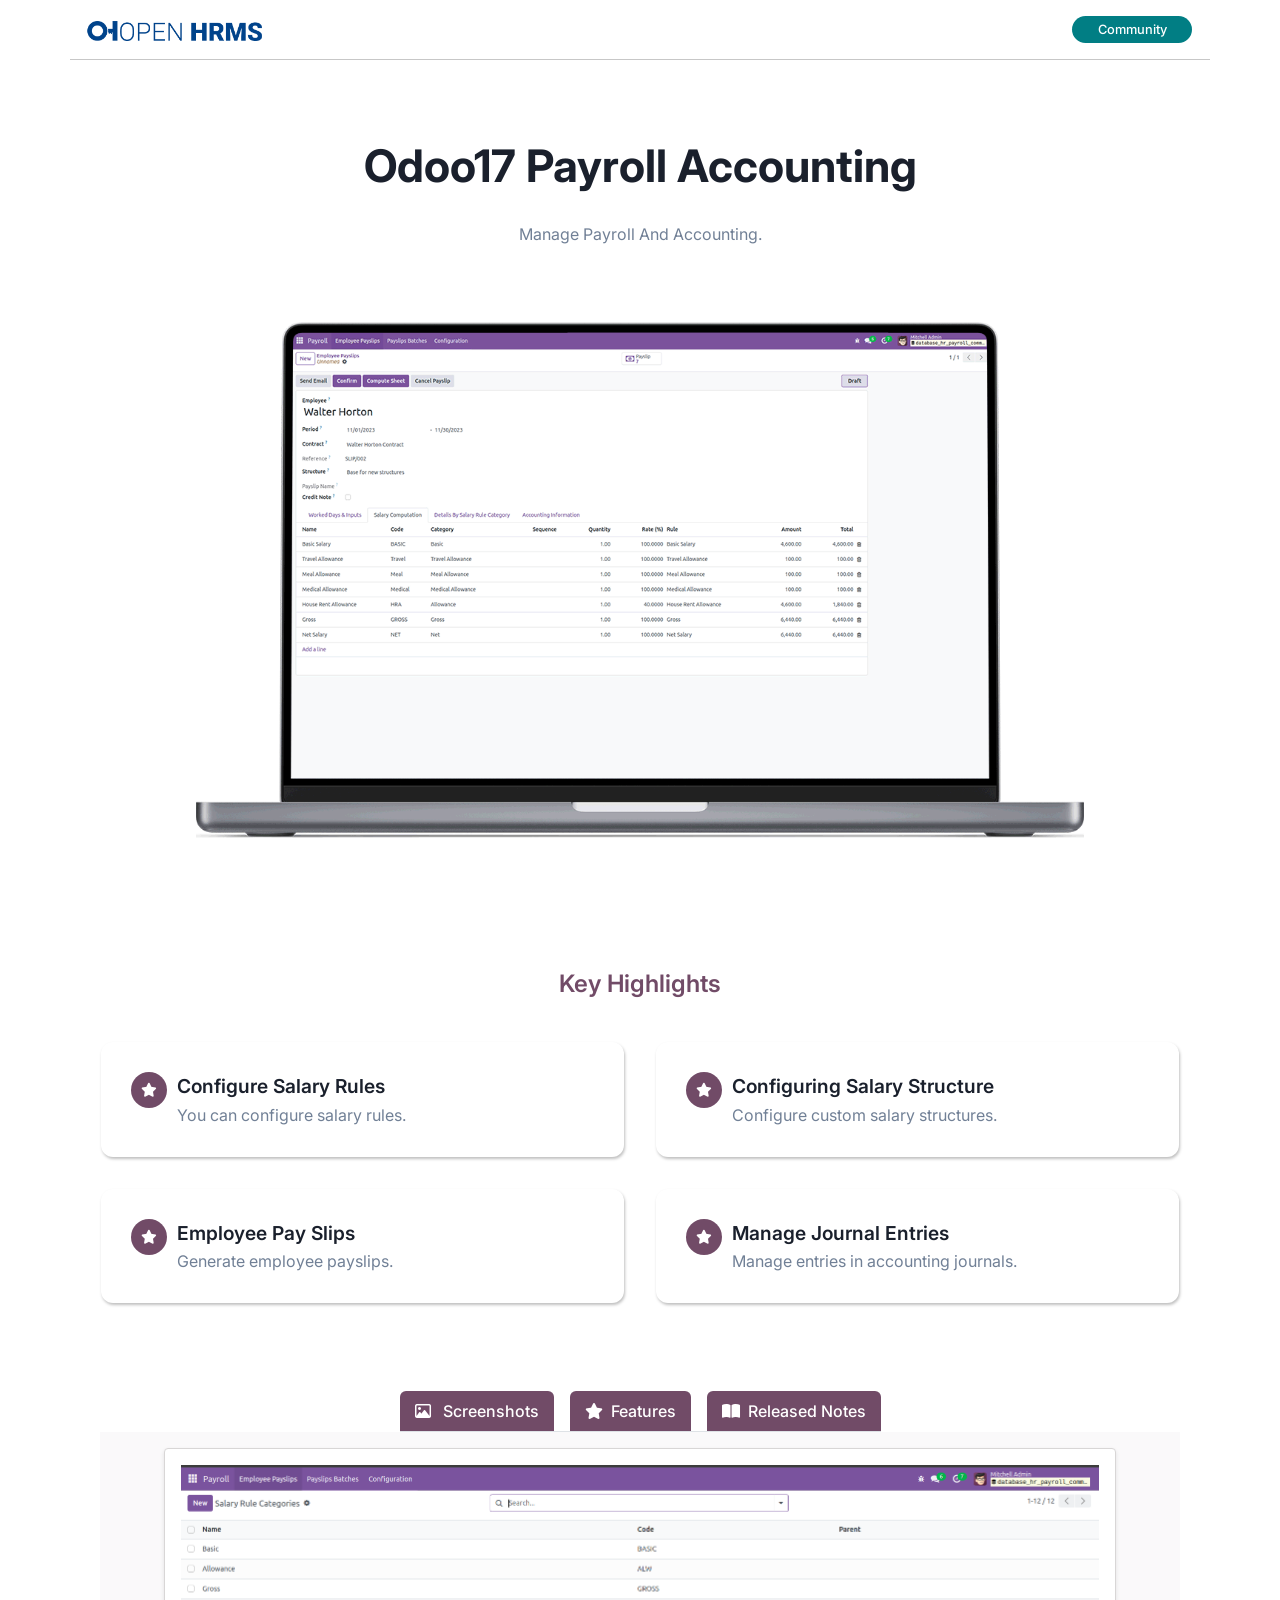
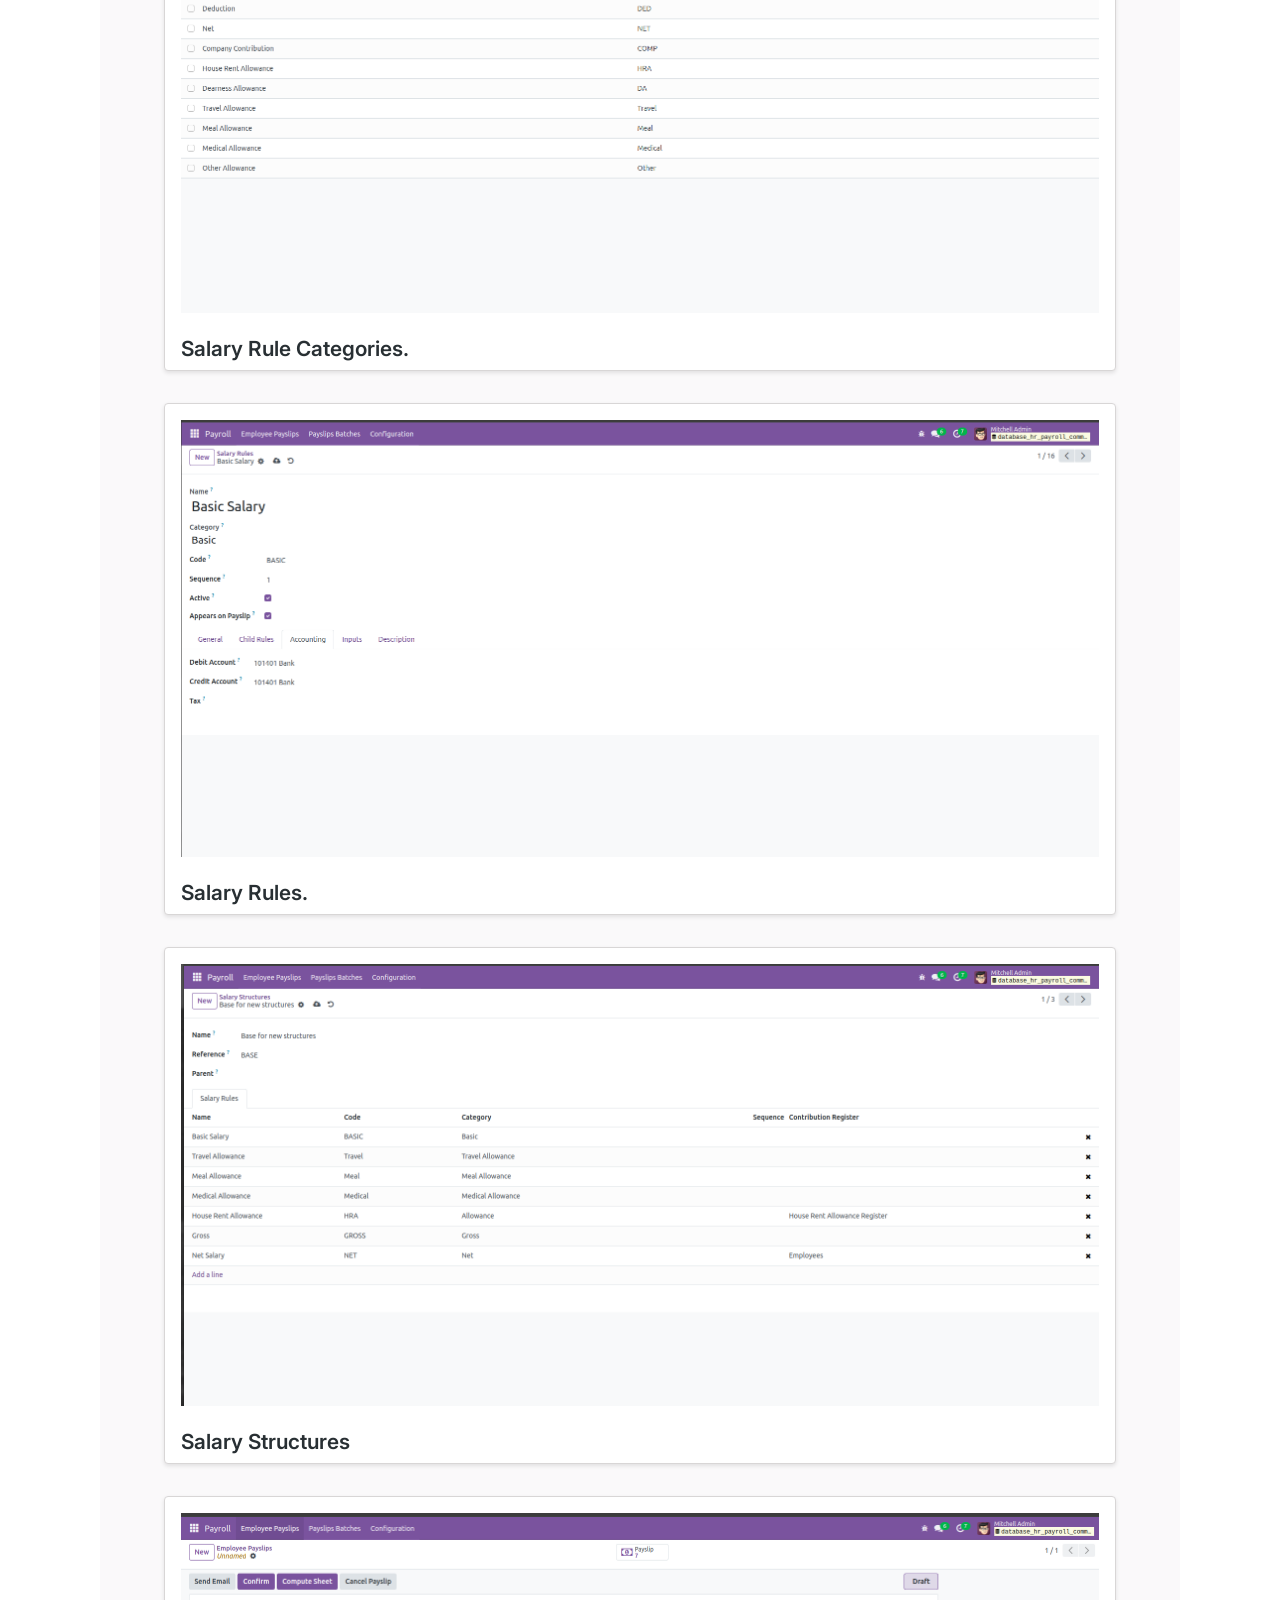
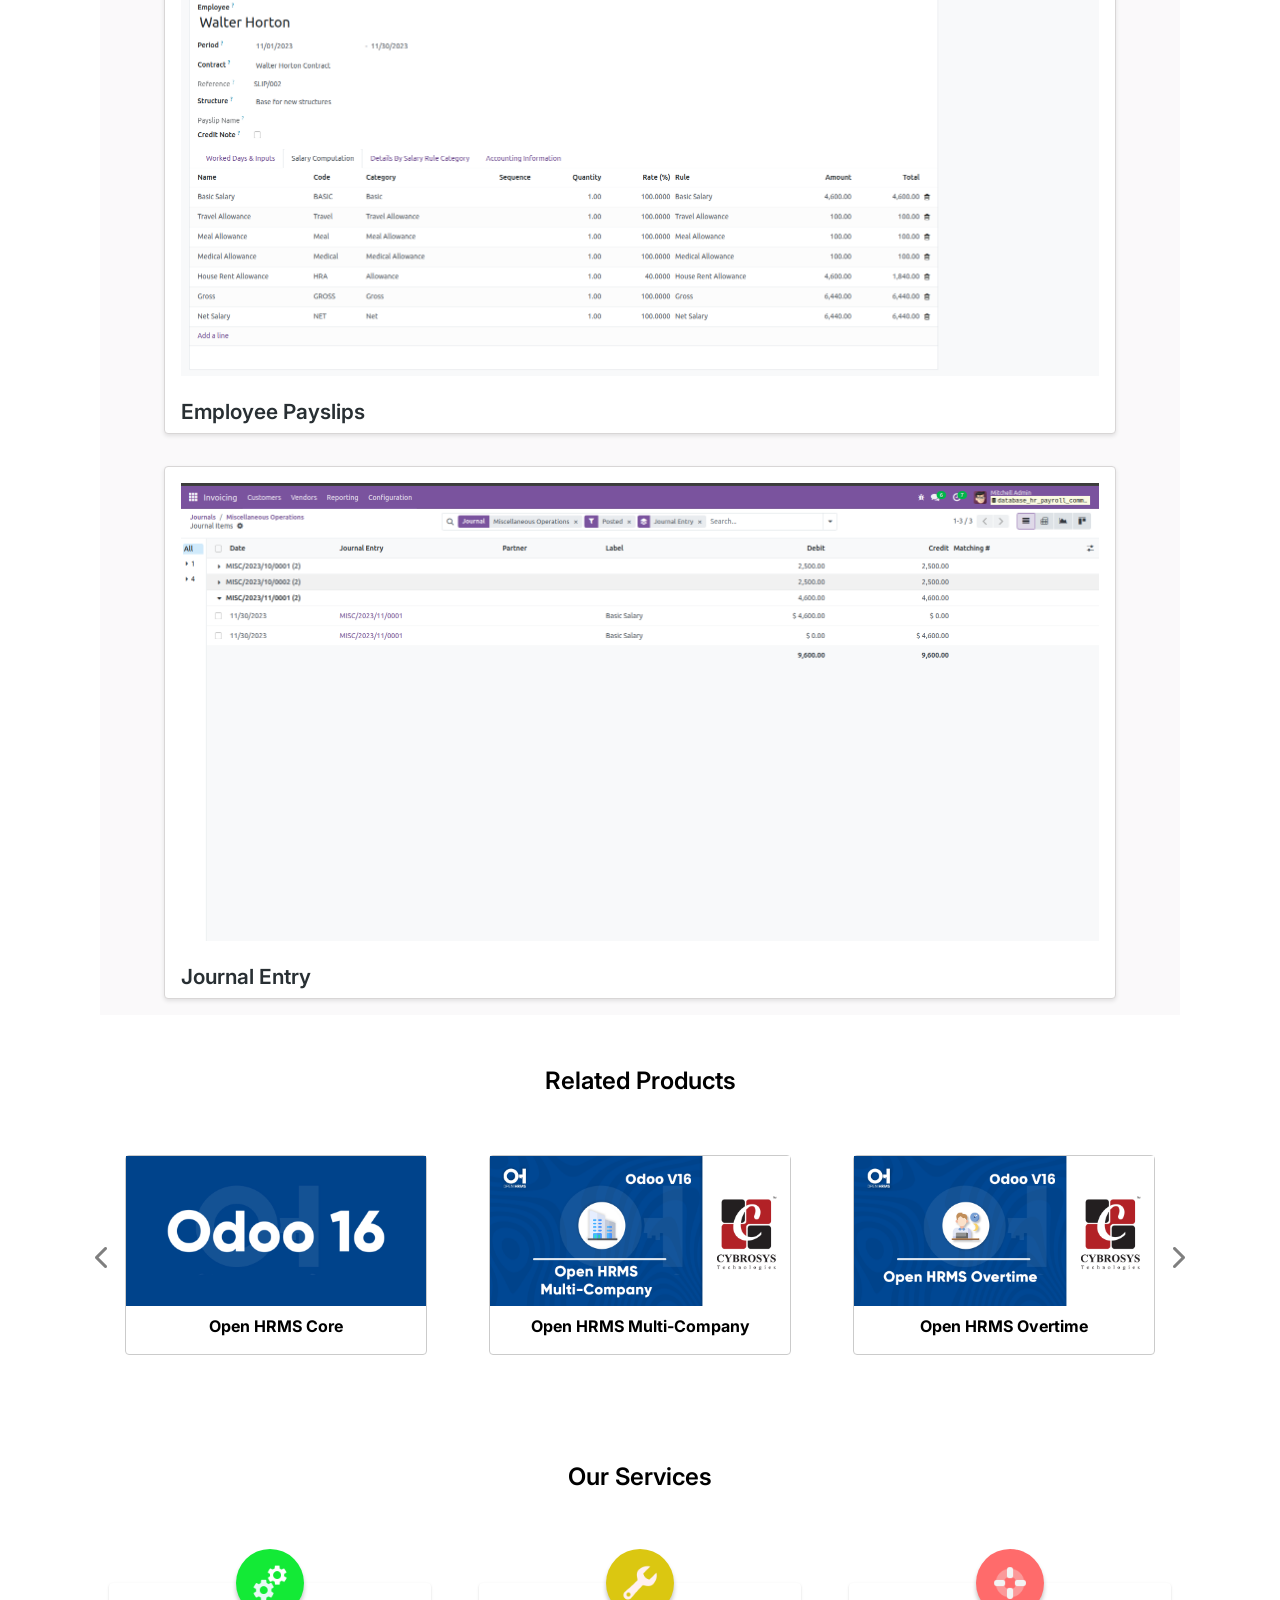
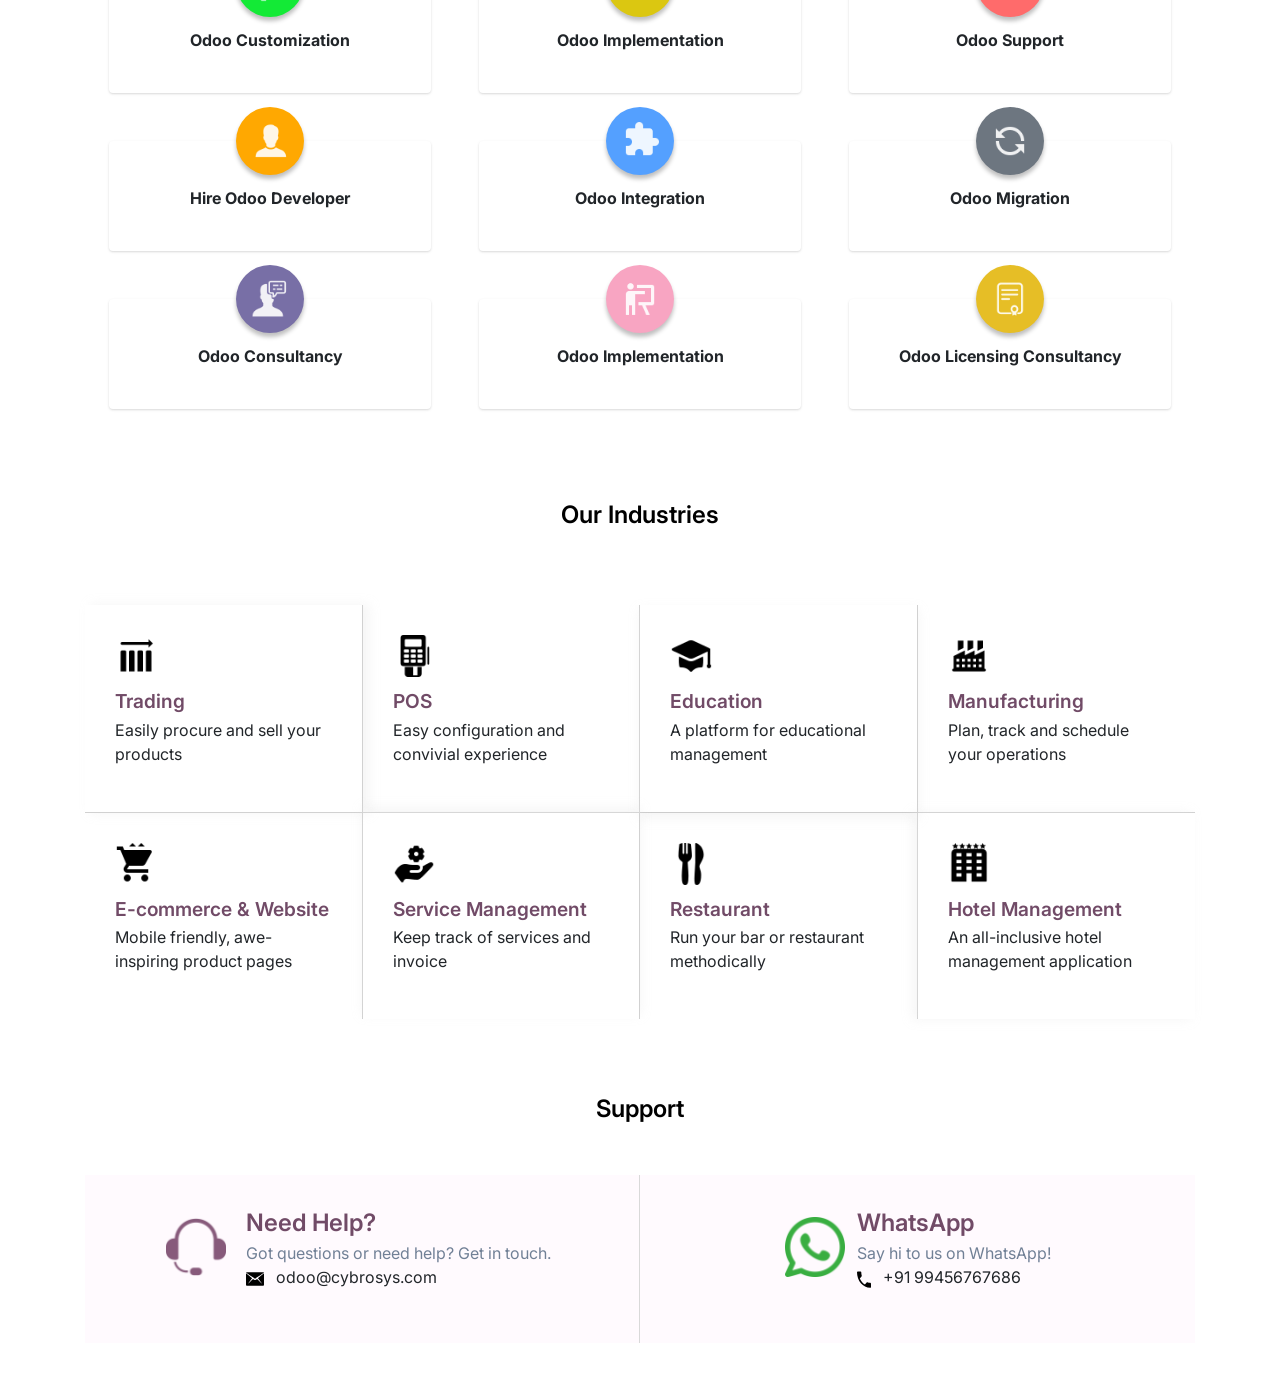
<file: addons/hr_payroll_account_community/static/description/index.html>
<!DOCTYPE html>
<html lang="en">
<head>
    <meta charset="UTF-8">
    <meta name="viewport" content="width=device-width, initial-scale=1.0">
    <title>Odoo App 3 Index</title>
    <!-- Bootstrap CSS -->
    <link rel="stylesheet"
          href="https://cdn.jsdelivr.net/npm/bootstrap@4.0.0/dist/css/bootstrap.min.css"
          integrity="sha384-Gn5384xqQ1aoWXA+058RXPxPg6fy4IWvTNh0E263XmFcJlSAwiGgFAW/dAiS6JXm"
          crossorigin="anonymous">
    <link rel="stylesheet"
          href="https://cdnjs.cloudflare.com/ajax/libs/font-awesome/6.2.1/css/all.min.css">
    <link rel="preconnect" href="https://fonts.googleapis.com">
    <link rel="preconnect" href="https://fonts.gstatic.com" crossorigin>
    <link href="https://fonts.googleapis.com/css2?family=Inter:wght@400;500;600;700;800&display=swap"
          rel="stylesheet">
</head>
<body>
<section>
    <div class="container"
         style="font-family: 'Inter', sans-serif !important;background-color: #fff !important;">
        <div class="row">
            <div class="col-sm-12 col-md-12 col-lg-12 d-flex justify-content-between flex-wrap align-items-sm-center"
                 style="border-bottom:1px solid rgba(0, 0, 0, 0.22)">
                <div class="my-3">
                    <img src="assets/images/logo-horizontal (1).png"
                         style="width:auto !important; height:20px !important">
                </div>
                <div class="my-3 d-flex align-items-center">
                    <div class="text-center"
                         style="background-color:#017E84 !important;font-size: 0.8rem !important; color:#fff !important; font-weight:500 !important; padding:4px !important; margin:0 3px !important; border-radius:50px !important; min-width: 120px !important;">
                        Community
                    </div>
                </div>
            </div>
        </div>
        <div class="row">
            <div class="col-sm-12 col-md-12 col-lg-12 text-center d-flex align-items-center flex-column"
                 style="margin: 80px 0px !important;">
                <h1 style="font-size: 2.8rem;font-weight: 700; color:
                    #1A202C;">
                    Odoo17 Payroll Accounting</h1>
                <p class="my-3 mb-4"
                   style="max-width: 80%; font-weight: 400 !important; line-height: 32px; color: #718096;">
                    Manage Payroll And Accounting.
                </p>
                <div style="width: 80%; margin-top: 3rem;">
                    <img src="assets/screenshots/hero.gif"
                         class="img-responsive" width="100%" height="auto">
                </div>
            </div>
        </div>
        <div class="container mt-5 mb-5">
            <div class="col-lg-12 d-flex flex-column justify-content-center align-items-center mt-4">
                <p class="m-0"
                   style="font-weight: 600; font-size: 24px; color:#714b67 !important">
                    Key Highlights
                </p>
            </div>
            <div class="row py-4">
                <div class="col-md-6 col-sm-12 p-3">
                    <div class="d-flex   h-100" style="padding: 30px;border-radius: 12px;
                                    background: #FFF;
                                    box-shadow: 1px 2px 3px 0px rgba(0, 0, 0, 0.25); ">
                        <div style="width: 36px; height: 36px; border-radius: 50%; background: #714B67;
                                    display: flex; justify-content: center; align-items: center;
                                    margin-right: 10px; flex-shrink: 0;">
                            <i class="fa-solid fa-star  "
                               style="color: #fff;font-size:14px;"></i>
                        </div>
                        <div>
                            <p style="color: #1A202C;font-weight: 600;
                                      font-size: 1.2rem; margin-bottom: 2px;">
                                Configure Salary Rules</p>
                            <p class="m-0" style="color:#718096">You can configure salary rules.
                            </p>
                        </div>
                    </div>
                </div>
                <div class="col-md-6 col-sm-12 p-3">
                    <div class="d-flex   h-100" style="padding: 30px;border-radius: 12px;
                                    background: #FFF;
                                    box-shadow: 1px 2px 3px 0px rgba(0, 0, 0, 0.25); ">
                        <div style="width: 36px; height: 36px; border-radius: 50%; background: #714B67;
                                    display: flex; justify-content: center; align-items: center;
                                    margin-right: 10px; flex-shrink: 0;">
                            <i class="fa-solid fa-star  "
                               style="color: #fff;font-size:14px;"></i>
                        </div>
                        <div>
                            <p style="color: #1A202C;font-weight: 600;
                                      font-size: 1.2rem; margin-bottom: 2px;">
                                Configuring Salary Structure</p>
                            <p class="m-0" style="color:#718096">Configure custom salary structures.
                            </p>
                        </div>
                    </div>
                </div>
                <div class="col-md-6 col-sm-12 p-3">
                        <div class="d-flex   h-100" style="padding: 30px;border-radius: 12px;
                                    background: #FFF;
                                    box-shadow: 1px 2px 3px 0px rgba(0, 0, 0, 0.25); ">
                            <div style="width: 36px; height: 36px; border-radius: 50%; background: #714B67;
                                    display: flex; justify-content: center; align-items: center;
                                    margin-right: 10px; flex-shrink: 0;">
                                <i class="fa-solid fa-star  " style="color: #fff;font-size:14px;"></i>
                            </div>
                            <div>
                                <p style="color: #1A202C;font-weight: 600;
                                      font-size: 1.2rem; margin-bottom: 2px;">Employee Pay Slips</p>
                                <p class="m-0" style="color:#718096">
                                    Generate employee payslips.
                                </p>
                            </div>
                        </div>
                    </div>
                <div class="col-md-6 col-sm-12 p-3">
                        <div class="d-flex   h-100" style="padding: 30px;border-radius: 12px;
                                    background: #FFF;
                                    box-shadow: 1px 2px 3px 0px rgba(0, 0, 0, 0.25); ">
                            <div style="width: 36px; height: 36px; border-radius: 50%; background: #714B67;
                                    display: flex; justify-content: center; align-items: center;
                                    margin-right: 10px; flex-shrink: 0;">
                                <i class="fa-solid fa-star  " style="color: #fff;font-size:14px;"></i>
                            </div>
                            <div>
                                <p style="color: #1A202C;font-weight: 600;
                                      font-size: 1.2rem; margin-bottom: 2px;">Manage Journal Entries</p>
                                <p class="m-0" style="color:#718096">
                                    Manage entries in accounting journals.
                                </p>
                            </div>
                        </div>
                    </div>
            </div>
        </div>
        <div class="container rounded">
            <ul class="nav nav-tabs d-flex"
                style="width: fit-content;margin: 0 auto;gap: 1rem;">
                <li class="col text-center py-2 text-nowrap "
                    style="color: #fff; background-color: #714B67;border-radius: 6px 6px 0px 0px;">
                    <a
                            class="active show" data-toggle="tab" href="#tab1"
                            style="color: #fff;font-weight: 500; background-color: #714B67; text-decoration: none;">
                        <i class="fa-regular fa-image  pr-2"
                           style="color: #fff;"></i>
                        Screenshots</a></li>
                <li class="col text-center py-2 text-nowrap "
                    style="color: #fff; background-color: #714B67;border-radius: 6px 6px 0px 0px;">
                    <a
                            data-toggle="tab" href="#tab2"
                            style="color: #fff;font-weight: 500;  text-decoration: none;"><i
                            class="fa-solid fa-star  pr-2"
                            style="color: #fff;"></i>Features</a></li>
                <li class="col text-center py-2 text-nowrap "
                    style="color: #fff; background-color: #714B67;border-radius: 6px 6px 0px 0px;">
                    <a
                            data-toggle="tab" href="#tab3"
                            style="color: #fff;font-weight: 500; text-decoration: none; background-color: #714B67;"><i
                            class="fa-solid fa-book-open  pr-2"
                            style="color: #fff;"></i>Released Notes</a></li>
            </ul>
            <div class="tab-content"
                 style="background-color: rgba(121, 113, 119, 0.04);">
                <div id="tab1" class="tab-pane fade in active show">
                    <div class="col-lg-12 py-2"
                         style="padding: 1rem 4rem !important;">
                        <div
                                style="border: 1px solid #d8d6d6; border-radius: 4px; background: #fff; box-shadow: 0 2px 4px rgba(0, 0, 0, 0.1);">
                            <div class="row justify-content-center p-3 w-100 m-0">
                                <img src="assets/screenshots/1.png"
                                     class="img-responsive" width="100%"
                                     height="auto">
                            </div>
                            <div class="px-3">
                                <h4 class="mt-2"
                                    style=" font-weight:600 !important; color:#282F33 !important; font-size:1.3rem !important">
                                    Salary Rule Categories.</h4>
                            </div>
                        </div>
                    </div>
                    <div class="col-lg-12 py-2"
                         style="padding: 1rem 4rem !important;">
                        <div
                                style="border: 1px solid #d8d6d6; border-radius: 4px;  background: #fff; box-shadow: 0 2px 4px rgba(0, 0, 0, 0.1);">
                            <div class="row justify-content-center p-3 w-100 m-0">
                                <img src="assets/screenshots/2.png"
                                     class="img-responsive" width="100%"
                                     height="auto">
                            </div>
                            <div class="px-3">
                                <h4 class="mt-2"
                                    style=" font-weight:600 !important; color:#282F33 !important; font-size:1.3rem !important">
                                    Salary Rules.</h4>
                            </div>
                        </div>
                    </div>
                    <div class="col-lg-12 py-2"
                         style="padding: 1rem 4rem !important;">
                        <div
                                style="border: 1px solid #d8d6d6; border-radius: 4px;  background: #fff; box-shadow: 0 2px 4px rgba(0, 0, 0, 0.1);">
                            <div class="row justify-content-center p-3 w-100 m-0">
                                <img src="assets/screenshots/3.png"
                                     class="img-responsive" width="100%"
                                     height="auto">
                            </div>
                            <div class="px-3">
                                <h4 class="mt-2"
                                    style=" font-weight:600 !important; color:#282F33 !important; font-size:1.3rem !important">
                                    Salary Structures</h4>
                            </div>
                        </div>
                    </div>
                    <div class="col-lg-12 py-2"
                         style="padding: 1rem 4rem !important;">
                        <div
                                style="border: 1px solid #d8d6d6; border-radius: 4px;  background: #fff; box-shadow: 0 2px 4px rgba(0, 0, 0, 0.1);">
                            <div class="row justify-content-center p-3 w-100 m-0">
                                <img src="assets/screenshots/4.png"
                                     class="img-responsive" width="100%"
                                     height="auto">
                            </div>
                            <div class="px-3">
                                <h4 class="mt-2"
                                    style=" font-weight:600 !important; color:#282F33 !important; font-size:1.3rem !important">
                                   Employee Payslips</h4>
                            </div>
                        </div>
                    </div>
                    <div class="col-lg-12 py-2"
                         style="padding: 1rem 4rem !important;">
                        <div
                                style="border: 1px solid #d8d6d6; border-radius: 4px;  background: #fff; box-shadow: 0 2px 4px rgba(0, 0, 0, 0.1);">
                            <div class="row justify-content-center p-3 w-100 m-0">
                                <img src="assets/screenshots/5.png"
                                     class="img-responsive" width="100%"
                                     height="auto">
                            </div>
                            <div class="px-3">
                                <h4 class="mt-2"
                                    style=" font-weight:600 !important; color:#282F33 !important; font-size:1.3rem !important">
                                    Journal Entry</h4>
                            </div>
                        </div>
                    </div>
                </div>
                <div id="tab2" class="tab-pane fade">
                    <div class="col-mg-12" style="padding: 1rem 4rem;">
                        <ul style="list-style: none; padding: 1rem 0;font-weight: 500;">
                            <li class="py-3"
                                style="font-weight: 500;background-color: #fff; border-radius: 4px; padding: 1rem; margin-bottom: 1rem; box-shadow: 0 2px 4px rgba(0, 0, 0, 0.1);">
                                    <span style="margin-right: 12px;"><img
                                            src="assets/misc/star (1) 2.svg"
                                            alt=""
                                            width="16px"></span>You can configure salary rules.
                            </li>
                            <li class="py-3"
                                style="font-weight: 500;background-color: #fff; border-radius: 4px; padding: 1rem; margin-bottom: 1rem; box-shadow: 0 2px 4px rgba(0, 0, 0, 0.1);">
                                    <span style="margin-right: 12px;"><img
                                            src="assets/misc/star (1) 2.svg"
                                            alt=""
                                            width="16px"></span>Generate employee payslips.
                            </li>
                            <li class="py-3"
                                style="font-weight: 500;background-color: #fff; border-radius: 4px; padding: 1rem; margin-bottom: 1rem; box-shadow: 0 2px 4px rgba(0, 0, 0, 0.1);">
                                    <span style="margin-right: 12px;"><img
                                            src="assets/misc/star (1) 2.svg"
                                            alt=""
                                            width="16px"></span>Configure custom salary structures.
                            </li>
                            <li class="py-3"
                                    style="font-weight: 500;background-color: #fff; border-radius: 4px; padding: 1rem; margin-bottom: 1rem; box-shadow: 0 2px 4px rgba(0, 0, 0, 0.1);">
                                    <span style="margin-right: 12px;"><img src="assets/misc/star (1) 2.svg" alt=""
                                            width="16px"></span>Manage entries in accounting journals.
                                </li>
                        </ul>
                    </div>
                </div>
                <div id="tab3" class="tab-pane fade">
                    <div class="col-mg-12 active" style="padding: 1rem 4rem;">
                            <div class="py-3"
                                style="font-weight: 500;background-color: #fff; border-radius: 4px; padding: 1rem; box-shadow: 0 2px 4px rgba(0, 0, 0, 0.1);">
                                <div class="d-flex mb-3" style="font-size: 0.8rem; font-weight: 500;"><span>Version
                                        17.0.1.0.0</span><span class="px-2">|</span><span
                                        style="color: #714B67;font-weight: 600;">Released on:25th Nov 2023</span>
                                </div>
                                <p class="m-0"
                                    style=" color:#718096!important; font-size:1rem !important;line-height: 28px;">
                                    Initial Commit for Payroll Acounting.</p>
                            </div>
                        </div>
                </div>
            </div>
        </div>
        <div class="container mt-5">
            <div class="col-lg-12 d-flex flex-column justify-content-center align-items-center mt-5">
                <p class="m-0"
                   style="font-weight: 600; font-size: 24px; color:#000 !important">
                    Related Products</p>
            </div>
        </div>
        <div id="myCarousel" class="carousel slide py-3" data-ride="carousel">

            <div class="carousel-inner">
                <div class="carousel-item active">
                    <div class="row p-4">
                        <div class="col">
                            <div class="p-3">
                                <a href="https://apps.odoo.com/apps/modules/16.0/ohrms_core/"
                                   style="color: #000; text-decoration: none;">
                                    <div style="border:1px solid #CBCBCB !important;border-radius: 4px;">
                                        <div style="width: 300px; ">
                                            <img src="assets/modules/core.gif"
                                                 alt="" width="100%"
                                                 height="auto">
                                        </div>
                                        <p class="text-center pt-2 text-black font-weight-bold">
                                            Open HRMS Core</p>
                                    </div>
                                </a>
                            </div>
                        </div>
                        <div class="col">
                            <div class="p-3">
                                <a href="https://apps.odoo.com/apps/modules/16.0/hr_multi_company/"
                                   style="color: #000; text-decoration: none;">
                                    <div style="border:1px solid #CBCBCB !important;border-radius: 4px;">
                                        <div style="width: 300px; ">
                                            <img src="assets/modules/multi_company.png"
                                                 alt="" width="100%"
                                                 height="auto">
                                        </div>
                                        <p class="text-center pt-2 text-black font-weight-bold">
                                            Open HRMS Multi-Company</p>
                                    </div>
                                </a>
                            </div>
                        </div>
                        <div class="col">
                            <div class="p-3">
                                <a href="https://apps.odoo.com/apps/modules/16.0/ohrms_overtime/"
                                   style="color: #000; text-decoration: none;">
                                    <div style="border:1px solid #CBCBCB !important;border-radius: 4px;">
                                        <div style="width: 300px; ">
                                            <img src="assets/modules/overtime.png"
                                                 alt="" width="100%"
                                                 height="auto">
                                        </div>
                                        <p class="text-center pt-2 text-black font-weight-bold">
                                            Open HRMS Overtime</p>
                                    </div>
                                </a>
                            </div>
                        </div>
                    </div>
                </div>
                <div class="carousel-item">
                    <div class="row p-4">
                        <div class="col">
                            <div class="p-3">
                                <a href="https://apps.odoo.com/apps/modules/16.0/oh_appraisal/"
                                   style="color: #000; text-decoration: none;">
                                    <div style="border:1px solid #CBCBCB !important;border-radius: 4px;">
                                        <div style="width: 300px; ">
                                            <img src="assets/modules/appraisal.png"
                                                 alt="" width="100%"
                                                 height="auto">
                                        </div>
                                        <p class="text-center pt-2 text-black font-weight-bold">
                                            Open HRMS Employee Appraisal</p>
                                    </div>
                                </a>
                            </div>
                        </div>
                        <div class="col">
                            <div class="p-3">
                                <a href="https://apps.odoo.com/apps/modules/16.0/hr_employee_updation/"
                                   style="color: #000; text-decoration: none;">
                                    <div style="border:1px solid #CBCBCB !important;border-radius: 4px;">
                                        <div style="width: 300px;">
                                            <img src="assets/modules/employee_updation.png"
                                                 alt="" width="100%"
                                                 height="auto">
                                        </div>
                                        <p class="text-center pt-2 text-black font-weight-bold">
                                            Open HRMS Employee Info</p>
                                    </div>
                                </a>
                            </div>
                        </div>
                        <div class="col">
                            <div class="p-3">
                                <a href="https://apps.odoo.com/apps/modules/16.0/ohrms_salary_advance/"
                                   style="color: #000; text-decoration: none;">
                                    <div style="border:1px solid #CBCBCB !important;border-radius: 4px;">
                                        <div style="width: 300px;">
                                            <img src="assets/modules/advance_salary.png"
                                                 alt="" width="100%"
                                                 height="auto">
                                        </div>
                                        <p class="text-center pt-2 text-black font-weight-bold">
                                            Open HRMS Advance Salary</p>
                                    </div>
                                </a>
                            </div>
                        </div>
                    </div>
                </div>
            </div>

            <a class="carousel-control-prev" href="#myCarousel"
               data-slide="prev" style="width: 35px; color: #000;">
                    <span class="carousel-control-prev-icon">
                        <i class="fa fa-chevron-left"
                           style="font-size: 24px;"></i>
                    </span>
            </a>
            <a class="carousel-control-next" href="#myCarousel"
               data-slide="next" style="width: 35px; color: #000;">
                    <span class="carousel-control-next-icon">
                        <i class="fa fa-chevron-right"
                           style="font-size: 24px;"></i>
                    </span>
            </a>
        </div>
        <div class="container mt-5">
            <div class="col-lg-12 d-flex flex-column justify-content-center align-items-center mt-4">
                <p class="m-0"
                   style="font-weight: 600; font-size: 24px; color:#000 !important">
                    Our Services</p>

            </div>
        </div>
        <div class="container my-5">
            <div class="row py-3">
                <div class="col-md-4 col-sm-6 px-4 py-4">
                    <div
                            style="background-color: #fff; padding: 25px; text-align: center;  box-shadow: rgba(0, 0, 0, 0.1) 0px 1px 3px 0px, rgba(0, 0, 0, 0.06) 0px 1px 2px 0px; position: relative;border-radius: 4px;">
                        <div style="position: absolute; top: 0%; left: 50%; transform: translate(-50%, -50%);">
                            <div style="background-color:#13EA36 ; border-radius: 50%; padding: 15px;    width: 68px;
                                    height: 68px; display: inline-block; box-shadow:0px 4px 4px rgba(0, 0, 0, 0.25);">
                                <img src="assets/icons/cogs.png"
                                     alt="service-icon" width="38px"
                                     height="auto">
                            </div>
                        </div>
                        <p style="margin-top: 20px; font-weight: bold;">Odoo
                            Customization</p>
                    </div>
                </div>
                <div class="col-md-4 col-sm-6 px-4 py-4">
                    <div
                            style="background-color: #fff; padding: 25px; text-align: center; box-shadow: rgba(0, 0, 0, 0.1) 0px 1px 3px 0px, rgba(0, 0, 0, 0.06) 0px 1px 2px 0px; position: relative;border-radius: 4px;">
                        <div style="position: absolute; top: 0%; left: 50%; transform: translate(-50%, -50%);">
                            <div style="background-color:#DBC711; border-radius: 50%; padding: 15px;    width: 68px;
                                    height: 68px; display: inline-block; box-shadow:0px 4px 4px rgba(0, 0, 0, 0.25);">
                                <img src="assets/icons/wrench.png"
                                     alt="service-icon" width="38px"
                                     height="auto">
                            </div>
                        </div>
                        <p style="margin-top: 20px; font-weight: bold;">Odoo
                            Implementation</p>
                    </div>
                </div>
                <div class="col-md-4 col-sm-6 px-4 py-4">
                    <div
                            style="background-color: #fff; padding: 25px; text-align: center;  box-shadow: rgba(0, 0, 0, 0.1) 0px 1px 3px 0px, rgba(0, 0, 0, 0.06) 0px 1px 2px 0px; position: relative; border-radius: 4px;">
                        <div style="position: absolute; top: 0%; left: 50%; transform: translate(-50%, -50%);">
                            <div style="background-color:#FF6B6B ; border-radius: 50%; padding: 15px;    width: 68px;
                                    height: 68px; display: inline-block; box-shadow:0px 4px 4px rgba(0, 0, 0, 0.25);">
                                <img src="assets/icons/lifebuoy.png"
                                     alt="service-icon" width="38px"
                                     height="auto">
                            </div>
                        </div>
                        <p style="margin-top: 20px; font-weight: bold;">Odoo
                            Support</p>
                    </div>
                </div>
                <div class="col-md-4 col-sm-6 px-4 py-4">
                    <div
                            style="background-color: #fff; padding: 25px; text-align: center; box-shadow: rgba(0, 0, 0, 0.1) 0px 1px 3px 0px, rgba(0, 0, 0, 0.06) 0px 1px 2px 0px; position: relative; border-radius: 4px;">
                        <div style="position: absolute; top: 0%; left: 50%; transform: translate(-50%, -50%);">
                            <div style="background-color:#FFA801 ; border-radius: 50%; padding: 15px;    width: 68px;
                                    height: 68px; display: inline-block; box-shadow:0px 4px 4px rgba(0, 0, 0, 0.25);">
                                <img src="assets/icons/user.png"
                                     alt="service-icon" width="38px"
                                     height="auto">
                            </div>
                        </div>
                        <p style="margin-top: 20px; font-weight: bold;">Hire
                            Odoo Developer</p>
                    </div>
                </div>
                <div class="col-md-4 col-sm-6 px-4 py-4">
                    <div
                            style="background-color: #fff; padding: 25px; text-align: center;  box-shadow: rgba(0, 0, 0, 0.1) 0px 1px 3px 0px, rgba(0, 0, 0, 0.06) 0px 1px 2px 0px; position: relative; border-radius: 4px;">

                        <div style="position: absolute; top: 0%; left: 50%; transform: translate(-50%, -50%);">
                            <div style="background-color:#54A0FF; border-radius: 50%; padding: 15px;    width: 68px;
                                    height: 68px; display: inline-block; box-shadow:0px 4px 4px rgba(0, 0, 0, 0.25);">
                                <img src="assets/icons/puzzle.png"
                                     alt="service-icon" width="38px"
                                     height="auto">
                            </div>
                        </div>
                        <p style="margin-top: 20px; font-weight: bold;">Odoo
                            Integration</p>
                    </div>
                </div>
                <div class="col-md-4 col-sm-6 px-4 py-4">
                    <div
                            style="background-color: #fff; padding: 25px; text-align: center;  box-shadow: rgba(0, 0, 0, 0.1) 0px 1px 3px 0px, rgba(0, 0, 0, 0.06) 0px 1px 2px 0px; position: relative;border-radius: 4px;">
                        <div style="position: absolute; top: 0%; left: 50%; transform: translate(-50%, -50%);">
                            <div style="background-color:#6D7680 ; border-radius: 50%; padding: 15px;    width: 68px;
                                    height: 68px; display: inline-block; box-shadow:0px 4px 4px rgba(0, 0, 0, 0.25);">
                                <img src="assets/icons/update.png"
                                     alt="service-icon" width="38px"
                                     height="auto">
                            </div>
                        </div>
                        <p style="margin-top: 20px; font-weight: bold;">Odoo
                            Migration</p>
                    </div>
                </div>
                <div class="col-md-4 col-sm-6 px-4 py-4">
                    <div
                            style="background-color: #fff; padding: 25px; text-align: center;  box-shadow: rgba(0, 0, 0, 0.1) 0px 1px 3px 0px, rgba(0, 0, 0, 0.06) 0px 1px 2px 0px; position: relative;border-radius: 4px;">
                        <div style="position: absolute; top: 0%; left: 50%; transform: translate(-50%, -50%);">
                            <div style="background-color:#786FA6 ; border-radius: 50%; padding: 15px;    width: 68px;
                                    height: 68px; display: inline-block; box-shadow:0px 4px 4px rgba(0, 0, 0, 0.25);">
                                <img src="assets/icons/consultation.png"
                                     alt="service-icon" width="38px"
                                     height="auto">
                            </div>
                        </div>
                        <p style="margin-top: 20px; font-weight: bold;">Odoo
                            Consultancy</p>
                    </div>
                </div>
                <div class="col-md-4 col-sm-6 px-4 py-4">
                    <div
                            style="background-color: #fff; padding: 25px; text-align: center; box-shadow: rgba(0, 0, 0, 0.1) 0px 1px 3px 0px, rgba(0, 0, 0, 0.06) 0px 1px 2px 0px;position: relative;border-radius: 4px;">
                        <div style="position: absolute; top: 0%; left: 50%; transform: translate(-50%, -50%);">
                            <div style="background-color:#F8A5C2 ; border-radius: 50%; padding: 15px;    width: 68px;
                                    height: 68px; display: inline-block; box-shadow:0px 4px 4px rgba(0, 0, 0, 0.25);">
                                <img src="assets/icons/training.png"
                                     alt="service-icon" width="38px"
                                     height="auto">
                            </div>
                        </div>
                        <p style="margin-top: 20px; font-weight: bold;">Odoo
                            Implementation</p>
                    </div>
                </div>
                <div class="col-md-4 col-sm-6 px-4 py-4">
                    <div
                            style="background-color: #fff; padding: 25px; text-align: center;  box-shadow: rgba(0, 0, 0, 0.1) 0px 1px 3px 0px, rgba(0, 0, 0, 0.06) 0px 1px 2px 0px; position: relative;border-radius: 4px;">
                        <div style="position: absolute; top: 0%; left: 50%; transform: translate(-50%, -50%);">
                            <div style="background-color:#E6BE26; border-radius: 50%; padding: 15px;    width: 68px;
                                    height: 68px; display: inline-block; box-shadow:0px 4px 4px rgba(0, 0, 0, 0.25);">
                                <img src="assets/icons/license.png"
                                     alt="service-icon" width="38px"
                                     height="auto">
                            </div>
                        </div>
                        <p style="margin-top: 20px; font-weight: bold;">Odoo
                            Licensing Consultancy</p>
                    </div>
                </div>
            </div>
        </div>
        <div class="container mt-5">
            <div class="col-lg-12 d-flex flex-column justify-content-center align-items-center mt-4">
                <p class="m-0"
                   style="font-weight: 600; font-size: 24px; color:#000 !important">
                    Our Industries</p>

            </div>
        </div>
        <div class="container">
            <div class="row my-5 py-4">
                <div class="col-md-3 col-sm-6 p-0">
                    <div class="d-flex flex-column h-100 "
                         style="border-right: 1px solid rgb(209, 209, 209); border-bottom: 1px solid  rgb(209, 209, 209); padding: 30px; box-shadow: 6px 0 10px rgba(228, 227, 227, 0.373);">
                        <img src="assets/icons/trading-black.png" width="42px"
                             height="auto" alt="">
                        <p style="color: #714B67;font-weight: 600; margin-top: 10px;
                           font-size: 1.2rem; margin-bottom: 2px;">Trading</p>
                        <p>Easily procure and sell your products</p>
                    </div>
                </div>
                <div class="col-md-3 col-sm-6  p-0">
                    <div class="d-flex flex-column h-100"
                         style="border-right: 1px solid rgb(209, 209, 209);border-bottom: 1px solid  rgb(209, 209, 209); padding: 30px;">
                        <img src="assets/icons/pos-black.png" width="42px"
                             height="auto" alt="">
                        <p style="color: #714B67;font-weight: 600; margin-top: 10px;
                            font-size: 1.2rem; margin-bottom: 2px;">POS</p>
                        <p>Easy configuration and convivial experience</p>
                    </div>
                </div>
                <div class="col-md-3 col-sm-6  p-0">
                    <div class="d-flex flex-column h-100"
                         style="border-right: 1px solid  rgb(209, 209, 209);border-bottom: 1px solid   rgba(0, 0, 0, 0.2); padding: 30px; box-shadow: 0 5px 10px  rgba(228, 227, 227, 0.373)">
                        <img src="assets/icons/education-black.png"
                             width="42px" height="auto" alt="">
                        <p style="color: #714B67;font-weight: 600; margin-top: 10px;
                            font-size: 1.2rem; margin-bottom: 2px;">
                            Education</p>
                        <p>A platform for educational management</p>
                    </div>
                </div>
                <div class="col-md-3 col-sm-6  p-0">
                    <div class="d-flex flex-column h-100"
                         style="border-bottom: 1px solid  rgb(209, 209, 209); padding: 30px; ">
                        <img src="assets/icons/manufacturing-black.png"
                             width="42px" height="auto" alt="">
                        <p style="color: #714B67;font-weight: 600; margin-top: 10px;
                            font-size: 1.2rem; margin-bottom: 2px;">
                            Manufacturing</p>
                        <p>Plan, track and schedule your operations</p>
                    </div>
                </div>
                <div class="col-md-3 col-sm-6 p-0">
                    <div class="d-flex flex-column h-100"
                         style="border-right: 1px solid  rgb(209, 209, 209); padding: 30px;">
                        <img src="assets/icons/ecom-black.png" width="42px"
                             height="auto" alt="">
                        <p style="color: #714B67;font-weight: 600; margin-top: 10px;
                            font-size: 1.2rem; margin-bottom: 2px;">E-commerce
                            & Website</p>
                        <p>Mobile friendly, awe-inspiring product pages</p>
                    </div>
                </div>
                <div class="col-md-3 col-sm-6   p-0">
                    <div class="d-flex flex-column h-100"
                         style="border-right: 1px solid  rgb(209, 209, 209); padding: 30px;box-shadow: 0 -5px 10px  rgba(228, 227, 227, 0.373);">
                        <img src="assets/icons/service-black.png" width="42px"
                             height="auto" alt="">
                        <p style="color: #714B67;font-weight: 600; margin-top: 10px;
                            font-size: 1.2rem; margin-bottom: 2px;">Service
                            Management</p>
                        <p>Keep track of services and invoice</p>
                    </div>
                </div>
                <div class="col-md-3 col-sm-6    p-0">
                    <div class="d-flex flex-column h-100"
                         style="border-right: 1px solid  rgb(209, 209, 209); padding: 30px; ">
                        <img src="assets/icons/restaurant-black.png"
                             width="42px" height="auto" alt="">
                        <p style="color: #714B67;font-weight: 600; margin-top: 10px;
                            font-size: 1.2rem; margin-bottom: 2px;">
                            Restaurant</p>
                        <p>Run your bar or restaurant methodically</p>
                    </div>
                </div>
                <div class="col-md-3 col-sm-6   p-0">
                    <div class="d-flex flex-column h-100"
                         style=" padding: 30px;box-shadow: -5px 0 10px  rgba(228, 227, 227, 0.373);">
                        <img src="assets/icons/hotel-black.png" width="42px"
                             height="auto" alt="">
                        <p style="color: #714B67;font-weight: 600; margin-top: 10px;
                            font-size: 1.2rem; margin-bottom: 2px;">Hotel
                            Management</p>
                        <p>An all-inclusive hotel management application</p>
                    </div>
                </div>
            </div>
        </div>
        <div class="container mt-5">
            <div class="col-lg-12 d-flex flex-column justify-content-center align-items-center mt-5">
                <p class="m-0"
                   style="font-weight: 600; font-size: 24px; color:#000 !important">
                    Support</p>
            </div>
        </div>
        <div class="container my-5">
            <div class="row" style="background-color: #FFFAFE;">
                <div class="col-md-6 pb-4  d-flex align-items-center justify-content-center"
                     style="border-right: 1px solid #D9D9D9;">
                    <div style="padding: 30px;">
                        <div class="d-flex align-items-center">
                            <img src="assets/misc/support (1) 1.svg" alt=""
                                 width="60px" style="margin-right: 12px;">
                            <div style="padding: 0px 8px;">
                                    <span
                                            style="color: #714B67;font-size: 24px;font-weight: 600;padding-bottom: 1rem;">Need
                                        Help?</span>
                                <p class="m-0" style="color:#718096;">Got
                                    questions or need help? Get in touch.</p>
                                <div style="font-weight: 400;"><span><img
                                        src="assets/misc/support-email.svg"
                                        alt=""
                                        width="18px"
                                        style="filter: invert(1);margin-right: 0.8rem;"></span>odoo@cybrosys.com
                                </div>
                            </div>
                        </div>
                    </div>
                </div>
                <div class="col-md-6 pb-4 d-flex align-items-center justify-content-center">
                    <div style="padding: 30px;">
                        <div class="d-flex align-items-center">
                            <img src="assets/misc/whatsapp 1.svg" alt=""
                                 width="60px" style="margin-right: 12px;">
                            <div>
                                <span style="color: #714B67;font-size: 24px;font-weight: 600;">WhatsApp</span>
                                <p class="m-0" style="color:#718096;">Say hi to
                                    us on WhatsApp!</p>
                                <div style="font-weight: 400; font-size: 16px;"><span><img
                                        src="assets/misc/phone.svg"
                                        alt="" width="14px"
                                        style="filter: invert(1); margin-right: 0.8rem;"></span>+91
                                    99456767686
                                </div>
                            </div>
                        </div>
                    </div>
                </div>
            </div>
        </div>
    </div>
</section>
<!-- Optional JavaScript -->
<!-- jQuery first, then Popper.js, then Bootstrap JS -->
<script src="https://ajax.googleapis.com/ajax/libs/jquery/3.5.1/jquery.min.js"></script>
<script src="https://maxcdn.bootstrapcdn.com/bootstrap/4.5.2/js/bootstrap.min.js"></script>
</body>
</html>
</file>
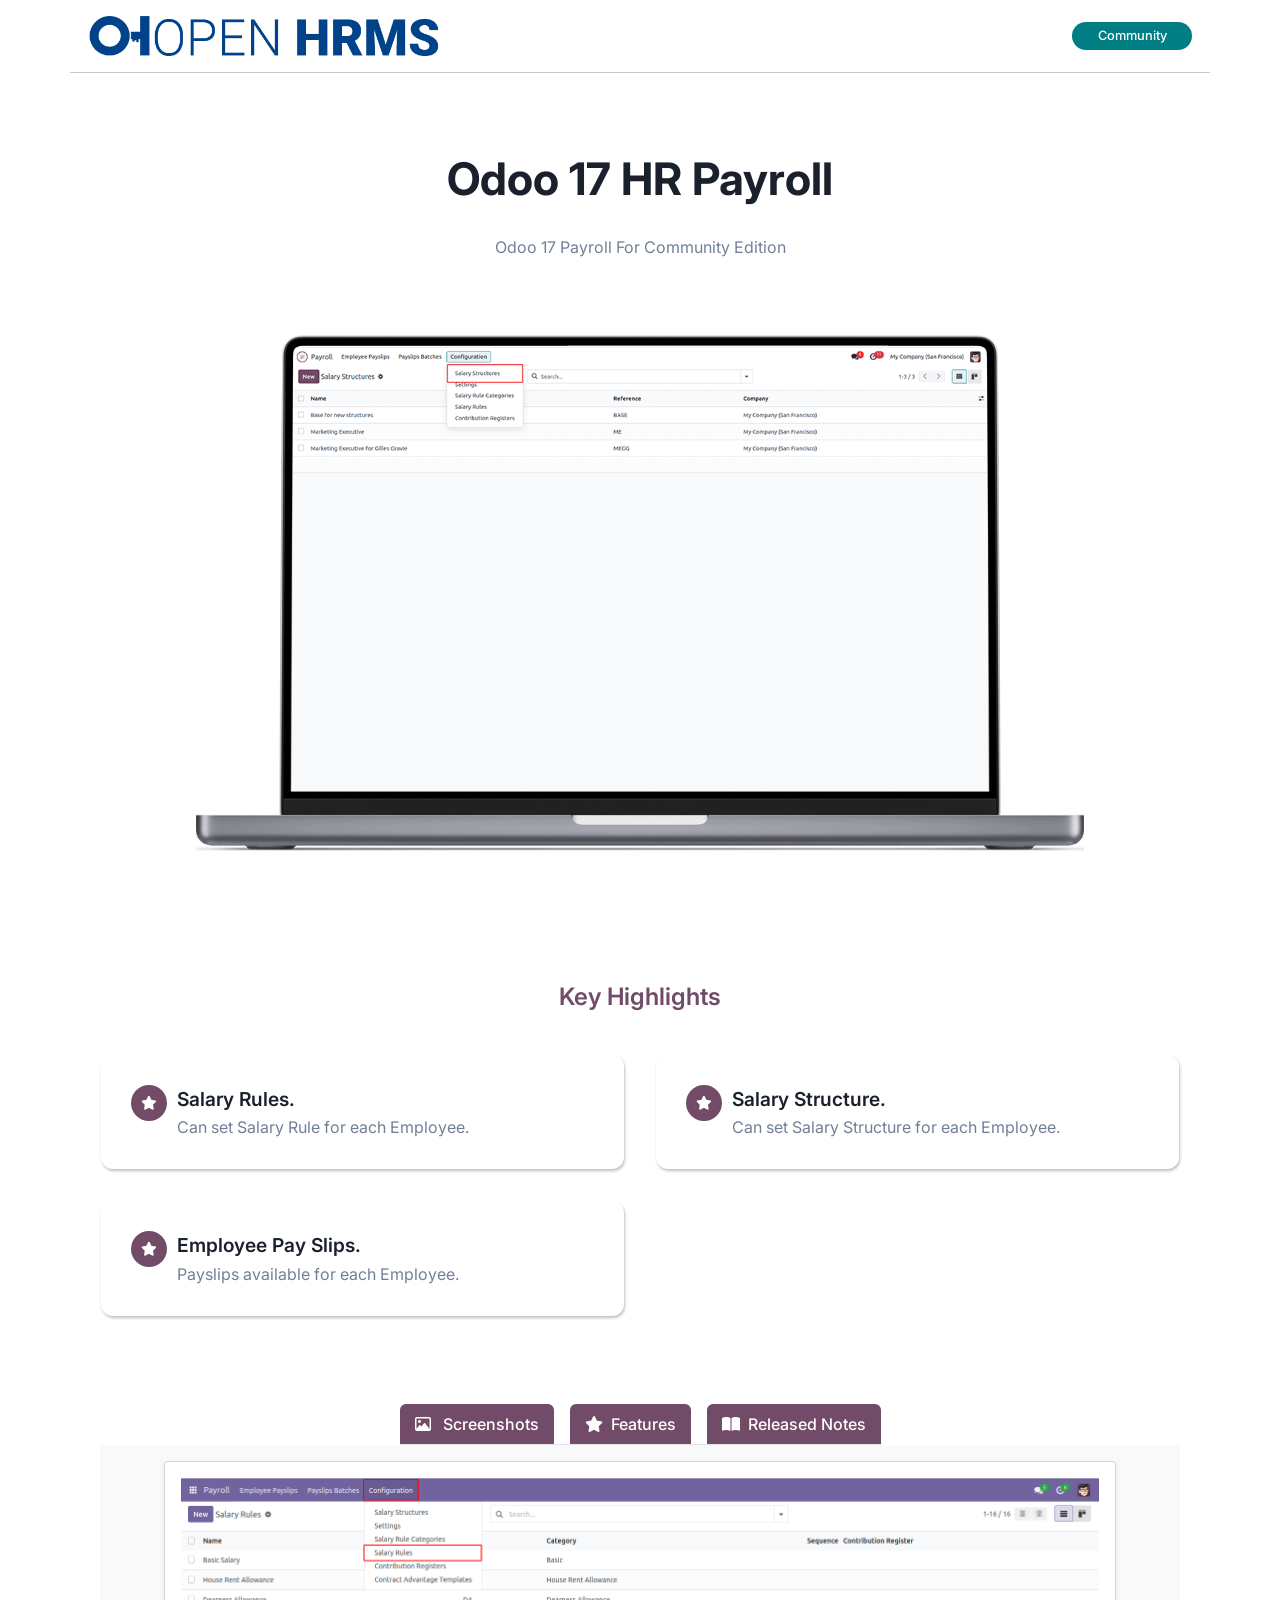
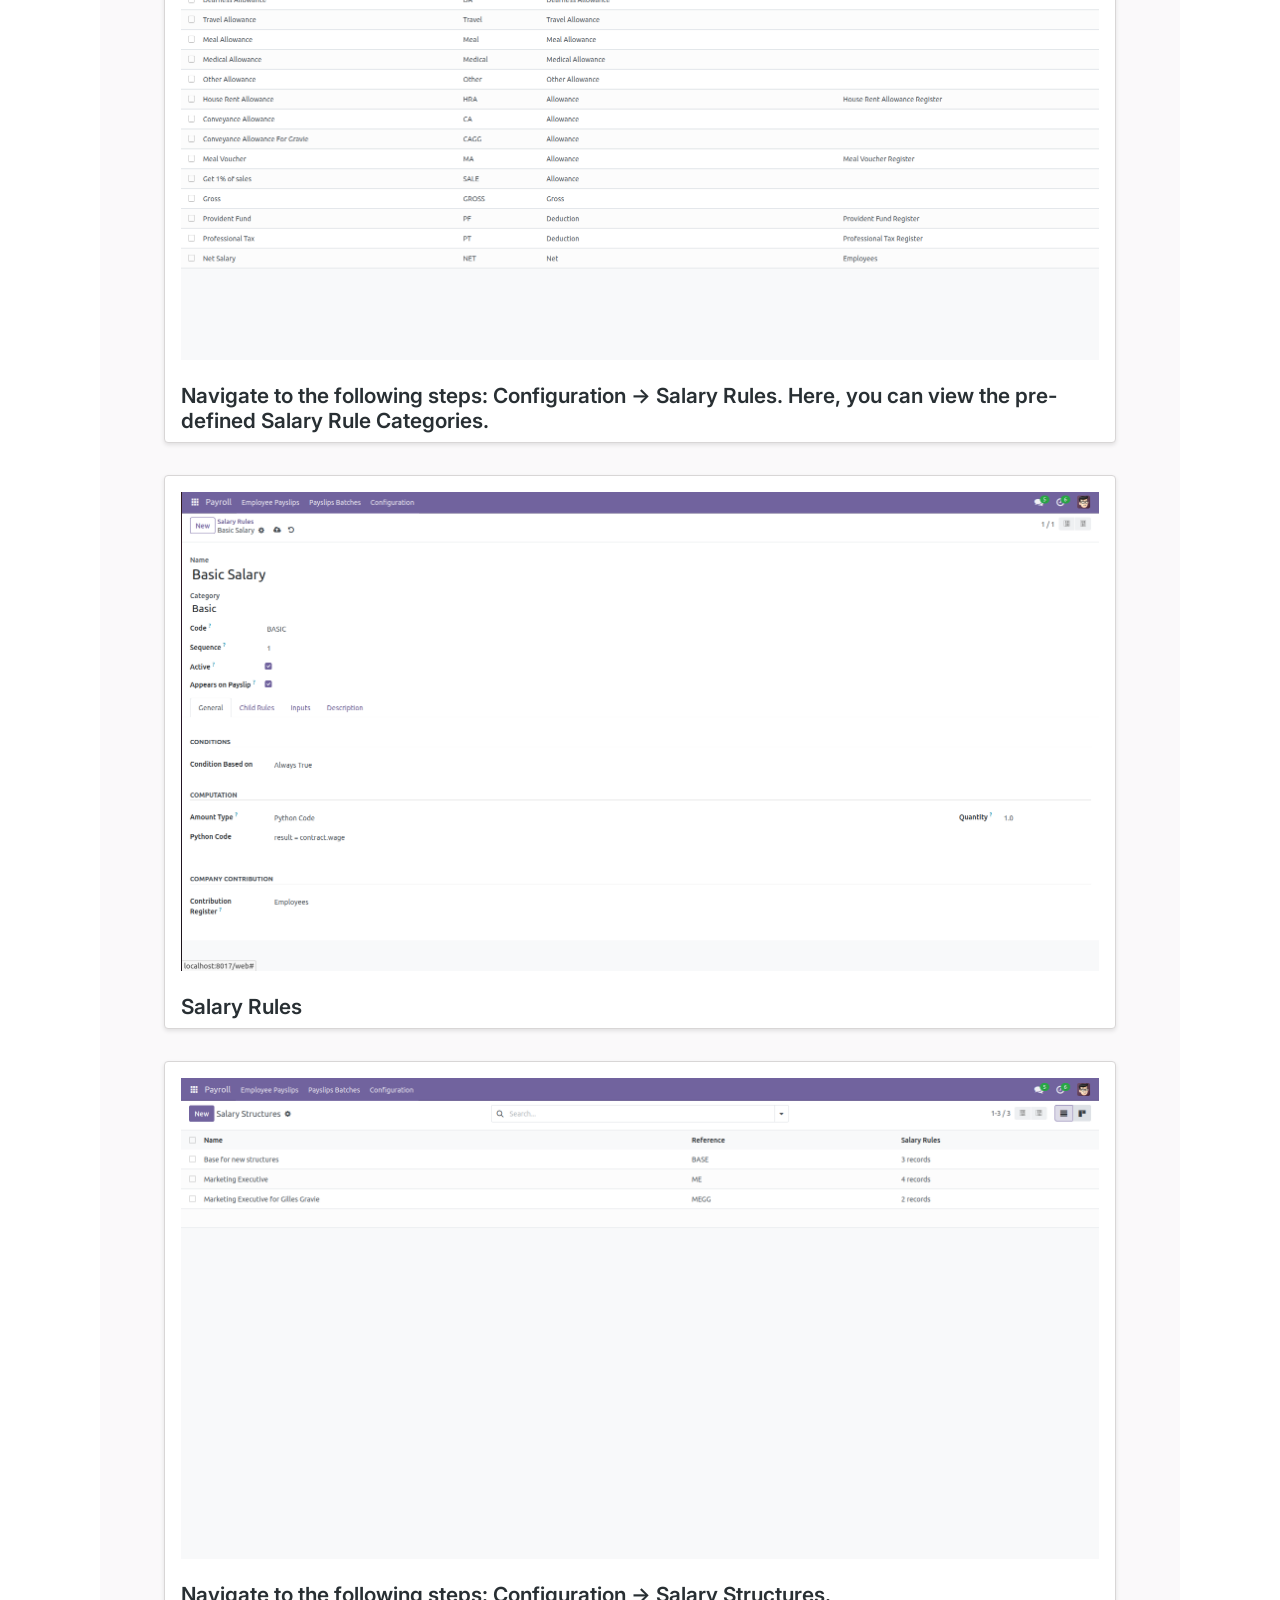
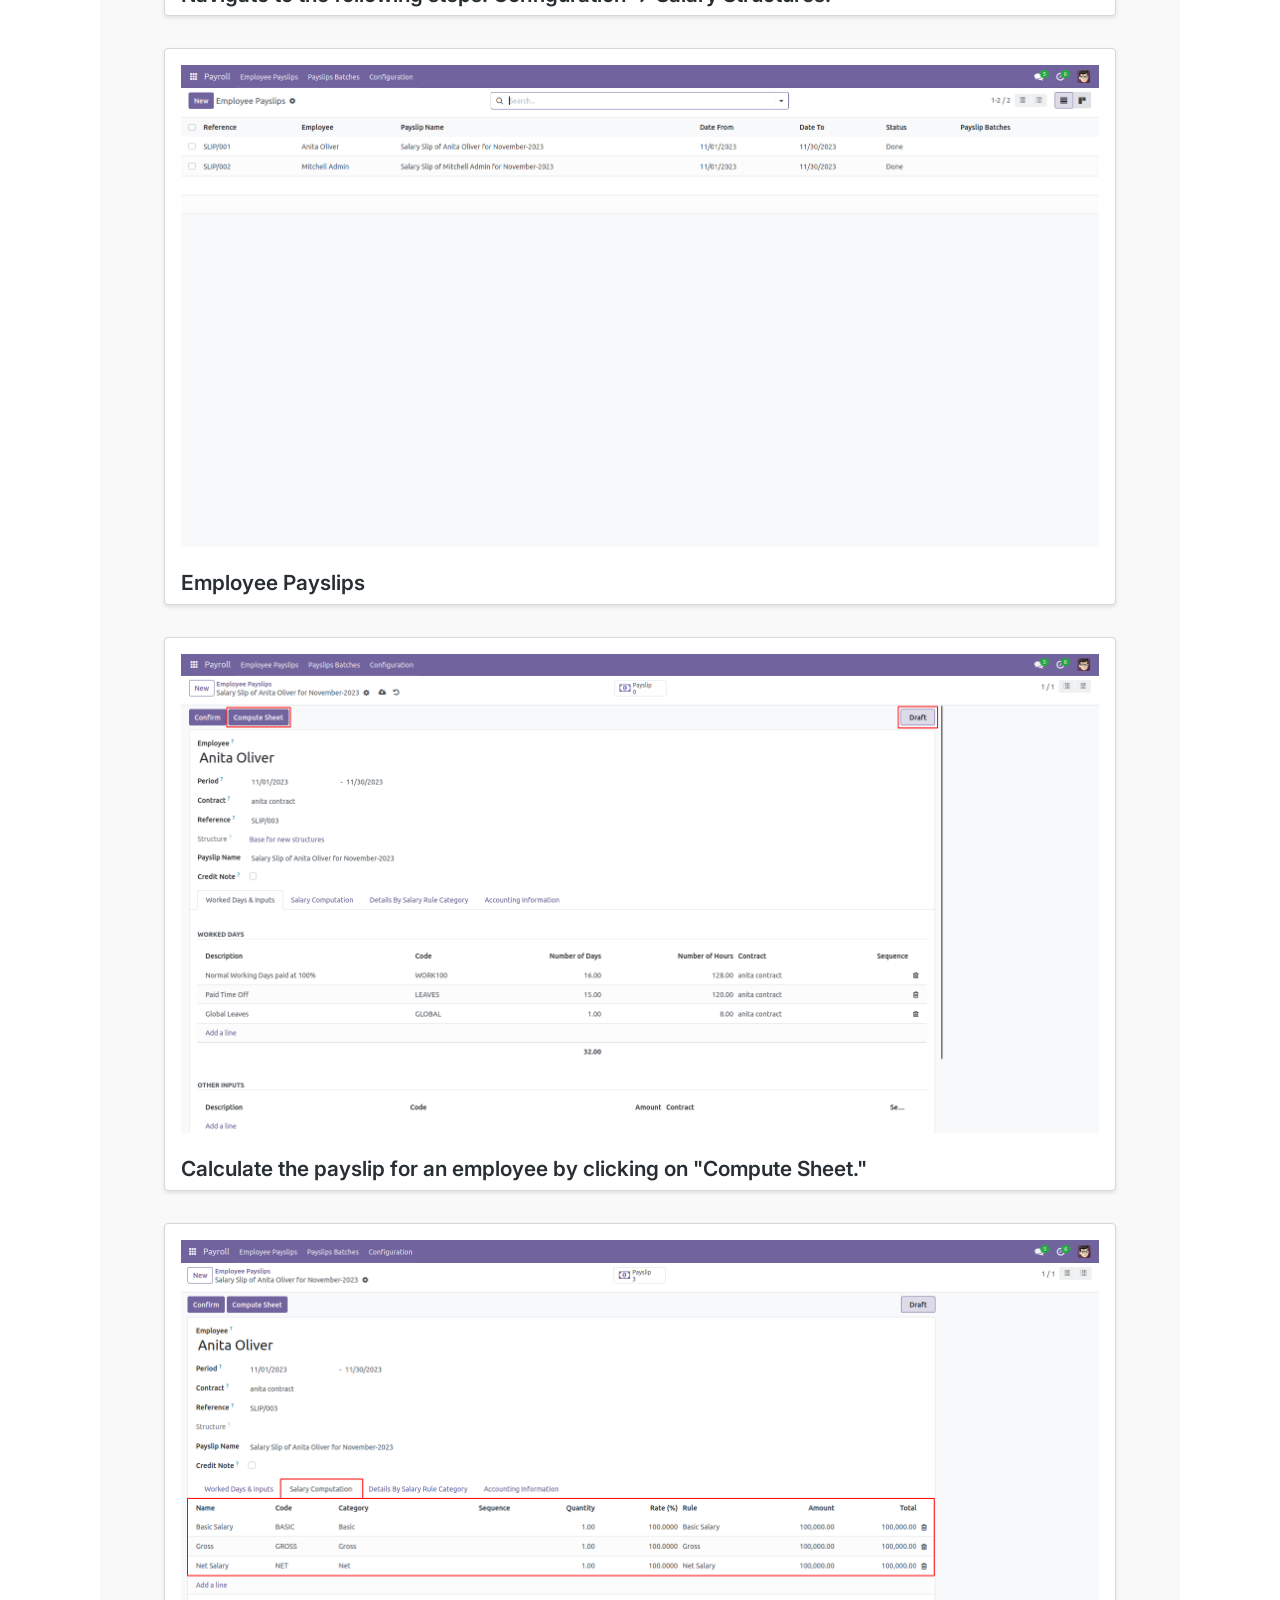
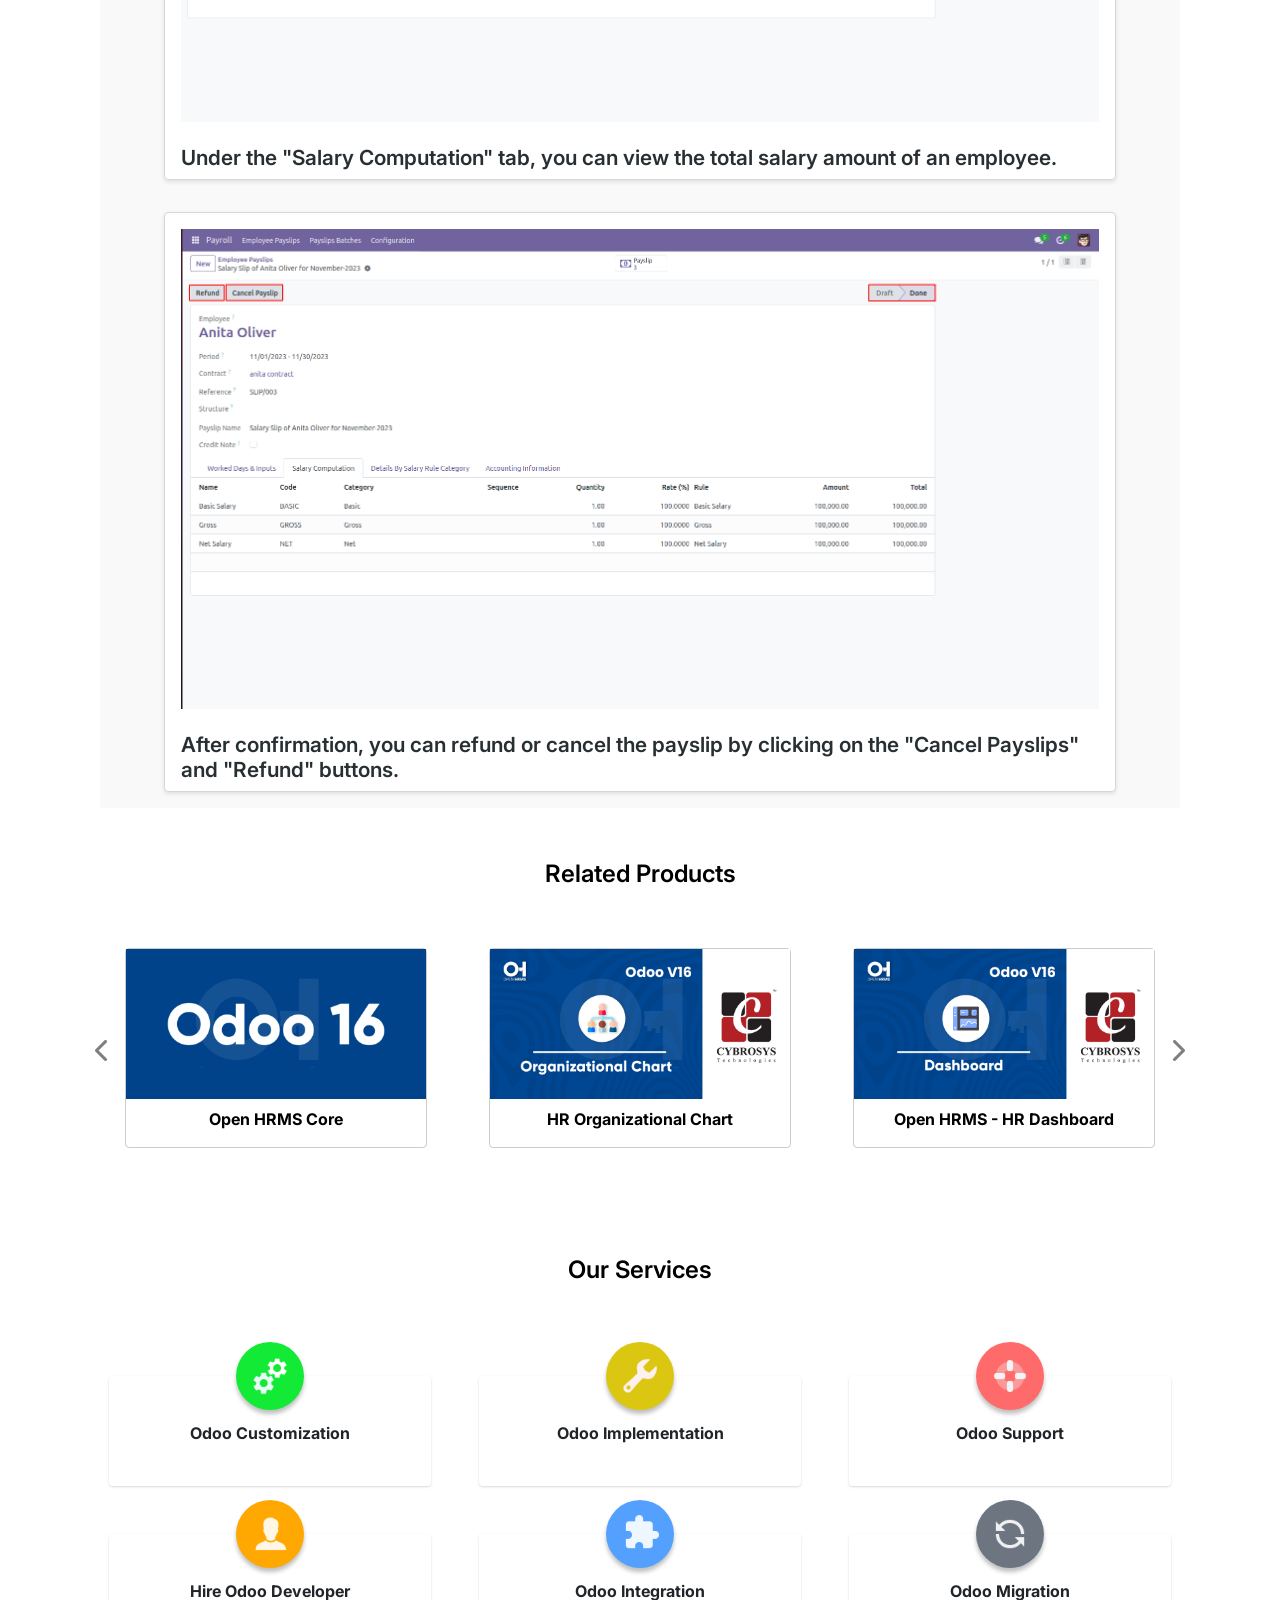
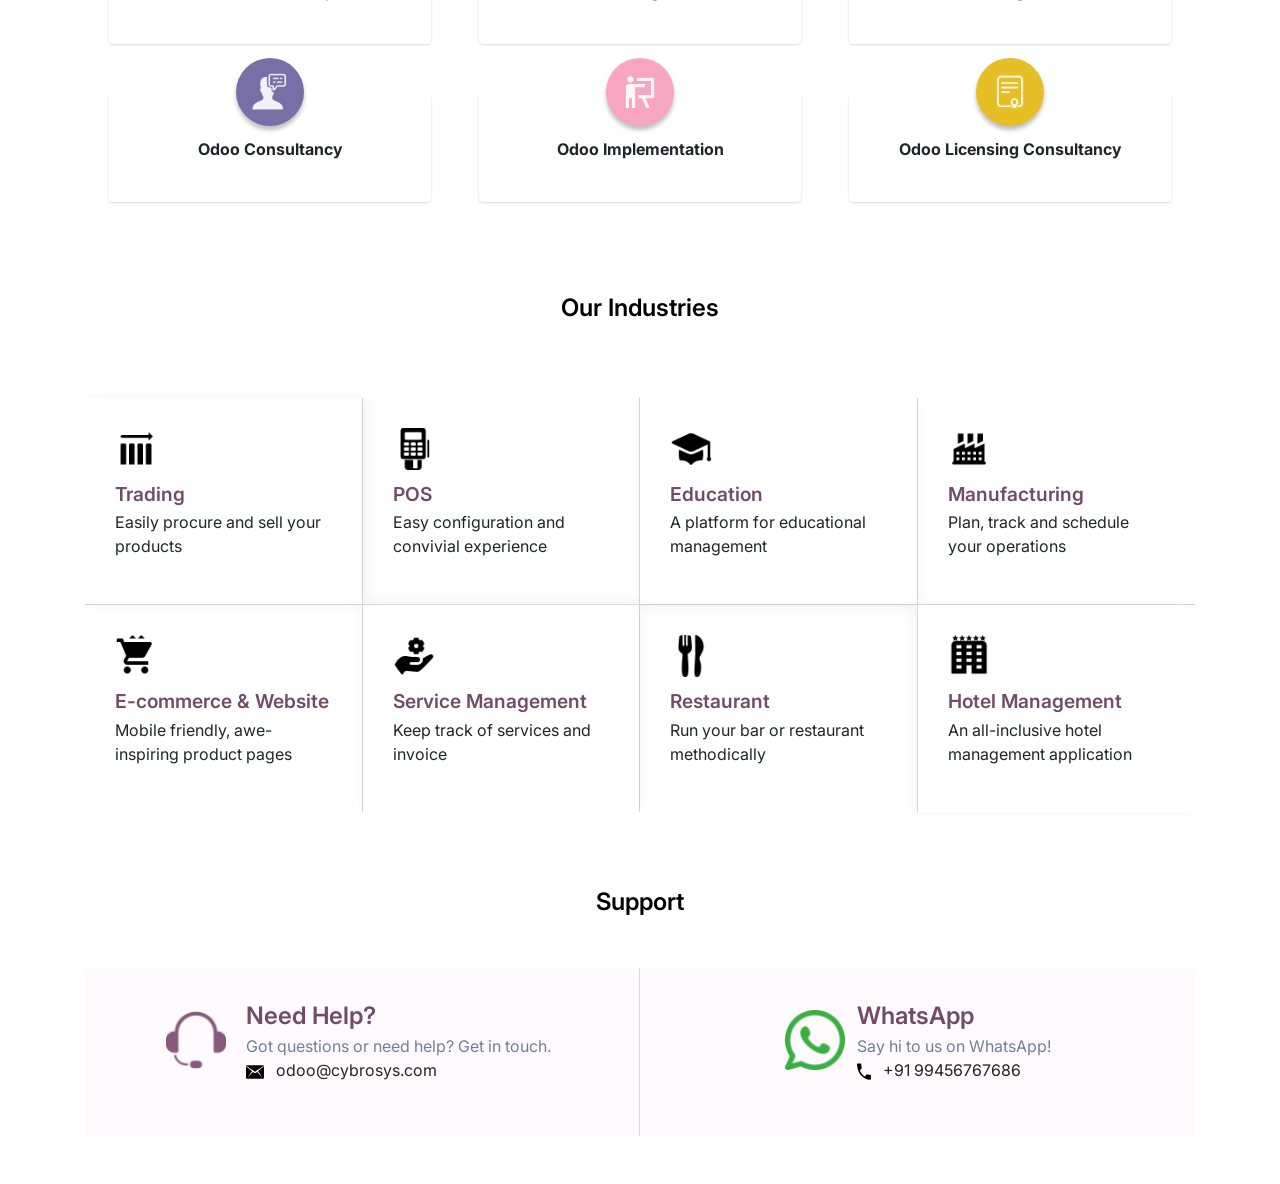
<file: addons/hr_payroll_community/static/description/index.html>
<!DOCTYPE html>
<html lang="en">

<head>
    <meta charset="UTF-8">
    <meta name="viewport" content="width=device-width, initial-scale=1.0">
    <title>Odoo App 3 Index</title>
    <!-- Bootstrap CSS -->
    <link rel="stylesheet"
          href="https://cdn.jsdelivr.net/npm/bootstrap@4.0.0/dist/css/bootstrap.min.css"
          integrity="sha384-Gn5384xqQ1aoWXA+058RXPxPg6fy4IWvTNh0E263XmFcJlSAwiGgFAW/dAiS6JXm"
          crossorigin="anonymous">
    <link rel="stylesheet"
          href="https://cdnjs.cloudflare.com/ajax/libs/font-awesome/6.2.1/css/all.min.css">
    <link rel="preconnect" href="https://fonts.googleapis.com">
    <link rel="preconnect" href="https://fonts.gstatic.com" crossorigin>
    <link href="https://fonts.googleapis.com/css2?family=Inter:wght@400;500;600;700;800&display=swap"
          rel="stylesheet">
</head>
<body>
<section>
    <div class="container"
         style="font-family: 'Inter', sans-serif !important;background-color: #fff !important;">
        <div class="row">
            <div class="col-sm-12 col-md-12 col-lg-12 d-flex justify-content-between flex-wrap align-items-sm-center"
                 style="border-bottom:1px solid rgba(0, 0, 0, 0.22)">
                <div class="my-3">
                    <img src="assets/misc/logo-horizontal (1).png"
                         style="width:auto !important; height:40px !important">
                </div>
                <div class="my-3 d-flex align-items-center">
                    <div class="text-center"
                         style="background-color:#017E84 !important;font-size: 0.8rem !important; color:#fff !important; font-weight:500 !important; padding:4px !important; margin:0 3px !important; border-radius:50px !important; min-width: 120px !important;">
                        Community
                    </div>
                </div>
            </div>
        </div>
        <div class="row">
            <div class="col-sm-12 col-md-12 col-lg-12 text-center d-flex align-items-center flex-column"
                 style="margin: 80px 0px !important;">
                <h1 style="font-size: 2.8rem;font-weight: 700; color:
                    #1A202C;">
                    Odoo 17 HR Payroll</h1>
                <p class="my-3 mb-4"
                   style="max-width: 80%; font-weight: 400 !important; line-height: 32px; color: #718096;">
                    Odoo 17 Payroll For Community Edition
                </p>
                <div style="width: 80%; margin-top: 3rem;">
                    <img src="assets/screenshots/hero.gif"
                         class="img-responsive" width="100%" height="auto">
                </div>
            </div>
        </div>
        <div class="container mt-5 mb-5">
            <div class="col-lg-12 d-flex flex-column justify-content-center align-items-center mt-4">
                <p class="m-0"
                   style="font-weight: 600; font-size: 24px; color:#714b67 !important">
                    Key Highlights
                </p>
            </div>
            <div class="row py-4">
                <div class="col-md-6 col-sm-12 p-3">
                    <div class="d-flex   h-100" style="padding: 30px;border-radius: 12px;
                                    background: #FFF;
                                    box-shadow: 1px 2px 3px 0px rgba(0, 0, 0, 0.25); ">
                        <div style="width: 36px; height: 36px; border-radius: 50%; background: #714B67;
                                    display: flex; justify-content: center; align-items: center;
                                    margin-right: 10px; flex-shrink: 0;">
                            <i class="fa-solid fa-star  "
                               style="color: #fff;font-size:14px;"></i>
                        </div>
                        <div>
                            <p style="color: #1A202C;font-weight: 600;
                                      font-size: 1.2rem; margin-bottom: 2px;">
                                Salary Rules.</p>
                            <p class="m-0" style="color:#718096">Can set Salary
                                Rule for each Employee.
                            </p>
                        </div>
                    </div>
                </div>
                <div class="col-md-6 col-sm-12 p-3">
                    <div class="d-flex   h-100" style="padding: 30px;border-radius: 12px;
                                    background: #FFF;
                                    box-shadow: 1px 2px 3px 0px rgba(0, 0, 0, 0.25); ">
                        <div style="width: 36px; height: 36px; border-radius: 50%; background: #714B67;
                                    display: flex; justify-content: center; align-items: center;
                                    margin-right: 10px; flex-shrink: 0;">
                            <i class="fa-solid fa-star  "
                               style="color: #fff;font-size:14px;"></i>
                        </div>
                        <div>
                            <p style="color: #1A202C;font-weight: 600;
                                      font-size: 1.2rem; margin-bottom: 2px;">
                                Salary Structure.</p>
                            <p class="m-0" style="color:#718096">Can set Salary
                                Structure for each Employee.
                            </p>
                        </div>
                    </div>
                </div>
                <div class="col-md-6 col-sm-12 p-3">
                    <div class="d-flex   h-100" style="padding: 30px;border-radius: 12px;
                                    background: #FFF;
                                    box-shadow: 1px 2px 3px 0px rgba(0, 0, 0, 0.25); ">
                        <div style="width: 36px; height: 36px; border-radius: 50%; background: #714B67;
                                    display: flex; justify-content: center; align-items: center;
                                    margin-right: 10px; flex-shrink: 0;">
                            <i class="fa-solid fa-star  "
                               style="color: #fff;font-size:14px;"></i>
                        </div>
                        <div>
                            <p style="color: #1A202C;font-weight: 600;
                                      font-size: 1.2rem; margin-bottom: 2px;">
                                Employee Pay Slips.</p>
                            <p class="m-0" style="color:#718096">Payslips
                                available for each Employee.
                            </p>
                        </div>
                    </div>
                </div>
            </div>
        </div>
        <div class="container rounded">
            <ul class="nav nav-tabs d-flex"
                style="width: fit-content;margin: 0 auto;gap: 1rem;">
                <li class="col text-center py-2 text-nowrap "
                    style="color: #fff; background-color: #714B67;border-radius: 6px 6px 0px 0px;">
                    <a
                            class="active show" data-toggle="tab" href="#tab1"
                            style="color: #fff;font-weight: 500; background-color: #714B67; text-decoration: none;">
                        <i class="fa-regular fa-image  pr-2"
                           style="color: #fff;"></i>
                        Screenshots</a></li>
                <li class="col text-center py-2 text-nowrap "
                    style="color: #fff; background-color: #714B67;border-radius: 6px 6px 0px 0px;">
                    <a
                            data-toggle="tab" href="#tab2"
                            style="color: #fff;font-weight: 500;  text-decoration: none;"><i
                            class="fa-solid fa-star  pr-2"
                            style="color: #fff;"></i>Features</a></li>
                <li class="col text-center py-2 text-nowrap "
                    style="color: #fff; background-color: #714B67;border-radius: 6px 6px 0px 0px;">
                    <a
                            data-toggle="tab" href="#tab3"
                            style="color: #fff;font-weight: 500; text-decoration: none; background-color: #714B67;"><i
                            class="fa-solid fa-book-open  pr-2"
                            style="color: #fff;"></i>Released Notes</a></li>
            </ul>
            <div class="tab-content"
                 style="background-color: rgba(121, 113, 119, 0.04);">
                <div id="tab1" class="tab-pane fade in active show">
                    <div class="col-lg-12 py-2"
                         style="padding: 1rem 4rem !important;">
                        <div
                                style="border: 1px solid #d8d6d6; border-radius: 4px; background: #fff; box-shadow: 0 2px 4px rgba(0, 0, 0, 0.1);">
                            <div class="row justify-content-center p-3 w-100 m-0">
                                <img src="assets/screenshots/1.png"
                                     class="img-responsive" width="100%"
                                     height="auto">
                            </div>
                            <div class="px-3">
                                <h4 class="mt-2"
                                    style=" font-weight:600 !important; color:#282F33 !important; font-size:1.3rem !important">
                                    Navigate to the following steps:
                                    Configuration -> Salary Rules. Here, you can
                                    view the pre-defined Salary Rule
                                    Categories.</h4>
                            </div>
                        </div>
                    </div>
                    <div class="col-lg-12 py-2"
                         style="padding: 1rem 4rem !important;">
                        <div
                                style="border: 1px solid #d8d6d6; border-radius: 4px;  background: #fff; box-shadow: 0 2px 4px rgba(0, 0, 0, 0.1);">
                            <div class="row justify-content-center p-3 w-100 m-0">
                                <img src="assets/screenshots/2.png"
                                     class="img-responsive" width="100%"
                                     height="auto">
                            </div>
                            <div class="px-3">
                                <h4 class="mt-2"
                                    style=" font-weight:600 !important; color:#282F33 !important; font-size:1.3rem !important">
                                    Salary Rules </h4>
                            </div>
                        </div>
                    </div>
                    <div class="col-lg-12 py-2"
                         style="padding: 1rem 4rem !important;">
                        <div
                                style="border: 1px solid #d8d6d6; border-radius: 4px;  background: #fff; box-shadow: 0 2px 4px rgba(0, 0, 0, 0.1);">
                            <div class="row justify-content-center p-3 w-100 m-0">
                                <img src="assets/screenshots/3.png"
                                     class="img-responsive" width="100%"
                                     height="auto">
                            </div>
                            <div class="px-3">
                                <h4 class="mt-2"
                                    style=" font-weight:600 !important; color:#282F33 !important; font-size:1.3rem !important">
                                    Navigate to the following steps:
                                    Configuration -> Salary Structures.</h4>
                            </div>
                        </div>
                    </div>
                    <div class="col-lg-12 py-2"
                         style="padding: 1rem 4rem !important;">
                        <div
                                style="border: 1px solid #d8d6d6; border-radius: 4px;  background: #fff; box-shadow: 0 2px 4px rgba(0, 0, 0, 0.1);">
                            <div class="row justify-content-center p-3 w-100 m-0">
                                <img src="assets/screenshots/4.png"
                                     class="img-responsive" width="100%"
                                     height="auto">
                            </div>
                            <div class="px-3">
                                <h4 class="mt-2"
                                    style=" font-weight:600 !important; color:#282F33 !important; font-size:1.3rem !important">
                                    Employee Payslips</h4>
                            </div>
                        </div>
                    </div>
                    <div class="col-lg-12 py-2"
                         style="padding: 1rem 4rem !important;">
                        <div
                                style="border: 1px solid #d8d6d6; border-radius: 4px;  background: #fff; box-shadow: 0 2px 4px rgba(0, 0, 0, 0.1);">
                            <div class="row justify-content-center p-3 w-100 m-0">
                                <img src="assets/screenshots/5.png"
                                     class="img-responsive" width="100%"
                                     height="auto">
                            </div>
                            <div class="px-3">
                                <h4 class="mt-2"
                                    style=" font-weight:600 !important; color:#282F33 !important; font-size:1.3rem !important">
                                    Calculate the payslip for an employee by
                                    clicking on "Compute Sheet."</h4>
                            </div>
                        </div>
                    </div>
                    <div class="col-lg-12 py-2"
                         style="padding: 1rem 4rem !important;">
                        <div
                                style="border: 1px solid #d8d6d6; border-radius: 4px;  background: #fff; box-shadow: 0 2px 4px rgba(0, 0, 0, 0.1);">
                            <div class="row justify-content-center p-3 w-100 m-0">
                                <img src="assets/screenshots/6.png"
                                     class="img-responsive" width="100%"
                                     height="auto">
                            </div>
                            <div class="px-3">
                                <h4 class="mt-2"
                                    style=" font-weight:600 !important; color:#282F33 !important; font-size:1.3rem !important">
                                    Under the "Salary Computation" tab, you can
                                    view the total salary amount of an
                                    employee.</h4>
                            </div>
                        </div>
                    </div>
                    <div class="col-lg-12 py-2"
                         style="padding: 1rem 4rem !important;">
                        <div
                                style="border: 1px solid #d8d6d6; border-radius: 4px;  background: #fff; box-shadow: 0 2px 4px rgba(0, 0, 0, 0.1);">
                            <div class="row justify-content-center p-3 w-100 m-0">
                                <img src="assets/screenshots/7.png"
                                     class="img-responsive" width="100%"
                                     height="auto">
                            </div>
                            <div class="px-3">
                                <h4 class="mt-2"
                                    style=" font-weight:600 !important; color:#282F33 !important; font-size:1.3rem !important">
                                    After confirmation, you can refund or cancel
                                    the payslip by clicking on the "Cancel
                                    Payslips" and "Refund" buttons.
                                </h4>
                            </div>
                        </div>
                    </div>
                </div>
                <div id="tab2" class="tab-pane fade">
                    <div class="col-mg-12" style="padding: 1rem 4rem;">
                        <ul style="list-style: none; padding: 1rem 0;font-weight: 500;">
                            <li class="py-3"
                                style="font-weight: 500;background-color: #fff; border-radius: 4px; padding: 1rem; margin-bottom: 1rem; box-shadow: 0 2px 4px rgba(0, 0, 0, 0.1);">
                                    <span style="margin-right: 12px;"><img
                                            src="assets/misc/star (1) 2.svg"
                                            alt=""
                                            width="16px"></span>Salary Rules.
                            </li>
                            <li class="py-3"
                                style="font-weight: 500;background-color: #fff; border-radius: 4px; padding: 1rem; margin-bottom: 1rem; box-shadow: 0 2px 4px rgba(0, 0, 0, 0.1);">
                                    <span style="margin-right: 12px;"><img
                                            src="assets/misc/star (1) 2.svg"
                                            alt=""
                                            width="16px"></span>Salary
                                Structure.
                            </li>
                            <li class="py-3"
                                style="font-weight: 500;background-color: #fff; border-radius: 4px; padding: 1rem; margin-bottom: 1rem; box-shadow: 0 2px 4px rgba(0, 0, 0, 0.1);">
                                    <span style="margin-right: 12px;"><img
                                            src="assets/misc/star (1) 2.svg"
                                            alt=""
                                            width="16px"></span>Employee Pay
                                Slips.
                                <ul style="list-style: none;font-weight: 400; color:#718096">
                                    <li>
                                    </li>
                                </ul>
                            </li>

                        </ul>
                    </div>
                </div>
                <div id="tab3" class="tab-pane fade">
                    <div class="col-mg-12 active" style="padding: 1rem 4rem;">
                        <div class="py-3"
                             style="font-weight: 500;background-color: #fff; border-radius: 4px; padding: 1rem; box-shadow: 0 2px 4px rgba(0, 0, 0, 0.1);">
                            <div class="d-flex mb-3"
                                 style="font-size: 0.8rem; font-weight: 500;"><span>Version
                                        17.0.1.0.0</span><span
                                    class="px-2">|</span><span
                                    style="color: #714B67;font-weight: 600;">Released on:27 th Nov 2022</span>
                            </div>
                            <p class="m-0"
                               style=" color:#718096!important; font-size:1rem !important;line-height: 28px;">

                                Initial commit for Odoo 16 Payroll
                            </p>
                        </div>
                    </div>
                </div>
            </div>
        </div>
        <div class="container mt-5">
            <div class="col-lg-12 d-flex flex-column justify-content-center align-items-center mt-5">
                <p class="m-0"
                   style="font-weight: 600; font-size: 24px; color:#000 !important">
                    Related Products</p>
            </div>
        </div>
        <div id="myCarousel" class="carousel slide py-3" data-ride="carousel">
            <div class="carousel-inner">
                <div class="carousel-item active">
                    <div class="row p-4">
                        <div class="col">
                            <div class="p-3">
                                <a href="https://apps.odoo.com/apps/modules/16.0/ohrms_core/"
                                   style="color: #000; text-decoration: none;">
                                    <div style="border:1px solid #CBCBCB !important;border-radius: 4px;">
                                        <div style="width: 300px; ">
                                            <img src="assets/modules/1.gif"
                                                 alt="" width="100%"
                                                 height="auto">

                                        </div>
                                        <p class="text-center pt-2 text-black font-weight-bold">
                                            Open HRMS Core</p>
                                    </div>
                                </a>
                            </div>
                        </div>
                        <div class="col">
                            <div class="p-3">
                                <a href="https://apps.odoo.com/apps/modules/16.0/hr_organizational_chart/"
                                   style="color: #000; text-decoration: none;">
                                    <div style="border:1px solid #CBCBCB !important;border-radius: 4px;">
                                        <div style="width: 300px; ">
                                            <img src="assets/modules/2.png"
                                                 alt="" width="100%"
                                                 height="auto">

                                        </div>
                                        <p class="text-center pt-2 text-black font-weight-bold">
                                            HR Organizational Chart</p>
                                    </div>
                                </a>
                            </div>
                        </div>
                        <div class="col">
                            <div class="p-3">
                                <a href="https://apps.odoo.com/apps/modules/16.0/hrms_dashboard/"
                                   style="color: #000; text-decoration: none;">
                                    <div style="border:1px solid #CBCBCB !important;border-radius: 4px;">
                                        <div style="width: 300px; ">
                                            <img src="assets/modules/3.png"
                                                 alt="" width="100%"
                                                 height="auto">

                                        </div>
                                        <p class="text-center pt-2 text-black font-weight-bold">
                                            Open HRMS - HR Dashboard</p>
                                    </div>
                                </a>
                            </div>
                        </div>
                    </div>
                </div>
                <div class="carousel-item">
                    <div class="row p-4">
                        <div class="col">
                            <div class="p-3">
                                <a href="https://apps.odoo.com/apps/modules/16.0/oh_appraisal/"
                                   style="color: #000; text-decoration: none;">
                                    <div style="border:1px solid #CBCBCB !important;border-radius: 4px;">
                                        <div style="width: 300px; ">
                                            <img src="assets/modules/4.png"
                                                 alt="" width="100%"
                                                 height="auto">

                                        </div>
                                        <p class="text-center pt-2 text-black font-weight-bold">
                                            Open HRMS Employee Appraisal</p>
                                    </div>
                                </a>
                            </div>
                        </div>
                        <div class="col">
                            <div class="p-3">
                                <a href="https://apps.odoo.com/apps/modules/16.0/ohrms_salary_advance/"
                                   style="color: #000; text-decoration: none;">
                                    <div style="border:1px solid #CBCBCB !important;border-radius: 4px;">
                                        <div style="width: 300px;">
                                            <img src="assets/modules/5.png"
                                                 alt="" width="100%"
                                                 height="auto">

                                        </div>
                                        <p class="text-center pt-2 text-black font-weight-bold">
                                            Open HRMS Advance Salary</p>
                                    </div>
                                </a>
                            </div>
                        </div>
                        <div class="col">
                            <div class="p-3">
                                <a href="https://apps.odoo.com/apps/modules/16.0/ohrms_loan/"
                                   style="color: #000; text-decoration: none;">
                                    <div style="border:1px solid #CBCBCB !important;border-radius: 4px;">
                                        <div style="width: 300px;">
                                            <img src="assets/modules/6.png"
                                                 alt="" width="100%"
                                                 height="auto">
                                        </div>
                                        <p class="text-center pt-2 text-black font-weight-bold">
                                            Open HRMS Loan Management</p>
                                    </div>
                                </a>
                            </div>
                        </div>
                    </div>
                </div>
            </div>
            <a class="carousel-control-prev" href="#myCarousel"
               data-slide="prev" style="width: 35px; color: #000;">
                    <span class="carousel-control-prev-icon">
                        <i class="fa fa-chevron-left"
                           style="font-size: 24px;"></i>
                    </span>
            </a>
            <a class="carousel-control-next" href="#myCarousel"
               data-slide="next" style="width: 35px; color: #000;">
                    <span class="carousel-control-next-icon">
                        <i class="fa fa-chevron-right"
                           style="font-size: 24px;"></i>
                    </span>
            </a>
        </div>
        <div class="container mt-5">
            <div class="col-lg-12 d-flex flex-column justify-content-center align-items-center mt-4">
                <p class="m-0"
                   style="font-weight: 600; font-size: 24px; color:#000 !important">
                    Our Services</p>

            </div>
        </div>
        <div class="container my-5">
            <div class="row py-3">
                <div class="col-md-4 col-sm-6 px-4 py-4">
                    <div
                            style="background-color: #fff; padding: 25px; text-align: center;  box-shadow: rgba(0, 0, 0, 0.1) 0px 1px 3px 0px, rgba(0, 0, 0, 0.06) 0px 1px 2px 0px; position: relative;border-radius: 4px;">
                        <div style="position: absolute; top: 0%; left: 50%; transform: translate(-50%, -50%);">
                            <div style="background-color:#13EA36 ; border-radius: 50%; padding: 15px;    width: 68px;
                                    height: 68px; display: inline-block; box-shadow:0px 4px 4px rgba(0, 0, 0, 0.25);">
                                <img src="assets/icons/cogs.png"
                                     alt="service-icon" width="38px"
                                     height="auto">
                            </div>
                        </div>
                        <p style="margin-top: 20px; font-weight: bold;">Odoo
                            Customization</p>
                    </div>
                </div>
                <div class="col-md-4 col-sm-6 px-4 py-4">
                    <div
                            style="background-color: #fff; padding: 25px; text-align: center; box-shadow: rgba(0, 0, 0, 0.1) 0px 1px 3px 0px, rgba(0, 0, 0, 0.06) 0px 1px 2px 0px; position: relative;border-radius: 4px;">
                        <div style="position: absolute; top: 0%; left: 50%; transform: translate(-50%, -50%);">
                            <div style="background-color:#DBC711; border-radius: 50%; padding: 15px;    width: 68px;
                                    height: 68px; display: inline-block; box-shadow:0px 4px 4px rgba(0, 0, 0, 0.25);">
                                <img src="assets/icons/wrench.png"
                                     alt="service-icon" width="38px"
                                     height="auto">
                            </div>
                        </div>
                        <p style="margin-top: 20px; font-weight: bold;">Odoo
                            Implementation</p>
                    </div>
                </div>
                <div class="col-md-4 col-sm-6 px-4 py-4">
                    <div
                            style="background-color: #fff; padding: 25px; text-align: center;  box-shadow: rgba(0, 0, 0, 0.1) 0px 1px 3px 0px, rgba(0, 0, 0, 0.06) 0px 1px 2px 0px; position: relative; border-radius: 4px;">
                        <div style="position: absolute; top: 0%; left: 50%; transform: translate(-50%, -50%);">
                            <div style="background-color:#FF6B6B ; border-radius: 50%; padding: 15px;    width: 68px;
                                    height: 68px; display: inline-block; box-shadow:0px 4px 4px rgba(0, 0, 0, 0.25);">
                                <img src="assets/icons/lifebuoy.png"
                                     alt="service-icon" width="38px"
                                     height="auto">
                            </div>
                        </div>
                        <p style="margin-top: 20px; font-weight: bold;">Odoo
                            Support</p>
                    </div>
                </div>
                <div class="col-md-4 col-sm-6 px-4 py-4">
                    <div
                            style="background-color: #fff; padding: 25px; text-align: center; box-shadow: rgba(0, 0, 0, 0.1) 0px 1px 3px 0px, rgba(0, 0, 0, 0.06) 0px 1px 2px 0px; position: relative; border-radius: 4px;">
                        <div style="position: absolute; top: 0%; left: 50%; transform: translate(-50%, -50%);">
                            <div style="background-color:#FFA801 ; border-radius: 50%; padding: 15px;    width: 68px;
                                    height: 68px; display: inline-block; box-shadow:0px 4px 4px rgba(0, 0, 0, 0.25);">
                                <img src="assets/icons/user.png"
                                     alt="service-icon" width="38px"
                                     height="auto">
                            </div>
                        </div>
                        <p style="margin-top: 20px; font-weight: bold;">Hire
                            Odoo Developer</p>
                    </div>
                </div>
                <div class="col-md-4 col-sm-6 px-4 py-4">
                    <div
                            style="background-color: #fff; padding: 25px; text-align: center;  box-shadow: rgba(0, 0, 0, 0.1) 0px 1px 3px 0px, rgba(0, 0, 0, 0.06) 0px 1px 2px 0px; position: relative; border-radius: 4px;">

                        <div style="position: absolute; top: 0%; left: 50%; transform: translate(-50%, -50%);">
                            <div style="background-color:#54A0FF; border-radius: 50%; padding: 15px;    width: 68px;
                                    height: 68px; display: inline-block; box-shadow:0px 4px 4px rgba(0, 0, 0, 0.25);">
                                <img src="assets/icons/puzzle.png"
                                     alt="service-icon" width="38px"
                                     height="auto">
                            </div>
                        </div>
                        <p style="margin-top: 20px; font-weight: bold;">Odoo
                            Integration</p>
                    </div>
                </div>
                <div class="col-md-4 col-sm-6 px-4 py-4">
                    <div
                            style="background-color: #fff; padding: 25px; text-align: center;  box-shadow: rgba(0, 0, 0, 0.1) 0px 1px 3px 0px, rgba(0, 0, 0, 0.06) 0px 1px 2px 0px; position: relative;border-radius: 4px;">
                        <div style="position: absolute; top: 0%; left: 50%; transform: translate(-50%, -50%);">
                            <div style="background-color:#6D7680 ; border-radius: 50%; padding: 15px;    width: 68px;
                                    height: 68px; display: inline-block; box-shadow:0px 4px 4px rgba(0, 0, 0, 0.25);">
                                <img src="assets/icons/update.png"
                                     alt="service-icon" width="38px"
                                     height="auto">
                            </div>
                        </div>
                        <p style="margin-top: 20px; font-weight: bold;">Odoo
                            Migration</p>
                    </div>
                </div>
                <div class="col-md-4 col-sm-6 px-4 py-4">
                    <div
                            style="background-color: #fff; padding: 25px; text-align: center;  box-shadow: rgba(0, 0, 0, 0.1) 0px 1px 3px 0px, rgba(0, 0, 0, 0.06) 0px 1px 2px 0px; position: relative;border-radius: 4px;">
                        <div style="position: absolute; top: 0%; left: 50%; transform: translate(-50%, -50%);">
                            <div style="background-color:#786FA6 ; border-radius: 50%; padding: 15px;    width: 68px;
                                    height: 68px; display: inline-block; box-shadow:0px 4px 4px rgba(0, 0, 0, 0.25);">
                                <img src="assets/icons/consultation.png"
                                     alt="service-icon" width="38px"
                                     height="auto">
                            </div>
                        </div>
                        <p style="margin-top: 20px; font-weight: bold;">Odoo
                            Consultancy</p>
                    </div>
                </div>
                <div class="col-md-4 col-sm-6 px-4 py-4">
                    <div
                            style="background-color: #fff; padding: 25px; text-align: center; box-shadow: rgba(0, 0, 0, 0.1) 0px 1px 3px 0px, rgba(0, 0, 0, 0.06) 0px 1px 2px 0px;position: relative;border-radius: 4px;">
                        <div style="position: absolute; top: 0%; left: 50%; transform: translate(-50%, -50%);">
                            <div style="background-color:#F8A5C2 ; border-radius: 50%; padding: 15px;    width: 68px;
                                    height: 68px; display: inline-block; box-shadow:0px 4px 4px rgba(0, 0, 0, 0.25);">
                                <img src="assets/icons/training.png"
                                     alt="service-icon" width="38px"
                                     height="auto">
                            </div>
                        </div>
                        <p style="margin-top: 20px; font-weight: bold;">Odoo
                            Implementation</p>
                    </div>
                </div>
                <div class="col-md-4 col-sm-6 px-4 py-4">
                    <div
                            style="background-color: #fff; padding: 25px; text-align: center;  box-shadow: rgba(0, 0, 0, 0.1) 0px 1px 3px 0px, rgba(0, 0, 0, 0.06) 0px 1px 2px 0px; position: relative;border-radius: 4px;">
                        <div style="position: absolute; top: 0%; left: 50%; transform: translate(-50%, -50%);">
                            <div style="background-color:#E6BE26; border-radius: 50%; padding: 15px;    width: 68px;
                                    height: 68px; display: inline-block; box-shadow:0px 4px 4px rgba(0, 0, 0, 0.25);">
                                <img src="assets/icons/license.png"
                                     alt="service-icon" width="38px"
                                     height="auto">
                            </div>
                        </div>
                        <p style="margin-top: 20px; font-weight: bold;">Odoo
                            Licensing Consultancy</p>
                    </div>
                </div>
            </div>
        </div>
        <div class="container mt-5">
            <div class="col-lg-12 d-flex flex-column justify-content-center align-items-center mt-4">
                <p class="m-0"
                   style="font-weight: 600; font-size: 24px; color:#000 !important">
                    Our Industries</p>

            </div>
        </div>
        <div class="container">
            <div class="row my-5 py-4">
                <div class="col-md-3 col-sm-6 p-0">
                    <div class="d-flex flex-column h-100 "
                         style="border-right: 1px solid rgb(209, 209, 209); border-bottom: 1px solid  rgb(209, 209, 209); padding: 30px; box-shadow: 6px 0 10px rgba(228, 227, 227, 0.373);">
                        <img src="assets/icons/trading-black.png" width="42px"
                             height="auto" alt="">
                        <p style="color: #714B67;font-weight: 600; margin-top: 10px;
                           font-size: 1.2rem; margin-bottom: 2px;">Trading</p>
                        <p>Easily procure and sell your products</p>
                    </div>
                </div>
                <div class="col-md-3 col-sm-6  p-0">
                    <div class="d-flex flex-column h-100"
                         style="border-right: 1px solid rgb(209, 209, 209);border-bottom: 1px solid  rgb(209, 209, 209); padding: 30px;">
                        <img src="assets/icons/pos-black.png" width="42px"
                             height="auto" alt="">
                        <p style="color: #714B67;font-weight: 600; margin-top: 10px;
                            font-size: 1.2rem; margin-bottom: 2px;">POS</p>
                        <p>Easy configuration and convivial experience</p>
                    </div>
                </div>
                <div class="col-md-3 col-sm-6  p-0">
                    <div class="d-flex flex-column h-100"
                         style="border-right: 1px solid  rgb(209, 209, 209);border-bottom: 1px solid   rgba(0, 0, 0, 0.2); padding: 30px; box-shadow: 0 5px 10px  rgba(228, 227, 227, 0.373)">
                        <img src="assets/icons/education-black.png" width="42px"
                             height="auto" alt="">
                        <p style="color: #714B67;font-weight: 600; margin-top: 10px;
                            font-size: 1.2rem; margin-bottom: 2px;">
                            Education</p>
                        <p>A platform for educational management</p>
                    </div>
                </div>
                <div class="col-md-3 col-sm-6  p-0">
                    <div class="d-flex flex-column h-100"
                         style="border-bottom: 1px solid  rgb(209, 209, 209); padding: 30px; ">
                        <img src="assets/icons/manufacturing-black.png"
                             width="42px" height="auto" alt="">
                        <p style="color: #714B67;font-weight: 600; margin-top: 10px;
                            font-size: 1.2rem; margin-bottom: 2px;">
                            Manufacturing</p>
                        <p>Plan, track and schedule your operations</p>
                    </div>
                </div>
                <div class="col-md-3 col-sm-6 p-0">
                    <div class="d-flex flex-column h-100"
                         style="border-right: 1px solid  rgb(209, 209, 209); padding: 30px;">
                        <img src="assets/icons/ecom-black.png" width="42px"
                             height="auto" alt="">
                        <p style="color: #714B67;font-weight: 600; margin-top: 10px;
                            font-size: 1.2rem; margin-bottom: 2px;">E-commerce &
                            Website</p>
                        <p>Mobile friendly, awe-inspiring product pages</p>
                    </div>
                </div>
                <div class="col-md-3 col-sm-6   p-0">
                    <div class="d-flex flex-column h-100"
                         style="border-right: 1px solid  rgb(209, 209, 209); padding: 30px;box-shadow: 0 -5px 10px  rgba(228, 227, 227, 0.373);">
                        <img src="assets/icons/service-black.png" width="42px"
                             height="auto" alt="">
                        <p style="color: #714B67;font-weight: 600; margin-top: 10px;
                            font-size: 1.2rem; margin-bottom: 2px;">Service
                            Management</p>
                        <p>Keep track of services and invoice</p>
                    </div>
                </div>
                <div class="col-md-3 col-sm-6    p-0">
                    <div class="d-flex flex-column h-100"
                         style="border-right: 1px solid  rgb(209, 209, 209); padding: 30px; ">
                        <img src="assets/icons/restaurant-black.png"
                             width="42px" height="auto" alt="">
                        <p style="color: #714B67;font-weight: 600; margin-top: 10px;
                            font-size: 1.2rem; margin-bottom: 2px;">
                            Restaurant</p>
                        <p>Run your bar or restaurant methodically</p>
                    </div>
                </div>
                <div class="col-md-3 col-sm-6   p-0">
                    <div class="d-flex flex-column h-100"
                         style=" padding: 30px;box-shadow: -5px 0 10px  rgba(228, 227, 227, 0.373);">
                        <img src="assets/icons/hotel-black.png" width="42px"
                             height="auto" alt="">
                        <p style="color: #714B67;font-weight: 600; margin-top: 10px;
                            font-size: 1.2rem; margin-bottom: 2px;">Hotel
                            Management</p>
                        <p>An all-inclusive hotel management application</p>
                    </div>
                </div>
            </div>
        </div>
        <div class="container mt-5">
            <div class="col-lg-12 d-flex flex-column justify-content-center align-items-center mt-5">
                <p class="m-0"
                   style="font-weight: 600; font-size: 24px; color:#000 !important">
                    Support</p>
            </div>
        </div>
        <div class="container my-5">
            <div class="row" style="background-color: #FFFAFE;">
                <div class="col-md-6 pb-4  d-flex align-items-center justify-content-center"
                     style="border-right: 1px solid #D9D9D9;">
                    <div style="padding: 30px;">
                        <div class="d-flex align-items-center">
                            <img src="assets/misc/support (1) 1.svg" alt=""
                                 width="60px" style="margin-right: 12px;">
                            <div style="padding: 0px 8px;">
                                    <span
                                            style="color: #714B67;font-size: 24px;font-weight: 600;padding-bottom: 1rem;">Need
                                        Help?</span>
                                <p class="m-0" style="color:#718096;">Got
                                    questions or need help? Get in touch.</p>
                                <div style="font-weight: 400;"><span><img
                                        src="assets/misc/support-email.svg"
                                        alt=""
                                        width="18px"
                                        style="filter: invert(1);margin-right: 0.8rem;"></span>odoo@cybrosys.com
                                </div>
                            </div>
                        </div>
                    </div>
                </div>
                <div class="col-md-6 pb-4 d-flex align-items-center justify-content-center">
                    <div style="padding: 30px;">
                        <div class="d-flex align-items-center">
                            <img src="assets/misc/whatsapp 1.svg" alt=""
                                 width="60px" style="margin-right: 12px;">
                            <div>
                                <span style="color: #714B67;font-size: 24px;font-weight: 600;">WhatsApp</span>
                                <p class="m-0" style="color:#718096;">Say hi to
                                    us on WhatsApp!</p>
                                <div style="font-weight: 400; font-size: 16px;"><span><img
                                        src="assets/misc/phone.svg"
                                        alt="" width="14px"
                                        style="filter: invert(1); margin-right: 0.8rem;"></span>+91
                                    99456767686
                                </div>
                            </div>
                        </div>
                    </div>
                </div>
            </div>
        </div>
    </div>
</section>
<!-- Optional JavaScript -->
<!-- jQuery first, then Popper.js, then Bootstrap JS -->
<script src="https://ajax.googleapis.com/ajax/libs/jquery/3.5.1/jquery.min.js"></script>
<script src="https://maxcdn.bootstrapcdn.com/bootstrap/4.5.2/js/bootstrap.min.js"></script>
</body>
</html>
</file>
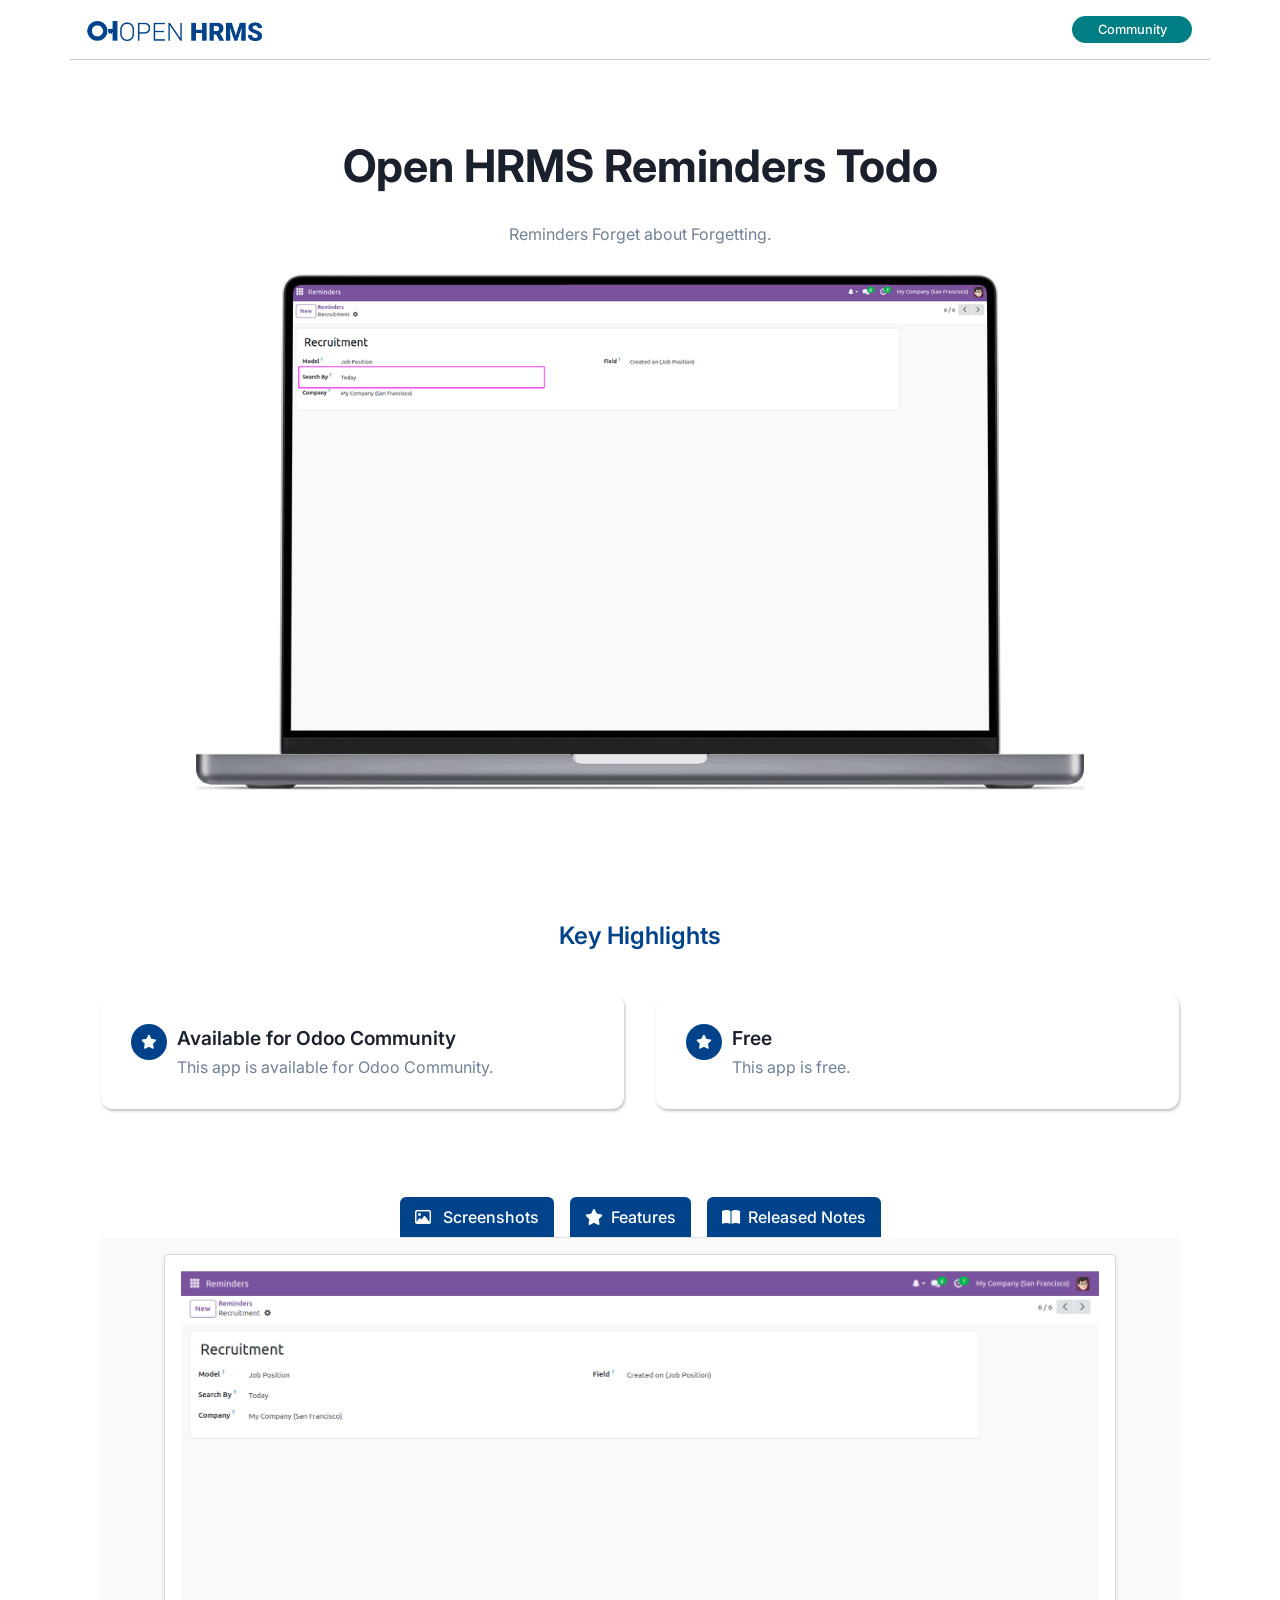
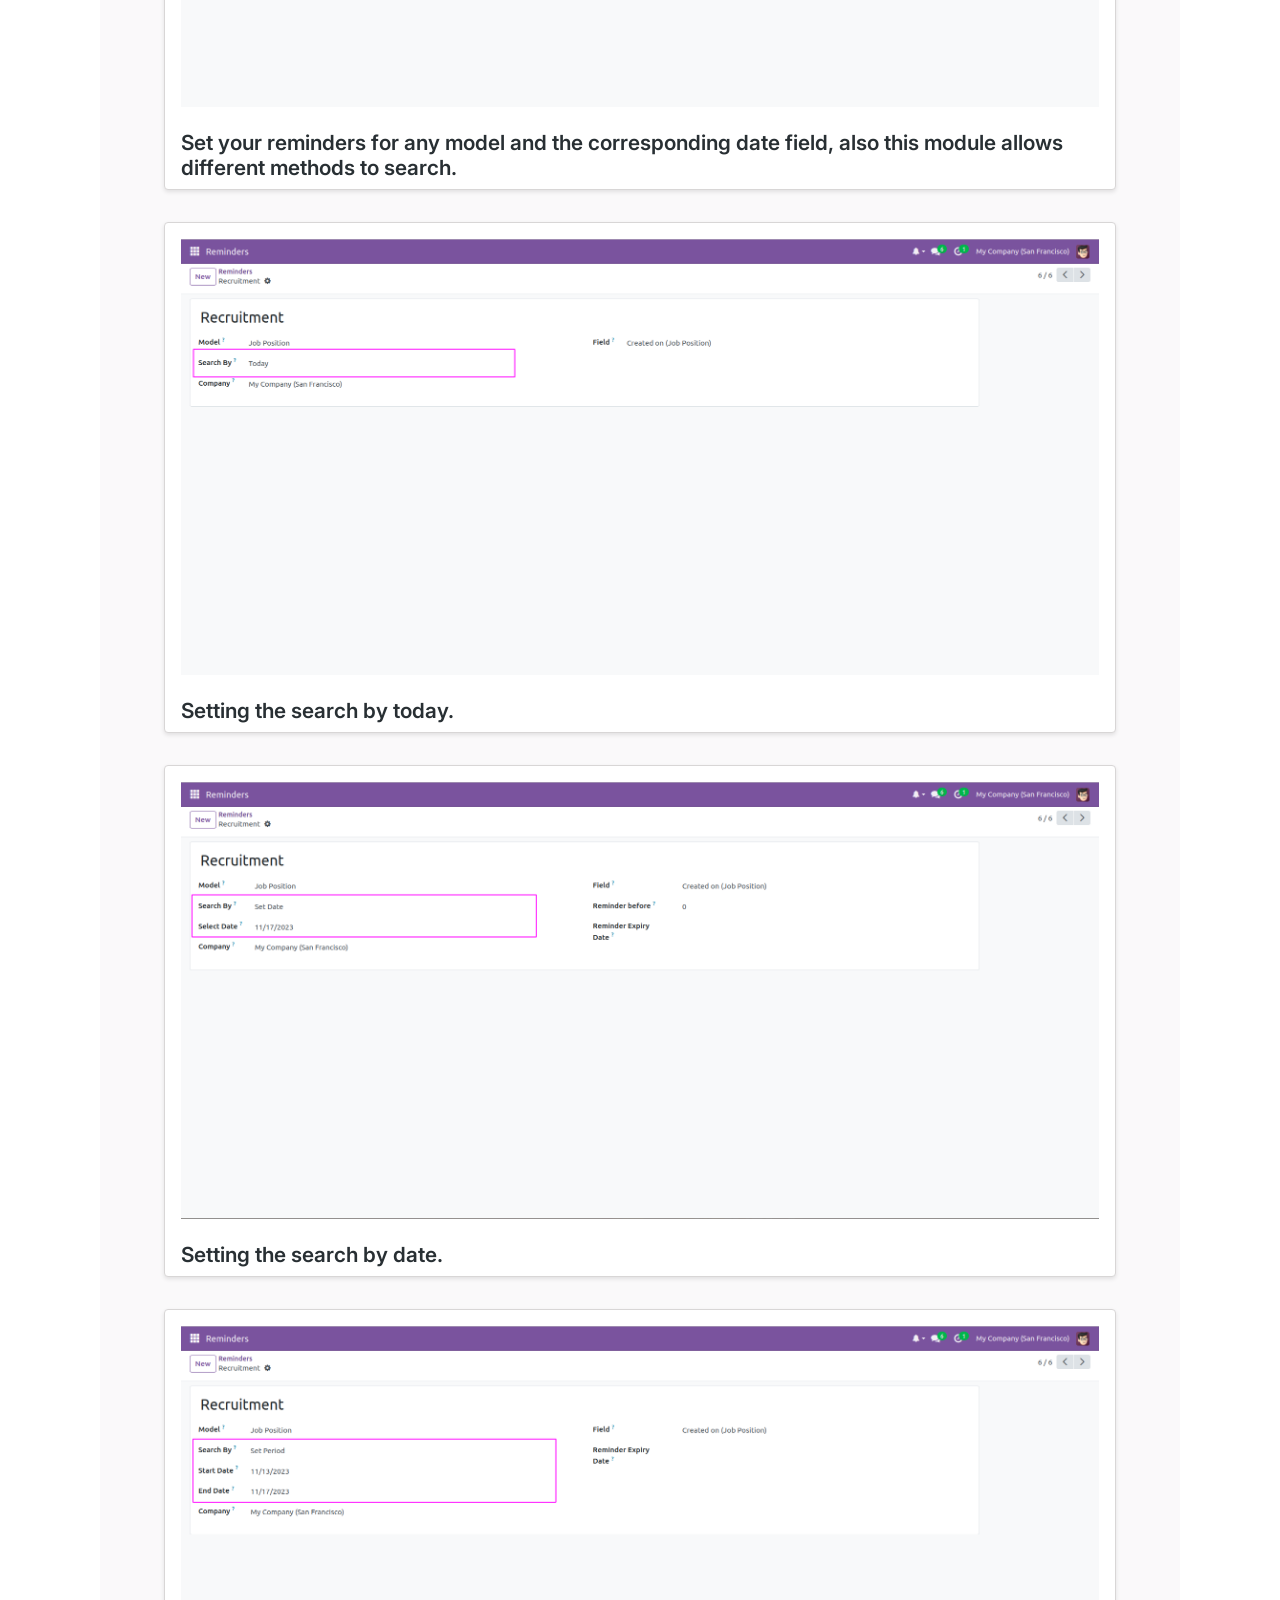
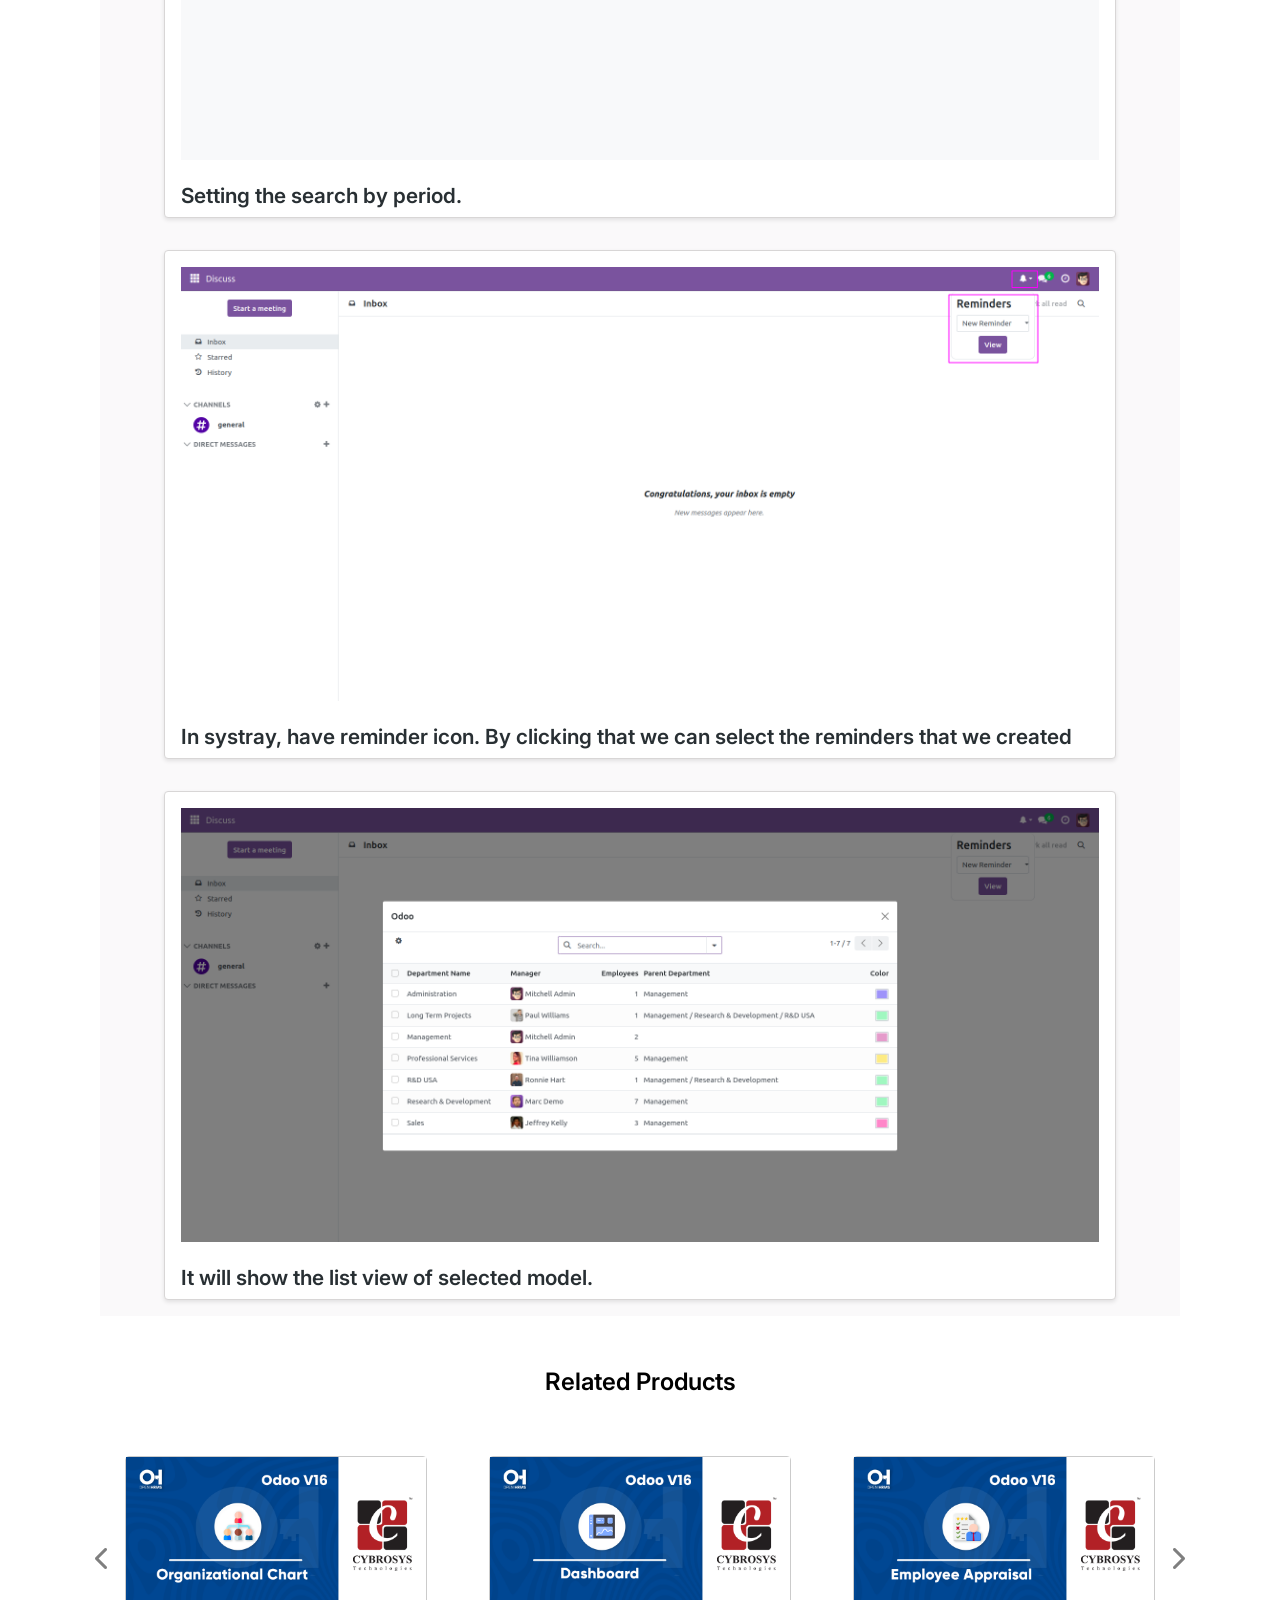
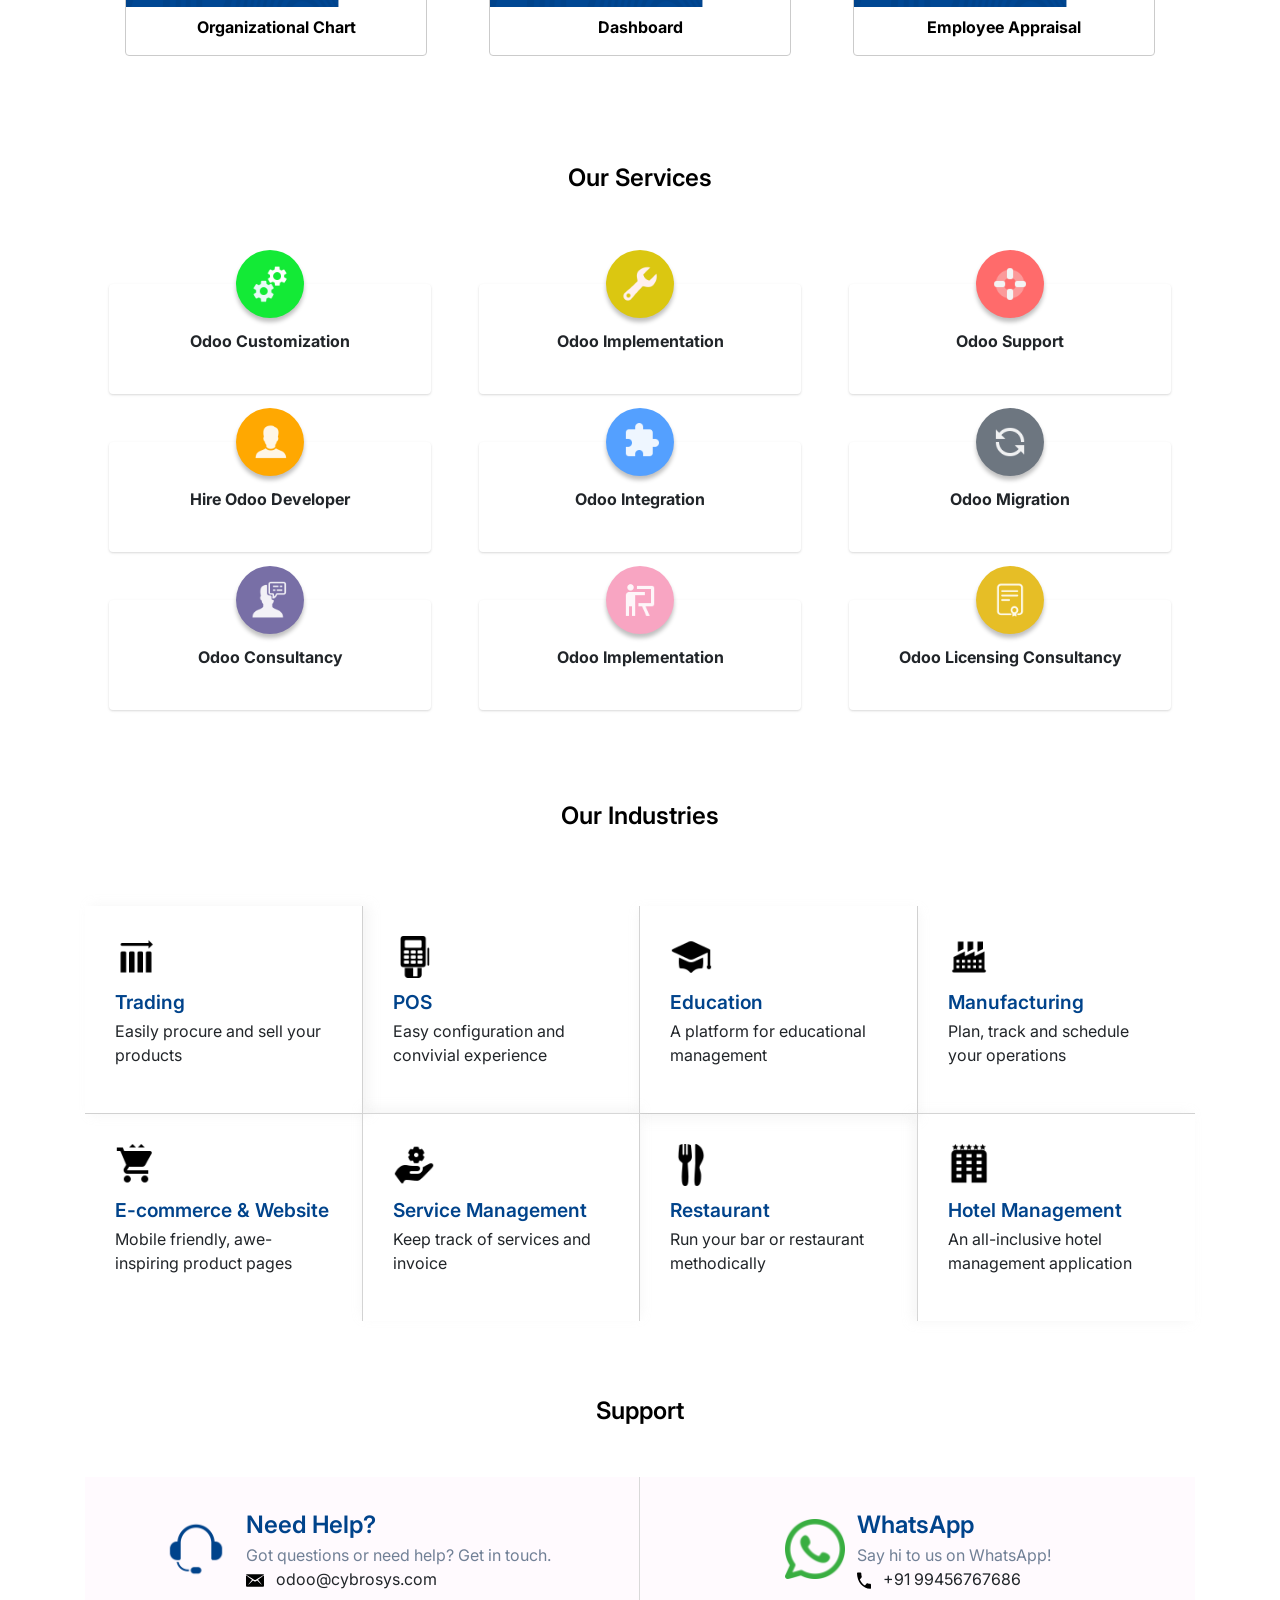
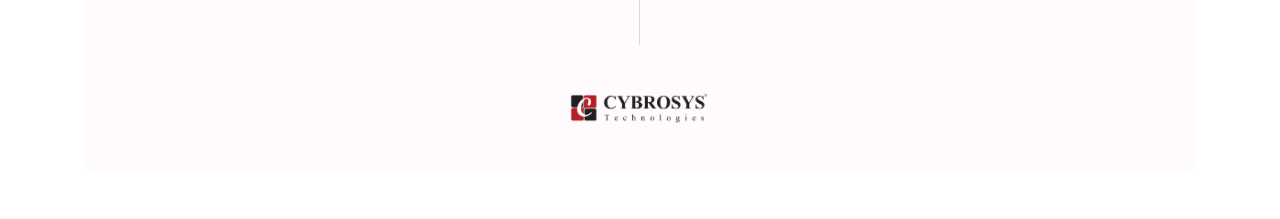
<file: addons/hr_reminder/static/description/index.html>
<!DOCTYPE html>
<html lang="en">
<head>
    <meta charset="UTF-8">
    <meta name="viewport" content="width=device-width, initial-scale=1.0">
    <title>Odoo App 3 Index</title>
    <!-- Bootstrap CSS -->
    <link rel="stylesheet"
          href="https://cdn.jsdelivr.net/npm/bootstrap@4.0.0/dist/css/bootstrap.min.css"
          integrity="sha384-Gn5384xqQ1aoWXA+058RXPxPg6fy4IWvTNh0E263XmFcJlSAwiGgFAW/dAiS6JXm"
          crossorigin="anonymous">
    <link rel="stylesheet"
          href="https://cdnjs.cloudflare.com/ajax/libs/font-awesome/6.2.1/css/all.min.css">
    <link rel="preconnect" href="https://fonts.googleapis.com">
    <link rel="preconnect" href="https://fonts.gstatic.com" crossorigin>
    <link href="https://fonts.googleapis.com/css2?family=Inter:wght@400;500;600;700;800&display=swap"
          rel="stylesheet">
</head>
<body>
<section>
    <div class="container"
         style="font-family: 'Inter', sans-serif !important;background-color: #fff !important;">
        <div class="row">
            <div class="col-sm-12 col-md-12 col-lg-12 d-flex justify-content-between flex-wrap align-items-sm-center"
                 style="border-bottom:1px solid rgba(0, 0, 0, 0.22)">
                <div class="my-3">
                    <img src="images/logo-horizontal (1).png"
                         style="width:auto !important; height:20px !important">
                </div>
                <div class="my-3 d-flex align-items-center">
                    <div class="text-center"
                         style="background-color:#017E84 !important;font-size: 0.8rem !important; color:#fff !important; font-weight:500 !important; padding:4px !important; margin:0 3px !important; border-radius:50px !important; min-width: 120px !important;">
                        Community
                    </div>
                </div>
            </div>
        </div>
        <div class="row">
            <div class="col-sm-12 col-md-12 col-lg-12 text-center d-flex align-items-center flex-column"
                 style="margin: 80px 0px !important;">
                <h1 style="font-size: 2.8rem;font-weight: 700; color:
                    #1A202C;">
                    Open HRMS Reminders Todo</h1>
                <p class="my-3 mb-4"
                   style="max-width: 80%; font-weight: 400 !important; line-height: 32px; color: #718096;">
                    Reminders Forget about Forgetting.
                </p>
                <div style="width: 80%;">
                    <img src="screenshots/hero.gif" class="img-responsive"
                         width="100%" height="auto">
                </div>
            </div>
        </div>
        <div class="container mt-5 mb-5">
            <div class="col-lg-12 d-flex flex-column justify-content-center align-items-center mt-4">
                <p class="m-0"
                   style="font-weight: 600; font-size: 24px; color:#00438B !important">
                    Key Highlights
                </p>
            </div>
            <div class="row py-4">
                <div class="col-md-6 col-sm-12 p-3">

                    <div class="d-flex   h-100" style="padding: 30px;border-radius: 12px;
                                    background: #FFF;
                                    box-shadow: 1px 2px 3px 0px rgba(0, 0, 0, 0.25); ">
                        <div style="width: 36px; height: 36px; border-radius: 50%; background: #00438B;
                                    display: flex; justify-content: center; align-items: center;
                                    margin-right: 10px;flex-shrink: 0;">
                            <i class="fa-solid fa-star  "
                               style="color: #fff;font-size:14px;"></i>
                        </div>
                        <div>
                            <p style="color: #1A202C;font-weight: 600;
                                      font-size: 1.2rem; margin-bottom: 2px;">
                                Available for Odoo Community</p>
                            <p class="m-0" style="color:#718096">This app is
                                available for Odoo Community.
                            </p>
                        </div>
                    </div>
                </div>
                <div class="col-md-6 col-sm-12 p-3">
                    <div class="d-flex   h-100" style="padding: 30px;border-radius: 12px;
                                    background: #FFF;
                                    box-shadow: 1px 2px 3px 0px rgba(0, 0, 0, 0.25); ">
                        <div style="width: 36px; height: 36px; border-radius: 50%; background:#00438B;
                                    display: flex; justify-content: center; align-items: center;
                                    margin-right: 10px;flex-shrink: 0;">
                            <i class="fa-solid fa-star  "
                               style="color: #fff;font-size:14px;"></i>
                        </div>
                        <div>
                            <p style="color: #1A202C;font-weight: 600;
                                      font-size: 1.2rem; margin-bottom: 2px;">
                                Free</p>
                            <p class="m-0" style="color:#718096">This app is
                                free.
                            </p>
                        </div>
                    </div>
                </div>
            </div>
        </div>

        <div class="container rounded">
            <ul class="nav nav-tabs d-flex"
                style="width: fit-content;margin: 0 auto;gap: 1rem;">
                <li class="col text-center py-2 text-nowrap "
                    style="color: #fff; background-color: #00438B;border-radius: 6px 6px 0px 0px;">
                    <a
                            class="active show" data-toggle="tab" href="#tab1"
                            style="color: #fff;font-weight: 500; background-color: #00438B; text-decoration: none;">
                        <i class="fa-regular fa-image  pr-2"
                           style="color: #fff;"></i>
                        Screenshots</a></li>
                <li class="col text-center py-2 text-nowrap "
                    style="color: #fff; background-color: #00438B;border-radius: 6px 6px 0px 0px;">
                    <a
                            data-toggle="tab" href="#tab2"
                            style="color: #fff;font-weight: 500;  text-decoration: none;"><i
                            class="fa-solid fa-star  pr-2"
                            style="color: #fff;"></i>Features</a></li>
                <li class="col text-center py-2 text-nowrap "
                    style="color: #fff; background-color: #00438B;border-radius: 6px 6px 0px 0px;">
                    <a
                            data-toggle="tab" href="#tab3"
                            style="color: #fff;font-weight: 500; text-decoration: none; background-color:#00438B;"><i
                            class="fa-solid fa-book-open  pr-2"
                            style="color: #fff;"></i>Released Notes</a></li>
            </ul>
            <div class="tab-content"
                 style="background-color: rgba(121, 113, 119, 0.04);">
                <div id="tab1" class="tab-pane fade in active show">
                    <div class="col-lg-12 py-2"
                         style="padding: 1rem 4rem !important;">
                        <div
                                style="border: 1px solid #d8d6d6; border-radius: 4px; background: #fff; box-shadow: 0 2px 4px rgba(0, 0, 0, 0.1);">
                            <div class="row justify-content-center p-3 w-100 m-0">
                                <img src="screenshots/1.png"
                                     class="img-responsive" width="100%"
                                     height="auto">
                            </div>
                            <div class="px-3">
                                <h4 class="mt-2"
                                    style=" font-weight:600 !important; color:#282F33 !important; font-size:1.3rem !important">
                                    Set your reminders for any model and the
                                    corresponding date field, also this module
                                    allows different methods to search.
                                </h4>
                            </div>

                        </div>
                    </div>
                    <div class="col-lg-12 py-2"
                         style="padding: 1rem 4rem !important;">
                        <div
                                style="border: 1px solid #d8d6d6; border-radius: 4px;  background: #fff; box-shadow: 0 2px 4px rgba(0, 0, 0, 0.1);">
                            <div class="row justify-content-center p-3 w-100 m-0">

                                <img src="screenshots/2.png"
                                     class="img-responsive" width="100%"
                                     height="auto">

                            </div>
                            <div class="px-3">
                                <h4 class="mt-2"
                                    style=" font-weight:600 !important; color:#282F33 !important; font-size:1.3rem !important">
                                    Setting the search by today.</h4>
                            </div>

                        </div>
                    </div>
                    <div class="col-lg-12 py-2"
                         style="padding: 1rem 4rem !important;">
                        <div
                                style="border: 1px solid #d8d6d6; border-radius: 4px; background: #fff; box-shadow: 0 2px 4px rgba(0, 0, 0, 0.1);">
                            <div class="row justify-content-center p-3 w-100 m-0">

                                <img src="screenshots/3.png"
                                     class="img-responsive" width="100%"
                                     height="auto">

                            </div>
                            <div class="px-3">
                                <h4 class="mt-2"
                                    style=" font-weight:600 !important; color:#282F33 !important; font-size:1.3rem !important">
                                    Setting the search by date.</h4>
                            </div>

                        </div>
                    </div>
                    <div class="col-lg-12 py-2"
                         style="padding: 1rem 4rem !important;">
                        <div
                                style="border: 1px solid #d8d6d6; border-radius: 4px; background: #fff; box-shadow: 0 2px 4px rgba(0, 0, 0, 0.1);">
                            <div class="row justify-content-center p-3 w-100 m-0">

                                <img src="screenshots/4.png"
                                     class="img-responsive" width="100%"
                                     height="auto">

                            </div>
                            <div class="px-3">
                                <h4 class="mt-2"
                                    style=" font-weight:600 !important; color:#282F33 !important; font-size:1.3rem !important">
                                    Setting the search by period.</h4>
                            </div>

                        </div>
                    </div>
                    <div class="col-lg-12 py-2"
                         style="padding: 1rem 4rem !important;">
                        <div
                                style="border: 1px solid #d8d6d6; border-radius: 4px; background: #fff; box-shadow: 0 2px 4px rgba(0, 0, 0, 0.1);">
                            <div class="row justify-content-center p-3 w-100 m-0">

                                <img src="screenshots/5.png"
                                     class="img-responsive" width="100%"
                                     height="auto">

                            </div>
                            <div class="px-3">
                                <h4 class="mt-2"
                                    style=" font-weight:600 !important; color:#282F33 !important; font-size:1.3rem !important">
                                    In systray, have reminder icon. By clicking
                                    that we can select the reminders that we
                                    created</h4>
                            </div>

                        </div>
                    </div>
                    <div class="col-lg-12 py-2"
                         style="padding: 1rem 4rem !important;">
                        <div
                                style="border: 1px solid #d8d6d6; border-radius: 4px; background: #fff; box-shadow: 0 2px 4px rgba(0, 0, 0, 0.1);">
                            <div class="row justify-content-center p-3 w-100 m-0">

                                <img src="screenshots/6.png"
                                     class="img-responsive" width="100%"
                                     height="auto">

                            </div>
                            <div class="px-3">
                                <h4 class="mt-2"
                                    style=" font-weight:600 !important; color:#282F33 !important; font-size:1.3rem !important">
                                    It will show the list view of selected
                                    model.</h4>
                            </div>

                        </div>
                    </div>
                </div>

                <div id="tab2" class="tab-pane fade">
                    <div class="col-mg-12" style="padding: 1rem 4rem;">
                        <ul style="list-style: none; padding: 1rem 0;font-weight: 500;">
                            <li class="py-3"
                                style="font-weight: 500;background-color: #fff; border-radius: 4px; padding: 1rem; margin-bottom: 1rem; box-shadow: 0 2px 4px rgba(0, 0, 0, 0.1);">
                                    <span style="margin-right: 12px;"><img
                                            src="images/star (1) 2.svg" alt=""
                                            width="16px"></span>Set the reminder
                                for different models.
                            </li>
                            <li class="py-3"
                                style="font-weight: 500;background-color: #fff; border-radius: 4px; padding: 1rem; margin-bottom: 1rem; box-shadow: 0 2px 4px rgba(0, 0, 0, 0.1);">
                                    <span style="margin-right: 12px;"><img
                                            src="images/star (1) 2.svg" alt=""
                                            width="16px"></span>Different types
                                of search options.
                            </li>
                            <li class="py-3"
                                style="font-weight: 500;background-color: #fff; border-radius: 4px; padding: 1rem; margin-bottom: 1rem; box-shadow: 0 2px 4px rgba(0, 0, 0, 0.1);">
                                    <span style="margin-right: 12px;"><img
                                            src="images/star (1) 2.svg" alt=""
                                            width="16px"></span>Today: Compares
                                to the current date.
                            </li>
                            <li class="py-3"
                                style="font-weight: 500;background-color: #fff; border-radius: 4px; padding: 1rem; margin-bottom: 1rem; box-shadow: 0 2px 4px rgba(0, 0, 0, 0.1);">
                                    <span style="margin-right: 12px;"><img
                                            src="images/star (1) 2.svg" alt=""
                                            width="16px"></span>Set Date:
                                Compares with the given date.
                            </li>
                            <li class="py-3"
                                style="font-weight: 500;background-color: #fff; border-radius: 4px; padding: 1rem; margin-bottom: 1rem; box-shadow: 0 2px 4px rgba(0, 0, 0, 0.1);">
                                    <span style="margin-right: 12px;"><img
                                            src="images/star (1) 2.svg" alt=""
                                            width="16px"></span>Set Period:
                                Reminder is set between a time range(Start date
                                - End date).
                            </li>
                        </ul>
                    </div>
                </div>
                <div id="tab3" class="tab-pane fade">
                    <div class="col-mg-12 active" style="padding: 1rem 4rem;">
                        <div class="py-3"
                             style="font-weight: 500;background-color: #fff; border-radius: 4px; padding: 1rem; box-shadow: 0 2px 4px rgba(0, 0, 0, 0.1);">
                            <div class="d-flex mb-3"
                                 style="font-size: 0.8rem; font-weight: 500;"><span>Version
                                        17.0.1</span><span class="px-2">|</span><span
                                    style="color: #00438B;font-weight: 600;">Released on:24th November 2023</span>
                            </div>
                            <p class="m-0"
                               style=" color:#718096!important; font-size:1rem !important;line-height: 28px;">
                                Initial Commit for Open HRMS Reminders Todo</p>
                        </div>
                    </div>
                </div>
            </div>
        </div>
        <div class="container mt-5">
            <div class="col-lg-12 d-flex flex-column justify-content-center align-items-center mt-5">
                <p class="m-0"
                   style="font-weight: 600; font-size: 24px; color:#000 !important">
                    Related Products</p>
            </div>
        </div>
        <div id="myCarousel" class="carousel slide py-3" data-ride="carousel">
            <div class="carousel-inner">
                <div class="carousel-item active">
                    <div class="row p-4">
                        <div class="col">

                            <div class="p-3">
                                <a href="https://apps.odoo.com/apps/modules/16.0/hr_organizational_chart/"
                                   style="color: #000; text-decoration: none;">
                                    <div style="border:1px solid #CBCBCB !important;border-radius: 4px;">
                                        <div style="width: 300px; ">
                                            <img src="modules/1.png" alt=""
                                                 width="100%" height="auto">

                                        </div>
                                        <p class="text-center pt-2 text-black font-weight-bold">
                                            Organizational Chart</p>
                                    </div>
                                </a>
                            </div>
                        </div>
                        <div class="col">
                            <div class="p-3">
                                <a href="https://apps.odoo.com/apps/modules/16.0/hrms_dashboard/#"
                                   style="color: #000; text-decoration: none;">
                                    <div style="border:1px solid #CBCBCB !important;border-radius: 4px;">
                                        <div style="width: 300px; ">
                                            <img src="modules/2.png" alt=""
                                                 width="100%" height="auto">
                                        </div>
                                        <p class="text-center pt-2 text-black font-weight-bold">
                                            Dashboard</p>
                                    </div>
                                </a>
                            </div>
                        </div>
                        <div class="col">
                            <div class="p-3">
                                <a href="https://apps.odoo.com/apps/modules/16.0/oh_appraisal/"
                                   style="color: #000; text-decoration: none;">
                                    <div style="border:1px solid #CBCBCB !important;border-radius: 4px;">
                                        <div style="width: 300px; ">
                                            <img src="modules/3.png" alt=""
                                                 width="100%" height="auto">
                                        </div>
                                        <p class="text-center pt-2 text-black font-weight-bold">
                                            Employee Appraisal</p>
                                    </div>
                                </a>
                            </div>
                        </div>
                    </div>
                </div>
                <div class="carousel-item">
                    <div class="row p-4">
                        <div class="col">
                            <div class="p-3">
                                <a href="https://apps.odoo.com/apps/modules/16.0/oh_hr_zk_attendance/"
                                   style="color: #000; text-decoration: none;">
                                    <div style="border:1px solid #CBCBCB !important;border-radius: 4px;">
                                        <div style="width: 300px; ">
                                            <img src="modules/4.png" alt=""
                                                 width="100%" height="auto">
                                        </div>
                                        <p class="text-center pt-2 text-black font-weight-bold">
                                            Biometric Device Integration</p>
                                    </div>
                                </a>
                            </div>
                        </div>
                        <div class="col">
                            <div class="p-3">
                                <a href="https://apps.odoo.com/apps/modules/16.0/ohrms_salary_advance/#"
                                   style="color: #000; text-decoration: none;">
                                    <div style="border:1px solid #CBCBCB !important;border-radius: 4px;">
                                        <div style="width: 300px;">
                                            <img src="modules/5.png" alt=""
                                                 width="100%" height="auto">
                                        </div>
                                        <p class="text-center pt-2 text-black font-weight-bold">
                                            HRMS Advance Salary</p>
                                    </div>
                                </a>
                            </div>
                        </div>
                        <div class="col">
                            <div class="p-3">
                                <a href="https://apps.odoo.com/apps/modules/16.0/ohrms_loan/"
                                   style="color: #000; text-decoration: none;">
                                    <div style="border:1px solid #CBCBCB !important;border-radius: 4px;">
                                        <div style="width: 300px;">
                                            <img src="modules/6.png" alt=""
                                                 width="100%" height="auto">
                                        </div>
                                        <p class="text-center pt-2 text-black font-weight-bold">
                                            Loan Management</p>
                                    </div>
                                </a>
                            </div>
                        </div>
                    </div>
                </div>
            </div>
            <a class="carousel-control-prev" href="#myCarousel"
               data-slide="prev" style="width: 35px; color: #000;">
                    <span class="carousel-control-prev-icon">
                        <i class="fa fa-chevron-left"
                           style="font-size: 24px;"></i>
                    </span>
            </a>
            <a class="carousel-control-next" href="#myCarousel"
               data-slide="next" style="width: 35px; color: #000;">
                    <span class="carousel-control-next-icon">
                        <i class="fa fa-chevron-right"
                           style="font-size: 24px;"></i>
                    </span>
            </a>
        </div>
        <div class="container mt-5">
            <div class="col-lg-12 d-flex flex-column justify-content-center align-items-center mt-4">
                <p class="m-0"
                   style="font-weight: 600; font-size: 24px; color:#000 !important">
                    Our Services</p>
            </div>
        </div>
        <div class="container my-5">
            <div class="row py-3">
                <div class="col-md-4 col-sm-6 px-4 py-4">
                    <div
                            style="background-color: #fff; padding: 25px; text-align: center;  box-shadow: rgba(0, 0, 0, 0.1) 0px 1px 3px 0px, rgba(0, 0, 0, 0.06) 0px 1px 2px 0px; position: relative;border-radius: 4px;">

                        <div style="position: absolute; top: 0%; left: 50%; transform: translate(-50%, -50%);">
                            <div style="background-color:#13EA36 ; border-radius: 50%; padding: 15px;    width: 68px;
                                    height: 68px; display: inline-block; box-shadow:0px 4px 4px rgba(0, 0, 0, 0.25);">
                                <img src="images/cogs.png" alt="service-icon"
                                     width="38px" height="auto">
                            </div>
                        </div>
                        <p style="margin-top: 20px; font-weight: bold;">Odoo
                            Customization</p>
                    </div>
                </div>
                <div class="col-md-4 col-sm-6 px-4 py-4">
                    <div
                            style="background-color: #fff; padding: 25px; text-align: center; box-shadow: rgba(0, 0, 0, 0.1) 0px 1px 3px 0px, rgba(0, 0, 0, 0.06) 0px 1px 2px 0px; position: relative;border-radius: 4px;">

                        <div style="position: absolute; top: 0%; left: 50%; transform: translate(-50%, -50%);">
                            <div style="background-color:#DBC711; border-radius: 50%; padding: 15px;    width: 68px;
                                    height: 68px; display: inline-block; box-shadow:0px 4px 4px rgba(0, 0, 0, 0.25);">
                                <img src="images/wrench.png" alt="service-icon"
                                     width="38px" height="auto">
                            </div>
                        </div>
                        <p style="margin-top: 20px; font-weight: bold;">Odoo
                            Implementation</p>
                    </div>
                </div>
                <div class="col-md-4 col-sm-6 px-4 py-4">
                    <div
                            style="background-color: #fff; padding: 25px; text-align: center;  box-shadow: rgba(0, 0, 0, 0.1) 0px 1px 3px 0px, rgba(0, 0, 0, 0.06) 0px 1px 2px 0px; position: relative; border-radius: 4px;">

                        <div style="position: absolute; top: 0%; left: 50%; transform: translate(-50%, -50%);">
                            <div style="background-color:#FF6B6B ; border-radius: 50%; padding: 15px;    width: 68px;
                                    height: 68px; display: inline-block; box-shadow:0px 4px 4px rgba(0, 0, 0, 0.25);">
                                <img src="images/lifebuoy.png"
                                     alt="service-icon" width="38px"
                                     height="auto">
                            </div>
                        </div>
                        <p style="margin-top: 20px; font-weight: bold;">Odoo
                            Support</p>

                    </div>
                </div>
                <div class="col-md-4 col-sm-6 px-4 py-4">
                    <div
                            style="background-color: #fff; padding: 25px; text-align: center; box-shadow: rgba(0, 0, 0, 0.1) 0px 1px 3px 0px, rgba(0, 0, 0, 0.06) 0px 1px 2px 0px; position: relative; border-radius: 4px;">

                        <div style="position: absolute; top: 0%; left: 50%; transform: translate(-50%, -50%);">
                            <div style="background-color:#FFA801 ; border-radius: 50%; padding: 15px;    width: 68px;
                                    height: 68px; display: inline-block; box-shadow:0px 4px 4px rgba(0, 0, 0, 0.25);">
                                <img src="images/user.png" alt="service-icon"
                                     width="38px" height="auto">
                            </div>
                        </div>
                        <p style="margin-top: 20px; font-weight: bold;">Hire
                            Odoo Developer</p>

                    </div>
                </div>
                <div class="col-md-4 col-sm-6 px-4 py-4">
                    <div
                            style="background-color: #fff; padding: 25px; text-align: center;  box-shadow: rgba(0, 0, 0, 0.1) 0px 1px 3px 0px, rgba(0, 0, 0, 0.06) 0px 1px 2px 0px; position: relative; border-radius: 4px;">

                        <div style="position: absolute; top: 0%; left: 50%; transform: translate(-50%, -50%);">
                            <div style="background-color:#54A0FF; border-radius: 50%; padding: 15px;    width: 68px;
                                    height: 68px; display: inline-block; box-shadow:0px 4px 4px rgba(0, 0, 0, 0.25);">
                                <img src="images/puzzle.png" alt="service-icon"
                                     width="38px" height="auto">
                            </div>
                        </div>
                        <p style="margin-top: 20px; font-weight: bold;">Odoo
                            Integration</p>

                    </div>
                </div>
                <div class="col-md-4 col-sm-6 px-4 py-4">
                    <div
                            style="background-color: #fff; padding: 25px; text-align: center;  box-shadow: rgba(0, 0, 0, 0.1) 0px 1px 3px 0px, rgba(0, 0, 0, 0.06) 0px 1px 2px 0px; position: relative;border-radius: 4px;">

                        <div style="position: absolute; top: 0%; left: 50%; transform: translate(-50%, -50%);">
                            <div style="background-color:#6D7680 ; border-radius: 50%; padding: 15px;    width: 68px;
                                    height: 68px; display: inline-block; box-shadow:0px 4px 4px rgba(0, 0, 0, 0.25);">
                                <img src="images/update.png" alt="service-icon"
                                     width="38px" height="auto">
                            </div>
                        </div>
                        <p style="margin-top: 20px; font-weight: bold;">Odoo
                            Migration</p>

                    </div>
                </div>
                <div class="col-md-4 col-sm-6 px-4 py-4">
                    <div
                            style="background-color: #fff; padding: 25px; text-align: center;  box-shadow: rgba(0, 0, 0, 0.1) 0px 1px 3px 0px, rgba(0, 0, 0, 0.06) 0px 1px 2px 0px; position: relative;border-radius: 4px;">

                        <div style="position: absolute; top: 0%; left: 50%; transform: translate(-50%, -50%);">
                            <div style="background-color:#786FA6 ; border-radius: 50%; padding: 15px;    width: 68px;
                                    height: 68px; display: inline-block; box-shadow:0px 4px 4px rgba(0, 0, 0, 0.25);">
                                <img src="images/consultation.png"
                                     alt="service-icon" width="38px"
                                     height="auto">
                            </div>
                        </div>
                        <p style="margin-top: 20px; font-weight: bold;">Odoo
                            Consultancy</p>

                    </div>
                </div>
                <div class="col-md-4 col-sm-6 px-4 py-4">
                    <div
                            style="background-color: #fff; padding: 25px; text-align: center; box-shadow: rgba(0, 0, 0, 0.1) 0px 1px 3px 0px, rgba(0, 0, 0, 0.06) 0px 1px 2px 0px;position: relative;border-radius: 4px;">

                        <div style="position: absolute; top: 0%; left: 50%; transform: translate(-50%, -50%);">
                            <div style="background-color:#F8A5C2 ; border-radius: 50%; padding: 15px;    width: 68px;
                                    height: 68px; display: inline-block; box-shadow:0px 4px 4px rgba(0, 0, 0, 0.25);">
                                <img src="images/training.png"
                                     alt="service-icon" width="38px"
                                     height="auto">
                            </div>
                        </div>
                        <p style="margin-top: 20px; font-weight: bold;">Odoo
                            Implementation</p>

                    </div>
                </div>
                <div class="col-md-4 col-sm-6 px-4 py-4">
                    <div
                            style="background-color: #fff; padding: 25px; text-align: center;  box-shadow: rgba(0, 0, 0, 0.1) 0px 1px 3px 0px, rgba(0, 0, 0, 0.06) 0px 1px 2px 0px; position: relative;border-radius: 4px;">

                        <div style="position: absolute; top: 0%; left: 50%; transform: translate(-50%, -50%);">
                            <div style="background-color:#E6BE26; border-radius: 50%; padding: 15px;    width: 68px;
                                    height: 68px; display: inline-block; box-shadow:0px 4px 4px rgba(0, 0, 0, 0.25);">
                                <img src="images/license.png" alt="service-icon"
                                     width="38px" height="auto">
                            </div>
                        </div>
                        <p style="margin-top: 20px; font-weight: bold;">Odoo
                            Licensing Consultancy</p>

                    </div>
                </div>
            </div>
        </div>


        <div class="container mt-5">
            <div class="col-lg-12 d-flex flex-column justify-content-center align-items-center mt-4">
                <p class="m-0"
                   style="font-weight: 600; font-size: 24px; color:#000 !important">
                    Our Industries</p>

            </div>

        </div>
        <div class="container">
            <div class="row my-5 py-4">
                <div class="col-md-3 col-sm-6 p-0">
                    <div class="d-flex flex-column h-100 "
                         style="border-right: 1px solid rgb(209, 209, 209); border-bottom: 1px solid  rgb(209, 209, 209); padding: 30px; box-shadow: 6px 0 10px rgba(228, 227, 227, 0.373);">
                        <img src="images/trading-black.png" width="42px"
                             height="auto" alt="">
                        <p style="color:#00438B;font-weight: 600; margin-top: 10px;
                           font-size: 1.2rem; margin-bottom: 2px;">Trading</p>
                        <p>Easily procure and sell your products</p>
                    </div>
                </div>
                <div class="col-md-3 col-sm-6  p-0">
                    <div class="d-flex flex-column h-100"
                         style="border-right: 1px solid rgb(209, 209, 209);border-bottom: 1px solid  rgb(209, 209, 209); padding: 30px;">
                        <img src="images/pos-black.png" width="42px"
                             height="auto" alt="">
                        <p style="color:#00438B;font-weight: 600; margin-top: 10px;
                            font-size: 1.2rem; margin-bottom: 2px;">POS</p>
                        <p>Easy configuration and convivial experience</p>
                    </div>
                </div>
                <div class="col-md-3 col-sm-6  p-0">
                    <div class="d-flex flex-column h-100"
                         style="border-right: 1px solid  rgb(209, 209, 209);border-bottom: 1px solid   rgba(0, 0, 0, 0.2); padding: 30px; box-shadow: 0 5px 10px  rgba(228, 227, 227, 0.373)">
                        <img src="images/education-black.png" width="42px"
                             height="auto" alt="">
                        <p style="color:#00438B;font-weight: 600; margin-top: 10px;
                            font-size: 1.2rem; margin-bottom: 2px;">
                            Education</p>
                        <p>A platform for educational management</p>
                    </div>
                </div>
                <div class="col-md-3 col-sm-6  p-0">
                    <div class="d-flex flex-column h-100"
                         style="border-bottom: 1px solid  rgb(209, 209, 209); padding: 30px; ">
                        <img src="images/manufacturing-black.png" width="42px"
                             height="auto" alt="">
                        <p style="color:#00438B;font-weight: 600; margin-top: 10px;
                            font-size: 1.2rem; margin-bottom: 2px;">
                            Manufacturing</p>
                        <p>Plan, track and schedule your operations</p>
                    </div>
                </div>
                <div class="col-md-3 col-sm-6 p-0">
                    <div class="d-flex flex-column h-100"
                         style="border-right: 1px solid  rgb(209, 209, 209); padding: 30px;">
                        <img src="images/ecom-black.png" width="42px"
                             height="auto" alt="">
                        <p style="color:#00438B;font-weight: 600; margin-top: 10px;
                            font-size: 1.2rem; margin-bottom: 2px;">E-commerce &
                            Website</p>
                        <p>Mobile friendly, awe-inspiring product pages</p>
                    </div>
                </div>
                <div class="col-md-3 col-sm-6   p-0">
                    <div class="d-flex flex-column h-100"
                         style="border-right: 1px solid  rgb(209, 209, 209); padding: 30px;box-shadow: 0 -5px 10px  rgba(228, 227, 227, 0.373);">
                        <img src="images/service-black.png" width="42px"
                             height="auto" alt="">
                        <p style="color:#00438B;font-weight: 600; margin-top: 10px;
                            font-size: 1.2rem; margin-bottom: 2px;">Service
                            Management</p>
                        <p>Keep track of services and invoice</p>
                    </div>
                </div>
                <div class="col-md-3 col-sm-6    p-0">
                    <div class="d-flex flex-column h-100"
                         style="border-right: 1px solid  rgb(209, 209, 209); padding: 30px; ">
                        <img src="images/restaurant-black.png" width="42px"
                             height="auto" alt="">
                        <p style="color: #00438B;font-weight: 600; margin-top: 10px;
                            font-size: 1.2rem; margin-bottom: 2px;">
                            Restaurant</p>
                        <p>Run your bar or restaurant methodically</p>
                    </div>
                </div>
                <div class="col-md-3 col-sm-6   p-0">
                    <div class="d-flex flex-column h-100"
                         style=" padding: 30px;box-shadow: -5px 0 10px  rgba(228, 227, 227, 0.373);">
                        <img src="images/hotel-black.png" width="42px"
                             height="auto" alt="">
                        <p style="color:#00438B;font-weight: 600; margin-top: 10px;
                            font-size: 1.2rem; margin-bottom: 2px;">Hotel
                            Management</p>
                        <p>An all-inclusive hotel management application</p>
                    </div>
                </div>
            </div>
        </div>


        <div class="container mt-5">
            <div class="col-lg-12 d-flex flex-column justify-content-center align-items-center mt-5">
                <p class="m-0"
                   style="font-weight: 600; font-size: 24px; color:#000 !important">
                    Support</p>

            </div>

        </div>

        <div class="container my-5">
            <div class="row" style="background-color: #FFFAFE;">
                <div class="col-md-6 pb-4  d-flex align-items-center justify-content-center"
                     style="border-right: 1px solid #D9D9D9;">
                    <div style="padding: 30px;">
                        <div class="d-flex align-items-center">
                            <img src="images/support (3).png" alt=""
                                 width="60px" style="margin-right: 12px;">
                            <div style="padding: 0px 8px;">
                                    <span
                                            style="color: #00438B;font-size: 24px;font-weight: 600;padding-bottom: 1rem;">Need
                                        Help?</span>
                                <p class="m-0" style="color:#718096;">Got
                                    questions or need help? Get in touch.</p>
                                <div style="font-weight: 400;"><span><img
                                        src="images/support-email.svg" alt=""
                                        width="18px"
                                        style="filter: invert(1);margin-right: 0.8rem;"></span>odoo@cybrosys.com
                                </div>
                            </div>
                        </div>

                    </div>

                </div>

                <div class="col-md-6 pb-4 d-flex align-items-center justify-content-center">
                    <div style="padding: 30px;">
                        <div class="d-flex align-items-center">
                            <img src="images/whatsapp 1.svg" alt="" width="60px"
                                 style="margin-right: 12px;">
                            <div>
                                <span style="color: #00438B;font-size: 24px;font-weight: 600;">WhatsApp</span>
                                <p class="m-0" style="color:#718096;">Say hi to
                                    us on WhatsApp!</p>
                                <div style="font-weight: 400; font-size: 16px;"><span><img
                                        src="images/phone.svg"
                                        alt="" width="14px"
                                        style="filter: invert(1); margin-right: 0.8rem;"></span>+91
                                    99456767686
                                </div>
                            </div>

                        </div>


                    </div>

                </div>
                <div class="col-12 d-flex ">
                    <div class="my-5 mx-auto">
                        <img src="images/Cybrosys R.png"
                             style="width:auto !important; height:30px !important">
                    </div>
                </div>
            </div>
        </div>
    </div>


</section>

<!-- Optional JavaScript -->
<!-- jQuery first, then Popper.js, then Bootstrap JS -->
<script src="https://ajax.googleapis.com/ajax/libs/jquery/3.5.1/jquery.min.js"></script>
<script src="https://maxcdn.bootstrapcdn.com/bootstrap/4.5.2/js/bootstrap.min.js"></script>

</body>

</html>
</file>
